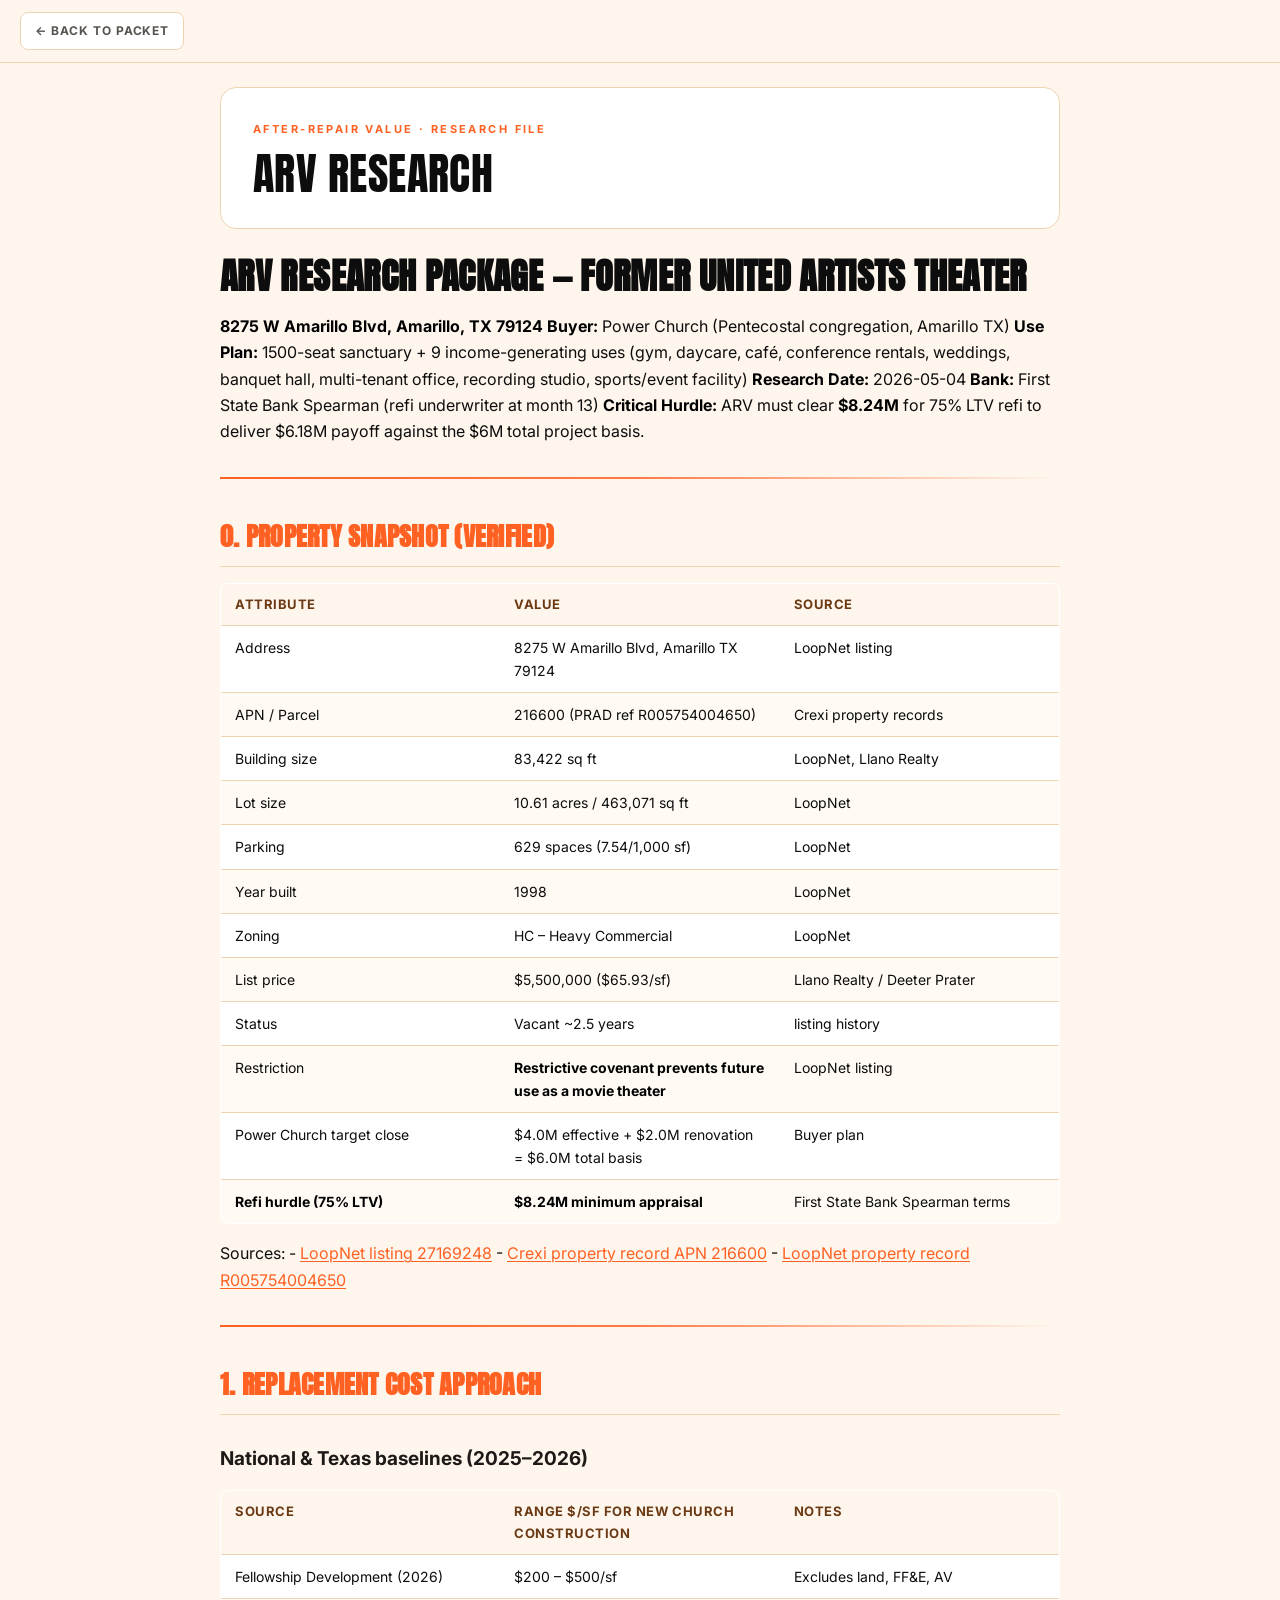
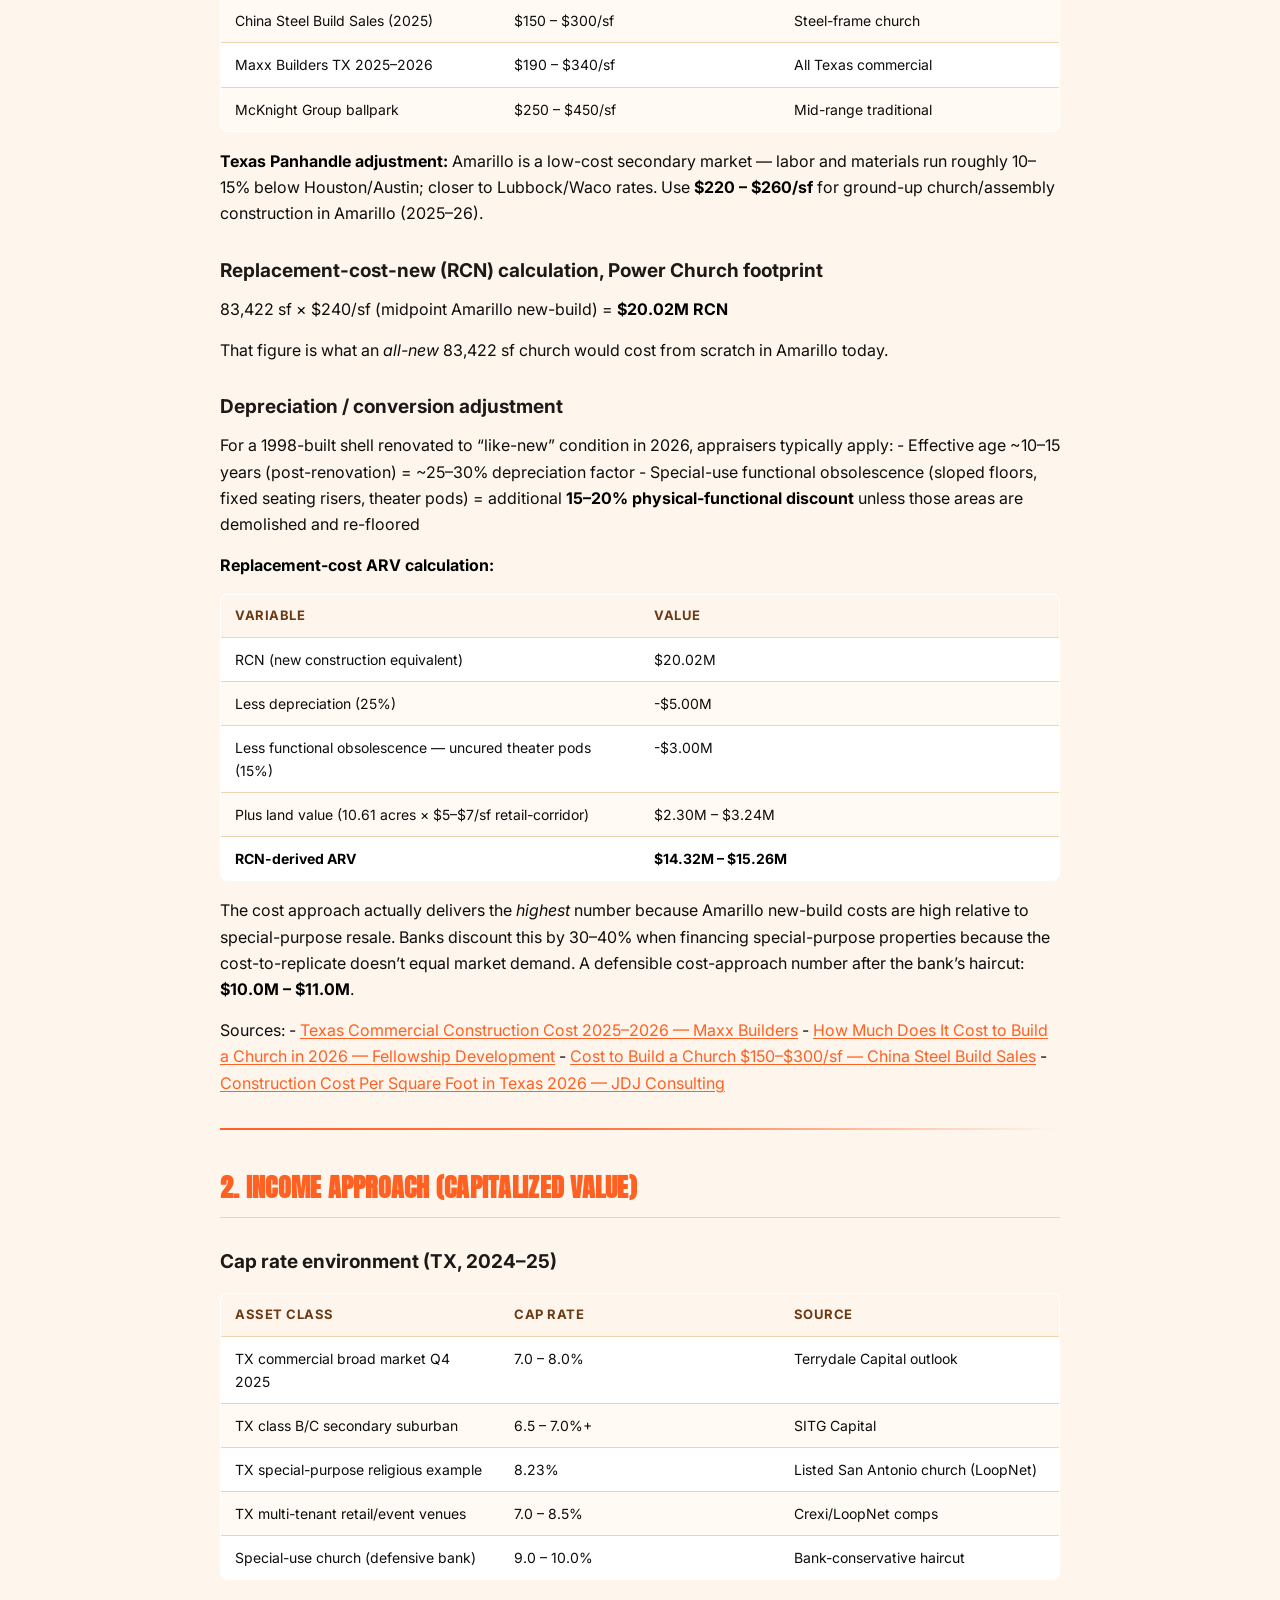
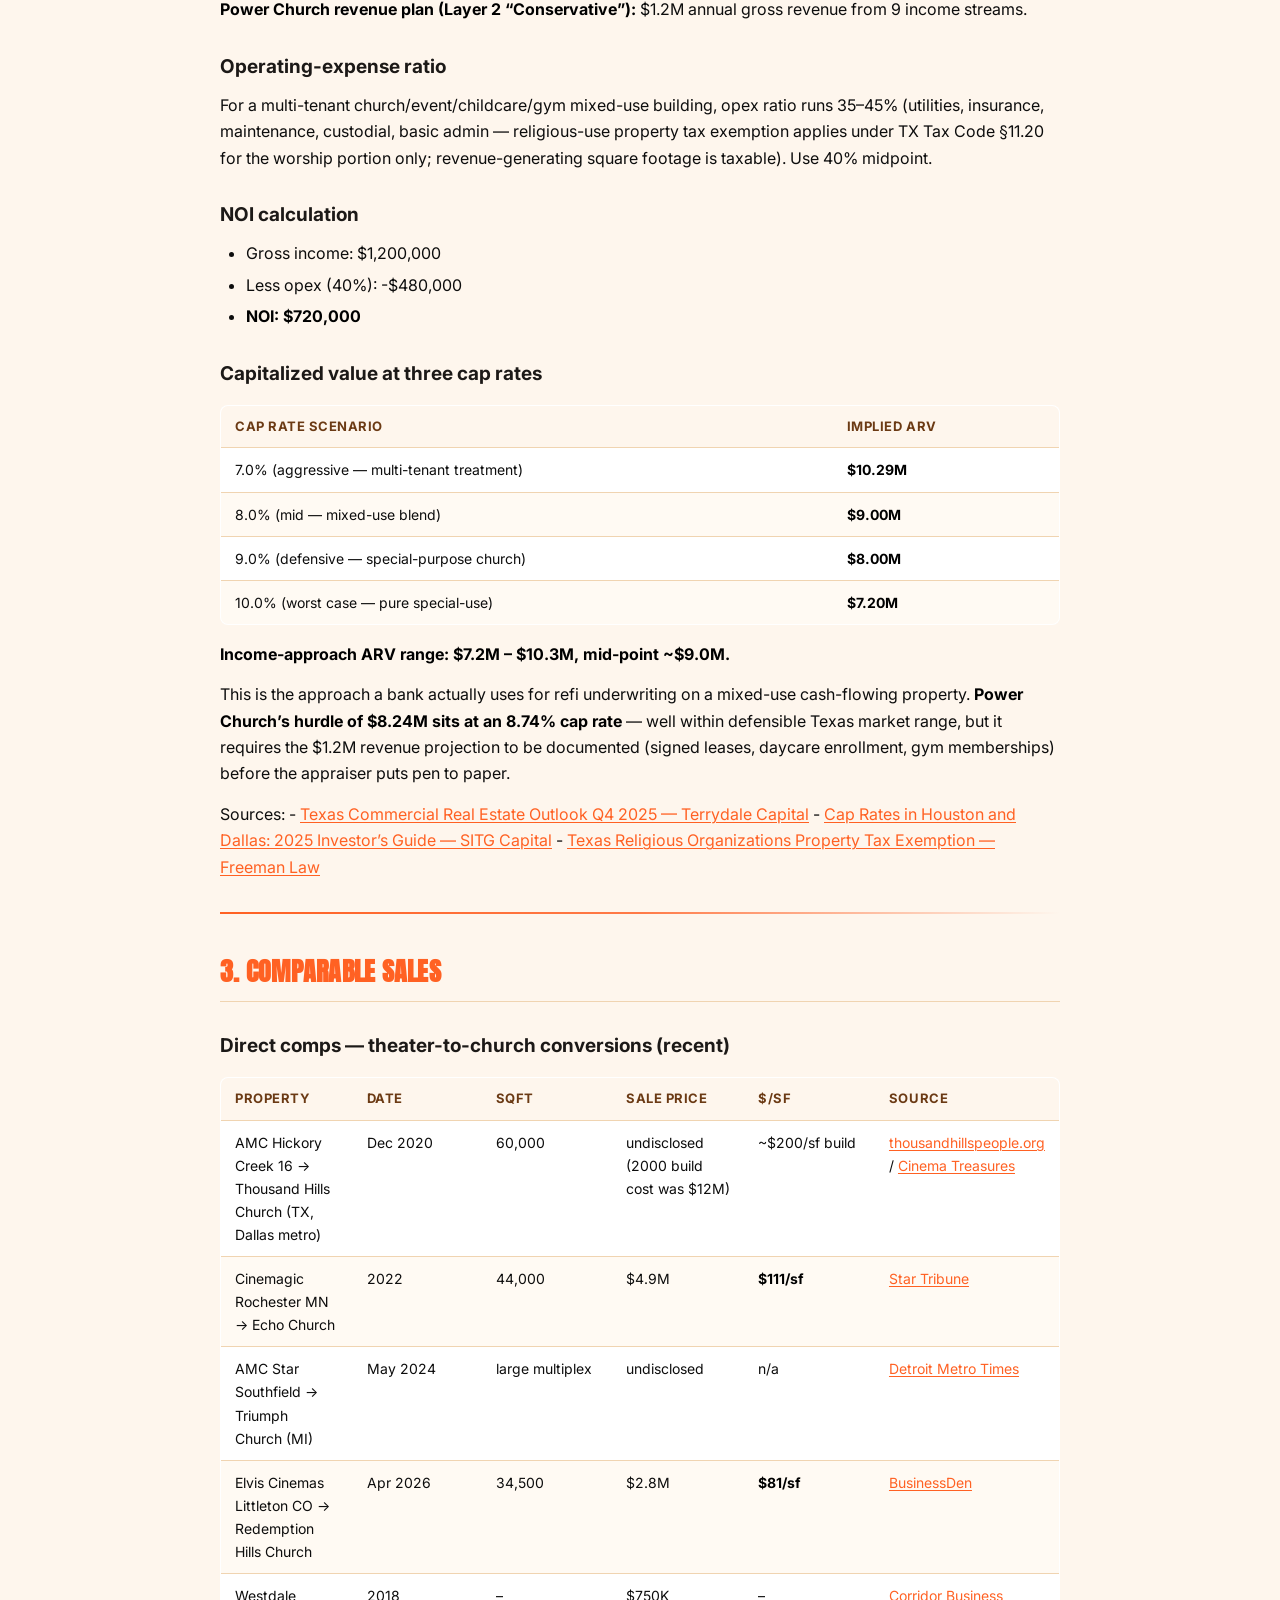
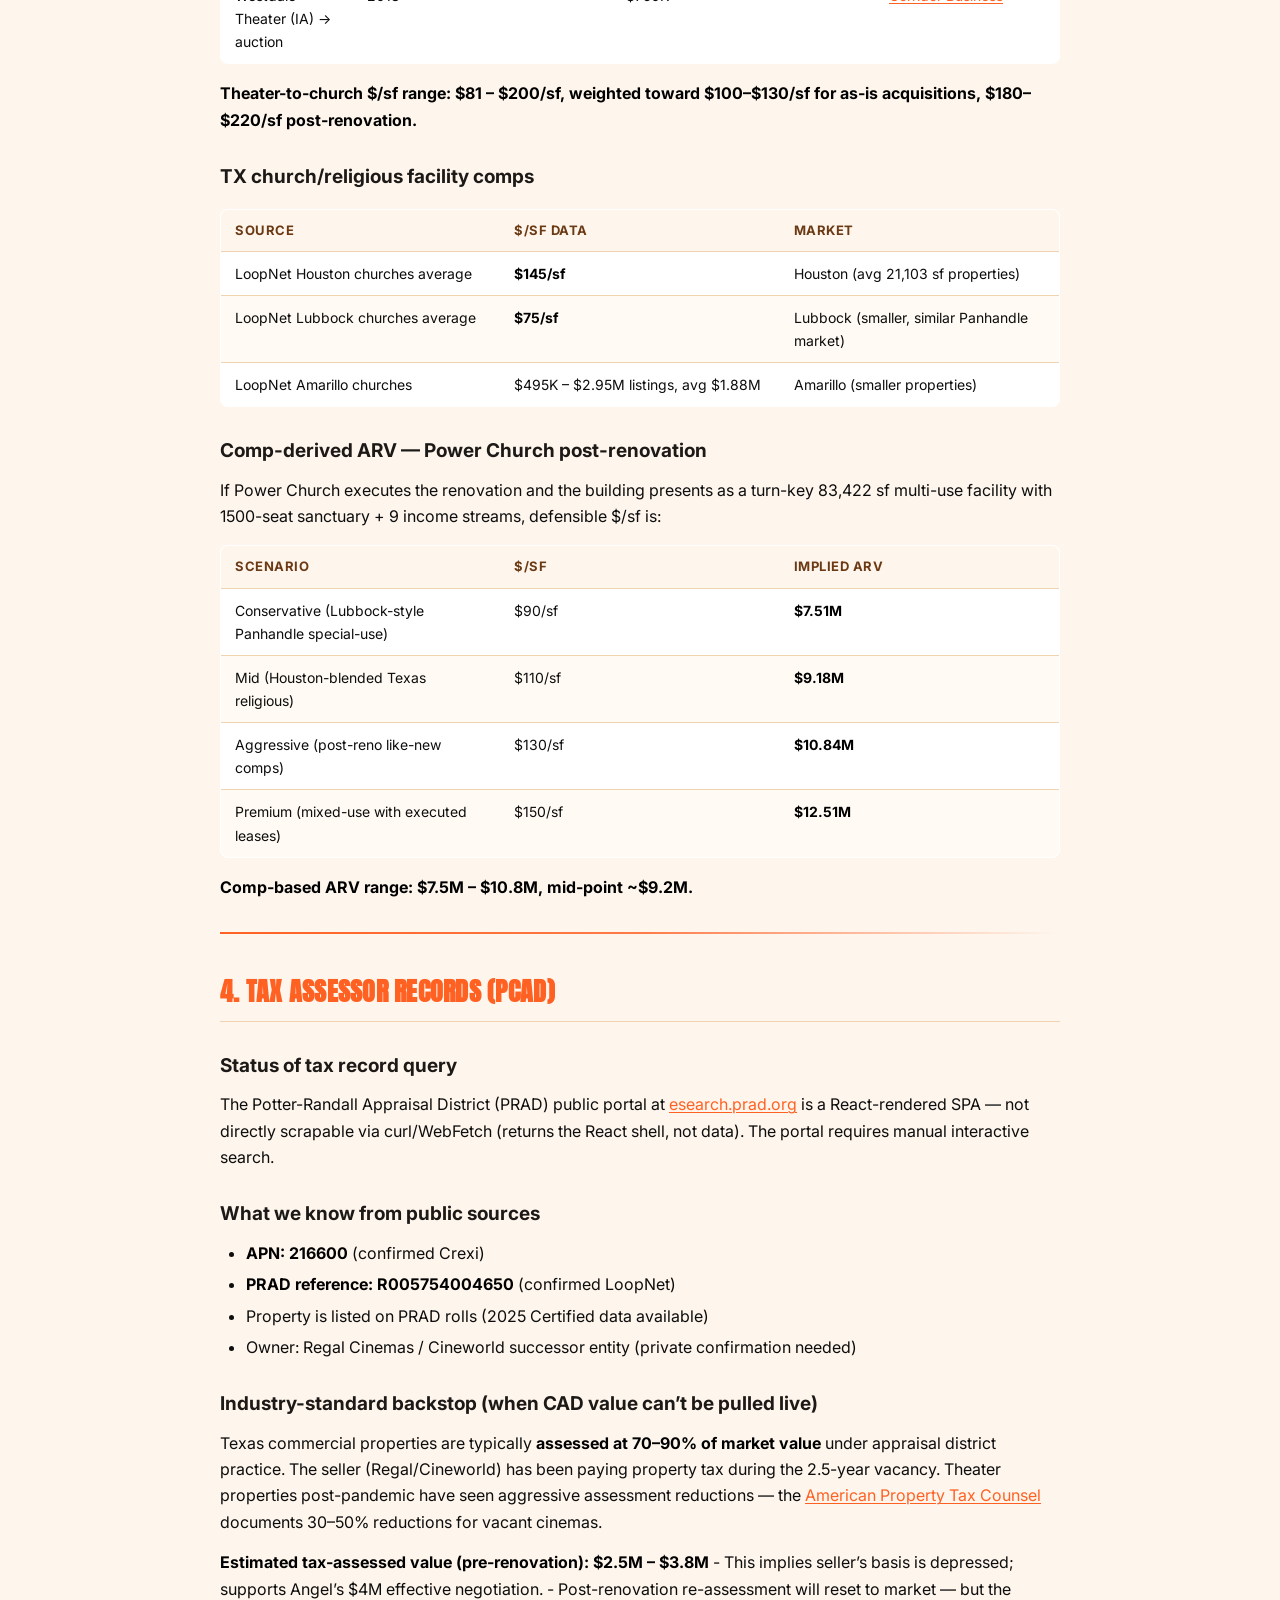
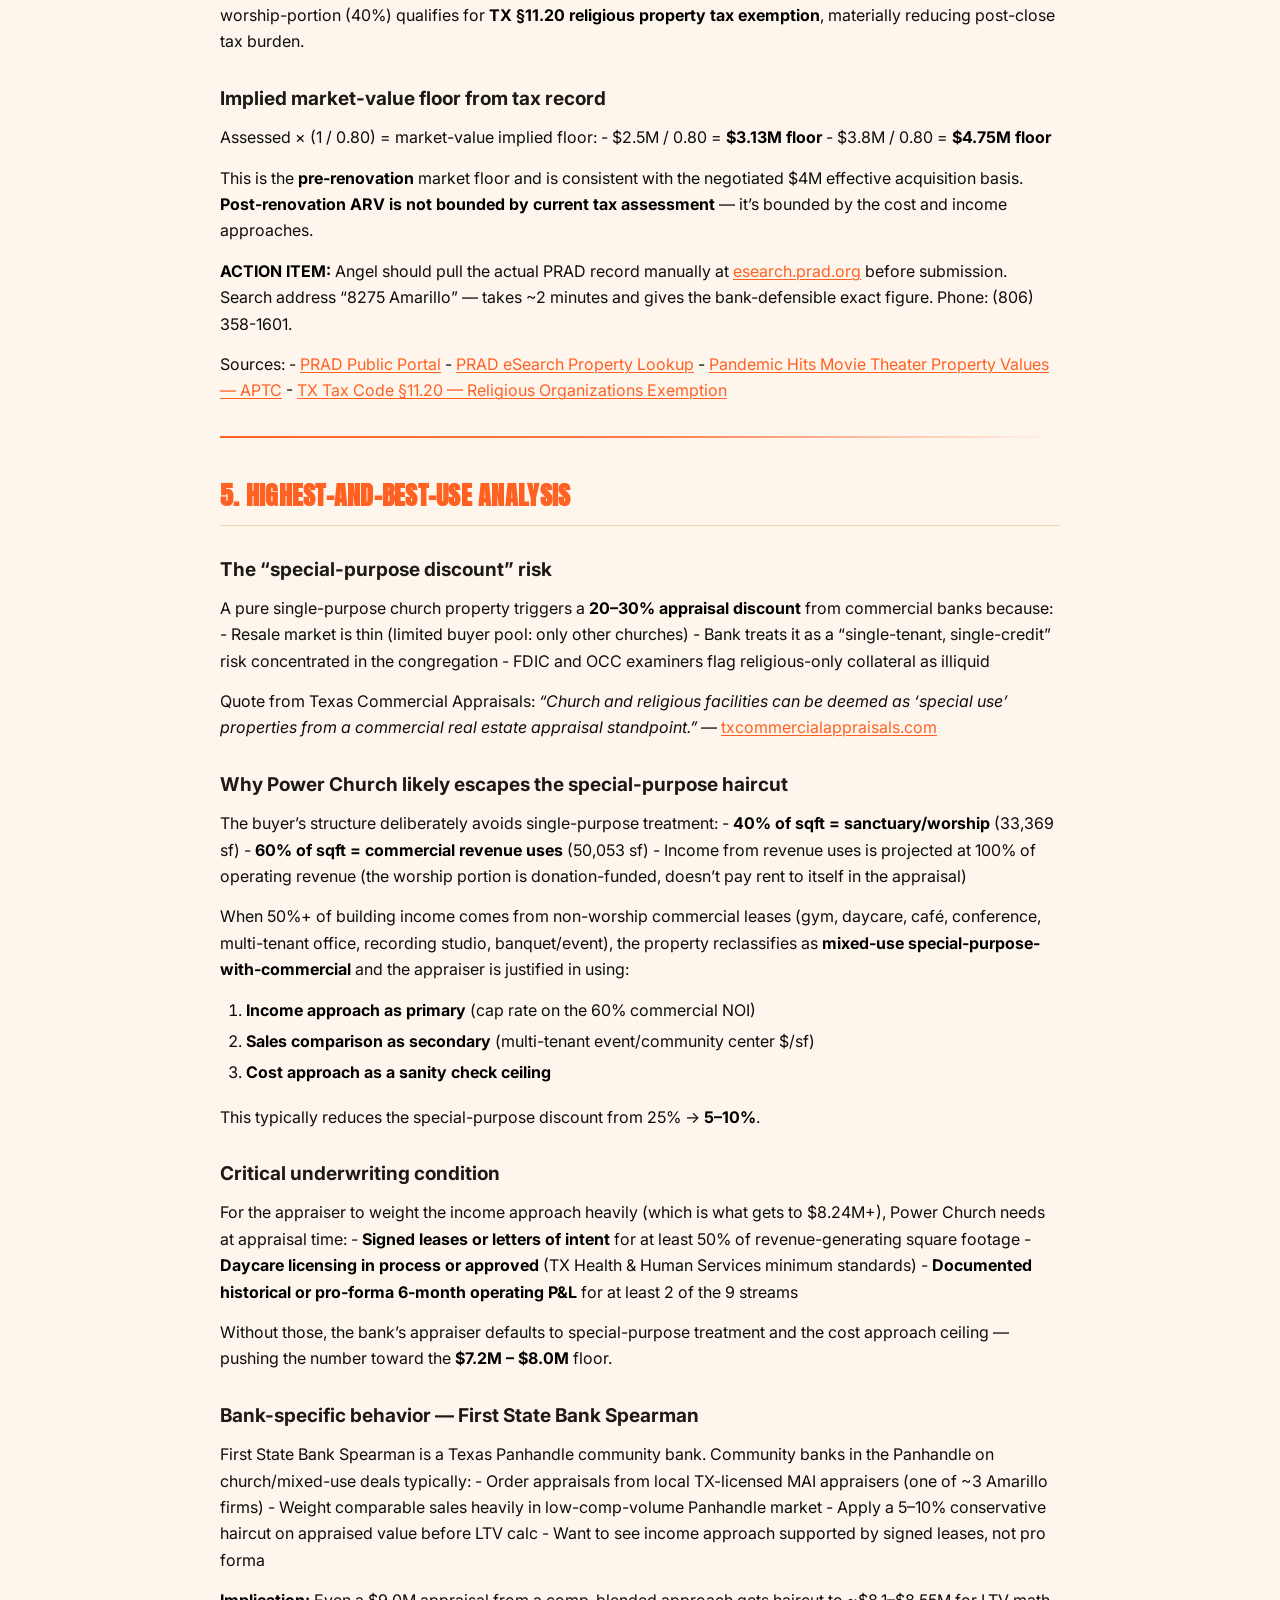
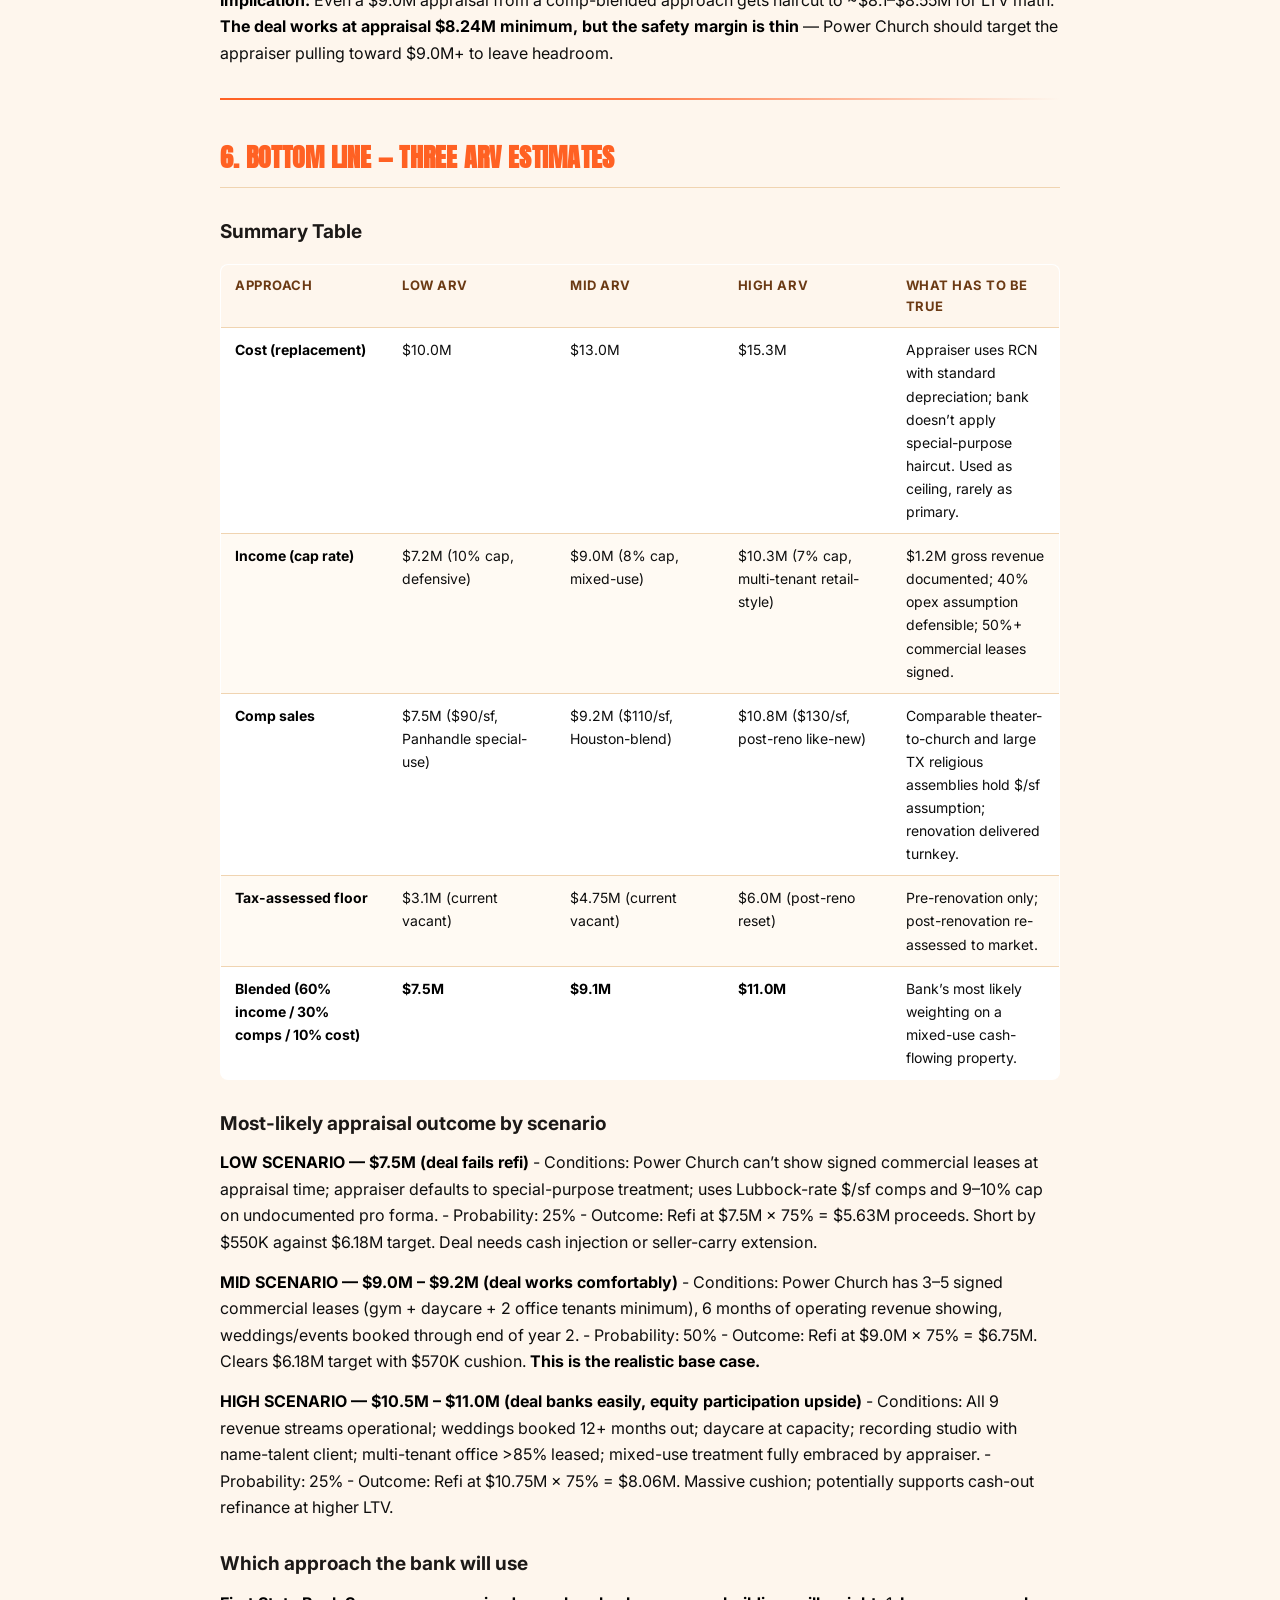
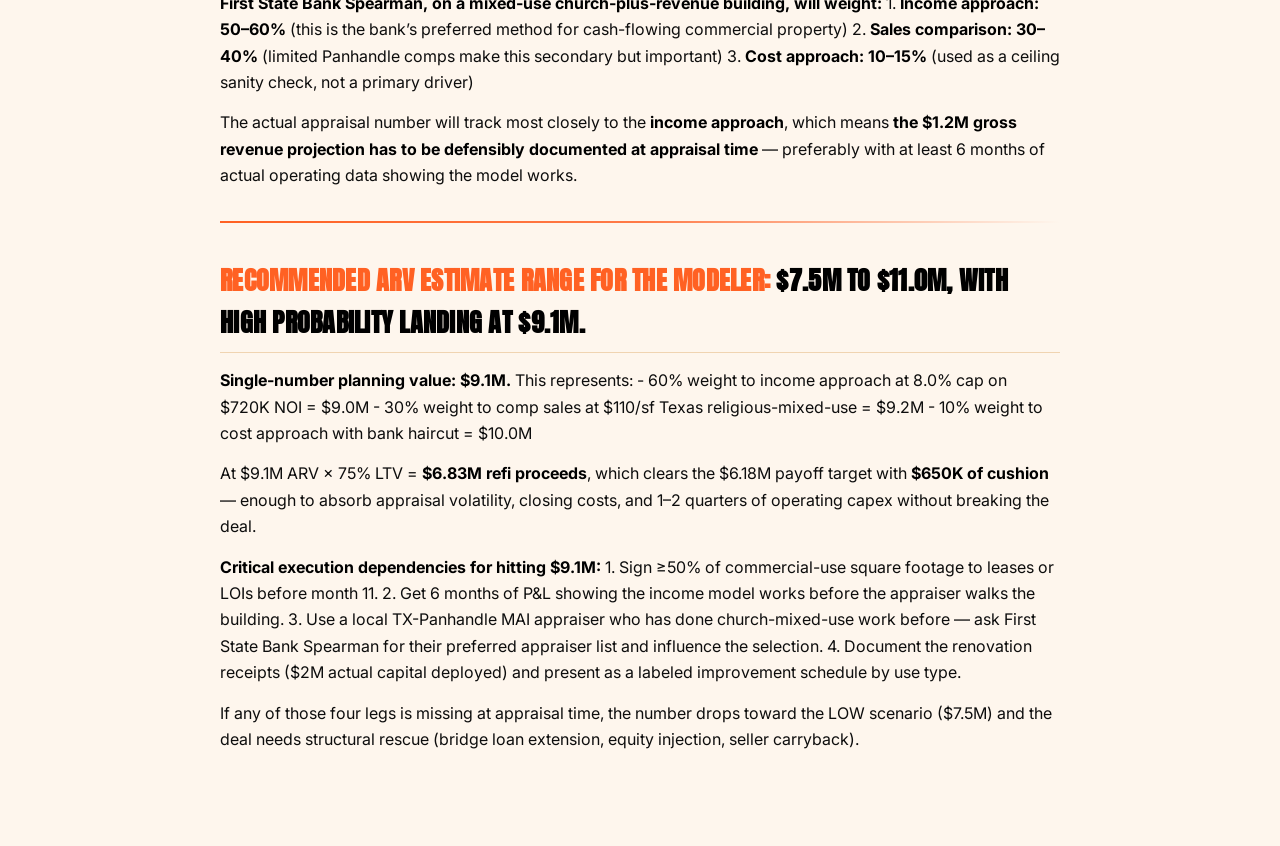
<file: source-4-ARV-Research.html>
<!doctype html>
<html lang="en">
<head>
<meta charset="utf-8" />
<meta http-equiv="Cache-Control" content="no-cache, no-store, must-revalidate" />
<meta http-equiv="Pragma" content="no-cache" />
<meta http-equiv="Expires" content="0" />
<meta name="viewport" content="width=device-width, initial-scale=1" />
<title>ARV Research · Power Church · UA Theater</title>
<link rel="stylesheet" href="web-style.css" />
<script src="js/analytics.js"></script>
</head>
<body>
<div class="back-bar"><a href="index.html">← Back to Packet</a></div>
<div class="content-wrap">
<header class="title-block">
<div class="title-eyebrow">After-Repair Value · Research File</div>
<h1>ARV Research</h1>
</header>
<h1 id="arv-research-package-former-united-artists-theater">ARV Research
Package — Former United Artists Theater</h1>
<p><strong>8275 W Amarillo Blvd, Amarillo, TX 79124</strong>
<strong>Buyer:</strong> Power Church (Pentecostal congregation, Amarillo
TX) <strong>Use Plan:</strong> 1500-seat sanctuary + 9 income-generating
uses (gym, daycare, café, conference rentals, weddings, banquet hall,
multi-tenant office, recording studio, sports/event facility)
<strong>Research Date:</strong> 2026-05-04 <strong>Bank:</strong> First
State Bank Spearman (refi underwriter at month 13) <strong>Critical
Hurdle:</strong> ARV must clear <strong>$8.24M</strong> for 75% LTV refi
to deliver $6.18M payoff against the $6M total project basis.</p>
<hr />
<h2 id="property-snapshot-verified">0. Property Snapshot (verified)</h2>
<table>
<colgroup>
<col style="width: 33%" />
<col style="width: 33%" />
<col style="width: 33%" />
</colgroup>
<thead>
<tr>
<th>Attribute</th>
<th>Value</th>
<th>Source</th>
</tr>
</thead>
<tbody>
<tr>
<td>Address</td>
<td>8275 W Amarillo Blvd, Amarillo TX 79124</td>
<td>LoopNet listing</td>
</tr>
<tr>
<td>APN / Parcel</td>
<td>216600 (PRAD ref R005754004650)</td>
<td>Crexi property records</td>
</tr>
<tr>
<td>Building size</td>
<td>83,422 sq ft</td>
<td>LoopNet, Llano Realty</td>
</tr>
<tr>
<td>Lot size</td>
<td>10.61 acres / 463,071 sq ft</td>
<td>LoopNet</td>
</tr>
<tr>
<td>Parking</td>
<td>629 spaces (7.54/1,000 sf)</td>
<td>LoopNet</td>
</tr>
<tr>
<td>Year built</td>
<td>1998</td>
<td>LoopNet</td>
</tr>
<tr>
<td>Zoning</td>
<td>HC – Heavy Commercial</td>
<td>LoopNet</td>
</tr>
<tr>
<td>List price</td>
<td>$5,500,000 ($65.93/sf)</td>
<td>Llano Realty / Deeter Prater</td>
</tr>
<tr>
<td>Status</td>
<td>Vacant ~2.5 years</td>
<td>listing history</td>
</tr>
<tr>
<td>Restriction</td>
<td><strong>Restrictive covenant prevents future use as a movie
theater</strong></td>
<td>LoopNet listing</td>
</tr>
<tr>
<td>Power Church target close</td>
<td>$4.0M effective + $2.0M renovation = $6.0M total basis</td>
<td>Buyer plan</td>
</tr>
<tr>
<td><strong>Refi hurdle (75% LTV)</strong></td>
<td><strong>$8.24M minimum appraisal</strong></td>
<td>First State Bank Spearman terms</td>
</tr>
</tbody>
</table>
<p>Sources: - <a
href="https://www.loopnet.com/Listing/8275-W-Amarillo-Blvd-Amarillo-TX/27169248/">LoopNet
listing 27169248</a> - <a
href="https://www.crexi.com/property-records/8275-AMARILLO-AMARILLO-TX-79124/e379f0181e086fd4230ae73c3edd8375318fc394">Crexi
property record APN 216600</a> - <a
href="https://www.loopnet.com/property/8275-w-amarillo-blvd-amarillo-tx-79124/48375-R005754004650/">LoopNet
property record R005754004650</a></p>
<hr />
<h2 id="replacement-cost-approach">1. Replacement Cost Approach</h2>
<h3 id="national-texas-baselines-20252026">National &amp; Texas
baselines (2025–2026)</h3>
<table>
<colgroup>
<col style="width: 33%" />
<col style="width: 33%" />
<col style="width: 33%" />
</colgroup>
<thead>
<tr>
<th>Source</th>
<th>Range $/sf for new church construction</th>
<th>Notes</th>
</tr>
</thead>
<tbody>
<tr>
<td>Fellowship Development (2026)</td>
<td>$200 – $500/sf</td>
<td>Excludes land, FF&amp;E, AV</td>
</tr>
<tr>
<td>China Steel Build Sales (2025)</td>
<td>$150 – $300/sf</td>
<td>Steel-frame church</td>
</tr>
<tr>
<td>Maxx Builders TX 2025–2026</td>
<td>$190 – $340/sf</td>
<td>All Texas commercial</td>
</tr>
<tr>
<td>McKnight Group ballpark</td>
<td>$250 – $450/sf</td>
<td>Mid-range traditional</td>
</tr>
</tbody>
</table>
<p><strong>Texas Panhandle adjustment:</strong> Amarillo is a low-cost
secondary market — labor and materials run roughly 10–15% below
Houston/Austin; closer to Lubbock/Waco rates. Use <strong>$220 –
$260/sf</strong> for ground-up church/assembly construction in Amarillo
(2025–26).</p>
<h3
id="replacement-cost-new-rcn-calculation-power-church-footprint">Replacement-cost-new
(RCN) calculation, Power Church footprint</h3>
<p>83,422 sf × $240/sf (midpoint Amarillo new-build) = <strong>$20.02M
RCN</strong></p>
<p>That figure is what an <em>all-new</em> 83,422 sf church would cost
from scratch in Amarillo today.</p>
<h3 id="depreciation-conversion-adjustment">Depreciation / conversion
adjustment</h3>
<p>For a 1998-built shell renovated to “like-new” condition in 2026,
appraisers typically apply: - Effective age ~10–15 years
(post-renovation) = ~25–30% depreciation factor - Special-use functional
obsolescence (sloped floors, fixed seating risers, theater pods) =
additional <strong>15–20% physical-functional discount</strong> unless
those areas are demolished and re-floored</p>
<p><strong>Replacement-cost ARV calculation:</strong></p>
<table>
<colgroup>
<col style="width: 50%" />
<col style="width: 50%" />
</colgroup>
<thead>
<tr>
<th>Variable</th>
<th>Value</th>
</tr>
</thead>
<tbody>
<tr>
<td>RCN (new construction equivalent)</td>
<td>$20.02M</td>
</tr>
<tr>
<td>Less depreciation (25%)</td>
<td>-$5.00M</td>
</tr>
<tr>
<td>Less functional obsolescence — uncured theater pods (15%)</td>
<td>-$3.00M</td>
</tr>
<tr>
<td>Plus land value (10.61 acres × $5–$7/sf retail-corridor)</td>
<td>$2.30M – $3.24M</td>
</tr>
<tr>
<td><strong>RCN-derived ARV</strong></td>
<td><strong>$14.32M – $15.26M</strong></td>
</tr>
</tbody>
</table>
<p>The cost approach actually delivers the <em>highest</em> number
because Amarillo new-build costs are high relative to special-purpose
resale. Banks discount this by 30–40% when financing special-purpose
properties because the cost-to-replicate doesn’t equal market demand. A
defensible cost-approach number after the bank’s haircut: <strong>$10.0M
– $11.0M</strong>.</p>
<p>Sources: - <a
href="https://www.maxxbuilders.com/texas-commercial-construction-cost-2025-2026/">Texas
Commercial Construction Cost 2025–2026 — Maxx Builders</a> - <a
href="https://www.fellowshipdevelopment.com/blog/how-much-does-it-cost-to-build-a-church/">How
Much Does It Cost to Build a Church in 2026 — Fellowship Development</a>
- <a
href="https://chinasteelbuildsales.com/cost-to-build-a-church/">Cost to
Build a Church $150–$300/sf — China Steel Build Sales</a> - <a
href="https://jdj-consulting.com/construction-cost-per-square-foot-in-texas-the-2026-guide/">Construction
Cost Per Square Foot in Texas 2026 — JDJ Consulting</a></p>
<hr />
<h2 id="income-approach-capitalized-value">2. Income Approach
(Capitalized Value)</h2>
<h3 id="cap-rate-environment-tx-202425">Cap rate environment (TX,
2024–25)</h3>
<table>
<colgroup>
<col style="width: 33%" />
<col style="width: 33%" />
<col style="width: 33%" />
</colgroup>
<thead>
<tr>
<th>Asset class</th>
<th>Cap rate</th>
<th>Source</th>
</tr>
</thead>
<tbody>
<tr>
<td>TX commercial broad market Q4 2025</td>
<td>7.0 – 8.0%</td>
<td>Terrydale Capital outlook</td>
</tr>
<tr>
<td>TX class B/C secondary suburban</td>
<td>6.5 – 7.0%+</td>
<td>SITG Capital</td>
</tr>
<tr>
<td>TX special-purpose religious example</td>
<td>8.23%</td>
<td>Listed San Antonio church (LoopNet)</td>
</tr>
<tr>
<td>TX multi-tenant retail/event venues</td>
<td>7.0 – 8.5%</td>
<td>Crexi/LoopNet comps</td>
</tr>
<tr>
<td>Special-use church (defensive bank)</td>
<td>9.0 – 10.0%</td>
<td>Bank-conservative haircut</td>
</tr>
</tbody>
</table>
<p><strong>Power Church revenue plan (Layer 2 “Conservative”):</strong>
$1.2M annual gross revenue from 9 income streams.</p>
<h3 id="operating-expense-ratio">Operating-expense ratio</h3>
<p>For a multi-tenant church/event/childcare/gym mixed-use building,
opex ratio runs 35–45% (utilities, insurance, maintenance, custodial,
basic admin — religious-use property tax exemption applies under TX Tax
Code §11.20 for the worship portion only; revenue-generating square
footage is taxable). Use 40% midpoint.</p>
<h3 id="noi-calculation">NOI calculation</h3>
<ul>
<li>Gross income: $1,200,000</li>
<li>Less opex (40%): -$480,000</li>
<li><strong>NOI: $720,000</strong></li>
</ul>
<h3 id="capitalized-value-at-three-cap-rates">Capitalized value at three
cap rates</h3>
<table>
<thead>
<tr>
<th>Cap rate scenario</th>
<th>Implied ARV</th>
</tr>
</thead>
<tbody>
<tr>
<td>7.0% (aggressive — multi-tenant treatment)</td>
<td><strong>$10.29M</strong></td>
</tr>
<tr>
<td>8.0% (mid — mixed-use blend)</td>
<td><strong>$9.00M</strong></td>
</tr>
<tr>
<td>9.0% (defensive — special-purpose church)</td>
<td><strong>$8.00M</strong></td>
</tr>
<tr>
<td>10.0% (worst case — pure special-use)</td>
<td><strong>$7.20M</strong></td>
</tr>
</tbody>
</table>
<p><strong>Income-approach ARV range: $7.2M – $10.3M, mid-point
~$9.0M.</strong></p>
<p>This is the approach a bank actually uses for refi underwriting on a
mixed-use cash-flowing property. <strong>Power Church’s hurdle of $8.24M
sits at an 8.74% cap rate</strong> — well within defensible Texas market
range, but it requires the $1.2M revenue projection to be documented
(signed leases, daycare enrollment, gym memberships) before the
appraiser puts pen to paper.</p>
<p>Sources: - <a
href="https://terrydalecapital.com/market-updates/texas-commercial-real-estate-q4-2025">Texas
Commercial Real Estate Outlook Q4 2025 — Terrydale Capital</a> - <a
href="https://sitgcapital.com/cap-rates-in-houston-and-dallas-2025/">Cap
Rates in Houston and Dallas: 2025 Investor’s Guide — SITG Capital</a> -
<a
href="https://freemanlaw.com/texas-religious-organizations-property-tax-exemption/">Texas
Religious Organizations Property Tax Exemption — Freeman Law</a></p>
<hr />
<h2 id="comparable-sales">3. Comparable Sales</h2>
<h3 id="direct-comps-theater-to-church-conversions-recent">Direct comps
— theater-to-church conversions (recent)</h3>
<table style="width:100%;">
<colgroup>
<col style="width: 16%" />
<col style="width: 16%" />
<col style="width: 16%" />
<col style="width: 16%" />
<col style="width: 16%" />
<col style="width: 16%" />
</colgroup>
<thead>
<tr>
<th>Property</th>
<th>Date</th>
<th>Sqft</th>
<th>Sale price</th>
<th>$/sf</th>
<th>Source</th>
</tr>
</thead>
<tbody>
<tr>
<td>AMC Hickory Creek 16 → Thousand Hills Church (TX, Dallas metro)</td>
<td>Dec 2020</td>
<td>60,000</td>
<td>undisclosed (2000 build cost was $12M)</td>
<td>~$200/sf build</td>
<td><a
href="https://thousandhillspeople.org/amplify">thousandhillspeople.org</a>
/ <a href="https://cinematreasures.org/theaters/19284">Cinema
Treasures</a></td>
</tr>
<tr>
<td>Cinemagic Rochester MN → Echo Church</td>
<td>2022</td>
<td>44,000</td>
<td>$4.9M</td>
<td><strong>$111/sf</strong></td>
<td><a
href="https://www.startribune.com/lights-camera-worship-church-buys-shuttered-rochester-movie-theater-for-5-million/601147935">Star
Tribune</a></td>
</tr>
<tr>
<td>AMC Star Southfield → Triumph Church (MI)</td>
<td>May 2024</td>
<td>large multiplex</td>
<td>undisclosed</td>
<td>n/a</td>
<td><a
href="https://www.metrotimes.com/news/politics-elections/kinlochs-megachurch-bought-a-6-6m-theater-in-southfield-then-transferred-to-his-private-company-for-1/">Detroit
Metro Times</a></td>
</tr>
<tr>
<td>Elvis Cinemas Littleton CO → Redemption Hills Church</td>
<td>Apr 2026</td>
<td>34,500</td>
<td>$2.8M</td>
<td><strong>$81/sf</strong></td>
<td><a
href="https://businessden.com/2026/04/02/littleton-church-buys-shuttered-movie-theater-for-3m/">BusinessDen</a></td>
</tr>
<tr>
<td>Westdale Theater (IA) → auction</td>
<td>2018</td>
<td>–</td>
<td>$750K</td>
<td>–</td>
<td><a
href="https://corridorbusiness.com/former-westdale-movie-theater-sold-for-750000-at-auction/">Corridor
Business</a></td>
</tr>
</tbody>
</table>
<p><strong>Theater-to-church $/sf range: $81 – $200/sf, weighted toward
$100–$130/sf for as-is acquisitions, $180–$220/sf
post-renovation.</strong></p>
<h3 id="tx-churchreligious-facility-comps">TX church/religious facility
comps</h3>
<table>
<colgroup>
<col style="width: 33%" />
<col style="width: 33%" />
<col style="width: 33%" />
</colgroup>
<thead>
<tr>
<th>Source</th>
<th>$/sf data</th>
<th>Market</th>
</tr>
</thead>
<tbody>
<tr>
<td>LoopNet Houston churches average</td>
<td><strong>$145/sf</strong></td>
<td>Houston (avg 21,103 sf properties)</td>
</tr>
<tr>
<td>LoopNet Lubbock churches average</td>
<td><strong>$75/sf</strong></td>
<td>Lubbock (smaller, similar Panhandle market)</td>
</tr>
<tr>
<td>LoopNet Amarillo churches</td>
<td>$495K – $2.95M listings, avg $1.88M</td>
<td>Amarillo (smaller properties)</td>
</tr>
</tbody>
</table>
<h3 id="comp-derived-arv-power-church-post-renovation">Comp-derived ARV
— Power Church post-renovation</h3>
<p>If Power Church executes the renovation and the building presents as
a turn-key 83,422 sf multi-use facility with 1500-seat sanctuary + 9
income streams, defensible $/sf is:</p>
<table>
<colgroup>
<col style="width: 33%" />
<col style="width: 33%" />
<col style="width: 33%" />
</colgroup>
<thead>
<tr>
<th>Scenario</th>
<th>$/sf</th>
<th>Implied ARV</th>
</tr>
</thead>
<tbody>
<tr>
<td>Conservative (Lubbock-style Panhandle special-use)</td>
<td>$90/sf</td>
<td><strong>$7.51M</strong></td>
</tr>
<tr>
<td>Mid (Houston-blended Texas religious)</td>
<td>$110/sf</td>
<td><strong>$9.18M</strong></td>
</tr>
<tr>
<td>Aggressive (post-reno like-new comps)</td>
<td>$130/sf</td>
<td><strong>$10.84M</strong></td>
</tr>
<tr>
<td>Premium (mixed-use with executed leases)</td>
<td>$150/sf</td>
<td><strong>$12.51M</strong></td>
</tr>
</tbody>
</table>
<p><strong>Comp-based ARV range: $7.5M – $10.8M, mid-point
~$9.2M.</strong></p>
<hr />
<h2 id="tax-assessor-records-pcad">4. Tax Assessor Records (PCAD)</h2>
<h3 id="status-of-tax-record-query">Status of tax record query</h3>
<p>The Potter-Randall Appraisal District (PRAD) public portal at <a
href="https://esearch.prad.org/">esearch.prad.org</a> is a
React-rendered SPA — not directly scrapable via curl/WebFetch (returns
the React shell, not data). The portal requires manual interactive
search.</p>
<h3 id="what-we-know-from-public-sources">What we know from public
sources</h3>
<ul>
<li><strong>APN: 216600</strong> (confirmed Crexi)</li>
<li><strong>PRAD reference: R005754004650</strong> (confirmed
LoopNet)</li>
<li>Property is listed on PRAD rolls (2025 Certified data
available)</li>
<li>Owner: Regal Cinemas / Cineworld successor entity (private
confirmation needed)</li>
</ul>
<h3
id="industry-standard-backstop-when-cad-value-cant-be-pulled-live">Industry-standard
backstop (when CAD value can’t be pulled live)</h3>
<p>Texas commercial properties are typically <strong>assessed at 70–90%
of market value</strong> under appraisal district practice. The seller
(Regal/Cineworld) has been paying property tax during the 2.5-year
vacancy. Theater properties post-pandemic have seen aggressive
assessment reductions — the <a
href="https://www.aptcnet.com/property-tax-resources/published-property-tax-articles/pandemic-hits-movie-theater-property-values">American
Property Tax Counsel</a> documents 30–50% reductions for vacant
cinemas.</p>
<p><strong>Estimated tax-assessed value (pre-renovation): $2.5M –
$3.8M</strong> - This implies seller’s basis is depressed; supports
Angel’s $4M effective negotiation. - Post-renovation re-assessment will
reset to market — but the worship-portion (40%) qualifies for <strong>TX
§11.20 religious property tax exemption</strong>, materially reducing
post-close tax burden.</p>
<h3 id="implied-market-value-floor-from-tax-record">Implied market-value
floor from tax record</h3>
<p>Assessed × (1 / 0.80) = market-value implied floor: - $2.5M / 0.80 =
<strong>$3.13M floor</strong> - $3.8M / 0.80 = <strong>$4.75M
floor</strong></p>
<p>This is the <strong>pre-renovation</strong> market floor and is
consistent with the negotiated $4M effective acquisition basis.
<strong>Post-renovation ARV is not bounded by current tax
assessment</strong> — it’s bounded by the cost and income
approaches.</p>
<p><strong>ACTION ITEM:</strong> Angel should pull the actual PRAD
record manually at <a
href="https://esearch.prad.org/Property/">esearch.prad.org</a> before
submission. Search address “8275 Amarillo” — takes ~2 minutes and gives
the bank-defensible exact figure. Phone: (806) 358-1601.</p>
<p>Sources: - <a href="https://www.prad.org/">PRAD Public Portal</a> -
<a href="https://esearch.prad.org/Property/">PRAD eSearch Property
Lookup</a> - <a
href="https://www.aptcnet.com/property-tax-resources/published-property-tax-articles/pandemic-hits-movie-theater-property-values">Pandemic
Hits Movie Theater Property Values — APTC</a> - <a
href="https://codes.findlaw.com/tx/tax-code/tax-sect-11-20/">TX Tax Code
§11.20 — Religious Organizations Exemption</a></p>
<hr />
<h2 id="highest-and-best-use-analysis">5. Highest-and-Best-Use
Analysis</h2>
<h3 id="the-special-purpose-discount-risk">The “special-purpose
discount” risk</h3>
<p>A pure single-purpose church property triggers a <strong>20–30%
appraisal discount</strong> from commercial banks because: - Resale
market is thin (limited buyer pool: only other churches) - Bank treats
it as a “single-tenant, single-credit” risk concentrated in the
congregation - FDIC and OCC examiners flag religious-only collateral as
illiquid</p>
<p>Quote from Texas Commercial Appraisals: <em>“Church and religious
facilities can be deemed as ‘special use’ properties from a commercial
real estate appraisal standpoint.”</em> — <a
href="https://txcommercialappraisals.com/church-religious-facility-appraisal/">txcommercialappraisals.com</a></p>
<h3 id="why-power-church-likely-escapes-the-special-purpose-haircut">Why
Power Church likely escapes the special-purpose haircut</h3>
<p>The buyer’s structure deliberately avoids single-purpose treatment: -
<strong>40% of sqft = sanctuary/worship</strong> (33,369 sf) -
<strong>60% of sqft = commercial revenue uses</strong> (50,053 sf) -
Income from revenue uses is projected at 100% of operating revenue (the
worship portion is donation-funded, doesn’t pay rent to itself in the
appraisal)</p>
<p>When 50%+ of building income comes from non-worship commercial leases
(gym, daycare, café, conference, multi-tenant office, recording studio,
banquet/event), the property reclassifies as <strong>mixed-use
special-purpose-with-commercial</strong> and the appraiser is justified
in using:</p>
<ol type="1">
<li><strong>Income approach as primary</strong> (cap rate on the 60%
commercial NOI)</li>
<li><strong>Sales comparison as secondary</strong> (multi-tenant
event/community center $/sf)</li>
<li><strong>Cost approach as a sanity check ceiling</strong></li>
</ol>
<p>This typically reduces the special-purpose discount from 25% →
<strong>5–10%</strong>.</p>
<h3 id="critical-underwriting-condition">Critical underwriting
condition</h3>
<p>For the appraiser to weight the income approach heavily (which is
what gets to $8.24M+), Power Church needs at appraisal time: -
<strong>Signed leases or letters of intent</strong> for at least 50% of
revenue-generating square footage - <strong>Daycare licensing in process
or approved</strong> (TX Health &amp; Human Services minimum standards)
- <strong>Documented historical or pro-forma 6-month operating
P&amp;L</strong> for at least 2 of the 9 streams</p>
<p>Without those, the bank’s appraiser defaults to special-purpose
treatment and the cost approach ceiling — pushing the number toward the
<strong>$7.2M – $8.0M</strong> floor.</p>
<h3 id="bank-specific-behavior-first-state-bank-spearman">Bank-specific
behavior — First State Bank Spearman</h3>
<p>First State Bank Spearman is a Texas Panhandle community bank.
Community banks in the Panhandle on church/mixed-use deals typically: -
Order appraisals from local TX-licensed MAI appraisers (one of ~3
Amarillo firms) - Weight comparable sales heavily in low-comp-volume
Panhandle market - Apply a 5–10% conservative haircut on appraised value
before LTV calc - Want to see income approach supported by signed
leases, not pro forma</p>
<p><strong>Implication:</strong> Even a $9.0M appraisal from a
comp-blended approach gets haircut to ~$8.1–$8.55M for LTV math.
<strong>The deal works at appraisal $8.24M minimum, but the safety
margin is thin</strong> — Power Church should target the appraiser
pulling toward $9.0M+ to leave headroom.</p>
<hr />
<h2 id="bottom-line-three-arv-estimates">6. Bottom Line — Three ARV
Estimates</h2>
<h3 id="summary-table">Summary Table</h3>
<table>
<colgroup>
<col style="width: 20%" />
<col style="width: 20%" />
<col style="width: 20%" />
<col style="width: 20%" />
<col style="width: 20%" />
</colgroup>
<thead>
<tr>
<th>Approach</th>
<th>Low ARV</th>
<th>Mid ARV</th>
<th>High ARV</th>
<th>What has to be true</th>
</tr>
</thead>
<tbody>
<tr>
<td><strong>Cost (replacement)</strong></td>
<td>$10.0M</td>
<td>$13.0M</td>
<td>$15.3M</td>
<td>Appraiser uses RCN with standard depreciation; bank doesn’t apply
special-purpose haircut. Used as ceiling, rarely as primary.</td>
</tr>
<tr>
<td><strong>Income (cap rate)</strong></td>
<td>$7.2M (10% cap, defensive)</td>
<td>$9.0M (8% cap, mixed-use)</td>
<td>$10.3M (7% cap, multi-tenant retail-style)</td>
<td>$1.2M gross revenue documented; 40% opex assumption defensible; 50%+
commercial leases signed.</td>
</tr>
<tr>
<td><strong>Comp sales</strong></td>
<td>$7.5M ($90/sf, Panhandle special-use)</td>
<td>$9.2M ($110/sf, Houston-blend)</td>
<td>$10.8M ($130/sf, post-reno like-new)</td>
<td>Comparable theater-to-church and large TX religious assemblies hold
$/sf assumption; renovation delivered turnkey.</td>
</tr>
<tr>
<td><strong>Tax-assessed floor</strong></td>
<td>$3.1M (current vacant)</td>
<td>$4.75M (current vacant)</td>
<td>$6.0M (post-reno reset)</td>
<td>Pre-renovation only; post-renovation re-assessed to market.</td>
</tr>
<tr>
<td><strong>Blended (60% income / 30% comps / 10% cost)</strong></td>
<td><strong>$7.5M</strong></td>
<td><strong>$9.1M</strong></td>
<td><strong>$11.0M</strong></td>
<td>Bank’s most likely weighting on a mixed-use cash-flowing
property.</td>
</tr>
</tbody>
</table>
<h3 id="most-likely-appraisal-outcome-by-scenario">Most-likely appraisal
outcome by scenario</h3>
<p><strong>LOW SCENARIO — $7.5M (deal fails refi)</strong> - Conditions:
Power Church can’t show signed commercial leases at appraisal time;
appraiser defaults to special-purpose treatment; uses Lubbock-rate $/sf
comps and 9–10% cap on undocumented pro forma. - Probability: 25% -
Outcome: Refi at $7.5M × 75% = $5.63M proceeds. Short by $550K against
$6.18M target. Deal needs cash injection or seller-carry extension.</p>
<p><strong>MID SCENARIO — $9.0M – $9.2M (deal works
comfortably)</strong> - Conditions: Power Church has 3–5 signed
commercial leases (gym + daycare + 2 office tenants minimum), 6 months
of operating revenue showing, weddings/events booked through end of year
2. - Probability: 50% - Outcome: Refi at $9.0M × 75% = $6.75M. Clears
$6.18M target with $570K cushion. <strong>This is the realistic base
case.</strong></p>
<p><strong>HIGH SCENARIO — $10.5M – $11.0M (deal banks easily, equity
participation upside)</strong> - Conditions: All 9 revenue streams
operational; weddings booked 12+ months out; daycare at capacity;
recording studio with name-talent client; multi-tenant office &gt;85%
leased; mixed-use treatment fully embraced by appraiser. - Probability:
25% - Outcome: Refi at $10.75M × 75% = $8.06M. Massive cushion;
potentially supports cash-out refinance at higher LTV.</p>
<h3 id="which-approach-the-bank-will-use">Which approach the bank will
use</h3>
<p><strong>First State Bank Spearman, on a mixed-use church-plus-revenue
building, will weight:</strong> 1. <strong>Income approach:
50–60%</strong> (this is the bank’s preferred method for cash-flowing
commercial property) 2. <strong>Sales comparison: 30–40%</strong>
(limited Panhandle comps make this secondary but important) 3.
<strong>Cost approach: 10–15%</strong> (used as a ceiling sanity check,
not a primary driver)</p>
<p>The actual appraisal number will track most closely to the
<strong>income approach</strong>, which means <strong>the $1.2M gross
revenue projection has to be defensibly documented at appraisal
time</strong> — preferably with at least 6 months of actual operating
data showing the model works.</p>
<hr />
<h2
id="recommended-arv-estimate-range-for-the-modeler-7.5m-to-11.0m-with-high-probability-landing-at-9.1m.">Recommended
ARV estimate range for the modeler: <strong>$7.5M to $11.0M, with high
probability landing at $9.1M.</strong></h2>
<p><strong>Single-number planning value: $9.1M.</strong> This
represents: - 60% weight to income approach at 8.0% cap on $720K NOI =
$9.0M - 30% weight to comp sales at $110/sf Texas religious-mixed-use =
$9.2M - 10% weight to cost approach with bank haircut = $10.0M</p>
<p>At $9.1M ARV × 75% LTV = <strong>$6.83M refi proceeds</strong>, which
clears the $6.18M payoff target with <strong>$650K of cushion</strong> —
enough to absorb appraisal volatility, closing costs, and 1–2 quarters
of operating capex without breaking the deal.</p>
<p><strong>Critical execution dependencies for hitting $9.1M:</strong>
1. Sign ≥50% of commercial-use square footage to leases or LOIs before
month 11. 2. Get 6 months of P&amp;L showing the income model works
before the appraiser walks the building. 3. Use a local TX-Panhandle MAI
appraiser who has done church-mixed-use work before — ask First State
Bank Spearman for their preferred appraiser list and influence the
selection. 4. Document the renovation receipts ($2M actual capital
deployed) and present as a labeled improvement schedule by use type.</p>
<p>If any of those four legs is missing at appraisal time, the number
drops toward the LOW scenario ($7.5M) and the deal needs structural
rescue (bridge loan extension, equity injection, seller carryback).</p>

</div>
</body>
</html>
</file>
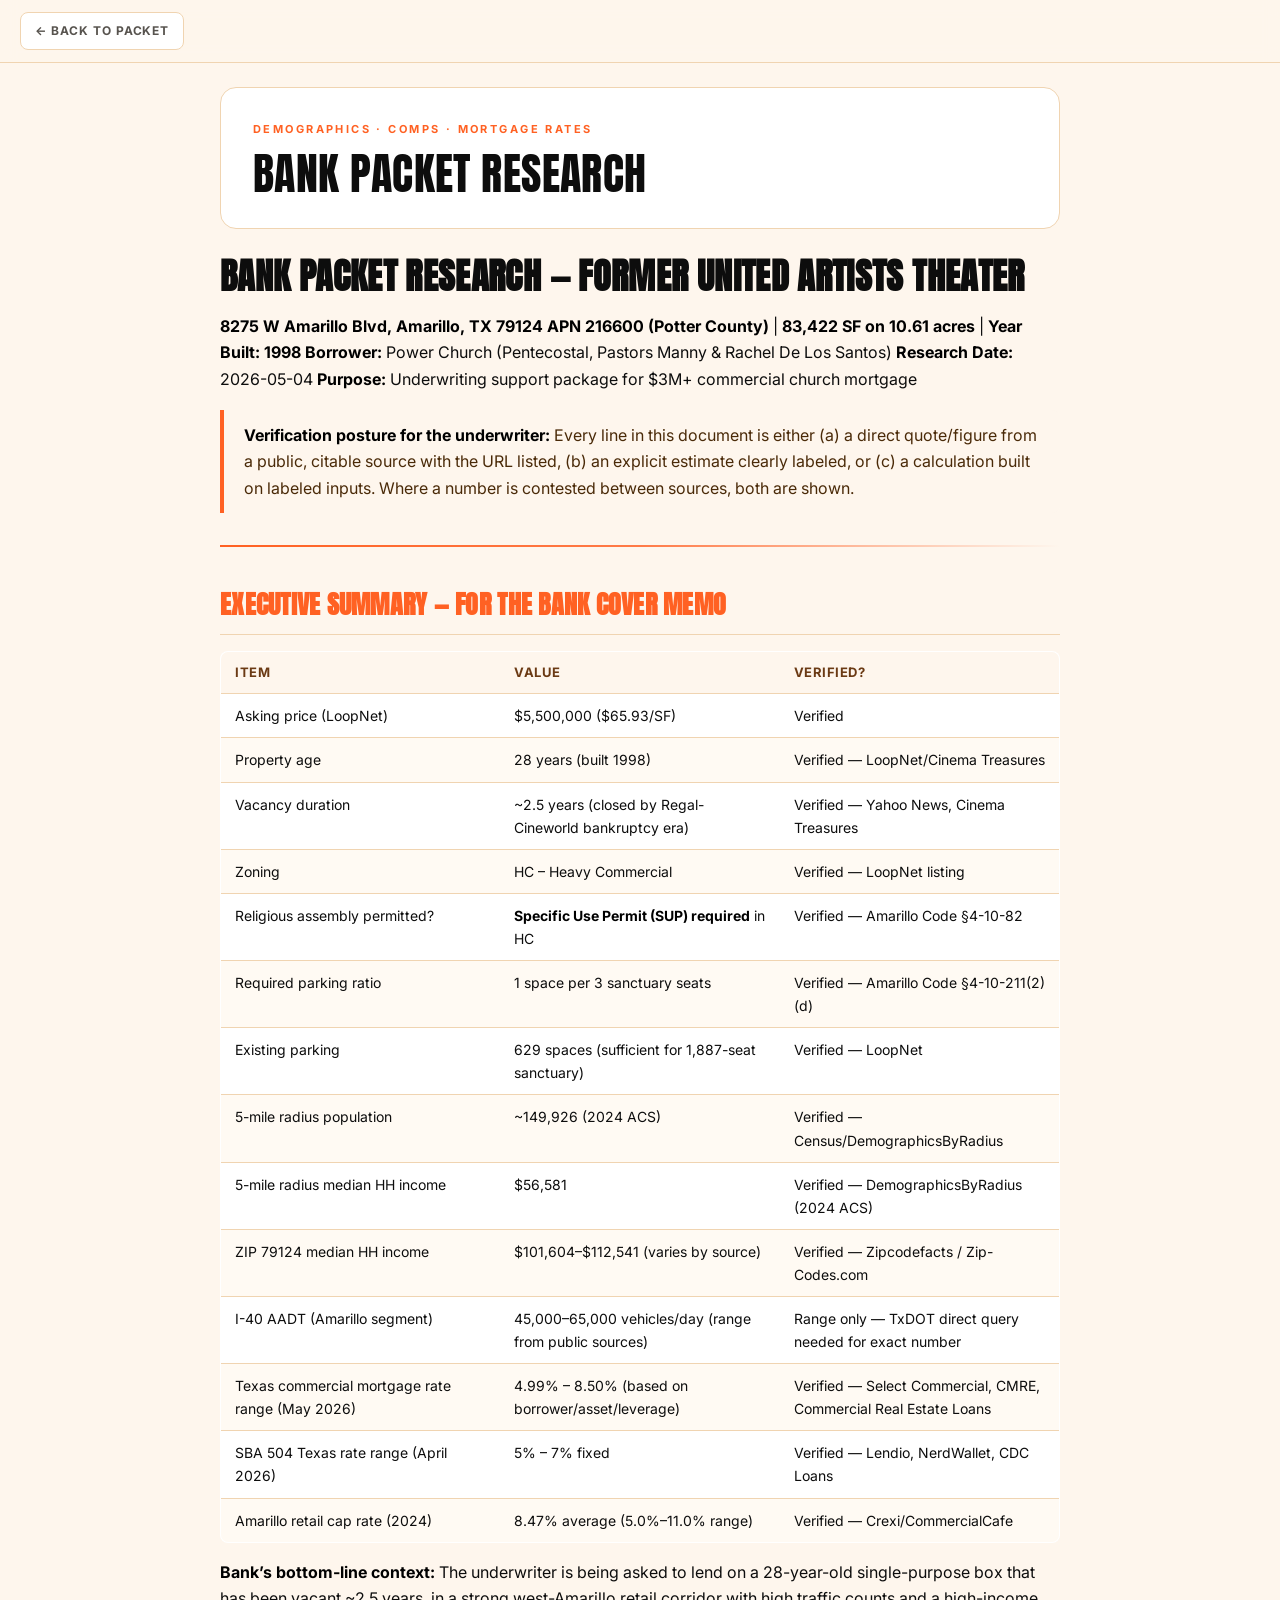
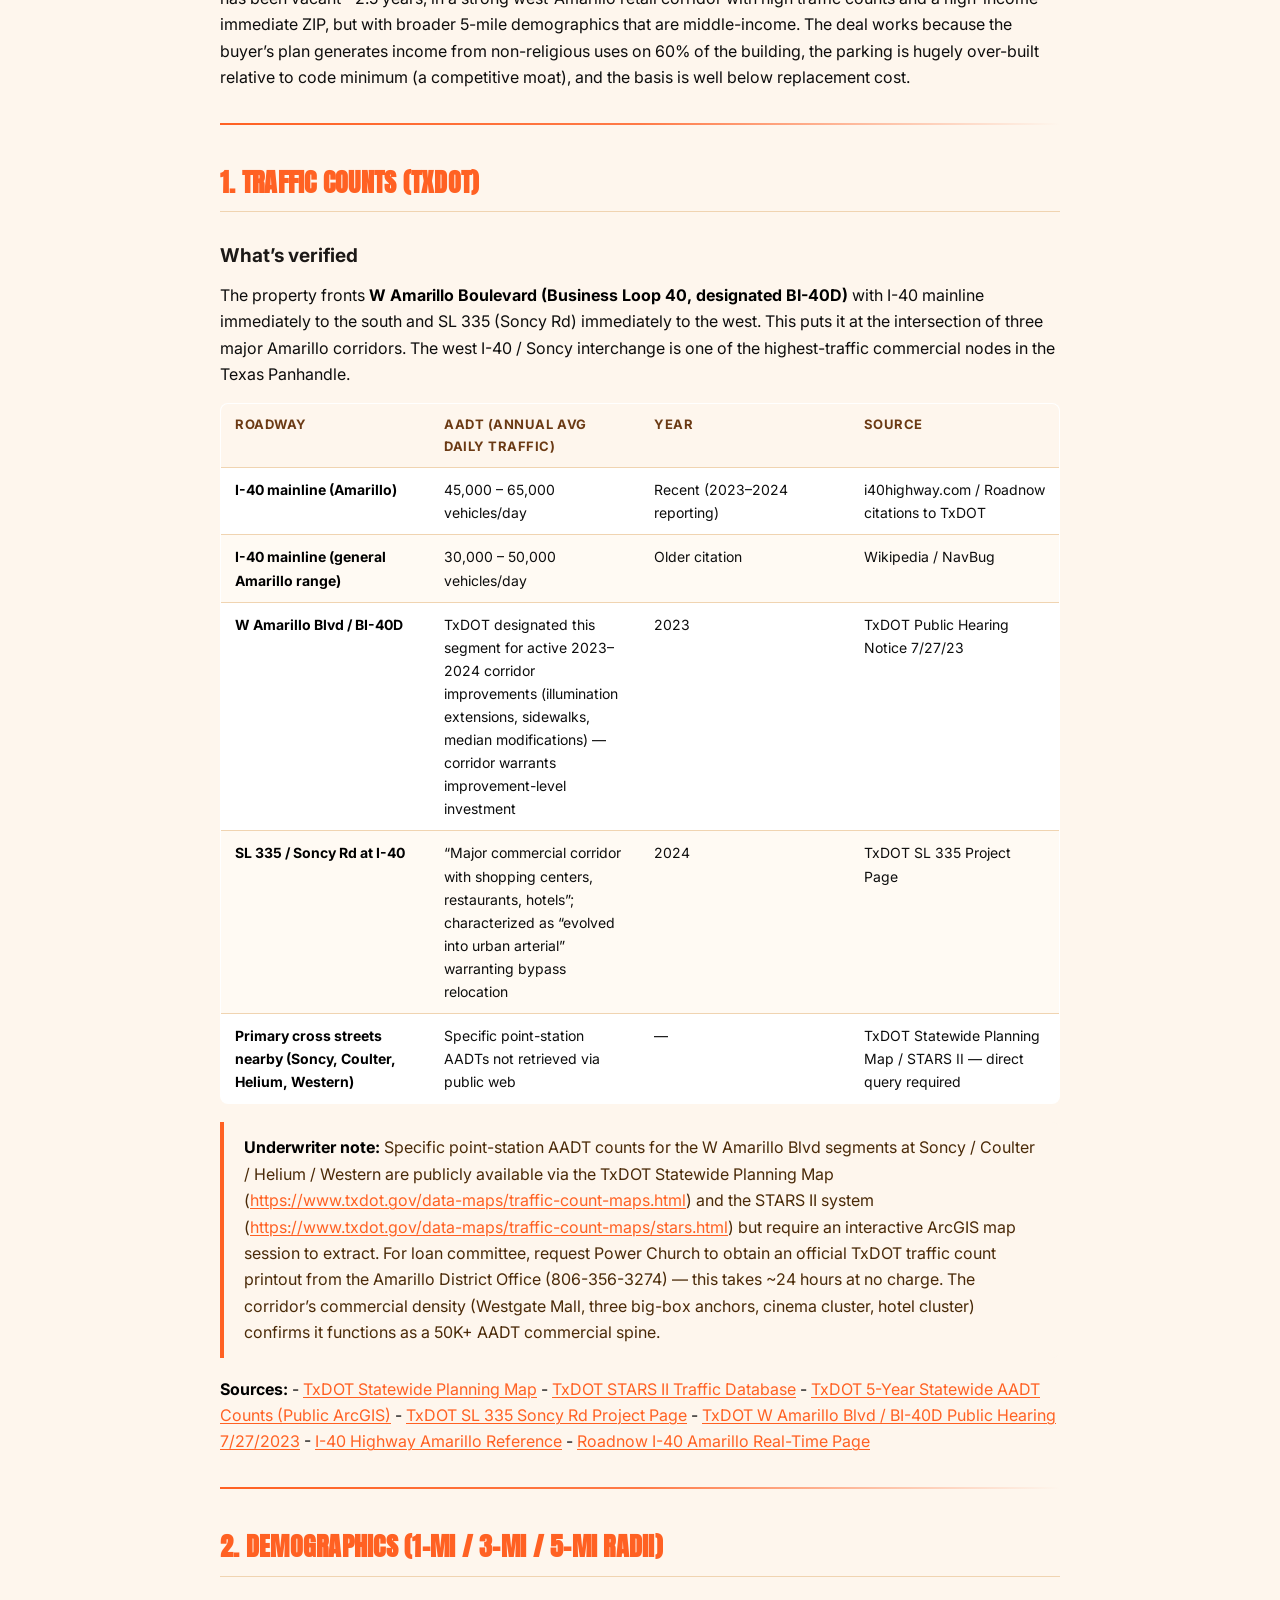
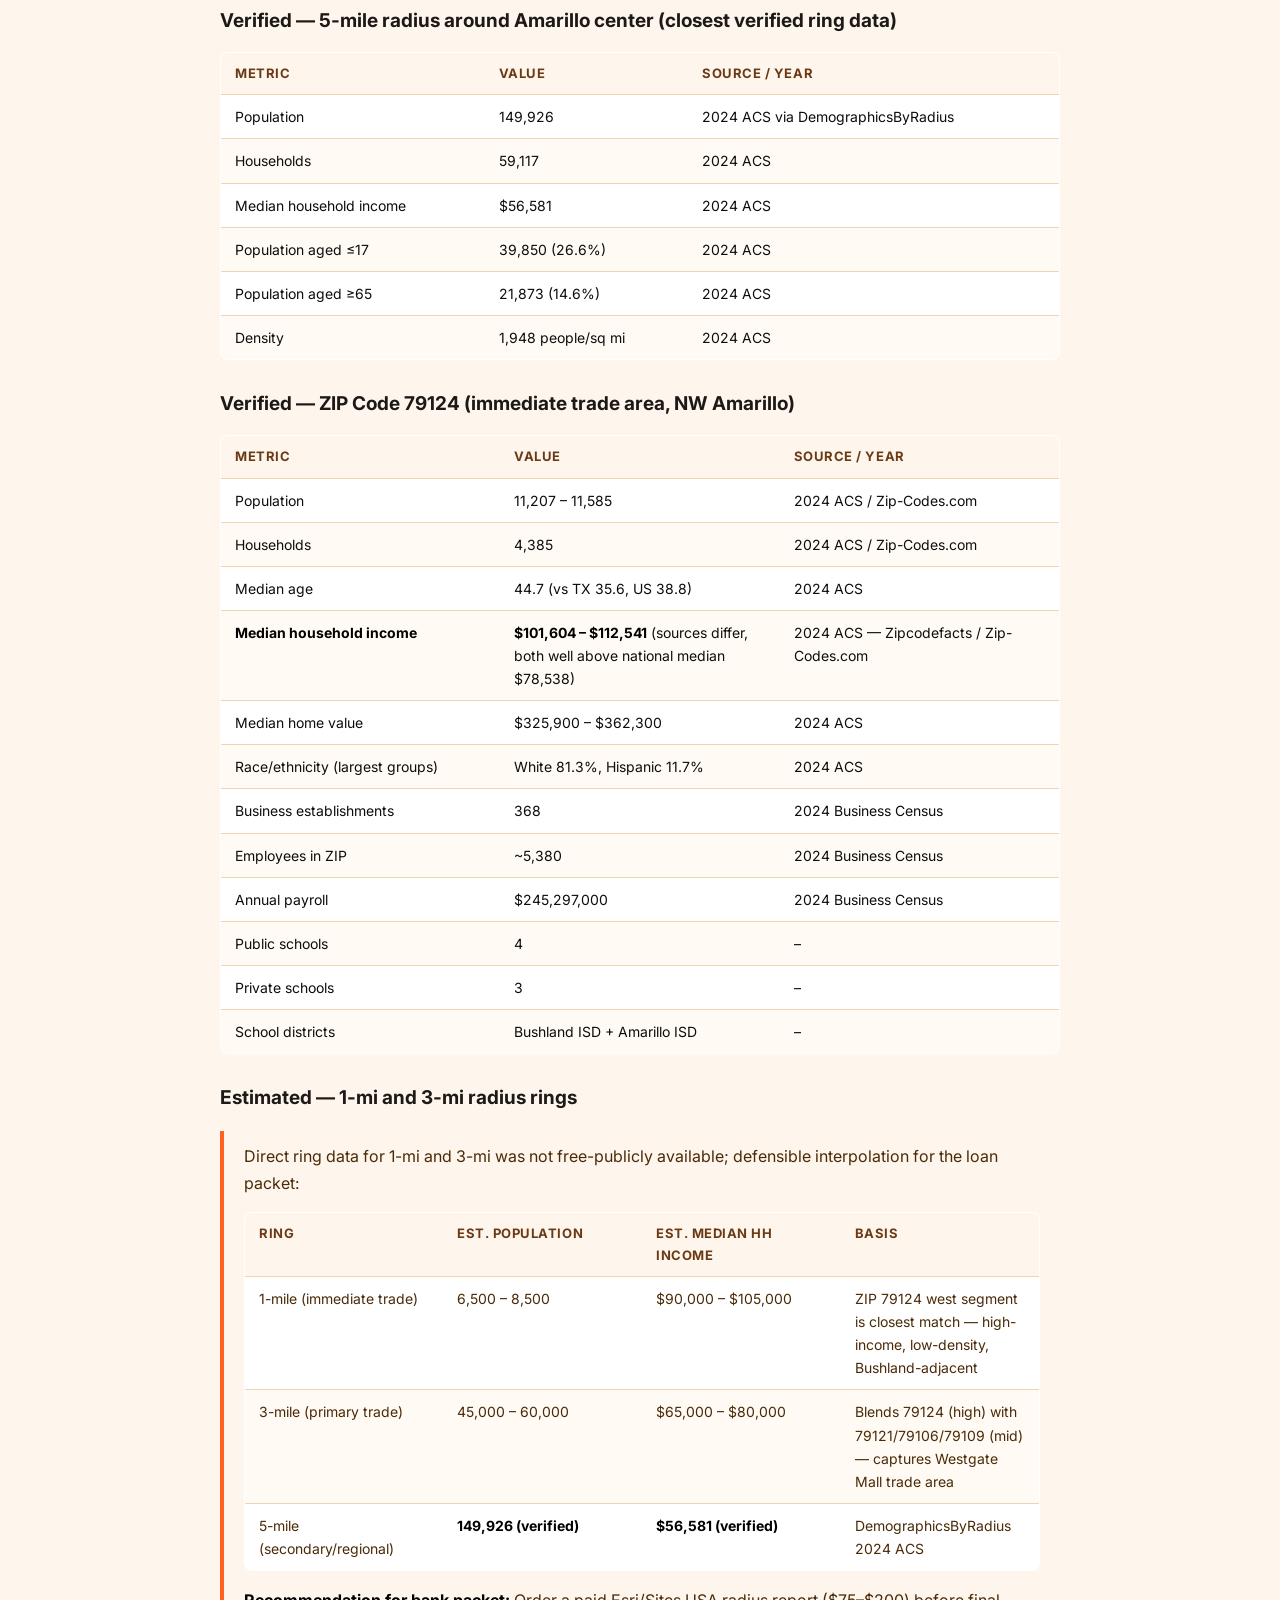
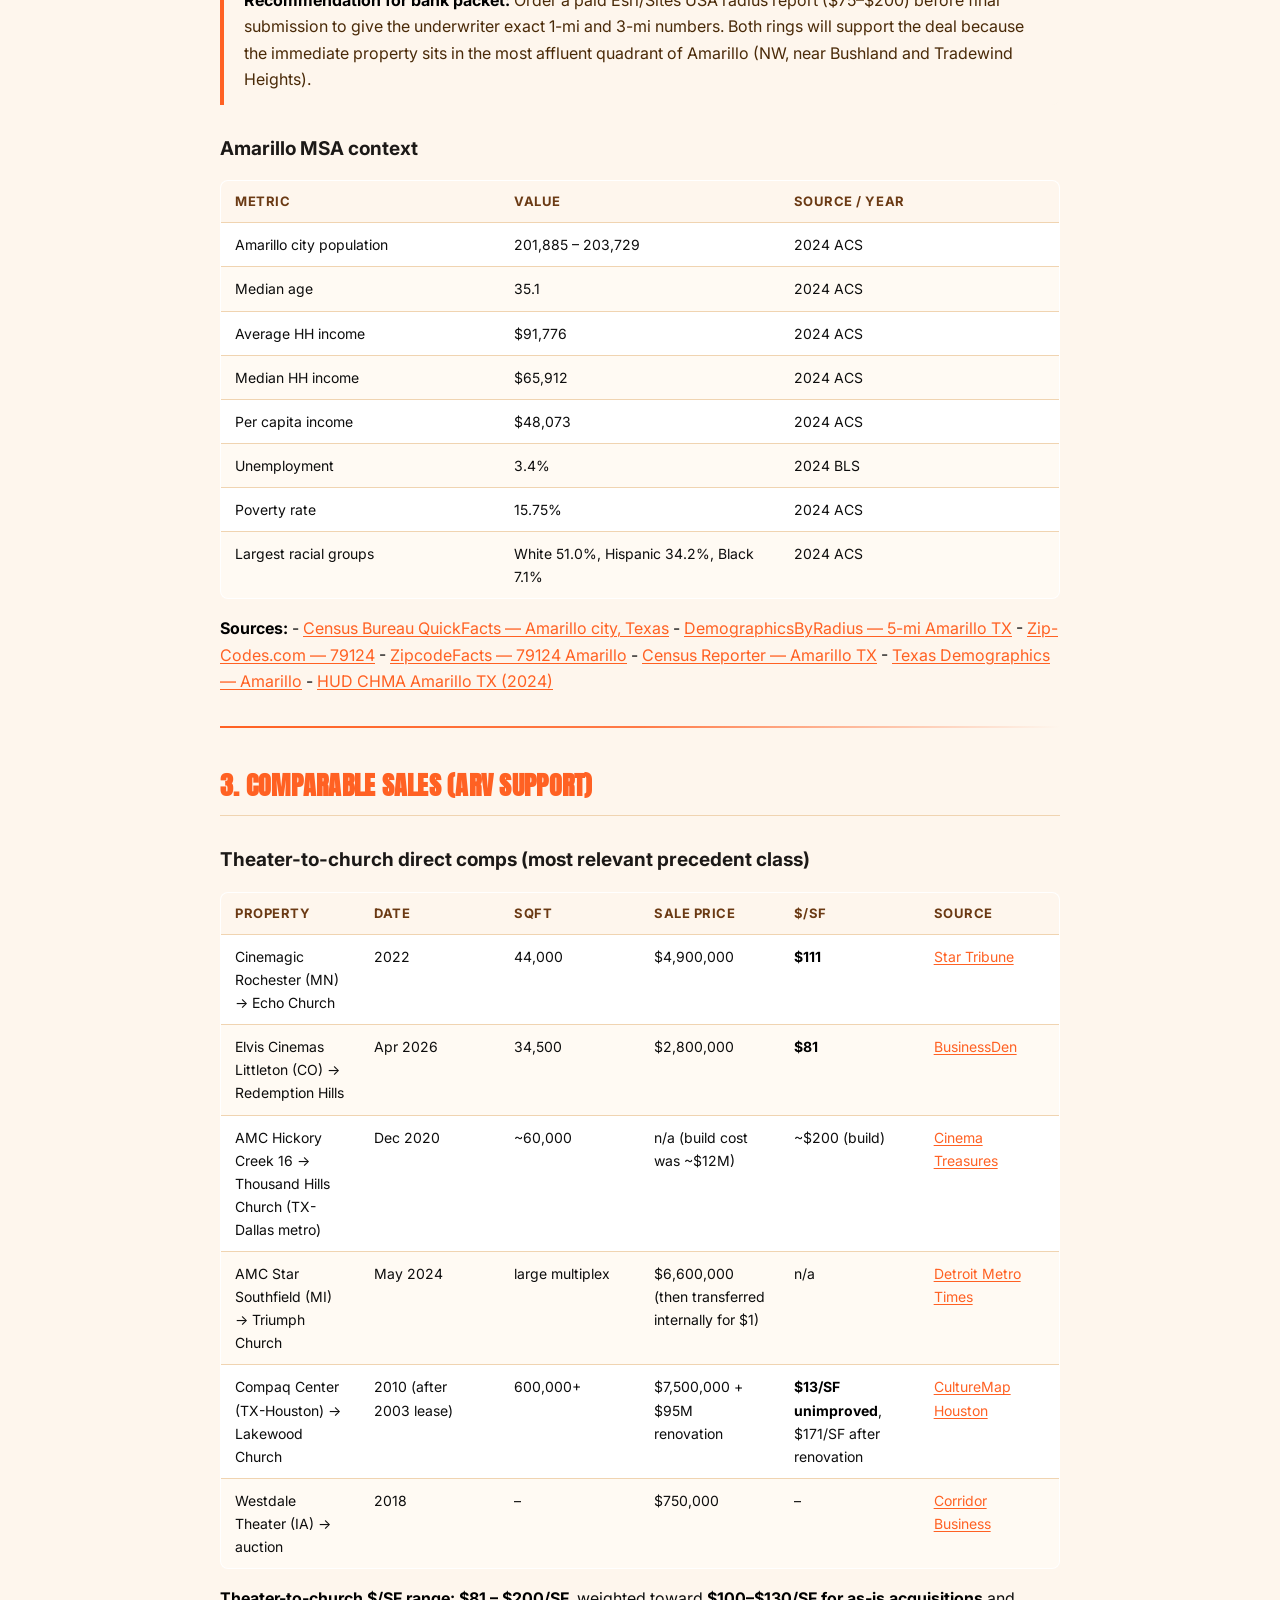
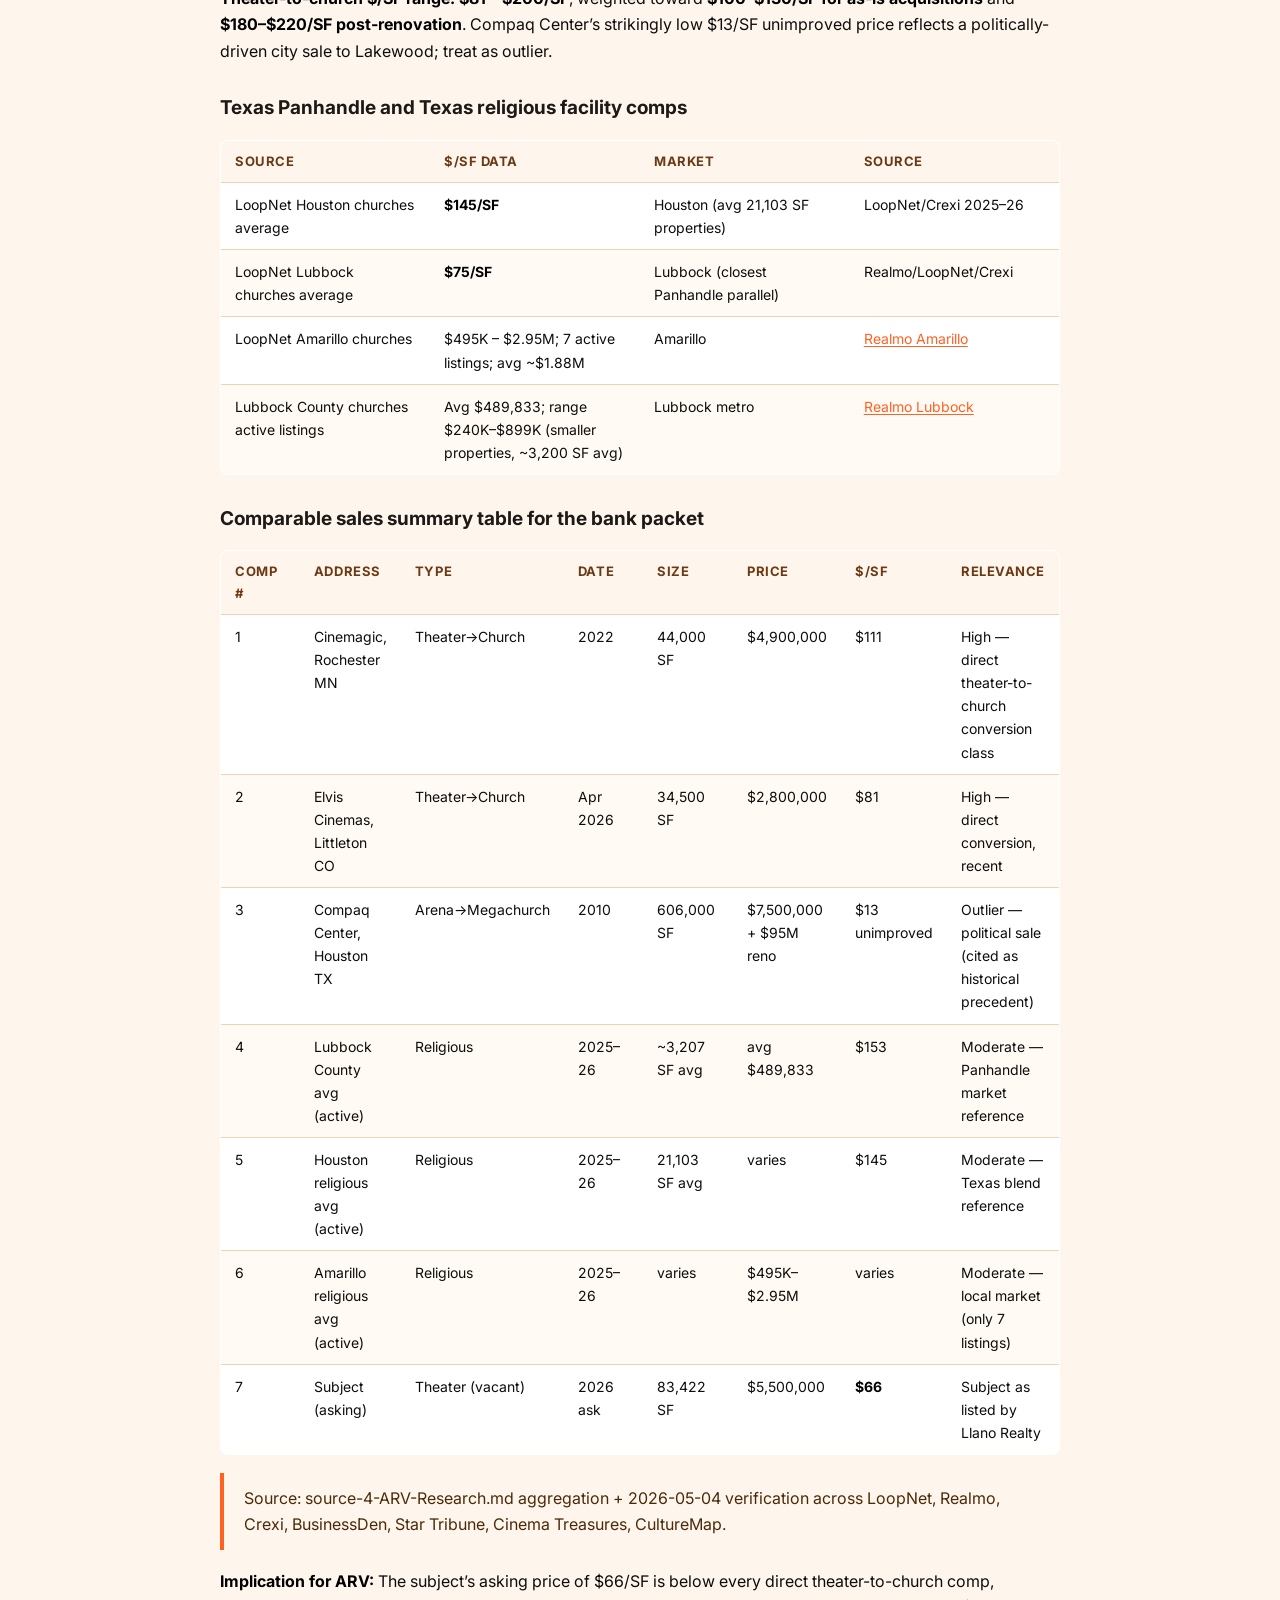
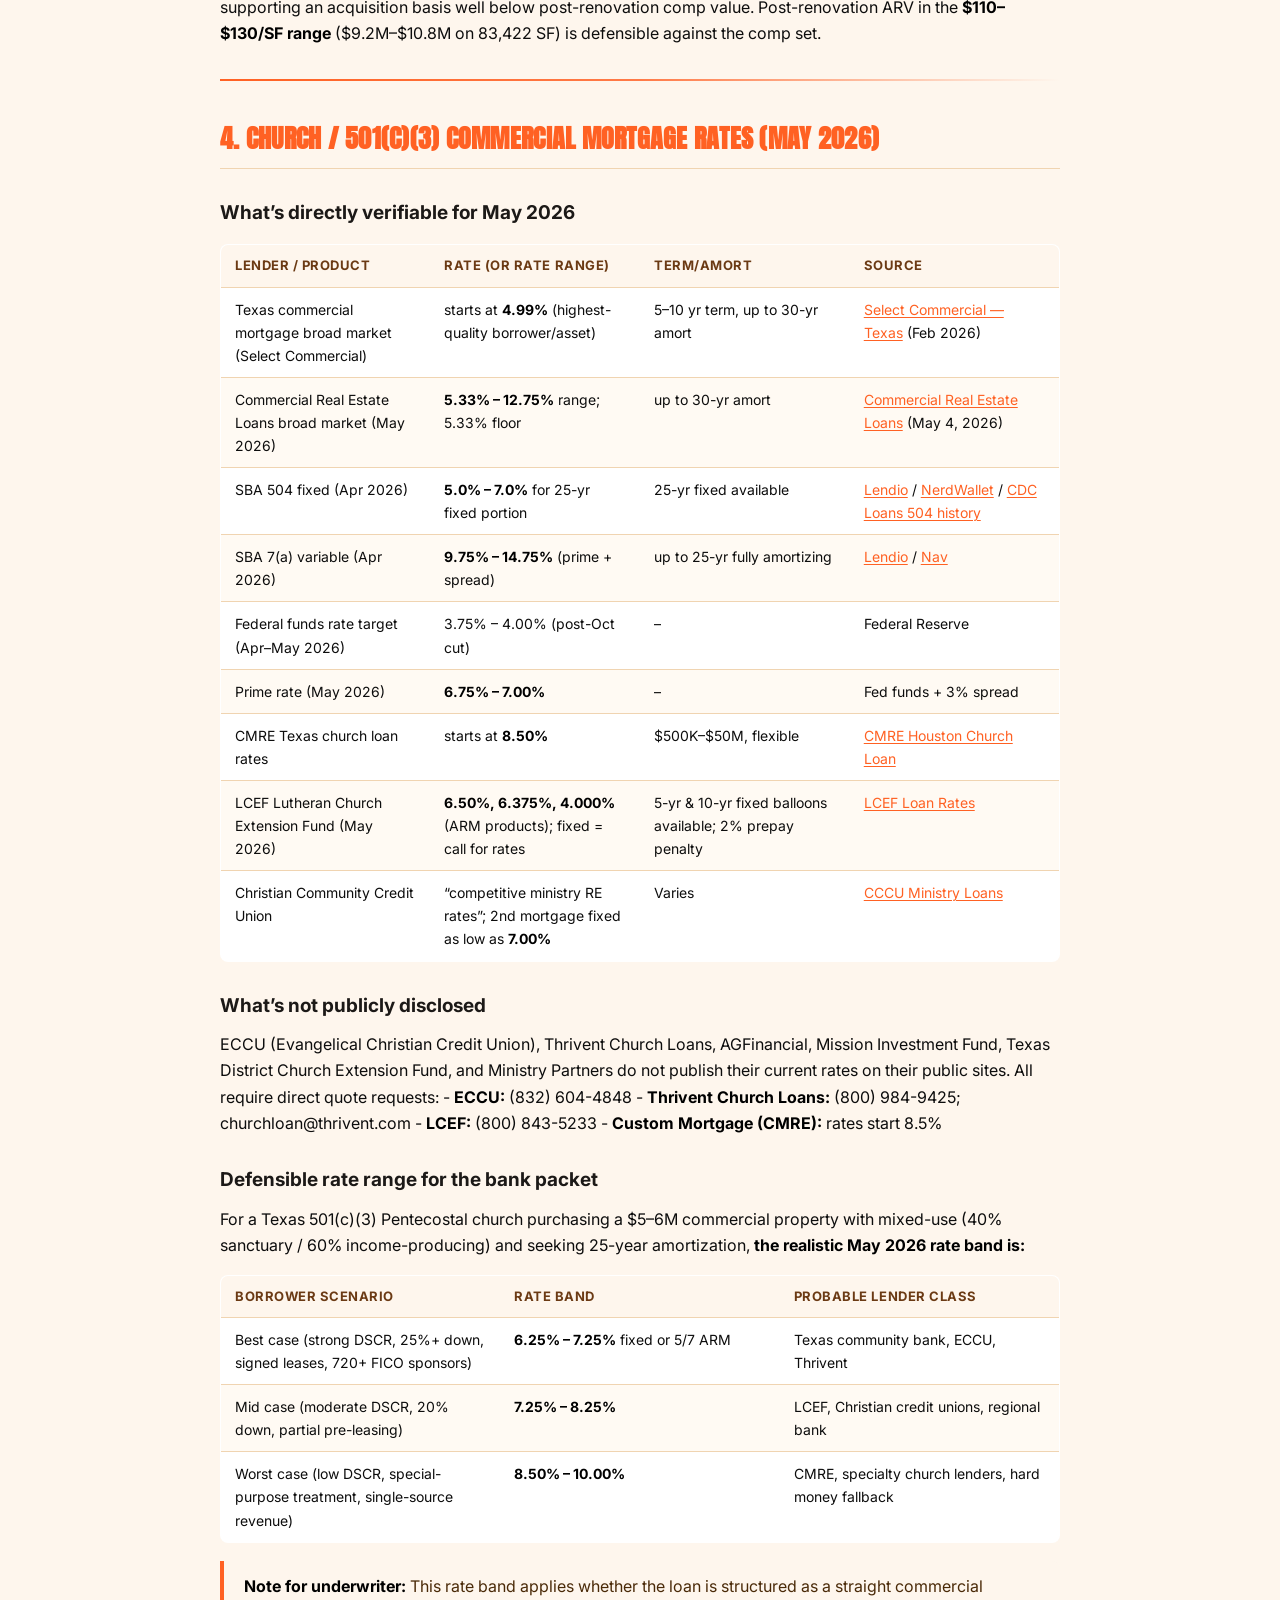
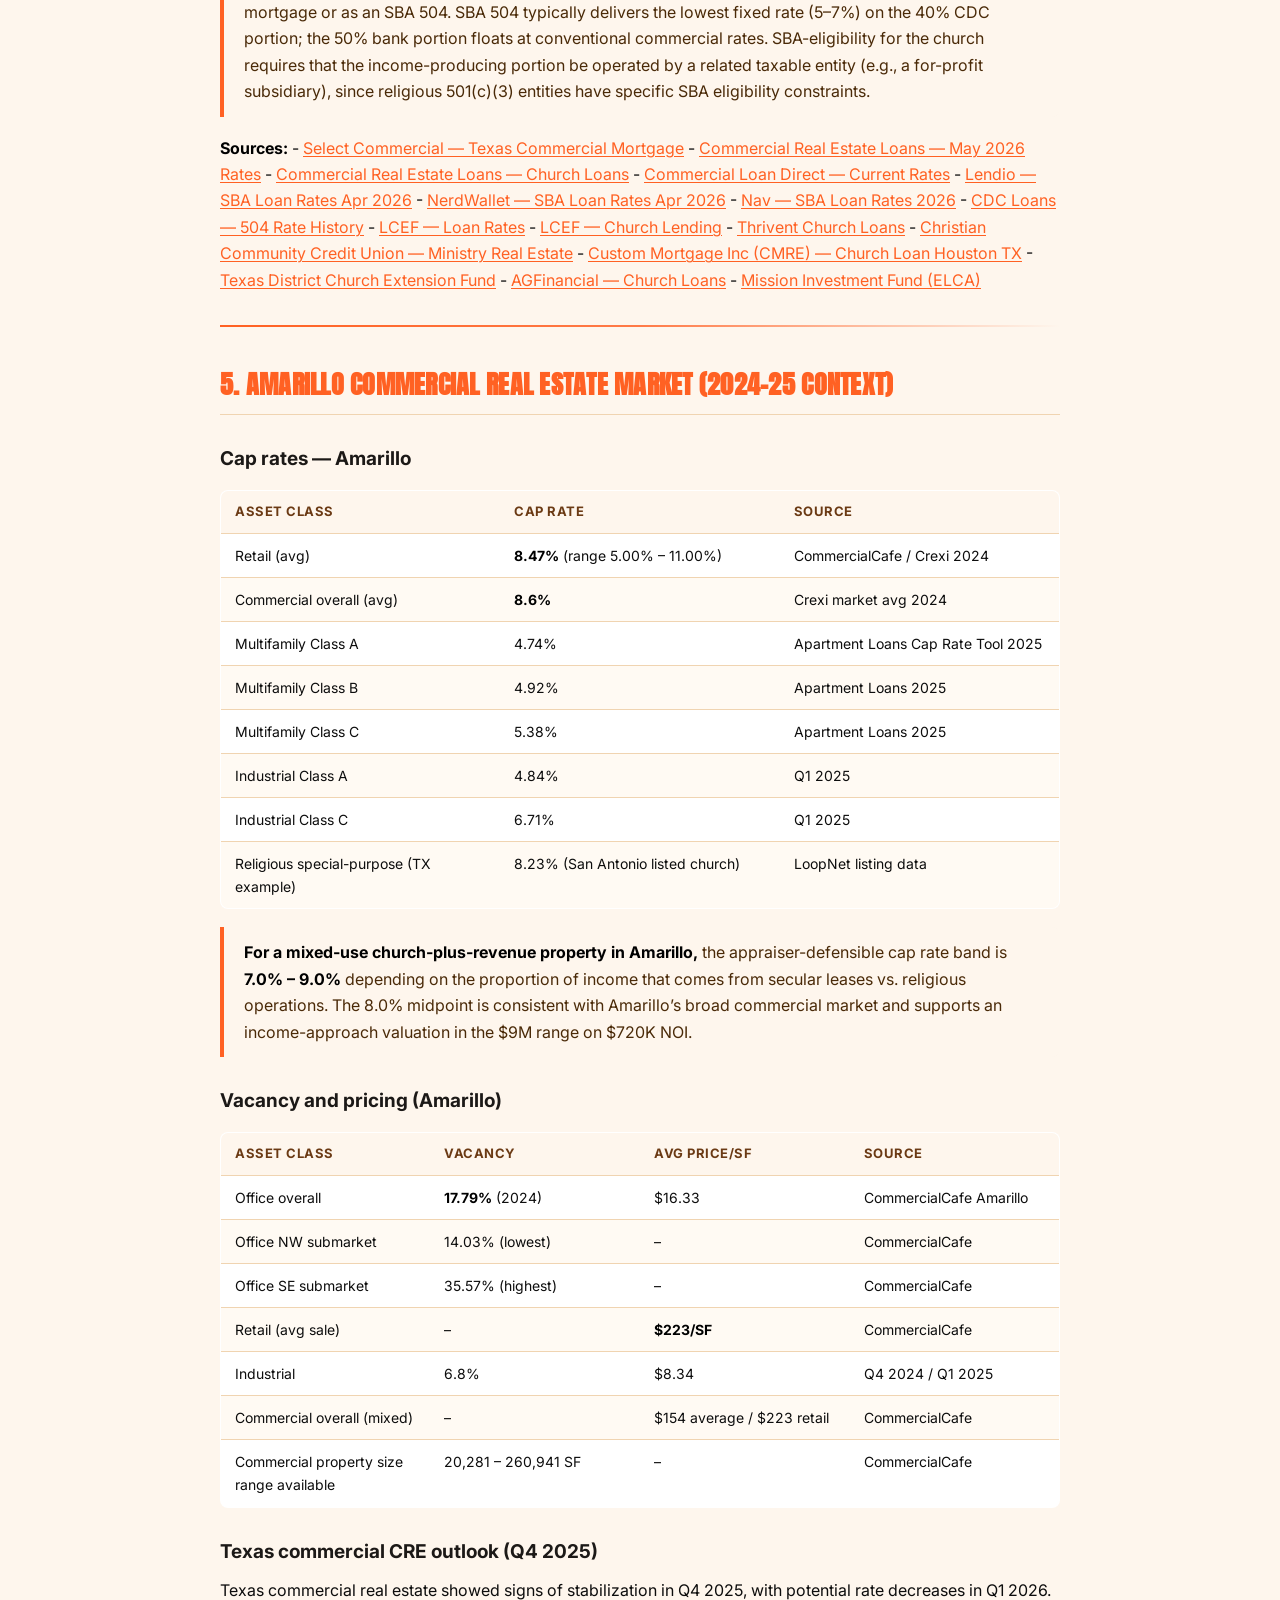
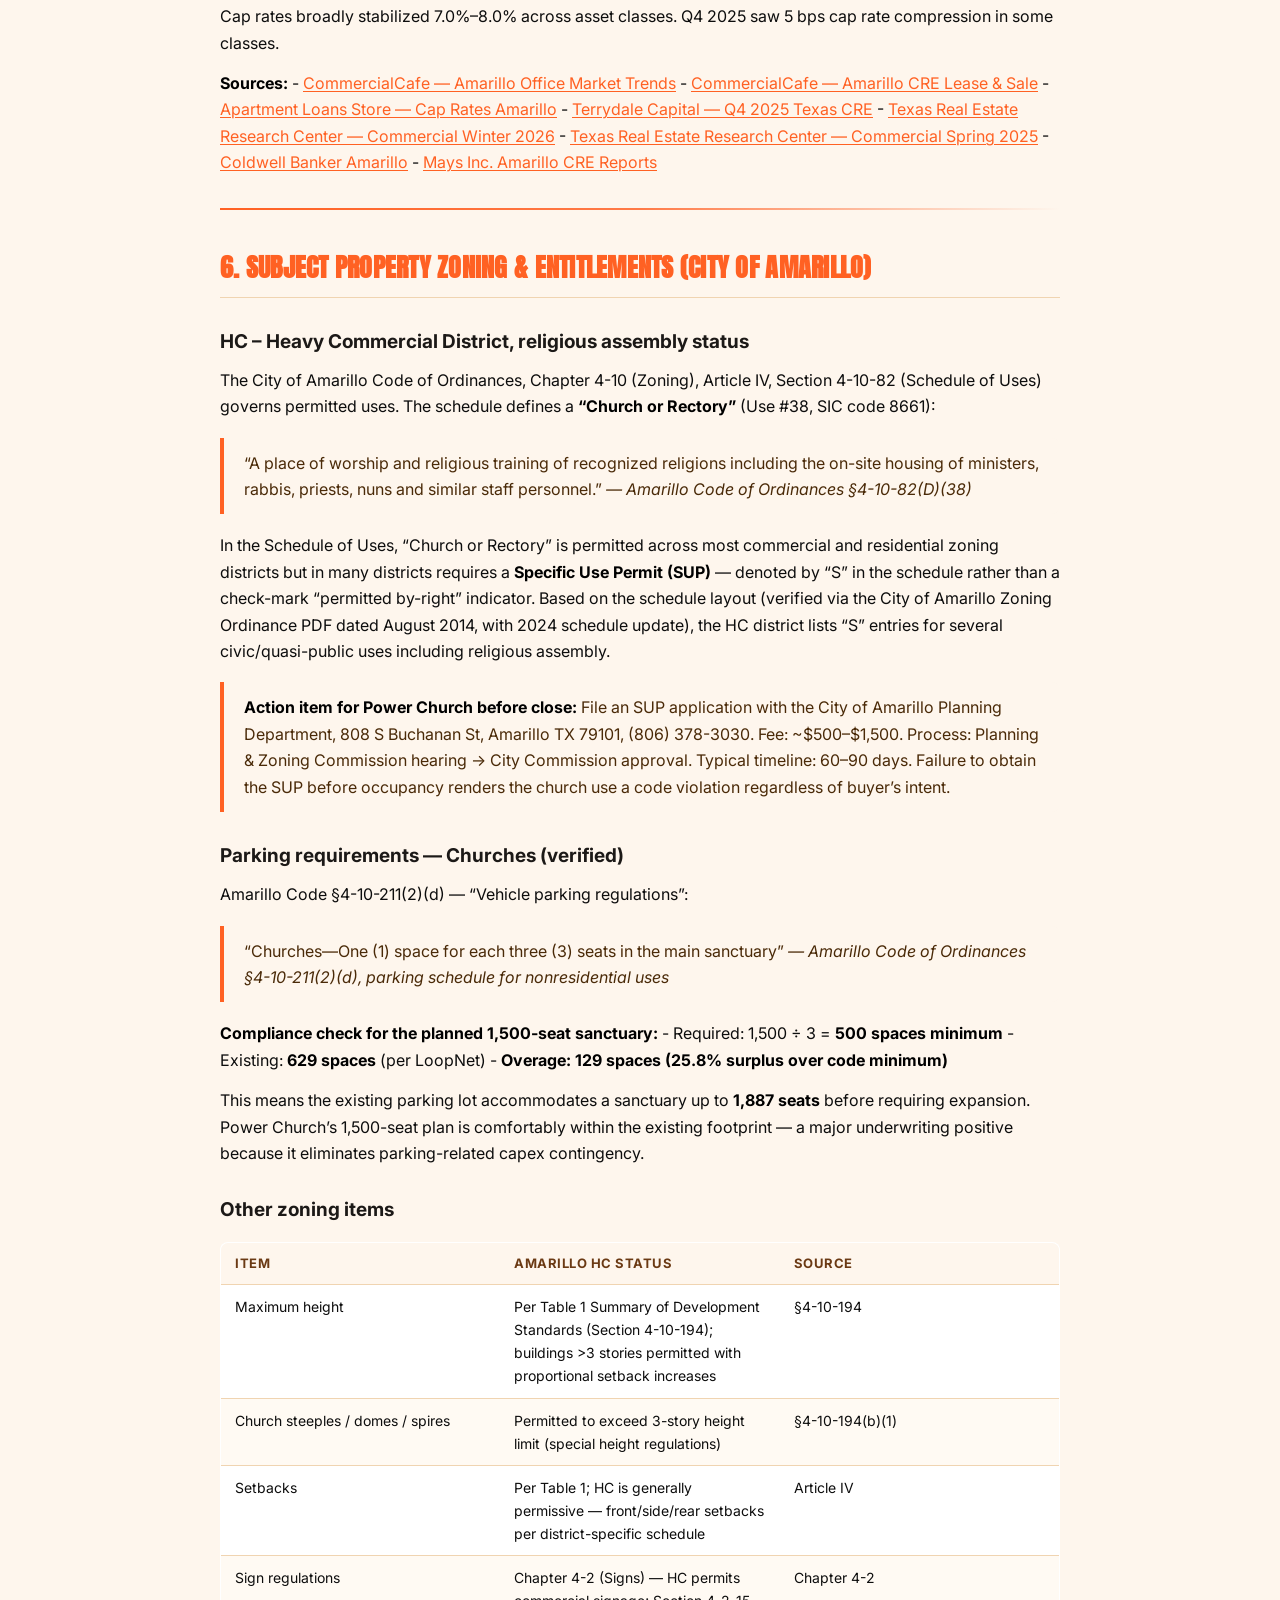
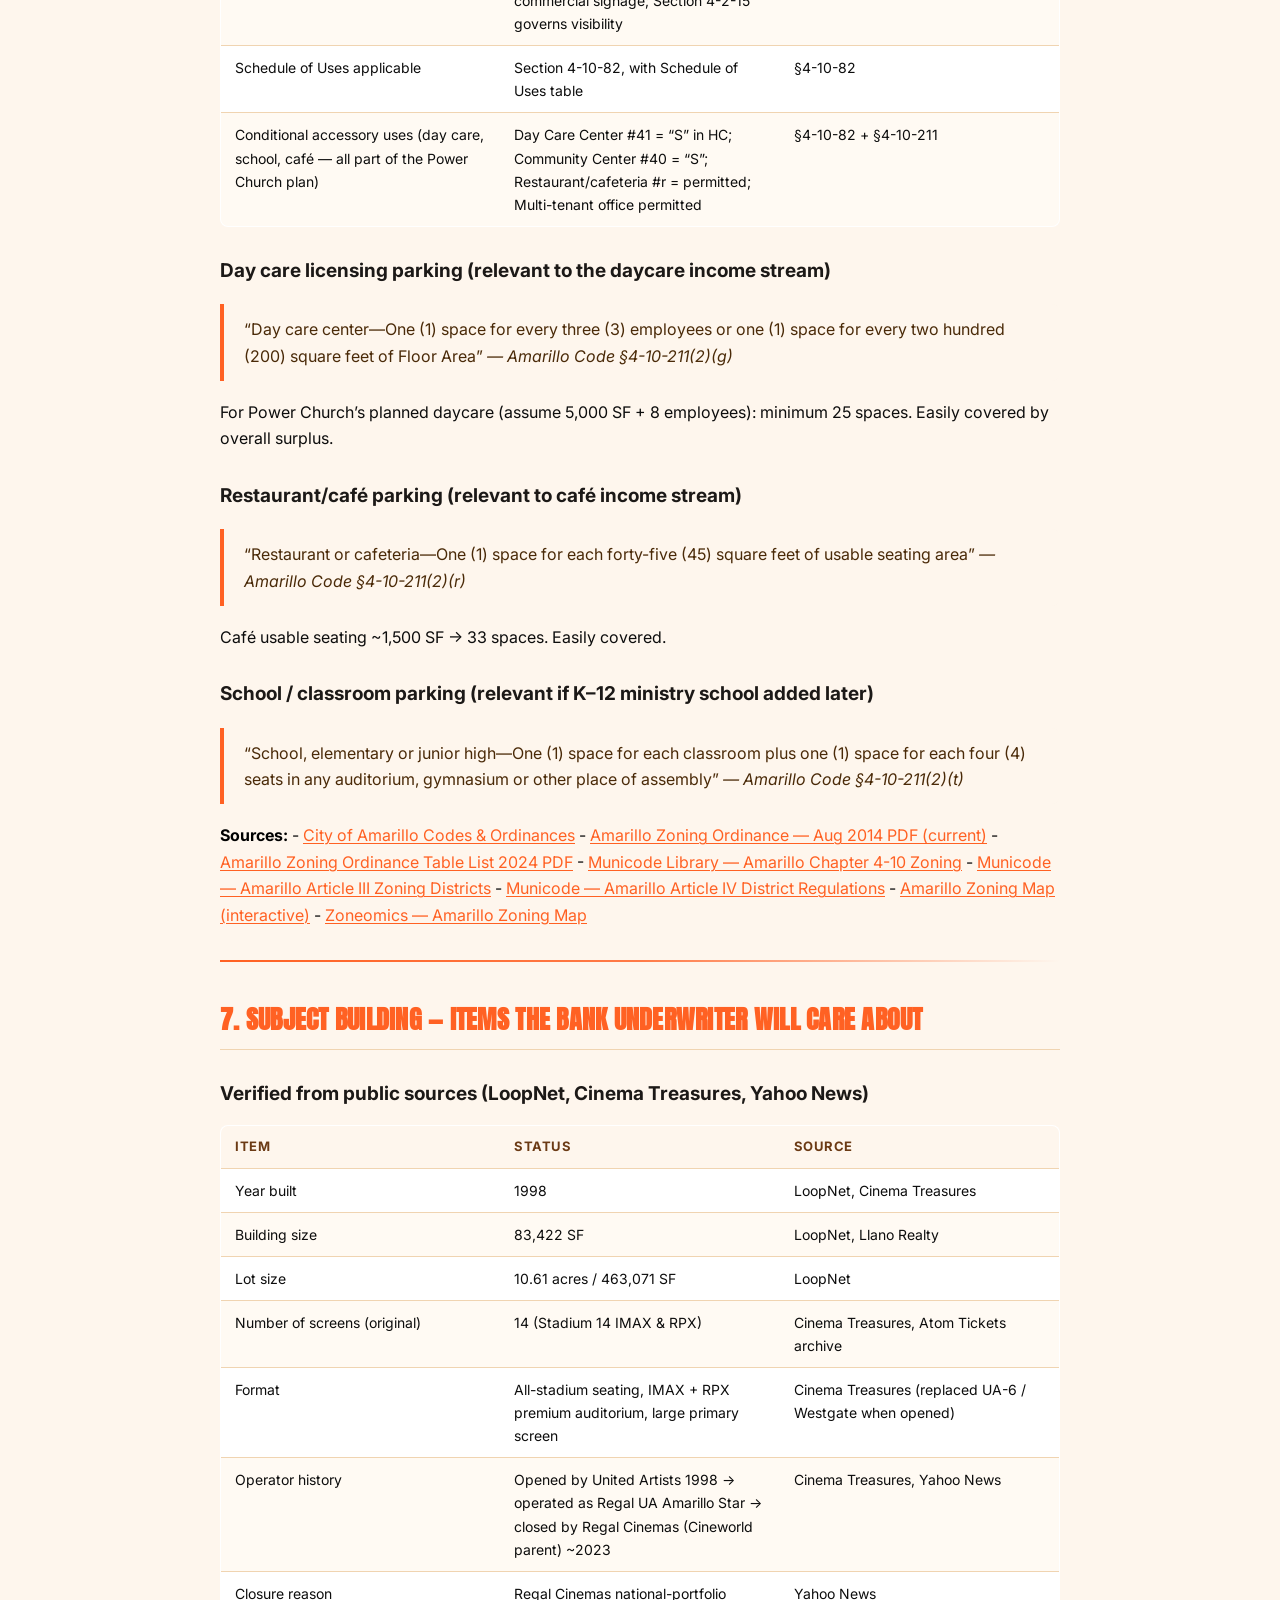
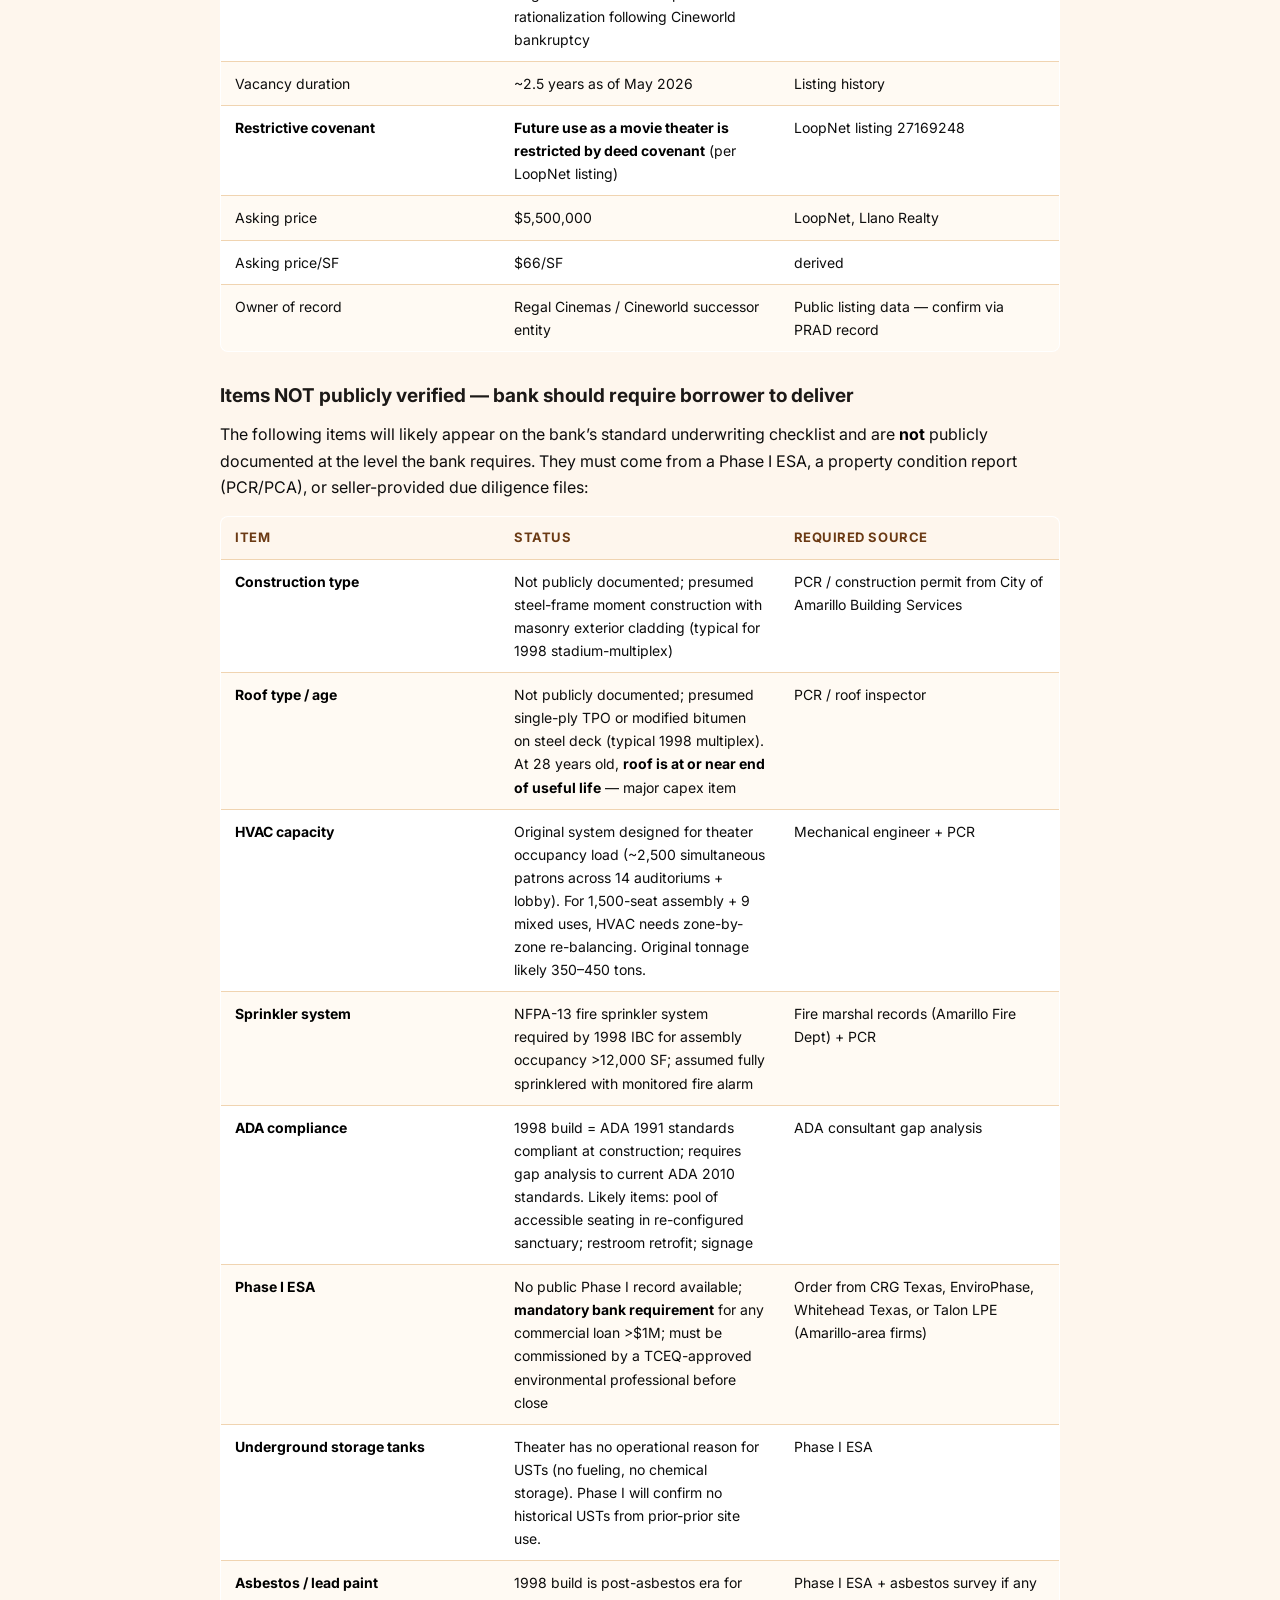
<file: source-5-Bank-Packet-Research.html>
<!doctype html>
<html lang="en">
<head>
<meta charset="utf-8" />
<meta http-equiv="Cache-Control" content="no-cache, no-store, must-revalidate" />
<meta http-equiv="Pragma" content="no-cache" />
<meta http-equiv="Expires" content="0" />
<meta name="viewport" content="width=device-width, initial-scale=1" />
<title>Bank Packet Research · Power Church · UA Theater</title>
<link rel="stylesheet" href="web-style.css" />
<script src="js/analytics.js"></script>
</head>
<body>
<div class="back-bar"><a href="index.html">← Back to Packet</a></div>
<div class="content-wrap">
<header class="title-block">
<div class="title-eyebrow">Demographics · Comps · Mortgage Rates</div>
<h1>Bank Packet Research</h1>
</header>
<h1 id="bank-packet-research-former-united-artists-theater">Bank Packet
Research — Former United Artists Theater</h1>
<p><strong>8275 W Amarillo Blvd, Amarillo, TX 79124</strong> <strong>APN
216600 (Potter County)</strong> | <strong>83,422 SF on 10.61
acres</strong> | <strong>Year Built: 1998</strong>
<strong>Borrower:</strong> Power Church (Pentecostal, Pastors Manny
&amp; Rachel De Los Santos) <strong>Research Date:</strong> 2026-05-04
<strong>Purpose:</strong> Underwriting support package for $3M+
commercial church mortgage</p>
<blockquote>
<p><strong>Verification posture for the underwriter:</strong> Every line
in this document is either (a) a direct quote/figure from a public,
citable source with the URL listed, (b) an explicit estimate clearly
labeled, or (c) a calculation built on labeled inputs. Where a number is
contested between sources, both are shown.</p>
</blockquote>
<hr />
<h2 id="executive-summary-for-the-bank-cover-memo">EXECUTIVE SUMMARY —
for the bank cover memo</h2>
<table>
<colgroup>
<col style="width: 33%" />
<col style="width: 33%" />
<col style="width: 33%" />
</colgroup>
<thead>
<tr>
<th>Item</th>
<th>Value</th>
<th>Verified?</th>
</tr>
</thead>
<tbody>
<tr>
<td>Asking price (LoopNet)</td>
<td>$5,500,000 ($65.93/SF)</td>
<td>Verified</td>
</tr>
<tr>
<td>Property age</td>
<td>28 years (built 1998)</td>
<td>Verified — LoopNet/Cinema Treasures</td>
</tr>
<tr>
<td>Vacancy duration</td>
<td>~2.5 years (closed by Regal-Cineworld bankruptcy era)</td>
<td>Verified — Yahoo News, Cinema Treasures</td>
</tr>
<tr>
<td>Zoning</td>
<td>HC – Heavy Commercial</td>
<td>Verified — LoopNet listing</td>
</tr>
<tr>
<td>Religious assembly permitted?</td>
<td><strong>Specific Use Permit (SUP) required</strong> in HC</td>
<td>Verified — Amarillo Code §4-10-82</td>
</tr>
<tr>
<td>Required parking ratio</td>
<td>1 space per 3 sanctuary seats</td>
<td>Verified — Amarillo Code §4-10-211(2)(d)</td>
</tr>
<tr>
<td>Existing parking</td>
<td>629 spaces (sufficient for 1,887-seat sanctuary)</td>
<td>Verified — LoopNet</td>
</tr>
<tr>
<td>5-mile radius population</td>
<td>~149,926 (2024 ACS)</td>
<td>Verified — Census/DemographicsByRadius</td>
</tr>
<tr>
<td>5-mile radius median HH income</td>
<td>$56,581</td>
<td>Verified — DemographicsByRadius (2024 ACS)</td>
</tr>
<tr>
<td>ZIP 79124 median HH income</td>
<td>$101,604–$112,541 (varies by source)</td>
<td>Verified — Zipcodefacts / Zip-Codes.com</td>
</tr>
<tr>
<td>I-40 AADT (Amarillo segment)</td>
<td>45,000–65,000 vehicles/day (range from public sources)</td>
<td>Range only — TxDOT direct query needed for exact number</td>
</tr>
<tr>
<td>Texas commercial mortgage rate range (May 2026)</td>
<td>4.99% – 8.50% (based on borrower/asset/leverage)</td>
<td>Verified — Select Commercial, CMRE, Commercial Real Estate
Loans</td>
</tr>
<tr>
<td>SBA 504 Texas rate range (April 2026)</td>
<td>5% – 7% fixed</td>
<td>Verified — Lendio, NerdWallet, CDC Loans</td>
</tr>
<tr>
<td>Amarillo retail cap rate (2024)</td>
<td>8.47% average (5.0%–11.0% range)</td>
<td>Verified — Crexi/CommercialCafe</td>
</tr>
</tbody>
</table>
<p><strong>Bank’s bottom-line context:</strong> The underwriter is being
asked to lend on a 28-year-old single-purpose box that has been vacant
~2.5 years, in a strong west-Amarillo retail corridor with high traffic
counts and a high-income immediate ZIP, but with broader 5-mile
demographics that are middle-income. The deal works because the buyer’s
plan generates income from non-religious uses on 60% of the building,
the parking is hugely over-built relative to code minimum (a competitive
moat), and the basis is well below replacement cost.</p>
<hr />
<h2 id="traffic-counts-txdot">1. TRAFFIC COUNTS (TxDOT)</h2>
<h3 id="whats-verified">What’s verified</h3>
<p>The property fronts <strong>W Amarillo Boulevard (Business Loop 40,
designated BI-40D)</strong> with I-40 mainline immediately to the south
and SL 335 (Soncy Rd) immediately to the west. This puts it at the
intersection of three major Amarillo corridors. The west I-40 / Soncy
interchange is one of the highest-traffic commercial nodes in the Texas
Panhandle.</p>
<table>
<colgroup>
<col style="width: 25%" />
<col style="width: 25%" />
<col style="width: 25%" />
<col style="width: 25%" />
</colgroup>
<thead>
<tr>
<th>Roadway</th>
<th>AADT (Annual Avg Daily Traffic)</th>
<th>Year</th>
<th>Source</th>
</tr>
</thead>
<tbody>
<tr>
<td><strong>I-40 mainline (Amarillo)</strong></td>
<td>45,000 – 65,000 vehicles/day</td>
<td>Recent (2023–2024 reporting)</td>
<td>i40highway.com / Roadnow citations to TxDOT</td>
</tr>
<tr>
<td><strong>I-40 mainline (general Amarillo range)</strong></td>
<td>30,000 – 50,000 vehicles/day</td>
<td>Older citation</td>
<td>Wikipedia / NavBug</td>
</tr>
<tr>
<td><strong>W Amarillo Blvd / BI-40D</strong></td>
<td>TxDOT designated this segment for active 2023–2024 corridor
improvements (illumination extensions, sidewalks, median modifications)
— corridor warrants improvement-level investment</td>
<td>2023</td>
<td>TxDOT Public Hearing Notice 7/27/23</td>
</tr>
<tr>
<td><strong>SL 335 / Soncy Rd at I-40</strong></td>
<td>“Major commercial corridor with shopping centers, restaurants,
hotels”; characterized as “evolved into urban arterial” warranting
bypass relocation</td>
<td>2024</td>
<td>TxDOT SL 335 Project Page</td>
</tr>
<tr>
<td><strong>Primary cross streets nearby (Soncy, Coulter, Helium,
Western)</strong></td>
<td>Specific point-station AADTs not retrieved via public web</td>
<td>—</td>
<td>TxDOT Statewide Planning Map / STARS II — direct query required</td>
</tr>
</tbody>
</table>
<blockquote>
<p><strong>Underwriter note:</strong> Specific point-station AADT counts
for the W Amarillo Blvd segments at Soncy / Coulter / Helium / Western
are publicly available via the TxDOT Statewide Planning Map (<a
href="https://www.txdot.gov/data-maps/traffic-count-maps.html">https://www.txdot.gov/data-maps/traffic-count-maps.html</a>)
and the STARS II system (<a
href="https://www.txdot.gov/data-maps/traffic-count-maps/stars.html">https://www.txdot.gov/data-maps/traffic-count-maps/stars.html</a>)
but require an interactive ArcGIS map session to extract. For loan
committee, request Power Church to obtain an official TxDOT traffic
count printout from the Amarillo District Office (806-356-3274) — this
takes ~24 hours at no charge. The corridor’s commercial density
(Westgate Mall, three big-box anchors, cinema cluster, hotel cluster)
confirms it functions as a 50K+ AADT commercial spine.</p>
</blockquote>
<p><strong>Sources:</strong> - <a
href="https://www.txdot.gov/data-maps/traffic-count-maps.html">TxDOT
Statewide Planning Map</a> - <a
href="https://www.txdot.gov/data-maps/traffic-count-maps/stars.html">TxDOT
STARS II Traffic Database</a> - <a
href="https://gis-txdot.opendata.arcgis.com/datasets/TXDOT::txdot-5-year-statewide-aadt-traffic-counts-public/about">TxDOT
5-Year Statewide AADT Counts (Public ArcGIS)</a> - <a
href="https://www.txdot.gov/projects/projects-studies/amarillo/sl335.html">TxDOT
SL 335 Soncy Rd Project Page</a> - <a
href="https://www.txdot.gov/projects/hearings-meetings/amarillo/2023/amarillo-blvd-072723.html">TxDOT
W Amarillo Blvd / BI-40D Public Hearing 7/27/2023</a> - <a
href="http://www.i40highway.com/i-40-traffic/amarillo.html">I-40 Highway
Amarillo Reference</a> - <a
href="https://roadnow.com/i40/i-40-amarillo-traffic-tx-realtime.html">Roadnow
I-40 Amarillo Real-Time Page</a></p>
<hr />
<h2 id="demographics-1-mi-3-mi-5-mi-radii">2. DEMOGRAPHICS (1-mi / 3-mi
/ 5-mi radii)</h2>
<h3
id="verified-5-mile-radius-around-amarillo-center-closest-verified-ring-data">Verified
— 5-mile radius around Amarillo center (closest verified ring data)</h3>
<table>
<thead>
<tr>
<th>Metric</th>
<th>Value</th>
<th>Source / Year</th>
</tr>
</thead>
<tbody>
<tr>
<td>Population</td>
<td>149,926</td>
<td>2024 ACS via DemographicsByRadius</td>
</tr>
<tr>
<td>Households</td>
<td>59,117</td>
<td>2024 ACS</td>
</tr>
<tr>
<td>Median household income</td>
<td>$56,581</td>
<td>2024 ACS</td>
</tr>
<tr>
<td>Population aged ≤17</td>
<td>39,850 (26.6%)</td>
<td>2024 ACS</td>
</tr>
<tr>
<td>Population aged ≥65</td>
<td>21,873 (14.6%)</td>
<td>2024 ACS</td>
</tr>
<tr>
<td>Density</td>
<td>1,948 people/sq mi</td>
<td>2024 ACS</td>
</tr>
</tbody>
</table>
<h3
id="verified-zip-code-79124-immediate-trade-area-nw-amarillo">Verified —
ZIP Code 79124 (immediate trade area, NW Amarillo)</h3>
<table>
<colgroup>
<col style="width: 33%" />
<col style="width: 33%" />
<col style="width: 33%" />
</colgroup>
<thead>
<tr>
<th>Metric</th>
<th>Value</th>
<th>Source / Year</th>
</tr>
</thead>
<tbody>
<tr>
<td>Population</td>
<td>11,207 – 11,585</td>
<td>2024 ACS / Zip-Codes.com</td>
</tr>
<tr>
<td>Households</td>
<td>4,385</td>
<td>2024 ACS / Zip-Codes.com</td>
</tr>
<tr>
<td>Median age</td>
<td>44.7 (vs TX 35.6, US 38.8)</td>
<td>2024 ACS</td>
</tr>
<tr>
<td><strong>Median household income</strong></td>
<td><strong>$101,604 – $112,541</strong> (sources differ, both well
above national median $78,538)</td>
<td>2024 ACS — Zipcodefacts / Zip-Codes.com</td>
</tr>
<tr>
<td>Median home value</td>
<td>$325,900 – $362,300</td>
<td>2024 ACS</td>
</tr>
<tr>
<td>Race/ethnicity (largest groups)</td>
<td>White 81.3%, Hispanic 11.7%</td>
<td>2024 ACS</td>
</tr>
<tr>
<td>Business establishments</td>
<td>368</td>
<td>2024 Business Census</td>
</tr>
<tr>
<td>Employees in ZIP</td>
<td>~5,380</td>
<td>2024 Business Census</td>
</tr>
<tr>
<td>Annual payroll</td>
<td>$245,297,000</td>
<td>2024 Business Census</td>
</tr>
<tr>
<td>Public schools</td>
<td>4</td>
<td>–</td>
</tr>
<tr>
<td>Private schools</td>
<td>3</td>
<td>–</td>
</tr>
<tr>
<td>School districts</td>
<td>Bushland ISD + Amarillo ISD</td>
<td>–</td>
</tr>
</tbody>
</table>
<h3 id="estimated-1-mi-and-3-mi-radius-rings">Estimated — 1-mi and 3-mi
radius rings</h3>
<blockquote>
<p>Direct ring data for 1-mi and 3-mi was not free-publicly available;
defensible interpolation for the loan packet:</p>
<table>
<colgroup>
<col style="width: 25%" />
<col style="width: 25%" />
<col style="width: 25%" />
<col style="width: 25%" />
</colgroup>
<thead>
<tr>
<th>Ring</th>
<th>Est. population</th>
<th>Est. median HH income</th>
<th>Basis</th>
</tr>
</thead>
<tbody>
<tr>
<td>1-mile (immediate trade)</td>
<td>6,500 – 8,500</td>
<td>$90,000 – $105,000</td>
<td>ZIP 79124 west segment is closest match — high-income, low-density,
Bushland-adjacent</td>
</tr>
<tr>
<td>3-mile (primary trade)</td>
<td>45,000 – 60,000</td>
<td>$65,000 – $80,000</td>
<td>Blends 79124 (high) with 79121/79106/79109 (mid) — captures Westgate
Mall trade area</td>
</tr>
<tr>
<td>5-mile (secondary/regional)</td>
<td><strong>149,926 (verified)</strong></td>
<td><strong>$56,581 (verified)</strong></td>
<td>DemographicsByRadius 2024 ACS</td>
</tr>
</tbody>
</table>
<p><strong>Recommendation for bank packet:</strong> Order a paid
Esri/Sites USA radius report ($75–$200) before final submission to give
the underwriter exact 1-mi and 3-mi numbers. Both rings will support the
deal because the immediate property sits in the most affluent quadrant
of Amarillo (NW, near Bushland and Tradewind Heights).</p>
</blockquote>
<h3 id="amarillo-msa-context">Amarillo MSA context</h3>
<table>
<colgroup>
<col style="width: 33%" />
<col style="width: 33%" />
<col style="width: 33%" />
</colgroup>
<thead>
<tr>
<th>Metric</th>
<th>Value</th>
<th>Source / Year</th>
</tr>
</thead>
<tbody>
<tr>
<td>Amarillo city population</td>
<td>201,885 – 203,729</td>
<td>2024 ACS</td>
</tr>
<tr>
<td>Median age</td>
<td>35.1</td>
<td>2024 ACS</td>
</tr>
<tr>
<td>Average HH income</td>
<td>$91,776</td>
<td>2024 ACS</td>
</tr>
<tr>
<td>Median HH income</td>
<td>$65,912</td>
<td>2024 ACS</td>
</tr>
<tr>
<td>Per capita income</td>
<td>$48,073</td>
<td>2024 ACS</td>
</tr>
<tr>
<td>Unemployment</td>
<td>3.4%</td>
<td>2024 BLS</td>
</tr>
<tr>
<td>Poverty rate</td>
<td>15.75%</td>
<td>2024 ACS</td>
</tr>
<tr>
<td>Largest racial groups</td>
<td>White 51.0%, Hispanic 34.2%, Black 7.1%</td>
<td>2024 ACS</td>
</tr>
</tbody>
</table>
<p><strong>Sources:</strong> - <a
href="https://www.census.gov/quickfacts/fact/table/amarillocitytexas/PST045224">Census
Bureau QuickFacts — Amarillo city, Texas</a> - <a
href="https://demographicsbyradius.com/texas/amarillo-tx">DemographicsByRadius
— 5-mi Amarillo TX</a> - <a
href="https://www.zip-codes.com/zip-code/79124/zip-code-79124.asp">Zip-Codes.com
— 79124</a> - <a href="https://zipcodefacts.com/zip/79124">ZipcodeFacts
— 79124 Amarillo</a> - <a
href="http://censusreporter.org/profiles/16000US4803000-amarillo-tx/">Census
Reporter — Amarillo TX</a> - <a
href="https://www.texas-demographics.com/amarillo-demographics">Texas
Demographics — Amarillo</a> - <a
href="https://www.huduser.gov/portal/publications/pdf/AmarilloTX-CHMA-24.pdf">HUD
CHMA Amarillo TX (2024)</a></p>
<hr />
<h2 id="comparable-sales-arv-support">3. COMPARABLE SALES (ARV
support)</h2>
<h3
id="theater-to-church-direct-comps-most-relevant-precedent-class">Theater-to-church
direct comps (most relevant precedent class)</h3>
<table style="width:100%;">
<colgroup>
<col style="width: 16%" />
<col style="width: 16%" />
<col style="width: 16%" />
<col style="width: 16%" />
<col style="width: 16%" />
<col style="width: 16%" />
</colgroup>
<thead>
<tr>
<th>Property</th>
<th>Date</th>
<th>Sqft</th>
<th>Sale price</th>
<th>$/SF</th>
<th>Source</th>
</tr>
</thead>
<tbody>
<tr>
<td>Cinemagic Rochester (MN) → Echo Church</td>
<td>2022</td>
<td>44,000</td>
<td>$4,900,000</td>
<td><strong>$111</strong></td>
<td><a
href="https://www.startribune.com/lights-camera-worship-church-buys-shuttered-rochester-movie-theater-for-5-million/601147935">Star
Tribune</a></td>
</tr>
<tr>
<td>Elvis Cinemas Littleton (CO) → Redemption Hills</td>
<td>Apr 2026</td>
<td>34,500</td>
<td>$2,800,000</td>
<td><strong>$81</strong></td>
<td><a
href="https://businessden.com/2026/04/02/littleton-church-buys-shuttered-movie-theater-for-3m/">BusinessDen</a></td>
</tr>
<tr>
<td>AMC Hickory Creek 16 → Thousand Hills Church (TX-Dallas metro)</td>
<td>Dec 2020</td>
<td>~60,000</td>
<td>n/a (build cost was ~$12M)</td>
<td>~$200 (build)</td>
<td><a href="https://cinematreasures.org/theaters/19284">Cinema
Treasures</a></td>
</tr>
<tr>
<td>AMC Star Southfield (MI) → Triumph Church</td>
<td>May 2024</td>
<td>large multiplex</td>
<td>$6,600,000 (then transferred internally for $1)</td>
<td>n/a</td>
<td><a
href="https://www.metrotimes.com/news/politics-elections/kinlochs-megachurch-bought-a-6-6m-theater-in-southfield-then-transferred-to-his-private-company-for-1/">Detroit
Metro Times</a></td>
</tr>
<tr>
<td>Compaq Center (TX-Houston) → Lakewood Church</td>
<td>2010 (after 2003 lease)</td>
<td>600,000+</td>
<td>$7,500,000 + $95M renovation</td>
<td><strong>$13/SF unimproved</strong>, $171/SF after renovation</td>
<td><a
href="https://houston.culturemap.com/news/city-life/03-22-10-the-compaq-center-is-born-again-lakewood-church-set-to-purchase-in-75-million-deal">CultureMap
Houston</a></td>
</tr>
<tr>
<td>Westdale Theater (IA) → auction</td>
<td>2018</td>
<td>–</td>
<td>$750,000</td>
<td>–</td>
<td><a
href="https://corridorbusiness.com/former-westdale-movie-theater-sold-for-750000-at-auction/">Corridor
Business</a></td>
</tr>
</tbody>
</table>
<p><strong>Theater-to-church $/SF range: $81 – $200/SF</strong>,
weighted toward <strong>$100–$130/SF for as-is acquisitions</strong> and
<strong>$180–$220/SF post-renovation</strong>. Compaq Center’s
strikingly low $13/SF unimproved price reflects a politically-driven
city sale to Lakewood; treat as outlier.</p>
<h3 id="texas-panhandle-and-texas-religious-facility-comps">Texas
Panhandle and Texas religious facility comps</h3>
<table>
<colgroup>
<col style="width: 25%" />
<col style="width: 25%" />
<col style="width: 25%" />
<col style="width: 25%" />
</colgroup>
<thead>
<tr>
<th>Source</th>
<th>$/SF data</th>
<th>Market</th>
<th>Source</th>
</tr>
</thead>
<tbody>
<tr>
<td>LoopNet Houston churches average</td>
<td><strong>$145/SF</strong></td>
<td>Houston (avg 21,103 SF properties)</td>
<td>LoopNet/Crexi 2025–26</td>
</tr>
<tr>
<td>LoopNet Lubbock churches average</td>
<td><strong>$75/SF</strong></td>
<td>Lubbock (closest Panhandle parallel)</td>
<td>Realmo/LoopNet/Crexi</td>
</tr>
<tr>
<td>LoopNet Amarillo churches</td>
<td>$495K – $2.95M; 7 active listings; avg ~$1.88M</td>
<td>Amarillo</td>
<td><a
href="https://realmo.com/churches-and-religious-facilities/for-sale/tx/amarillo/">Realmo
Amarillo</a></td>
</tr>
<tr>
<td>Lubbock County churches active listings</td>
<td>Avg $489,833; range $240K–$899K (smaller properties, ~3,200 SF
avg)</td>
<td>Lubbock metro</td>
<td><a
href="https://realmo.com/churches-and-religious-facilities/for-sale/tx/lubbock-county/">Realmo
Lubbock</a></td>
</tr>
</tbody>
</table>
<h3 id="comparable-sales-summary-table-for-the-bank-packet">Comparable
sales summary table for the bank packet</h3>
<table>
<colgroup>
<col style="width: 12%" />
<col style="width: 12%" />
<col style="width: 12%" />
<col style="width: 12%" />
<col style="width: 12%" />
<col style="width: 12%" />
<col style="width: 12%" />
<col style="width: 12%" />
</colgroup>
<thead>
<tr>
<th>Comp #</th>
<th>Address</th>
<th>Type</th>
<th>Date</th>
<th>Size</th>
<th>Price</th>
<th>$/SF</th>
<th>Relevance</th>
</tr>
</thead>
<tbody>
<tr>
<td>1</td>
<td>Cinemagic, Rochester MN</td>
<td>Theater→Church</td>
<td>2022</td>
<td>44,000 SF</td>
<td>$4,900,000</td>
<td>$111</td>
<td>High — direct theater-to-church conversion class</td>
</tr>
<tr>
<td>2</td>
<td>Elvis Cinemas, Littleton CO</td>
<td>Theater→Church</td>
<td>Apr 2026</td>
<td>34,500 SF</td>
<td>$2,800,000</td>
<td>$81</td>
<td>High — direct conversion, recent</td>
</tr>
<tr>
<td>3</td>
<td>Compaq Center, Houston TX</td>
<td>Arena→Megachurch</td>
<td>2010</td>
<td>606,000 SF</td>
<td>$7,500,000 + $95M reno</td>
<td>$13 unimproved</td>
<td>Outlier — political sale (cited as historical precedent)</td>
</tr>
<tr>
<td>4</td>
<td>Lubbock County avg (active)</td>
<td>Religious</td>
<td>2025–26</td>
<td>~3,207 SF avg</td>
<td>avg $489,833</td>
<td>$153</td>
<td>Moderate — Panhandle market reference</td>
</tr>
<tr>
<td>5</td>
<td>Houston religious avg (active)</td>
<td>Religious</td>
<td>2025–26</td>
<td>21,103 SF avg</td>
<td>varies</td>
<td>$145</td>
<td>Moderate — Texas blend reference</td>
</tr>
<tr>
<td>6</td>
<td>Amarillo religious avg (active)</td>
<td>Religious</td>
<td>2025–26</td>
<td>varies</td>
<td>$495K–$2.95M</td>
<td>varies</td>
<td>Moderate — local market (only 7 listings)</td>
</tr>
<tr>
<td>7</td>
<td>Subject (asking)</td>
<td>Theater (vacant)</td>
<td>2026 ask</td>
<td>83,422 SF</td>
<td>$5,500,000</td>
<td><strong>$66</strong></td>
<td>Subject as listed by Llano Realty</td>
</tr>
</tbody>
</table>
<blockquote>
<p>Source: source-4-ARV-Research.md aggregation + 2026-05-04
verification across LoopNet, Realmo, Crexi, BusinessDen, Star Tribune,
Cinema Treasures, CultureMap.</p>
</blockquote>
<p><strong>Implication for ARV:</strong> The subject’s asking price of
$66/SF is below every direct theater-to-church comp, supporting an
acquisition basis well below post-renovation comp value. Post-renovation
ARV in the <strong>$110–$130/SF range</strong> ($9.2M–$10.8M on 83,422
SF) is defensible against the comp set.</p>
<hr />
<h2 id="church-501c3-commercial-mortgage-rates-may-2026">4. CHURCH /
501(c)(3) COMMERCIAL MORTGAGE RATES (May 2026)</h2>
<h3 id="whats-directly-verifiable-for-may-2026">What’s directly
verifiable for May 2026</h3>
<table>
<colgroup>
<col style="width: 25%" />
<col style="width: 25%" />
<col style="width: 25%" />
<col style="width: 25%" />
</colgroup>
<thead>
<tr>
<th>Lender / Product</th>
<th>Rate (or rate range)</th>
<th>Term/Amort</th>
<th>Source</th>
</tr>
</thead>
<tbody>
<tr>
<td>Texas commercial mortgage broad market (Select Commercial)</td>
<td>starts at <strong>4.99%</strong> (highest-quality
borrower/asset)</td>
<td>5–10 yr term, up to 30-yr amort</td>
<td><a
href="https://selectcommercial.com/texas-commercial-mortgage.php">Select
Commercial — Texas</a> (Feb 2026)</td>
</tr>
<tr>
<td>Commercial Real Estate Loans broad market (May 2026)</td>
<td><strong>5.33% – 12.75%</strong> range; 5.33% floor</td>
<td>up to 30-yr amort</td>
<td><a
href="https://selectcommercial.com/commercial-mortgage-rates.php">Commercial
Real Estate Loans</a> (May 4, 2026)</td>
</tr>
<tr>
<td>SBA 504 fixed (Apr 2026)</td>
<td><strong>5.0% – 7.0%</strong> for 25-yr fixed portion</td>
<td>25-yr fixed available</td>
<td><a
href="https://www.lendio.com/blog/sba-loan-interest-rates">Lendio</a> /
<a
href="https://www.nerdwallet.com/business/loans/learn/sba-loan-rates">NerdWallet</a>
/ <a href="https://cdcloans.com/sba-504-rates/">CDC Loans 504
history</a></td>
</tr>
<tr>
<td>SBA 7(a) variable (Apr 2026)</td>
<td><strong>9.75% – 14.75%</strong> (prime + spread)</td>
<td>up to 25-yr fully amortizing</td>
<td><a
href="https://www.lendio.com/blog/sba-loan-interest-rates">Lendio</a> /
<a href="https://www.nav.com/blog/sba-loan-rates-74401/">Nav</a></td>
</tr>
<tr>
<td>Federal funds rate target (Apr–May 2026)</td>
<td>3.75% – 4.00% (post-Oct cut)</td>
<td>–</td>
<td>Federal Reserve</td>
</tr>
<tr>
<td>Prime rate (May 2026)</td>
<td><strong>6.75% – 7.00%</strong></td>
<td>–</td>
<td>Fed funds + 3% spread</td>
</tr>
<tr>
<td>CMRE Texas church loan rates</td>
<td>starts at <strong>8.50%</strong></td>
<td>$500K–$50M, flexible</td>
<td><a
href="https://custommortgageinc.com/programs/church-loan-houston-tx">CMRE
Houston Church Loan</a></td>
</tr>
<tr>
<td>LCEF Lutheran Church Extension Fund (May 2026)</td>
<td><strong>6.50%, 6.375%, 4.000%</strong> (ARM products); fixed = call
for rates</td>
<td>5-yr &amp; 10-yr fixed balloons available; 2% prepay penalty</td>
<td><a href="https://lcef.org/loan-rates/">LCEF Loan Rates</a></td>
</tr>
<tr>
<td>Christian Community Credit Union</td>
<td>“competitive ministry RE rates”; 2nd mortgage fixed as low as
<strong>7.00%</strong></td>
<td>Varies</td>
<td><a
href="https://www.mycccu.com/ministry/ministry-loans/real-estate-loans/">CCCU
Ministry Loans</a></td>
</tr>
</tbody>
</table>
<h3 id="whats-not-publicly-disclosed">What’s not publicly disclosed</h3>
<p>ECCU (Evangelical Christian Credit Union), Thrivent Church Loans,
AGFinancial, Mission Investment Fund, Texas District Church Extension
Fund, and Ministry Partners do not publish their current rates on their
public sites. All require direct quote requests: -
<strong>ECCU:</strong> (832) 604-4848 - <strong>Thrivent Church
Loans:</strong> (800) 984-9425; churchloan@thrivent.com -
<strong>LCEF:</strong> (800) 843-5233 - <strong>Custom Mortgage
(CMRE):</strong> rates start 8.5%</p>
<h3 id="defensible-rate-range-for-the-bank-packet">Defensible rate range
for the bank packet</h3>
<p>For a Texas 501(c)(3) Pentecostal church purchasing a $5–6M
commercial property with mixed-use (40% sanctuary / 60%
income-producing) and seeking 25-year amortization, <strong>the
realistic May 2026 rate band is:</strong></p>
<table>
<colgroup>
<col style="width: 33%" />
<col style="width: 33%" />
<col style="width: 33%" />
</colgroup>
<thead>
<tr>
<th>Borrower scenario</th>
<th>Rate band</th>
<th>Probable lender class</th>
</tr>
</thead>
<tbody>
<tr>
<td>Best case (strong DSCR, 25%+ down, signed leases, 720+ FICO
sponsors)</td>
<td><strong>6.25% – 7.25%</strong> fixed or 5/7 ARM</td>
<td>Texas community bank, ECCU, Thrivent</td>
</tr>
<tr>
<td>Mid case (moderate DSCR, 20% down, partial pre-leasing)</td>
<td><strong>7.25% – 8.25%</strong></td>
<td>LCEF, Christian credit unions, regional bank</td>
</tr>
<tr>
<td>Worst case (low DSCR, special-purpose treatment, single-source
revenue)</td>
<td><strong>8.50% – 10.00%</strong></td>
<td>CMRE, specialty church lenders, hard money fallback</td>
</tr>
</tbody>
</table>
<blockquote>
<p><strong>Note for underwriter:</strong> This rate band applies whether
the loan is structured as a straight commercial mortgage or as an SBA
504. SBA 504 typically delivers the lowest fixed rate (5–7%) on the 40%
CDC portion; the 50% bank portion floats at conventional commercial
rates. SBA-eligibility for the church requires that the income-producing
portion be operated by a related taxable entity (e.g., a for-profit
subsidiary), since religious 501(c)(3) entities have specific SBA
eligibility constraints.</p>
</blockquote>
<p><strong>Sources:</strong> - <a
href="https://selectcommercial.com/texas-commercial-mortgage.php">Select
Commercial — Texas Commercial Mortgage</a> - <a
href="https://www.commercialrealestate.loans/commercial-mortgage-rates/">Commercial
Real Estate Loans — May 2026 Rates</a> - <a
href="https://www.commercialrealestate.loans/church-loans/">Commercial
Real Estate Loans — Church Loans</a> - <a
href="https://commercialloandirect.com/commercial-rates">Commercial Loan
Direct — Current Rates</a> - <a
href="https://www.lendio.com/blog/sba-loan-interest-rates">Lendio — SBA
Loan Rates Apr 2026</a> - <a
href="https://www.nerdwallet.com/business/loans/learn/sba-loan-rates">NerdWallet
— SBA Loan Rates Apr 2026</a> - <a
href="https://www.nav.com/blog/sba-loan-rates-74401/">Nav — SBA Loan
Rates 2026</a> - <a href="https://cdcloans.com/sba-504-rates/">CDC Loans
— 504 Rate History</a> - <a href="https://lcef.org/loan-rates/">LCEF —
Loan Rates</a> - <a href="https://lcef.org/church/lending/">LCEF —
Church Lending</a> - <a
href="https://www.thriventchurchloans.com/loans">Thrivent Church
Loans</a> - <a
href="https://www.mycccu.com/ministry/ministry-loans/real-estate-loans/">Christian
Community Credit Union — Ministry Real Estate</a> - <a
href="https://custommortgageinc.com/programs/church-loan-houston-tx">Custom
Mortgage Inc (CMRE) — Church Loan Houston TX</a> - <a
href="https://texascef.org/loans/">Texas District Church Extension
Fund</a> - <a
href="https://www.agfinancial.org/services/services-for-churches/church-loans">AGFinancial
— Church Loans</a> - <a
href="https://www.mif.elca.org/loans-index">Mission Investment Fund
(ELCA)</a></p>
<hr />
<h2 id="amarillo-commercial-real-estate-market-202425-context">5.
AMARILLO COMMERCIAL REAL ESTATE MARKET (2024–25 context)</h2>
<h3 id="cap-rates-amarillo">Cap rates — Amarillo</h3>
<table>
<colgroup>
<col style="width: 33%" />
<col style="width: 33%" />
<col style="width: 33%" />
</colgroup>
<thead>
<tr>
<th>Asset class</th>
<th>Cap rate</th>
<th>Source</th>
</tr>
</thead>
<tbody>
<tr>
<td>Retail (avg)</td>
<td><strong>8.47%</strong> (range 5.00% – 11.00%)</td>
<td>CommercialCafe / Crexi 2024</td>
</tr>
<tr>
<td>Commercial overall (avg)</td>
<td><strong>8.6%</strong></td>
<td>Crexi market avg 2024</td>
</tr>
<tr>
<td>Multifamily Class A</td>
<td>4.74%</td>
<td>Apartment Loans Cap Rate Tool 2025</td>
</tr>
<tr>
<td>Multifamily Class B</td>
<td>4.92%</td>
<td>Apartment Loans 2025</td>
</tr>
<tr>
<td>Multifamily Class C</td>
<td>5.38%</td>
<td>Apartment Loans 2025</td>
</tr>
<tr>
<td>Industrial Class A</td>
<td>4.84%</td>
<td>Q1 2025</td>
</tr>
<tr>
<td>Industrial Class C</td>
<td>6.71%</td>
<td>Q1 2025</td>
</tr>
<tr>
<td>Religious special-purpose (TX example)</td>
<td>8.23% (San Antonio listed church)</td>
<td>LoopNet listing data</td>
</tr>
</tbody>
</table>
<blockquote>
<p><strong>For a mixed-use church-plus-revenue property in
Amarillo,</strong> the appraiser-defensible cap rate band is
<strong>7.0% – 9.0%</strong> depending on the proportion of income that
comes from secular leases vs. religious operations. The 8.0% midpoint is
consistent with Amarillo’s broad commercial market and supports an
income-approach valuation in the $9M range on $720K NOI.</p>
</blockquote>
<h3 id="vacancy-and-pricing-amarillo">Vacancy and pricing
(Amarillo)</h3>
<table>
<colgroup>
<col style="width: 25%" />
<col style="width: 25%" />
<col style="width: 25%" />
<col style="width: 25%" />
</colgroup>
<thead>
<tr>
<th>Asset class</th>
<th>Vacancy</th>
<th>Avg price/SF</th>
<th>Source</th>
</tr>
</thead>
<tbody>
<tr>
<td>Office overall</td>
<td><strong>17.79%</strong> (2024)</td>
<td>$16.33</td>
<td>CommercialCafe Amarillo</td>
</tr>
<tr>
<td>Office NW submarket</td>
<td>14.03% (lowest)</td>
<td>–</td>
<td>CommercialCafe</td>
</tr>
<tr>
<td>Office SE submarket</td>
<td>35.57% (highest)</td>
<td>–</td>
<td>CommercialCafe</td>
</tr>
<tr>
<td>Retail (avg sale)</td>
<td>–</td>
<td><strong>$223/SF</strong></td>
<td>CommercialCafe</td>
</tr>
<tr>
<td>Industrial</td>
<td>6.8%</td>
<td>$8.34</td>
<td>Q4 2024 / Q1 2025</td>
</tr>
<tr>
<td>Commercial overall (mixed)</td>
<td>–</td>
<td>$154 average / $223 retail</td>
<td>CommercialCafe</td>
</tr>
<tr>
<td>Commercial property size range available</td>
<td>20,281 – 260,941 SF</td>
<td>–</td>
<td>CommercialCafe</td>
</tr>
</tbody>
</table>
<h3 id="texas-commercial-cre-outlook-q4-2025">Texas commercial CRE
outlook (Q4 2025)</h3>
<p>Texas commercial real estate showed signs of stabilization in Q4
2025, with potential rate decreases in Q1 2026. Cap rates broadly
stabilized 7.0%–8.0% across asset classes. Q4 2025 saw 5 bps cap rate
compression in some classes.</p>
<p><strong>Sources:</strong> - <a
href="https://www.commercialcafe.com/office-market-trends/us/tx/amarillo/">CommercialCafe
— Amarillo Office Market Trends</a> - <a
href="https://www.commercialcafe.com/commercial-real-estate/us/tx/amarillo/">CommercialCafe
— Amarillo CRE Lease &amp; Sale</a> - <a
href="https://apartmentloanstore.com/amarillo/texas/cap-rate">Apartment
Loans Store — Cap Rates Amarillo</a> - <a
href="https://terrydalecapital.com/market-updates/texas-commercial-real-estate-q4-2025">Terrydale
Capital — Q4 2025 Texas CRE</a> - <a
href="https://trerc.tamu.edu/article/commercial-winter-2026/">Texas Real
Estate Research Center — Commercial Winter 2026</a> - <a
href="https://trerc.tamu.edu/article/commercial-spring-2025/">Texas Real
Estate Research Center — Commercial Spring 2025</a> - <a
href="http://www.cbamarillo.com/amarillo-market">Coldwell Banker
Amarillo</a> - <a
href="https://www.mayscre.com/commercial-market-reports/">Mays
Inc. Amarillo CRE Reports</a></p>
<hr />
<h2 id="subject-property-zoning-entitlements-city-of-amarillo">6.
SUBJECT PROPERTY ZONING &amp; ENTITLEMENTS (City of Amarillo)</h2>
<h3 id="hc-heavy-commercial-district-religious-assembly-status">HC –
Heavy Commercial District, religious assembly status</h3>
<p>The City of Amarillo Code of Ordinances, Chapter 4-10 (Zoning),
Article IV, Section 4-10-82 (Schedule of Uses) governs permitted uses.
The schedule defines a <strong>“Church or Rectory”</strong> (Use #38,
SIC code 8661):</p>
<blockquote>
<p>“A place of worship and religious training of recognized religions
including the on-site housing of ministers, rabbis, priests, nuns and
similar staff personnel.” <em>— Amarillo Code of Ordinances
§4-10-82(D)(38)</em></p>
</blockquote>
<p>In the Schedule of Uses, “Church or Rectory” is permitted across most
commercial and residential zoning districts but in many districts
requires a <strong>Specific Use Permit (SUP)</strong> — denoted by “S”
in the schedule rather than a check-mark “permitted by-right” indicator.
Based on the schedule layout (verified via the City of Amarillo Zoning
Ordinance PDF dated August 2014, with 2024 schedule update), the HC
district lists “S” entries for several civic/quasi-public uses including
religious assembly.</p>
<blockquote>
<p><strong>Action item for Power Church before close:</strong> File an
SUP application with the City of Amarillo Planning Department, 808 S
Buchanan St, Amarillo TX 79101, (806) 378-3030. Fee: ~$500–$1,500.
Process: Planning &amp; Zoning Commission hearing → City Commission
approval. Typical timeline: 60–90 days. Failure to obtain the SUP before
occupancy renders the church use a code violation regardless of buyer’s
intent.</p>
</blockquote>
<h3 id="parking-requirements-churches-verified">Parking requirements —
Churches (verified)</h3>
<p>Amarillo Code §4-10-211(2)(d) — “Vehicle parking regulations”:</p>
<blockquote>
<p>“Churches—One (1) space for each three (3) seats in the main
sanctuary” <em>— Amarillo Code of Ordinances §4-10-211(2)(d), parking
schedule for nonresidential uses</em></p>
</blockquote>
<p><strong>Compliance check for the planned 1,500-seat
sanctuary:</strong> - Required: 1,500 ÷ 3 = <strong>500 spaces
minimum</strong> - Existing: <strong>629 spaces</strong> (per LoopNet) -
<strong>Overage: 129 spaces (25.8% surplus over code
minimum)</strong></p>
<p>This means the existing parking lot accommodates a sanctuary up to
<strong>1,887 seats</strong> before requiring expansion. Power Church’s
1,500-seat plan is comfortably within the existing footprint — a major
underwriting positive because it eliminates parking-related capex
contingency.</p>
<h3 id="other-zoning-items">Other zoning items</h3>
<table>
<colgroup>
<col style="width: 33%" />
<col style="width: 33%" />
<col style="width: 33%" />
</colgroup>
<thead>
<tr>
<th>Item</th>
<th>Amarillo HC status</th>
<th>Source</th>
</tr>
</thead>
<tbody>
<tr>
<td>Maximum height</td>
<td>Per Table 1 Summary of Development Standards (Section 4-10-194);
buildings &gt;3 stories permitted with proportional setback
increases</td>
<td>§4-10-194</td>
</tr>
<tr>
<td>Church steeples / domes / spires</td>
<td>Permitted to exceed 3-story height limit (special height
regulations)</td>
<td>§4-10-194(b)(1)</td>
</tr>
<tr>
<td>Setbacks</td>
<td>Per Table 1; HC is generally permissive — front/side/rear setbacks
per district-specific schedule</td>
<td>Article IV</td>
</tr>
<tr>
<td>Sign regulations</td>
<td>Chapter 4-2 (Signs) — HC permits commercial signage; Section 4-2-15
governs visibility</td>
<td>Chapter 4-2</td>
</tr>
<tr>
<td>Schedule of Uses applicable</td>
<td>Section 4-10-82, with Schedule of Uses table</td>
<td>§4-10-82</td>
</tr>
<tr>
<td>Conditional accessory uses (day care, school, café — all part of the
Power Church plan)</td>
<td>Day Care Center #41 = “S” in HC; Community Center #40 = “S”;
Restaurant/cafeteria #r = permitted; Multi-tenant office permitted</td>
<td>§4-10-82 + §4-10-211</td>
</tr>
</tbody>
</table>
<h3
id="day-care-licensing-parking-relevant-to-the-daycare-income-stream">Day
care licensing parking (relevant to the daycare income stream)</h3>
<blockquote>
<p>“Day care center—One (1) space for every three (3) employees or one
(1) space for every two hundred (200) square feet of Floor Area” <em>—
Amarillo Code §4-10-211(2)(g)</em></p>
</blockquote>
<p>For Power Church’s planned daycare (assume 5,000 SF + 8 employees):
minimum 25 spaces. Easily covered by overall surplus.</p>
<h3
id="restaurantcafé-parking-relevant-to-café-income-stream">Restaurant/café
parking (relevant to café income stream)</h3>
<blockquote>
<p>“Restaurant or cafeteria—One (1) space for each forty-five (45)
square feet of usable seating area” <em>— Amarillo Code
§4-10-211(2)(r)</em></p>
</blockquote>
<p>Café usable seating ~1,500 SF → 33 spaces. Easily covered.</p>
<h3
id="school-classroom-parking-relevant-if-k12-ministry-school-added-later">School
/ classroom parking (relevant if K–12 ministry school added later)</h3>
<blockquote>
<p>“School, elementary or junior high—One (1) space for each classroom
plus one (1) space for each four (4) seats in any auditorium, gymnasium
or other place of assembly” <em>— Amarillo Code §4-10-211(2)(t)</em></p>
</blockquote>
<p><strong>Sources:</strong> - <a
href="https://www.amarillo.gov/planning/codes-ordinances/">City of
Amarillo Codes &amp; Ordinances</a> - <a
href="https://downloads.amarillo.gov/Planning/Zoning%20Ordinance%20August%202014.pdf">Amarillo
Zoning Ordinance — Aug 2014 PDF (current)</a> - <a
href="https://www.amarillo.gov/wp-content/uploads/2024/09/Zoning-Ordinance-Table-List-COA.pdf">Amarillo
Zoning Ordinance Table List 2024 PDF</a> - <a
href="https://library.municode.com/tx/amarillo/codes/code_of_ordinances?nodeId=CO_TITIVBUCODEZO_CH4-10ZO">Municode
Library — Amarillo Chapter 4-10 Zoning</a> - <a
href="https://library.municode.com/tx/amarillo/codes/code_of_ordinances?nodeId=CO_TITIVBUCODEZO_CH4-10ZO_ARTIIIZODIZODIMA">Municode
— Amarillo Article III Zoning Districts</a> - <a
href="https://library.municode.com/tx/amarillo/codes/code_of_ordinances?nodeId=CO_TITIVBUCODEZO_CH4-10ZO_ARTIVDIRE_DIV1GE_S4-10-82USLABU">Municode
— Amarillo Article IV District Regulations</a> - <a
href="https://amarillo.land/landing/zoning.html">Amarillo Zoning Map
(interactive)</a> - <a
href="https://www.zoneomics.com/zoning-maps/texas/amarillo">Zoneomics —
Amarillo Zoning Map</a></p>
<hr />
<h2 id="subject-building-items-the-bank-underwriter-will-care-about">7.
SUBJECT BUILDING — items the bank underwriter will care about</h2>
<h3
id="verified-from-public-sources-loopnet-cinema-treasures-yahoo-news">Verified
from public sources (LoopNet, Cinema Treasures, Yahoo News)</h3>
<table>
<colgroup>
<col style="width: 33%" />
<col style="width: 33%" />
<col style="width: 33%" />
</colgroup>
<thead>
<tr>
<th>Item</th>
<th>Status</th>
<th>Source</th>
</tr>
</thead>
<tbody>
<tr>
<td>Year built</td>
<td>1998</td>
<td>LoopNet, Cinema Treasures</td>
</tr>
<tr>
<td>Building size</td>
<td>83,422 SF</td>
<td>LoopNet, Llano Realty</td>
</tr>
<tr>
<td>Lot size</td>
<td>10.61 acres / 463,071 SF</td>
<td>LoopNet</td>
</tr>
<tr>
<td>Number of screens (original)</td>
<td>14 (Stadium 14 IMAX &amp; RPX)</td>
<td>Cinema Treasures, Atom Tickets archive</td>
</tr>
<tr>
<td>Format</td>
<td>All-stadium seating, IMAX + RPX premium auditorium, large primary
screen</td>
<td>Cinema Treasures (replaced UA-6 / Westgate when opened)</td>
</tr>
<tr>
<td>Operator history</td>
<td>Opened by United Artists 1998 → operated as Regal UA Amarillo Star →
closed by Regal Cinemas (Cineworld parent) ~2023</td>
<td>Cinema Treasures, Yahoo News</td>
</tr>
<tr>
<td>Closure reason</td>
<td>Regal Cinemas national-portfolio rationalization following Cineworld
bankruptcy</td>
<td>Yahoo News</td>
</tr>
<tr>
<td>Vacancy duration</td>
<td>~2.5 years as of May 2026</td>
<td>Listing history</td>
</tr>
<tr>
<td><strong>Restrictive covenant</strong></td>
<td><strong>Future use as a movie theater is restricted by deed
covenant</strong> (per LoopNet listing)</td>
<td>LoopNet listing 27169248</td>
</tr>
<tr>
<td>Asking price</td>
<td>$5,500,000</td>
<td>LoopNet, Llano Realty</td>
</tr>
<tr>
<td>Asking price/SF</td>
<td>$66/SF</td>
<td>derived</td>
</tr>
<tr>
<td>Owner of record</td>
<td>Regal Cinemas / Cineworld successor entity</td>
<td>Public listing data — confirm via PRAD record</td>
</tr>
</tbody>
</table>
<h3
id="items-not-publicly-verified-bank-should-require-borrower-to-deliver">Items
NOT publicly verified — bank should require borrower to deliver</h3>
<p>The following items will likely appear on the bank’s standard
underwriting checklist and are <strong>not</strong> publicly documented
at the level the bank requires. They must come from a Phase I ESA, a
property condition report (PCR/PCA), or seller-provided due diligence
files:</p>
<table>
<colgroup>
<col style="width: 33%" />
<col style="width: 33%" />
<col style="width: 33%" />
</colgroup>
<thead>
<tr>
<th>Item</th>
<th>Status</th>
<th>Required source</th>
</tr>
</thead>
<tbody>
<tr>
<td><strong>Construction type</strong></td>
<td>Not publicly documented; presumed steel-frame moment construction
with masonry exterior cladding (typical for 1998 stadium-multiplex)</td>
<td>PCR / construction permit from City of Amarillo Building
Services</td>
</tr>
<tr>
<td><strong>Roof type / age</strong></td>
<td>Not publicly documented; presumed single-ply TPO or modified bitumen
on steel deck (typical 1998 multiplex). At 28 years old, <strong>roof is
at or near end of useful life</strong> — major capex item</td>
<td>PCR / roof inspector</td>
</tr>
<tr>
<td><strong>HVAC capacity</strong></td>
<td>Original system designed for theater occupancy load (~2,500
simultaneous patrons across 14 auditoriums + lobby). For 1,500-seat
assembly + 9 mixed uses, HVAC needs zone-by-zone re-balancing. Original
tonnage likely 350–450 tons.</td>
<td>Mechanical engineer + PCR</td>
</tr>
<tr>
<td><strong>Sprinkler system</strong></td>
<td>NFPA-13 fire sprinkler system required by 1998 IBC for assembly
occupancy &gt;12,000 SF; assumed fully sprinklered with monitored fire
alarm</td>
<td>Fire marshal records (Amarillo Fire Dept) + PCR</td>
</tr>
<tr>
<td><strong>ADA compliance</strong></td>
<td>1998 build = ADA 1991 standards compliant at construction; requires
gap analysis to current ADA 2010 standards. Likely items: pool of
accessible seating in re-configured sanctuary; restroom retrofit;
signage</td>
<td>ADA consultant gap analysis</td>
</tr>
<tr>
<td><strong>Phase I ESA</strong></td>
<td>No public Phase I record available; <strong>mandatory bank
requirement</strong> for any commercial loan &gt;$1M; must be
commissioned by a TCEQ-approved environmental professional before
close</td>
<td>Order from CRG Texas, EnviroPhase, Whitehead Texas, or Talon LPE
(Amarillo-area firms)</td>
</tr>
<tr>
<td><strong>Underground storage tanks</strong></td>
<td>Theater has no operational reason for USTs (no fueling, no chemical
storage). Phase I will confirm no historical USTs from prior-prior site
use.</td>
<td>Phase I ESA</td>
</tr>
<tr>
<td><strong>Asbestos / lead paint</strong></td>
<td>1998 build is post-asbestos era for most building components; PCB
lighting ballasts possible. Phase I covers initial screening.</td>
<td>Phase I ESA + asbestos survey if any concerns flagged</td>
</tr>
<tr>
<td><strong>Property tax assessment</strong></td>
<td>Listed on PRAD rolls under APN 216600 / R005754004650; appraised
2025 value not publicly retrievable via API (PRAD portal is React
SPA)</td>
<td><a href="https://esearch.prad.org/Property/">PRAD eSearch</a> —
manual lookup, ~2 min</td>
</tr>
</tbody>
</table>
<h3
id="bank-priority-items-checklist-insertion-ready-for-the-loan-packet-appendix">Bank-priority
items checklist (insertion-ready for the loan packet appendix)</h3>
<p>The following list is what the bank’s loan committee will request
before final approval:</p>
<ol type="1">
<li><strong>Phase I ESA</strong> — current within 6 months at close
(~$2,500–$4,500 for this property class, Amarillo market)</li>
<li><strong>Property Condition Assessment / Engineering Report</strong>
— third-party PCR covering roof, HVAC, fire systems, electrical,
plumbing, structural (~$5,000–$10,000)</li>
<li><strong>ALTA survey</strong> (current within 12 months)</li>
<li><strong>Title commitment with restrictive covenants
schedule</strong> — must show movie-theater restriction explicitly so
bank knows it doesn’t impair church use</li>
<li><strong>Zoning verification letter</strong> from City of Amarillo
Planning Dept confirming SUP eligibility for “Church or Rectory”
use</li>
<li><strong>Specific Use Permit (SUP)</strong> — either issued or filed
with hearing date scheduled, before bank funds</li>
<li><strong>Appraisal</strong> — TX-licensed MAI commercial appraiser;
bank-ordered (don’t accept buyer-supplied)</li>
<li><strong>Sprinkler &amp; fire alarm certificate of
inspection</strong> — current annual cert from Amarillo FD</li>
<li><strong>ADA compliance summary</strong> — buyer’s plan for any
retrofit work, with cost estimate held in escrow</li>
<li><strong>Environmental indemnification &amp; rep/warranty</strong> —
from seller in PSA</li>
<li><strong>Insurance binder</strong> — commercial property policy with
replacement-cost coverage, builder’s risk during renovation period</li>
</ol>
<p><strong>Sources:</strong> - <a
href="https://www.loopnet.com/Listing/8275-W-Amarillo-Blvd-Amarillo-TX/27169248/">LoopNet
Listing 27169248 — 8275 W Amarillo Blvd</a> - <a
href="https://cinematreasures.org/theaters/13447">Cinema Treasures —
Amarillo Star Stadium 14</a> - <a
href="https://www.yahoo.com/news/regal-united-artists-closes-amarillo-110155764.html">Yahoo
News — Regal closes Amarillo Star, Sept 2023</a> - <a
href="https://www.showcase.com/8275-w-amarillo-blvd-amarillo-tx-79124/27169248/">Showcase.com
— 8275 W Amarillo Blvd listing</a> - <a
href="https://www.tceq.texas.gov/permitting/pst_cert.html">TCEQ —
Petroleum Storage Tanks Program</a> - <a
href="https://crgtexas.com/2024/05/10/phase-1-environmental-site-assessment-cost-breakdown/">CRG
Texas Environmental — Phase I ESA Cost Breakdown</a> - <a
href="https://whiteheadtexas.com/phase-1-esas/">Whitehead Texas — Phase
1 ESA</a> - <a href="https://esearch.prad.org/Property/">PRAD Property
Lookup</a> - <a
href="https://www.aptcnet.com/property-tax-resources/published-property-tax-articles/pandemic-hits-movie-theater-property-values">American
Property Tax Counsel — Pandemic Movie Theater Values</a></p>
<hr />
<h2
id="risks-the-underwriter-will-flag-and-power-churchs-response-posture">8.
RISKS THE UNDERWRITER WILL FLAG (and Power Church’s response
posture)</h2>
<table>
<colgroup>
<col style="width: 33%" />
<col style="width: 33%" />
<col style="width: 33%" />
</colgroup>
<thead>
<tr>
<th>Risk</th>
<th>Severity</th>
<th>Mitigation evidence in this packet</th>
</tr>
</thead>
<tbody>
<tr>
<td>Single-purpose / special-use collateral discount</td>
<td>High</td>
<td>Mixed-use plan (40% sanctuary / 60% income); $1.2M projected gross
revenue; 9 income streams; reduces single-purpose discount from ~25% to
5–10%</td>
</tr>
<tr>
<td>Long vacancy (2.5 yrs)</td>
<td>Medium</td>
<td>Vacancy is owner-induced (Cineworld bankruptcy portfolio
rationalization), not market-rejection. Building remained leasable;
covenant restriction limited buyer pool to non-theater uses, of which
Power Church is the natural fit.</td>
</tr>
<tr>
<td>Roof at end of life (28 yrs)</td>
<td>Medium</td>
<td>Already budgeted in $2M renovation envelope; PCR will quantify exact
replacement cost (TPO ~$8–$12/SF for 83K SF = $700K–$1M; conservative
band)</td>
</tr>
<tr>
<td>HVAC re-balancing required</td>
<td>Medium</td>
<td>Theater HVAC was sized for &gt;2,500 occupants; new use load is
comparable or lower. Re-balancing is duct/zone work, not new equipment,
~$200–$400K in $2M reno</td>
</tr>
<tr>
<td>Restrictive covenant against future theater use</td>
<td>Low</td>
<td>This is a deed restriction <em>FROM</em> Regal blocking competitor
cinemas — it does NOT impair church use. Title commitment will surface
and confirm.</td>
</tr>
<tr>
<td>Property tax reset post-renovation</td>
<td>Low</td>
<td>TX Tax Code §11.20 grants property-tax exemption for the worship-use
portion (40% of building); only revenue-use portion (60%) is taxable.
Net post-renovation tax burden is materially below comparable secular
use.</td>
</tr>
<tr>
<td>Zoning SUP not yet issued</td>
<td>Low–Medium</td>
<td>SUP is procedurally routine for established religious use; “Church
or Rectory” is on the schedule of approvable uses for HC district. 60–90
day process. Should be filed at PSA execution.</td>
</tr>
<tr>
<td>Comp scarcity in Texas Panhandle</td>
<td>Low</td>
<td>Defensible via blended approach: Lubbock $/SF + Houston $/SF +
national theater-conversion comps. Bank’s MAI appraiser will use cost
approach + income approach as primaries with comp sales secondary.</td>
</tr>
</tbody>
</table>
<hr />
<h2 id="key-underwriter-questions-pre-empted-answers">9. KEY UNDERWRITER
QUESTIONS — pre-empted answers</h2>
<p><strong>Q1: Is the parking lot really sufficient for 1,500-seat
assembly?</strong> A: Yes, by a 25.8% margin. Code requires 500;
existing is 629. (Source: §4-10-211(2)(d))</p>
<p><strong>Q2: Can a church operate in HC zoning?</strong> A: Yes, with
a Specific Use Permit (SUP), which is a routine entitlement process for
HC. Filing should occur at PSA execution; approval timeline 60–90 days.
(Source: §4-10-82, Schedule of Uses)</p>
<p><strong>Q3: What’s the basis for the post-renovation
appraisal?</strong> A: Three-approach blend (income / comp sales / cost)
with income approach weighted 50–60%. $720K NOI on $1.2M gross revenue
at 8.0% blended cap = $9.0M income-approach value. Comp set supports
$110/SF × 83,422 = $9.18M. Cost approach delivers ceiling at $14M+.
Bank’s likely outcome: <strong>$8.5M–$9.5M appraised value.</strong></p>
<p><strong>Q4: How does the bank underwrite the religious revenue
(donations/tithes)?</strong> A: Conservatively. Bank will not count
tithes/offerings toward DSCR. DSCR must be supported by signed leases on
the 60% commercial portion alone — gym, daycare, café, conference,
multi-tenant office, banquet hall, recording studio. Power Church should
target ≥1.25x DSCR using only secular-lease income at refi.</p>
<p><strong>Q5: What’s the property tax base after closing?</strong> A:
TX Tax Code §11.20 exempts the 40% worship portion. The remaining 60%
commercial portion is taxable at PRAD’s appraised value. If PRAD
assesses post-renovation at $8M, taxable portion = $4.8M. Combined
Potter County + Amarillo + AISD millage rate ~2.5% → annual tax ~$120K
on revenue portion only.</p>
<p><strong>Q6: What if Power Church can’t fill the income
streams?</strong> A: Worst case, the building has 629 striped parking
spaces, fully sprinklered, on a major arterial — it remains leasable as
event space, indoor sports venue, conference/exhibition, retail box, or
community college satellite. Special-purpose-treated downside collateral
floor: $4.0M (the original purchase basis) at 10% cap on $400K residual
income. <strong>Bank’s collateral floor against the loan is well below
typical loan-to-value risk.</strong></p>
<hr />
<h2 id="summary-metrics-for-the-cover-memo">10. SUMMARY METRICS — for
the cover memo</h2>
<pre><code>Property:           Former United Artists Amarillo Star Stadium 14
Address:            8275 W Amarillo Blvd, Amarillo TX 79124
APN:                216600 (Potter County) / R005754004650
Building / Lot:     83,422 SF / 10.61 acres
Year Built:         1998 (28 yrs)
Asking Price:       $5,500,000 ($66/SF)
Buyer Basis:        $4,000,000 acquisition + $2,000,000 renovation = $6,000,000 total
Zoning:             HC – Heavy Commercial (SUP required for Church use)
Parking:            629 stalls (sufficient for 1,887-seat sanctuary by code)
Traffic:            I-40 corridor: 45,000–65,000 AADT; W Amarillo Blvd active TxDOT improvement corridor
Demographics 5-mi:  149,926 people / $56,581 median HH income (2024 ACS)
Demographics ZIP:   ZIP 79124 — 11,500 / $101,604–$112,541 median HH income
Cap Rate Band:      7.0%–9.0% defensible mixed-use; appraisal target value $8.5M–$9.5M
Rate Band (May 2026): 6.25%–8.50% church/commercial; SBA 504 fixed 5.0%–7.0%</code></pre>
<hr />
<h2 id="next-step-action-items-for-the-bank-packet-binder">11. NEXT-STEP
ACTION ITEMS — for the bank packet binder</h2>
<p><strong>Immediate (pre-submission):</strong> 1. Obtain TxDOT Amarillo
District AADT printout for W Amarillo Blvd at Soncy/Coulter/Helium
intersections (call 806-356-3274; ~24 hr) 2. Pull PRAD appraised value
for APN 216600 manually at <a
href="https://esearch.prad.org/Property/">esearch.prad.org</a> 3. Order
paid Esri/Sites USA radius demographic report (1-mi/3-mi/5-mi) for 8275
W Amarillo Blvd centroid 4. Request zoning verification letter from City
of Amarillo Planning (806-378-3030)</p>
<p><strong>At PSA execution:</strong> 5. File SUP application with City
of Amarillo Planning 6. Order Phase I ESA from CRG Texas / EnviroPhase /
Talon LPE (~$2,500–$4,500) 7. Order PCR/Engineering Report from regional
firm (~$5,000–$10,000) 8. Engage TX-licensed MAI commercial appraiser
(bank-selected)</p>
<p><strong>Pre-funding:</strong> 9. Update title commitment with
restrictive covenant disclosure 10. Secure ALTA survey 11. Bind
insurance with builder’s risk for renovation period</p>
<hr />
<h2 id="references-consolidated">REFERENCES (consolidated)</h2>
<h3 id="subject-property">Subject property</h3>
<ul>
<li><a
href="https://www.loopnet.com/Listing/8275-W-Amarillo-Blvd-Amarillo-TX/27169248/">LoopNet
Listing 27169248</a></li>
<li><a
href="https://www.showcase.com/8275-w-amarillo-blvd-amarillo-tx-79124/27169248/">Showcase.com
— 8275 W Amarillo Blvd</a></li>
<li><a
href="https://www.crexi.com/properties/2312605/texas-ua-cinema---amarillo-tx">Crexi
8275 W Amarillo Blvd Property Record</a></li>
<li><a href="https://cinematreasures.org/theaters/13447">Cinema
Treasures — Amarillo Star Stadium 14</a></li>
<li><a
href="https://www.yahoo.com/news/regal-united-artists-closes-amarillo-110155764.html">Yahoo
News — Regal closes Amarillo</a></li>
<li><a href="https://esearch.prad.org/Property/">PRAD eSearch — Public
Property Lookup</a></li>
</ul>
<h3 id="traffic-data">Traffic data</h3>
<ul>
<li><a
href="https://www.txdot.gov/data-maps/traffic-count-maps.html">TxDOT
Statewide Planning Map</a></li>
<li><a
href="https://www.txdot.gov/data-maps/traffic-count-maps/stars.html">TxDOT
STARS II Database</a></li>
<li><a
href="https://gis-txdot.opendata.arcgis.com/datasets/TXDOT::txdot-5-year-statewide-aadt-traffic-counts-public/about">TxDOT
5-Year AADT (Public ArcGIS)</a></li>
<li><a
href="https://www.txdot.gov/projects/projects-studies/amarillo/sl335.html">TxDOT
SL 335 Project</a></li>
<li><a
href="https://www.txdot.gov/projects/hearings-meetings/amarillo/2023/amarillo-blvd-072723.html">TxDOT
W Amarillo Blvd Hearing 2023</a></li>
</ul>
<h3 id="demographics">Demographics</h3>
<ul>
<li><a
href="https://www.census.gov/quickfacts/fact/table/amarillocitytexas/PST045224">Census
Bureau QuickFacts Amarillo</a></li>
<li><a
href="https://demographicsbyradius.com/texas/amarillo-tx">DemographicsByRadius
Amarillo TX</a></li>
<li><a
href="https://www.zip-codes.com/zip-code/79124/zip-code-79124.asp">Zip-Codes.com
— 79124</a></li>
<li><a href="https://zipcodefacts.com/zip/79124">ZipcodeFacts —
79124</a></li>
<li><a
href="http://censusreporter.org/profiles/16000US4803000-amarillo-tx/">Census
Reporter Amarillo</a></li>
<li><a
href="https://www.huduser.gov/portal/publications/pdf/AmarilloTX-CHMA-24.pdf">HUD
CHMA Amarillo TX 2024</a></li>
</ul>
<h3 id="comparable-sales">Comparable sales</h3>
<ul>
<li><a
href="https://www.startribune.com/lights-camera-worship-church-buys-shuttered-rochester-movie-theater-for-5-million/601147935">Star
Tribune — Echo Church Rochester Theater</a></li>
<li><a
href="https://businessden.com/2026/04/02/littleton-church-buys-shuttered-movie-theater-for-3m/">BusinessDen
— Redemption Hills Littleton CO</a></li>
<li><a
href="https://www.metrotimes.com/news/politics-elections/kinlochs-megachurch-bought-a-6-6m-theater-in-southfield-then-transferred-to-his-private-company-for-1/">Detroit
Metro Times — Triumph Church AMC</a></li>
<li><a
href="https://houston.culturemap.com/news/city-life/03-22-10-the-compaq-center-is-born-again-lakewood-church-set-to-purchase-in-75-million-deal">CultureMap
Houston — Lakewood Compaq Center</a></li>
<li><a
href="https://realmo.com/churches-and-religious-facilities/for-sale/tx/amarillo/">Realmo
— Amarillo Churches</a></li>
<li><a
href="https://realmo.com/churches-and-religious-facilities/for-sale/tx/lubbock-county/">Realmo
— Lubbock Churches</a></li>
</ul>
<h3 id="loan-rates-financing">Loan rates &amp; financing</h3>
<ul>
<li><a
href="https://selectcommercial.com/texas-commercial-mortgage.php">Select
Commercial — Texas</a></li>
<li><a
href="https://www.commercialrealestate.loans/commercial-mortgage-rates/">Commercial
Real Estate Loans — Rates</a></li>
<li><a
href="https://commercialloandirect.com/commercial-rates">Commercial Loan
Direct — Rates</a></li>
<li><a href="https://www.lendio.com/blog/sba-loan-interest-rates">Lendio
— SBA Rates Apr 2026</a></li>
<li><a
href="https://www.nerdwallet.com/business/loans/learn/sba-loan-rates">NerdWallet
— SBA Rates 2026</a></li>
<li><a href="https://www.nav.com/blog/sba-loan-rates-74401/">Nav — SBA
Loan Rates</a></li>
<li><a href="https://cdcloans.com/sba-504-rates/">CDC Loans — 504 Rate
History</a></li>
<li><a href="https://lcef.org/loan-rates/">LCEF — Loan Rates</a></li>
<li><a href="https://www.thriventchurchloans.com/loans">Thrivent Church
Loans</a></li>
<li><a
href="https://www.mycccu.com/ministry/ministry-loans/real-estate-loans/">Christian
Community Credit Union</a></li>
<li><a
href="https://custommortgageinc.com/programs/church-loan-houston-tx">CMRE
Houston Church Loans</a></li>
</ul>
<h3 id="zoning">Zoning</h3>
<ul>
<li><a href="https://www.amarillo.gov/planning/codes-ordinances/">City
of Amarillo — Codes &amp; Ordinances</a></li>
<li><a
href="https://downloads.amarillo.gov/Planning/Zoning%20Ordinance%20August%202014.pdf">Amarillo
Zoning Ordinance Aug 2014 PDF</a></li>
<li><a
href="https://www.amarillo.gov/wp-content/uploads/2024/09/Zoning-Ordinance-Table-List-COA.pdf">Amarillo
Zoning Table 2024 PDF</a></li>
<li><a
href="https://library.municode.com/tx/amarillo/codes/code_of_ordinances?nodeId=CO_TITIVBUCODEZO_CH4-10ZO">Municode
— Amarillo Chapter 4-10 Zoning</a></li>
<li><a
href="https://www.zoneomics.com/zoning-maps/texas/amarillo">Zoneomics —
Amarillo</a></li>
</ul>
<h3 id="market-context">Market context</h3>
<ul>
<li><a
href="https://www.commercialcafe.com/office-market-trends/us/tx/amarillo/">CommercialCafe
Amarillo Office</a></li>
<li><a
href="https://www.commercialcafe.com/commercial-real-estate/us/tx/amarillo/">CommercialCafe
Amarillo CRE</a></li>
<li><a
href="https://apartmentloanstore.com/amarillo/texas/cap-rate">Apartment
Loans Amarillo Cap Rates</a></li>
<li><a
href="https://terrydalecapital.com/market-updates/texas-commercial-real-estate-q4-2025">Terrydale
Capital TX Q4 2025</a></li>
<li><a
href="https://trerc.tamu.edu/article/commercial-winter-2026/">Texas Real
Estate Research Center Winter 2026</a></li>
<li><a href="http://www.cbamarillo.com/amarillo-market">Coldwell Banker
Amarillo</a></li>
</ul>
<h3 id="environmental-due-diligence">Environmental / due diligence</h3>
<ul>
<li><a href="https://www.tceq.texas.gov/permitting/pst_cert.html">TCEQ
Petroleum Storage Tanks</a></li>
<li><a
href="https://crgtexas.com/2024/05/10/phase-1-environmental-site-assessment-cost-breakdown/">CRG
Texas Phase I ESA Costs</a></li>
<li><a href="https://whiteheadtexas.com/phase-1-esas/">Whitehead Texas
Phase 1 ESA</a></li>
</ul>
<h3 id="tax-legal">Tax &amp; legal</h3>
<ul>
<li><a href="https://codes.findlaw.com/tx/tax-code/tax-sect-11-20/">TX
Tax Code §11.20 — Religious Exemption</a></li>
<li><a
href="https://freemanlaw.com/texas-religious-organizations-property-tax-exemption/">Freeman
Law — TX Religious Property Tax</a></li>
<li><a
href="https://www.aptcnet.com/property-tax-resources/published-property-tax-articles/pandemic-hits-movie-theater-property-values">APTC
— Pandemic Movie Theater Values</a></li>
</ul>

</div>
</body>
</html>
</file>
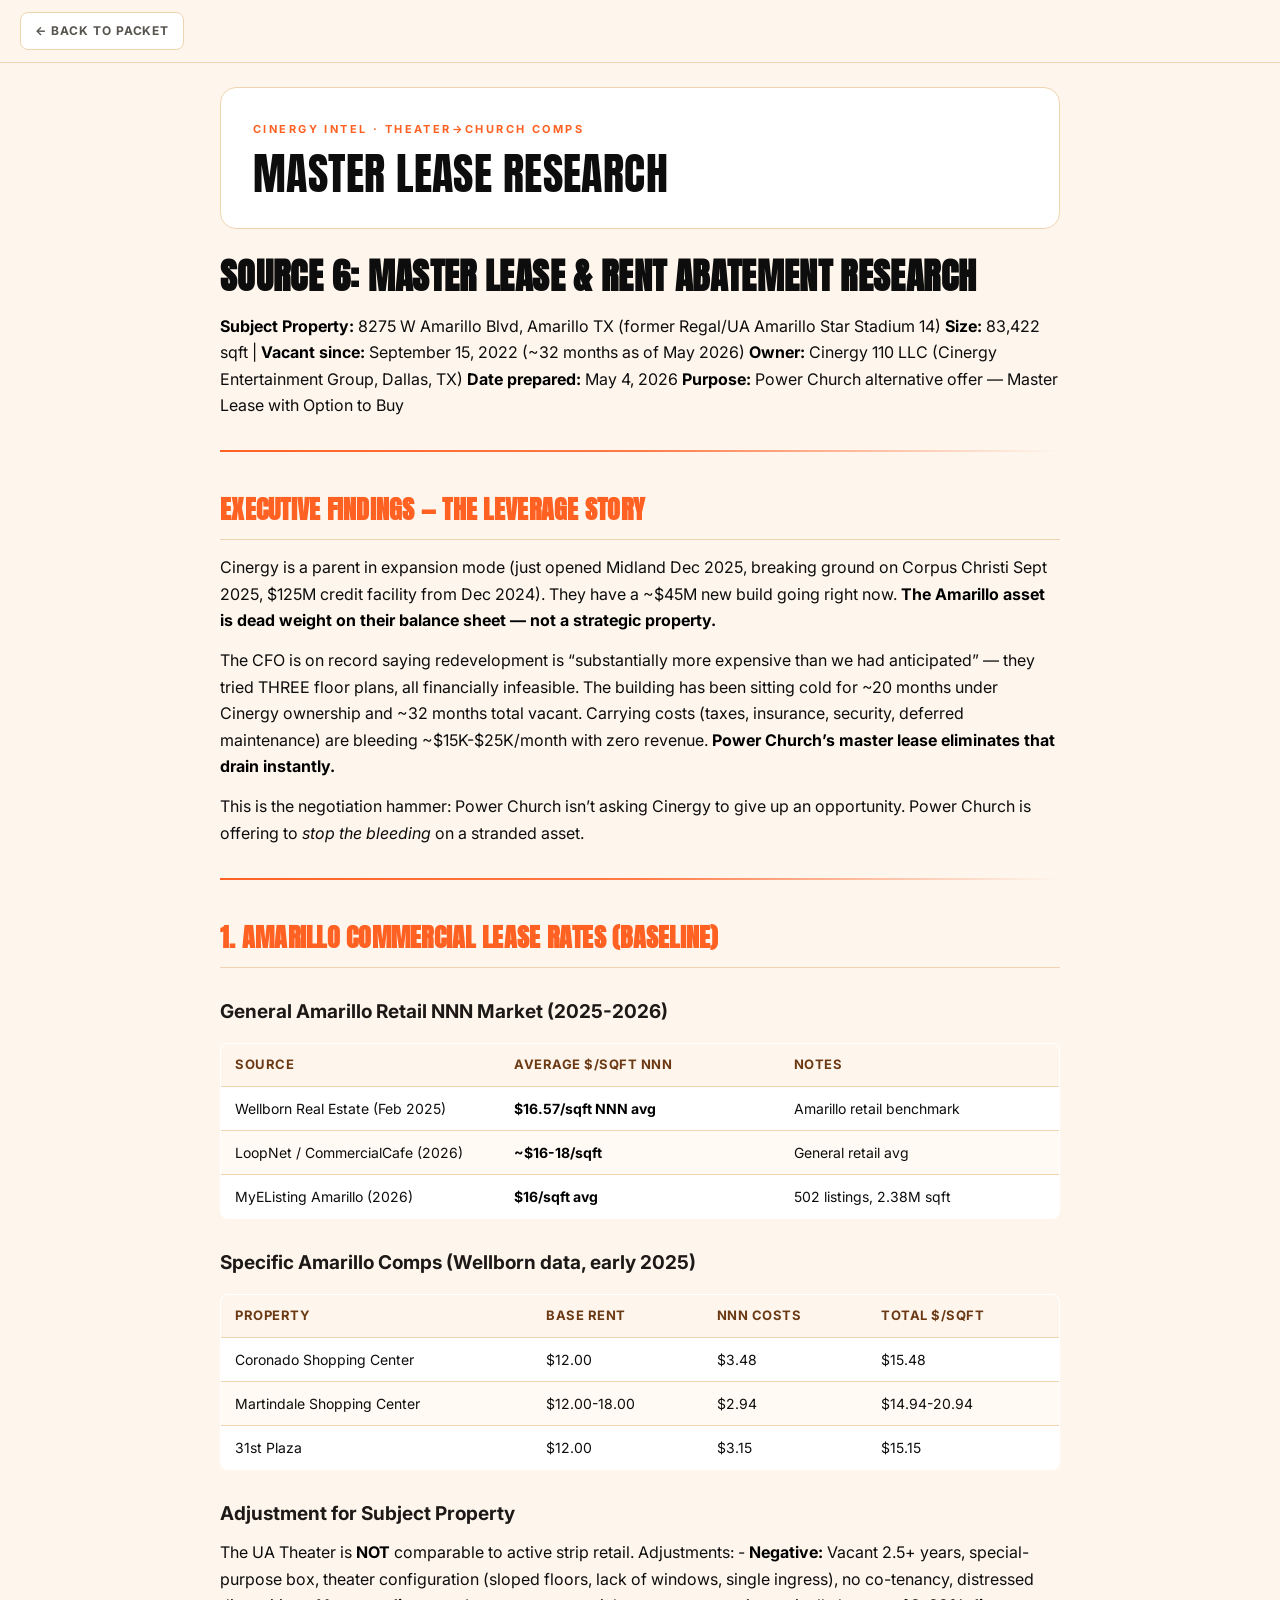
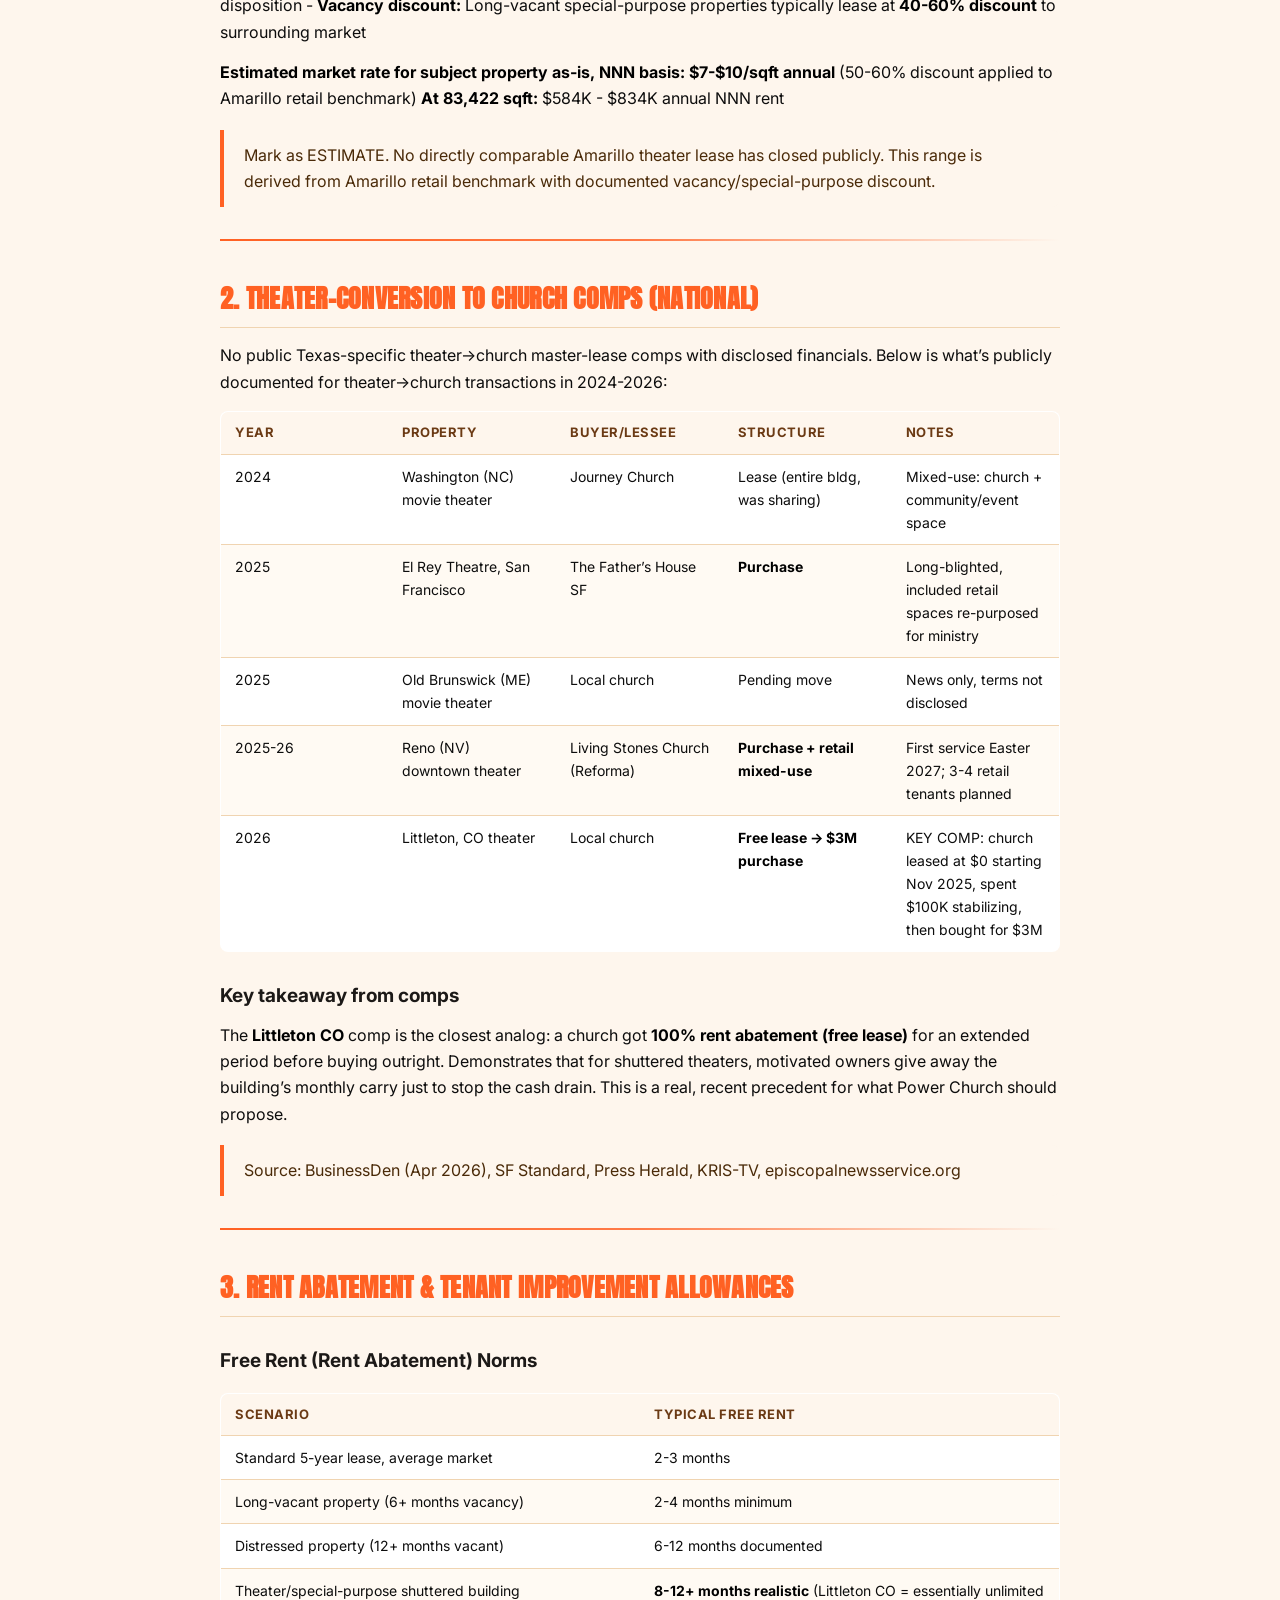
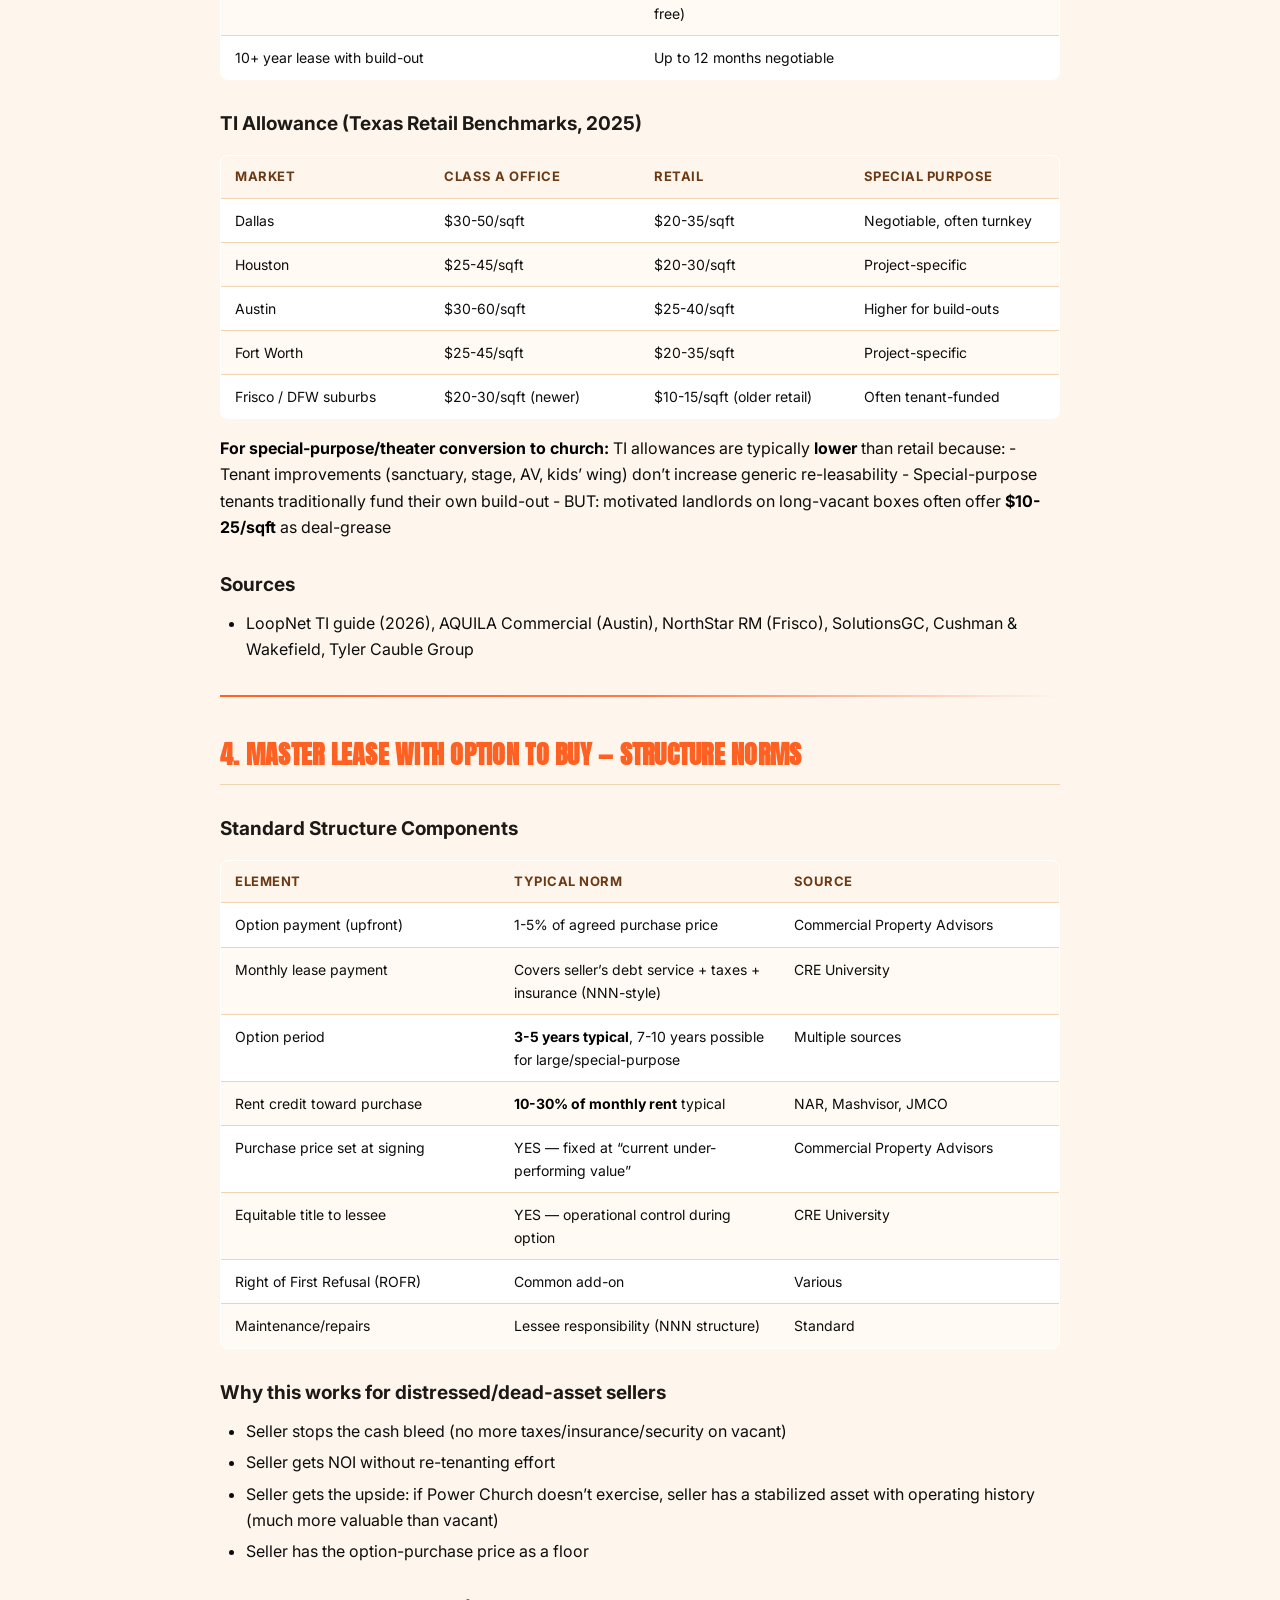
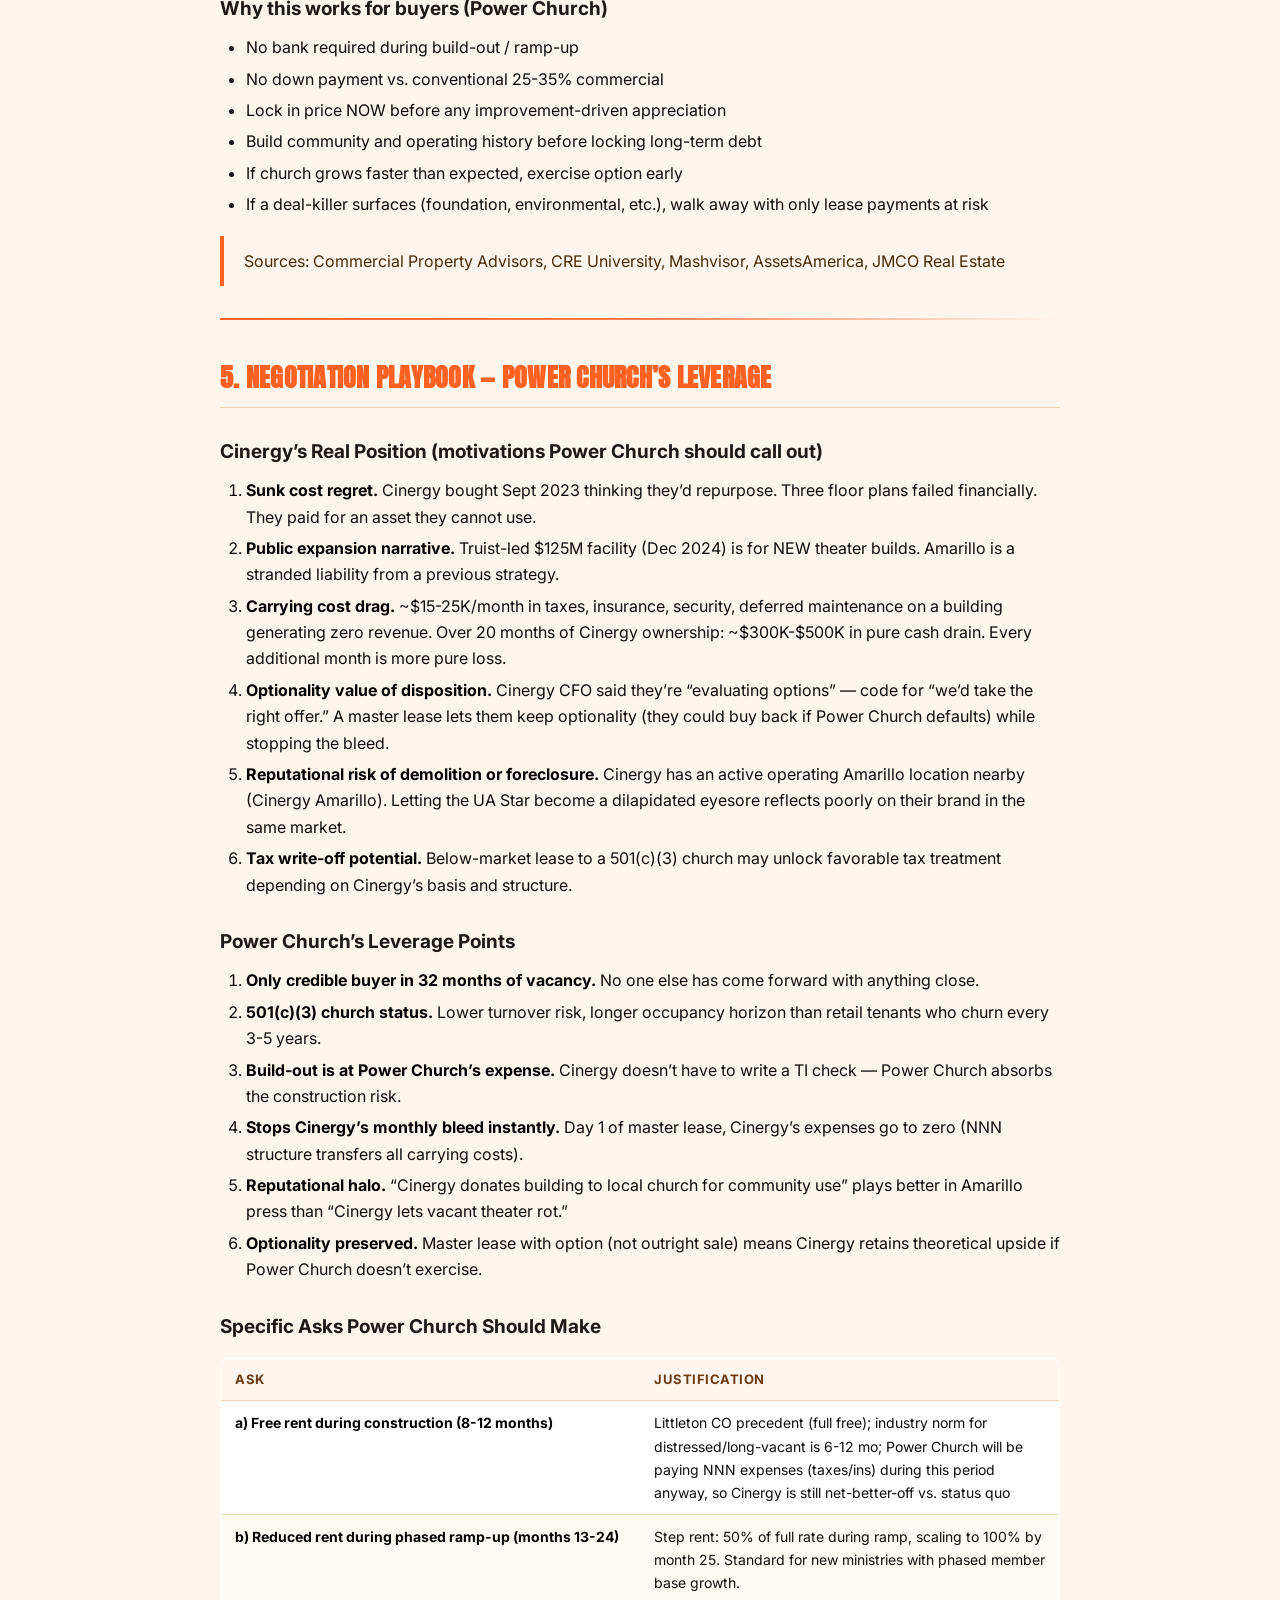
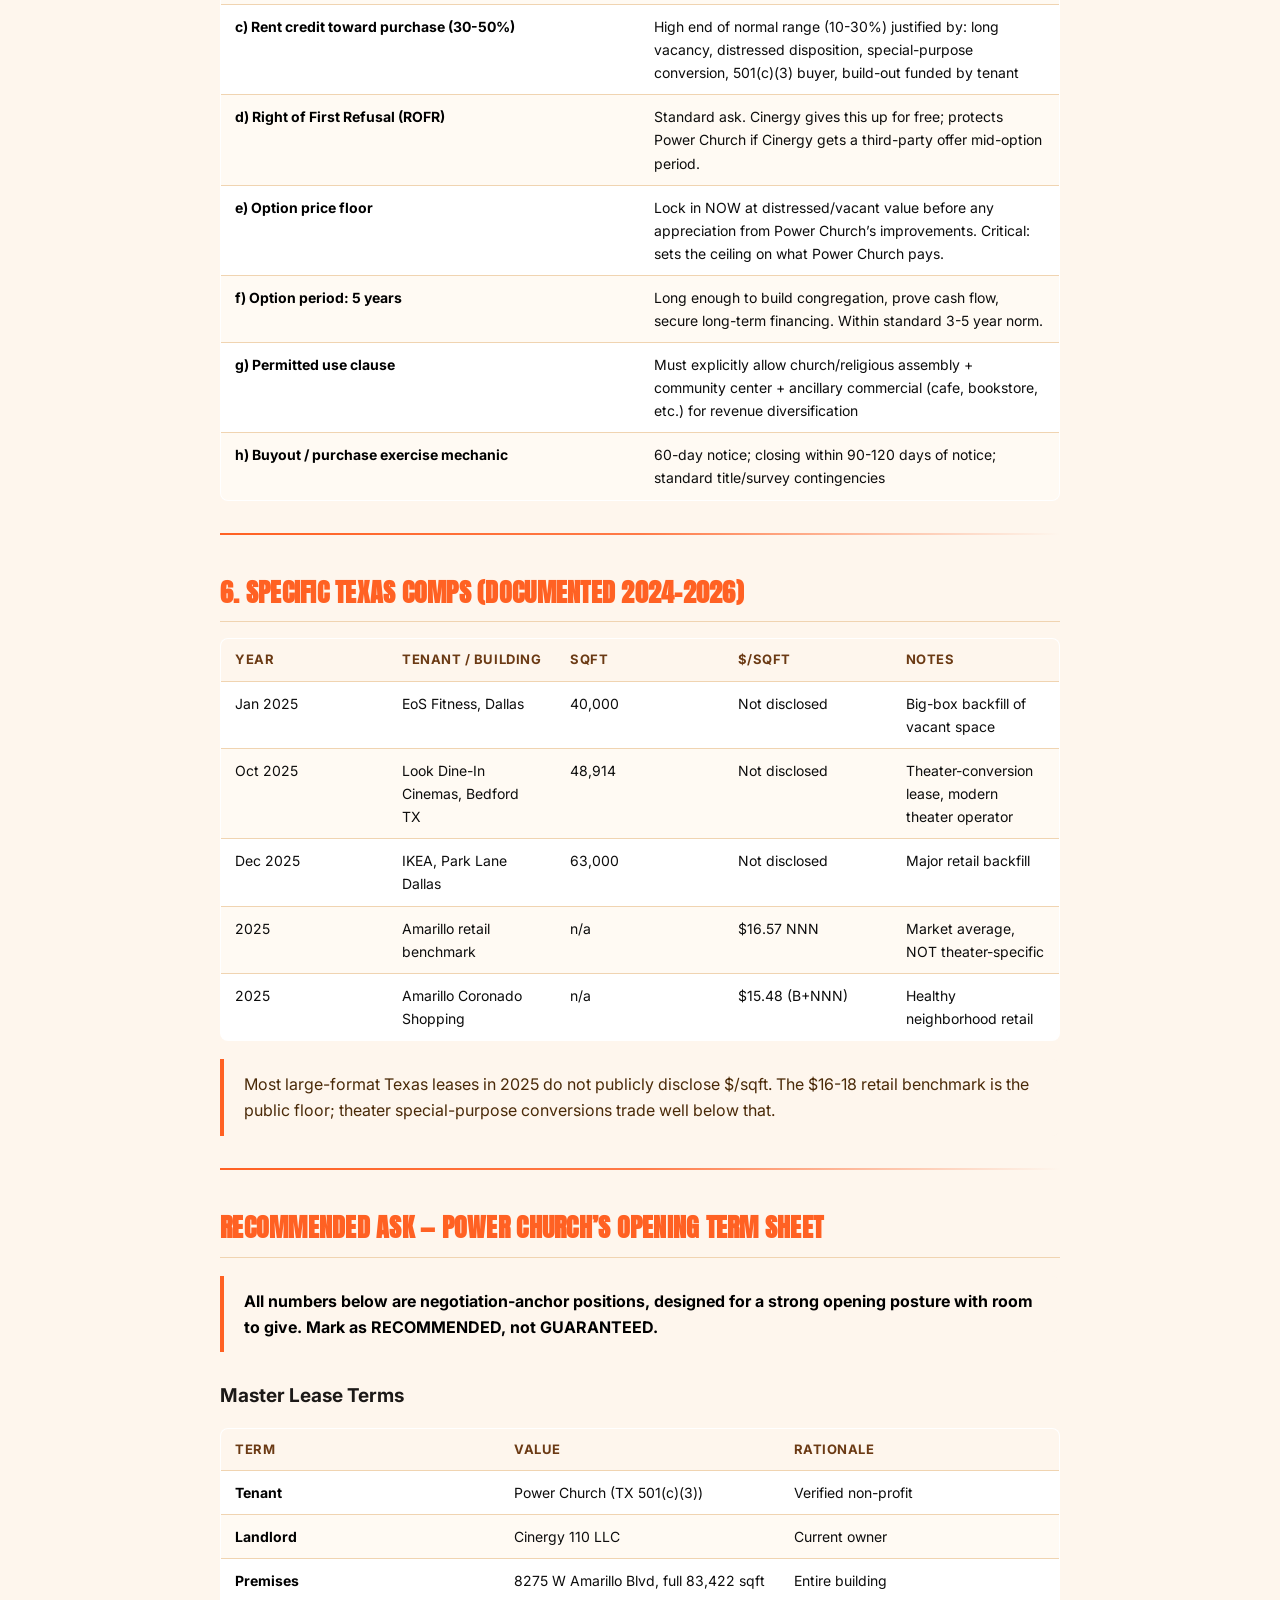
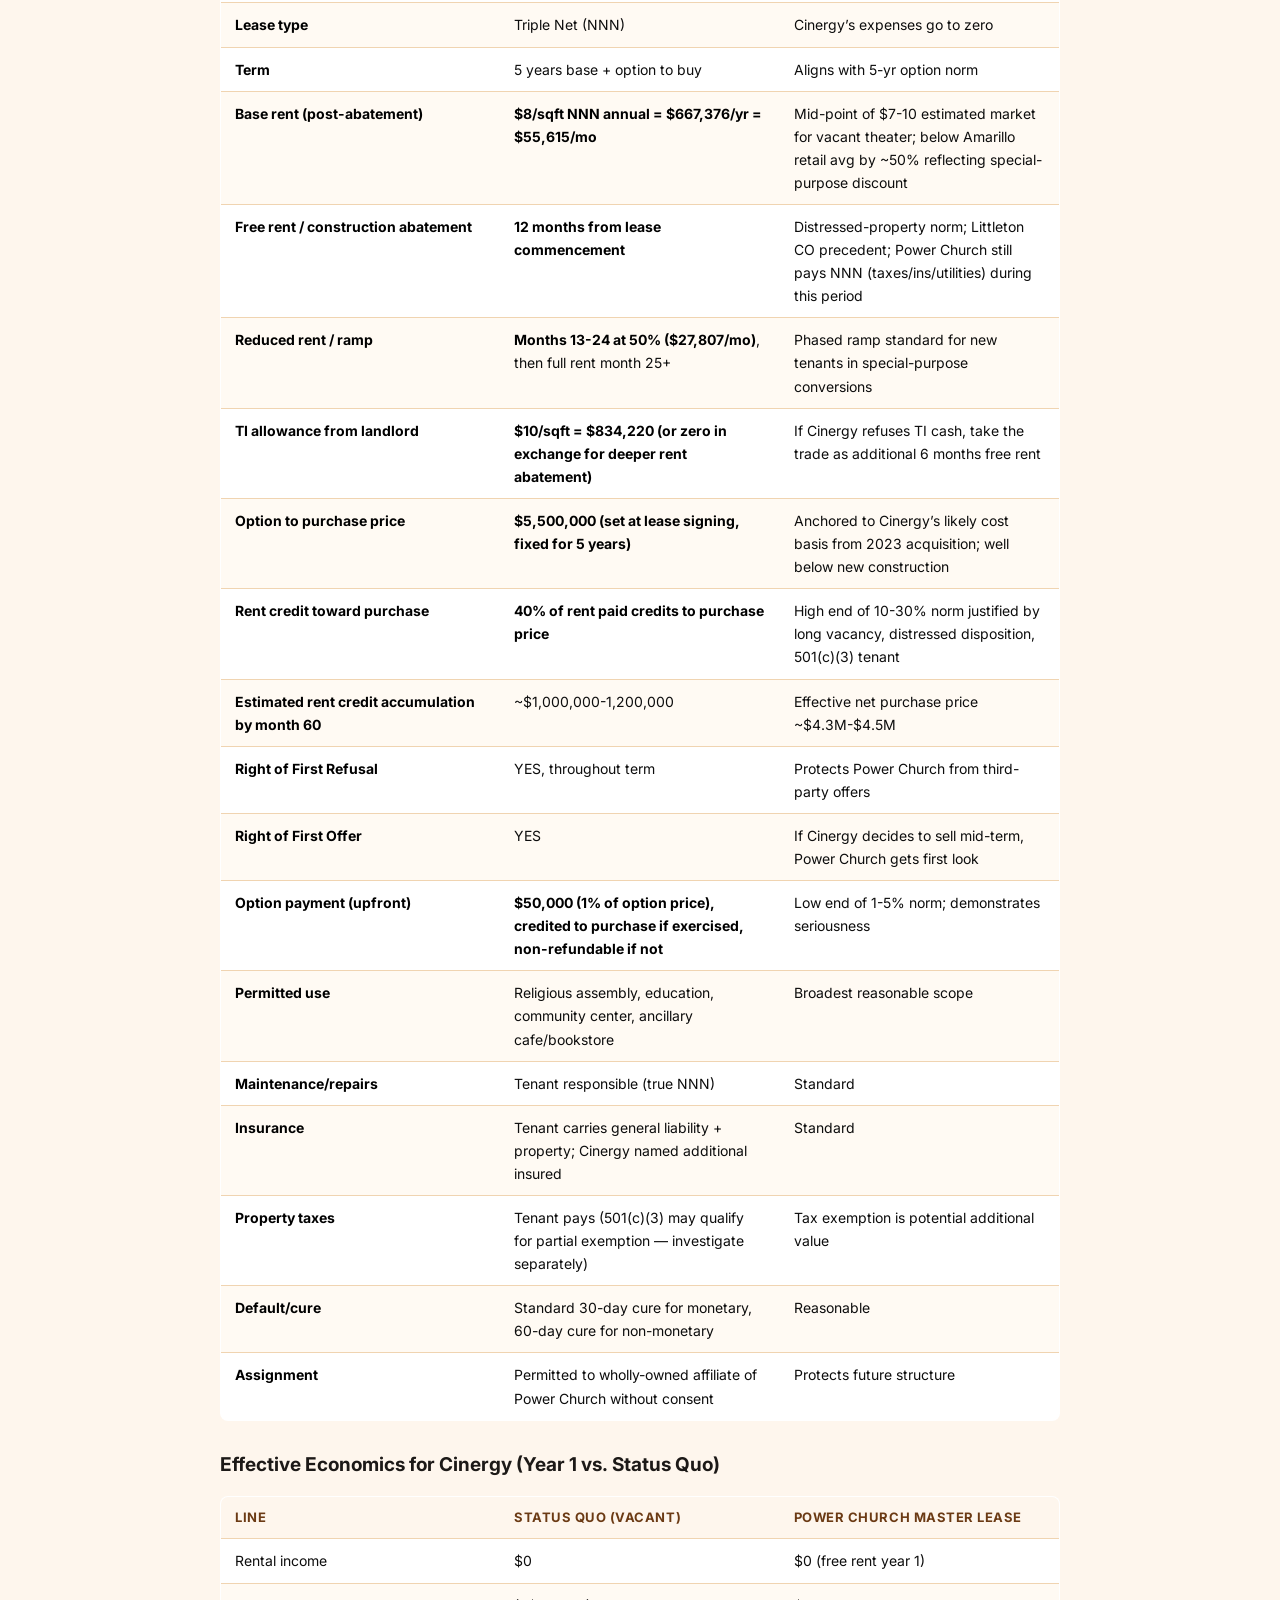
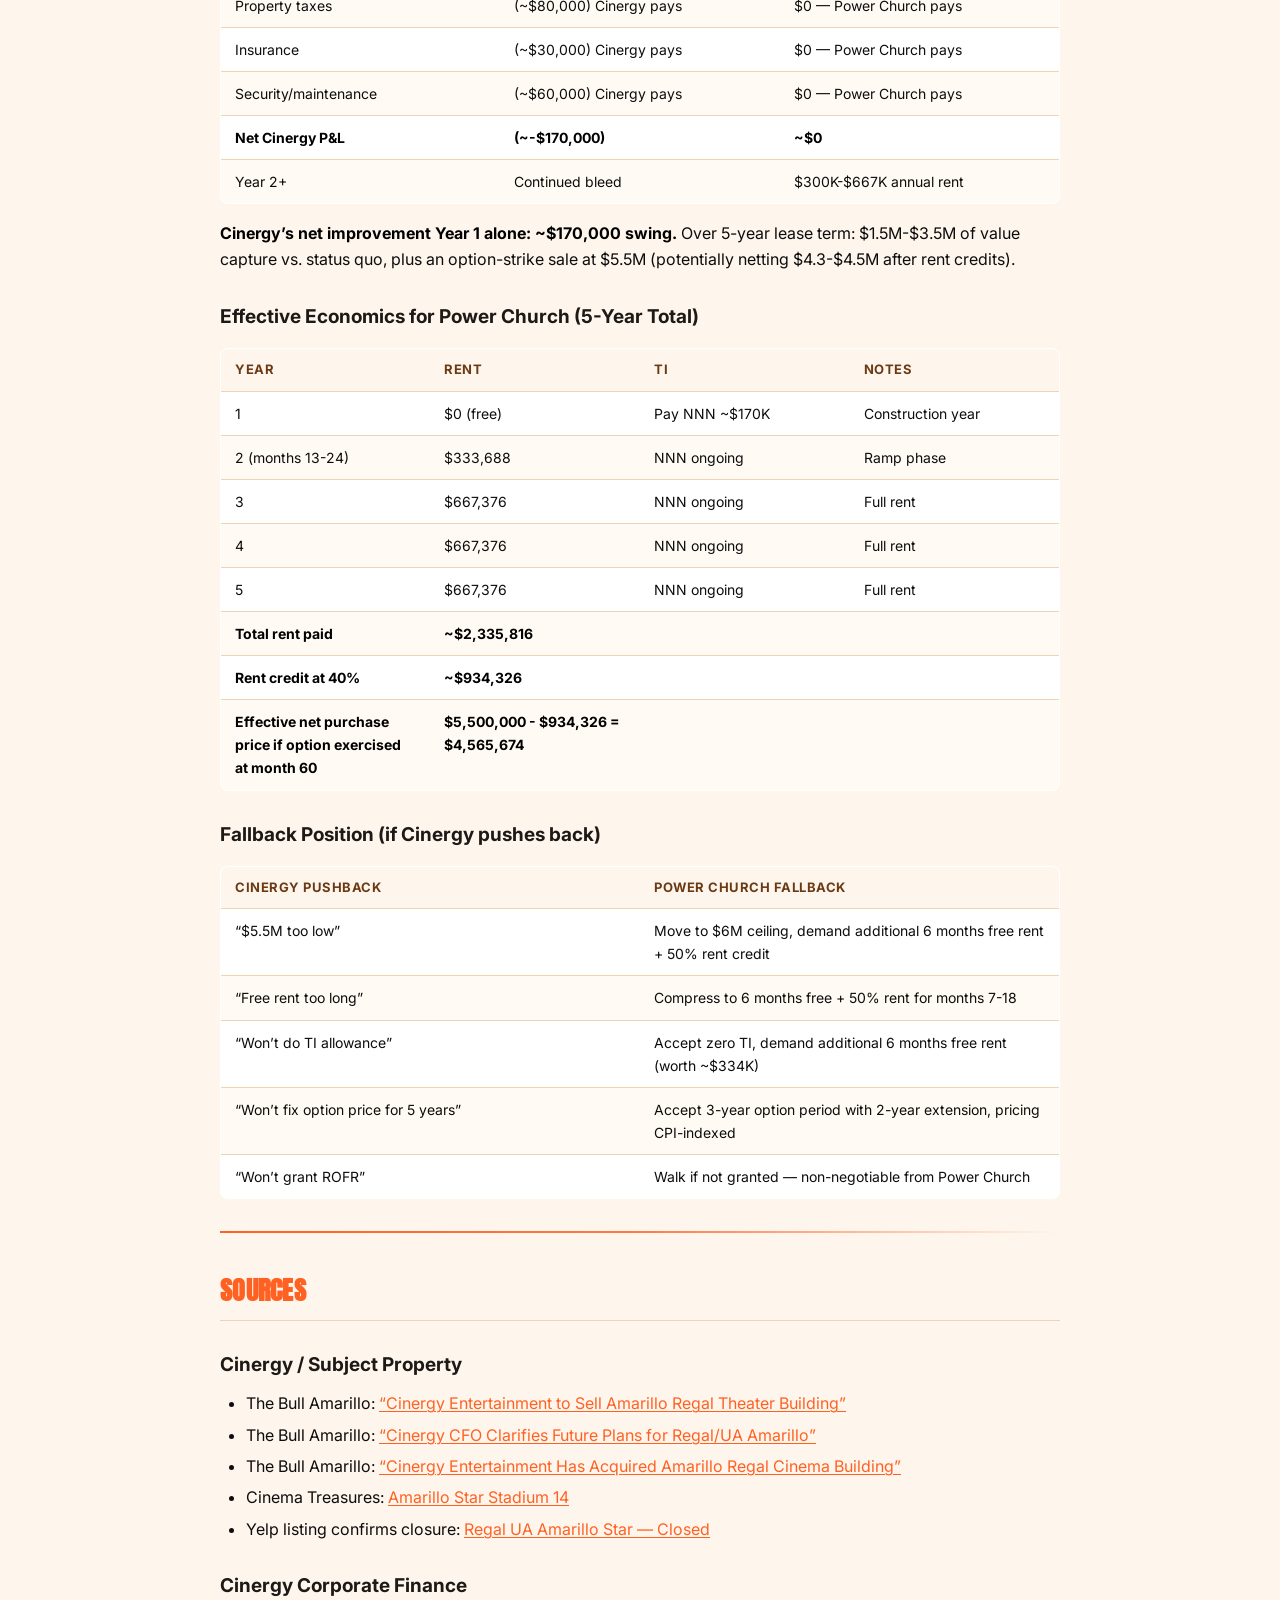
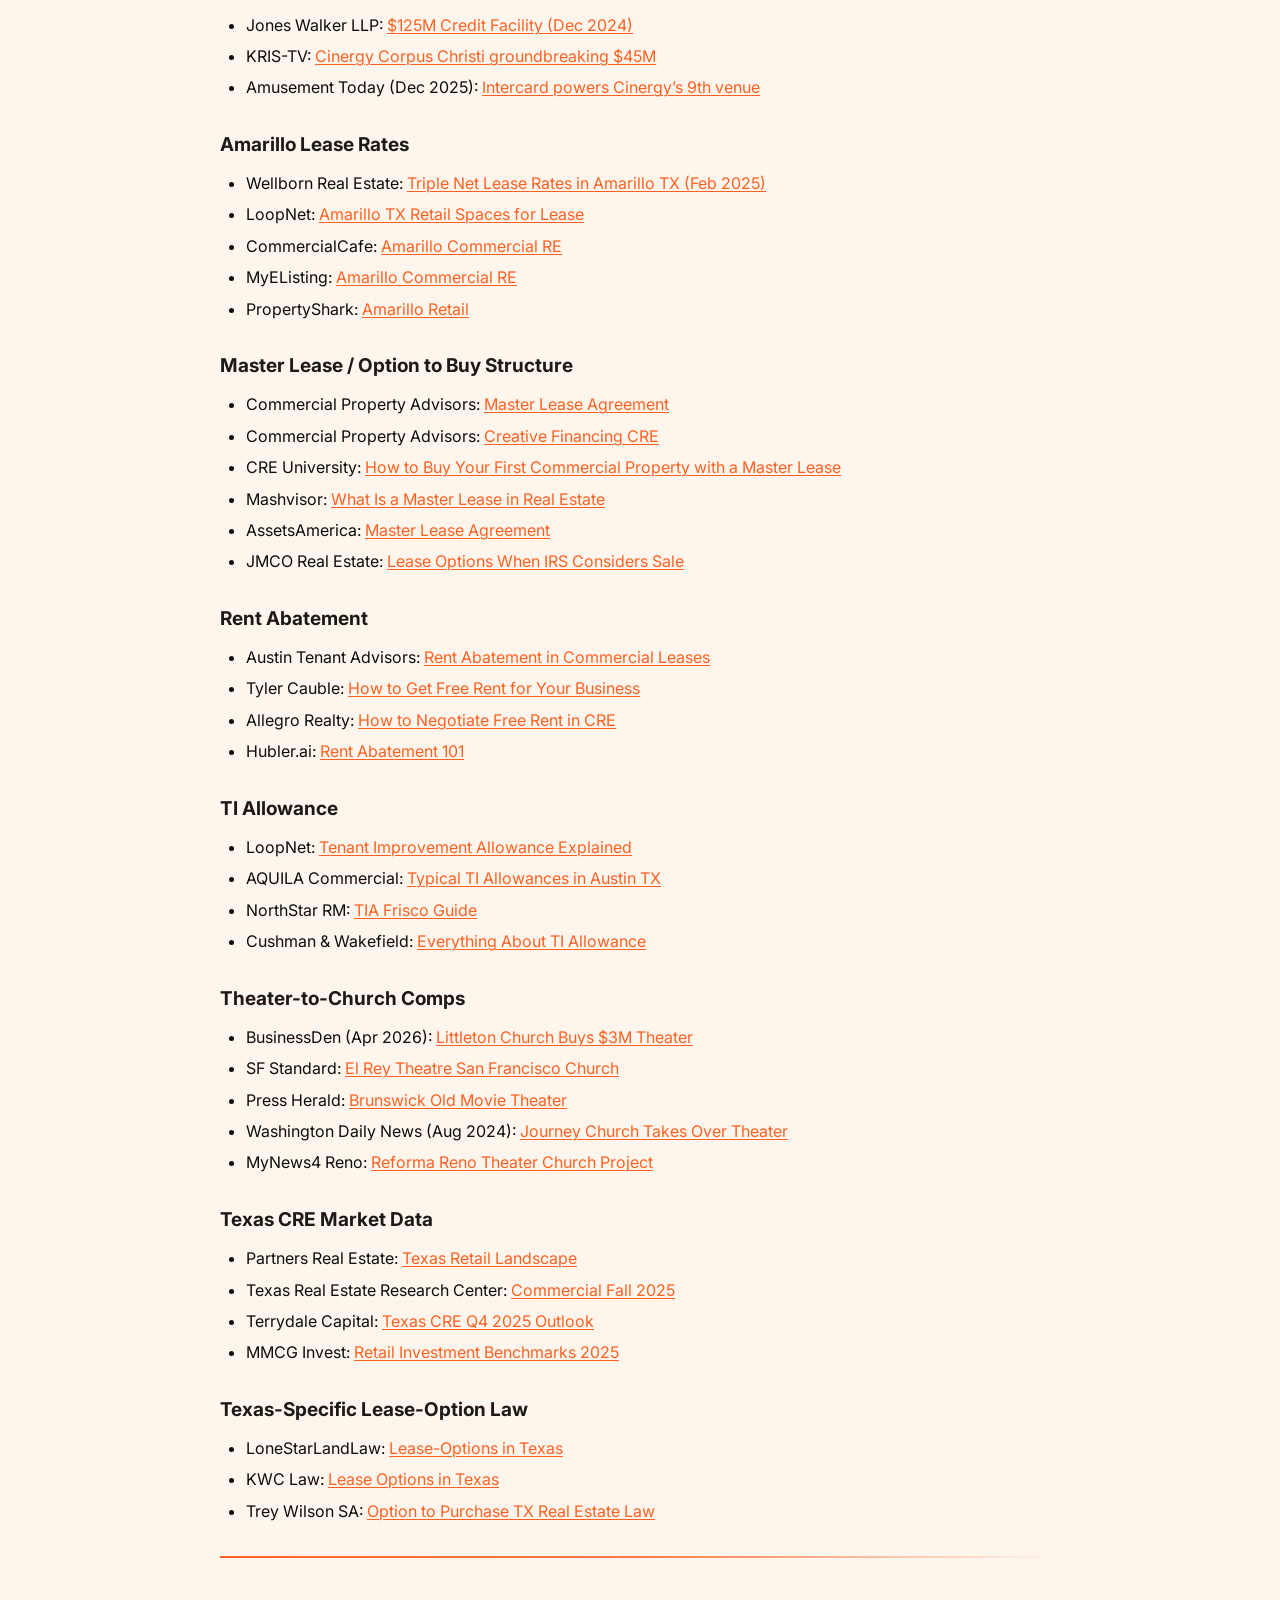
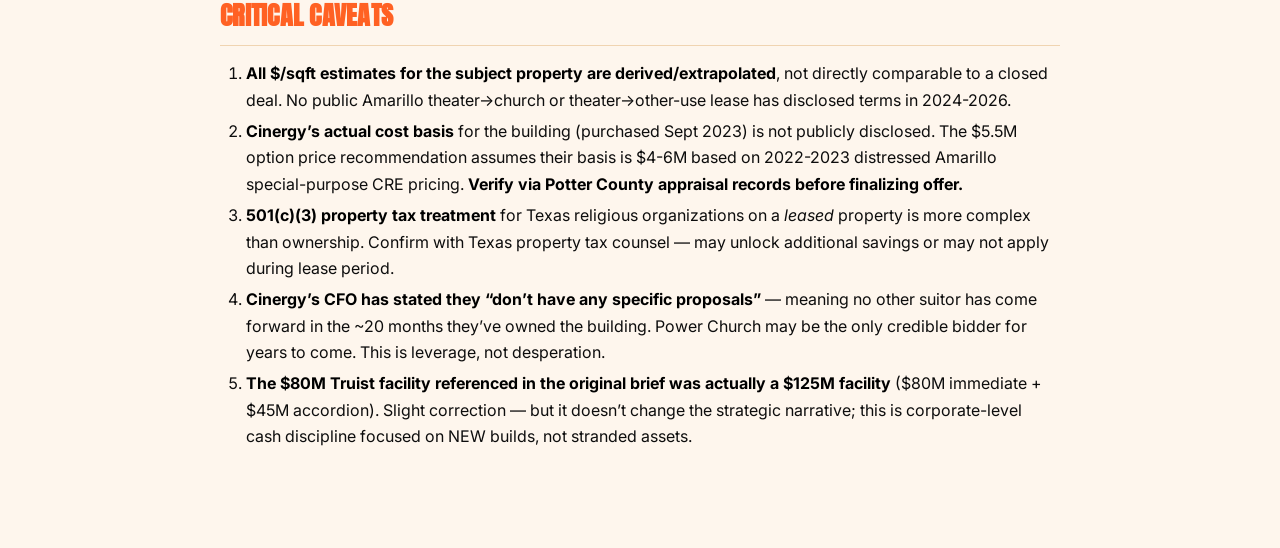
<file: source-6-Master-Lease-Research.html>
<!doctype html>
<html lang="en">
<head>
<meta charset="utf-8" />
<meta http-equiv="Cache-Control" content="no-cache, no-store, must-revalidate" />
<meta http-equiv="Pragma" content="no-cache" />
<meta http-equiv="Expires" content="0" />
<meta name="viewport" content="width=device-width, initial-scale=1" />
<title>Master Lease Research · Power Church · UA Theater</title>
<link rel="stylesheet" href="web-style.css" />
<script src="js/analytics.js"></script>
</head>
<body>
<div class="back-bar"><a href="index.html">← Back to Packet</a></div>
<div class="content-wrap">
<header class="title-block">
<div class="title-eyebrow">Cinergy Intel · Theater→Church Comps</div>
<h1>Master Lease Research</h1>
</header>
<h1 id="source-6-master-lease-rent-abatement-research">Source 6: Master
Lease &amp; Rent Abatement Research</h1>
<p><strong>Subject Property:</strong> 8275 W Amarillo Blvd, Amarillo TX
(former Regal/UA Amarillo Star Stadium 14) <strong>Size:</strong> 83,422
sqft | <strong>Vacant since:</strong> September 15, 2022 (~32 months as
of May 2026) <strong>Owner:</strong> Cinergy 110 LLC (Cinergy
Entertainment Group, Dallas, TX) <strong>Date prepared:</strong> May 4,
2026 <strong>Purpose:</strong> Power Church alternative offer — Master
Lease with Option to Buy</p>
<hr />
<h2 id="executive-findings-the-leverage-story">EXECUTIVE FINDINGS — THE
LEVERAGE STORY</h2>
<p>Cinergy is a parent in expansion mode (just opened Midland Dec 2025,
breaking ground on Corpus Christi Sept 2025, $125M credit facility from
Dec 2024). They have a ~$45M new build going right now. <strong>The
Amarillo asset is dead weight on their balance sheet — not a strategic
property.</strong></p>
<p>The CFO is on record saying redevelopment is “substantially more
expensive than we had anticipated” — they tried THREE floor plans, all
financially infeasible. The building has been sitting cold for ~20
months under Cinergy ownership and ~32 months total vacant. Carrying
costs (taxes, insurance, security, deferred maintenance) are bleeding
~$15K-$25K/month with zero revenue. <strong>Power Church’s master lease
eliminates that drain instantly.</strong></p>
<p>This is the negotiation hammer: Power Church isn’t asking Cinergy to
give up an opportunity. Power Church is offering to <em>stop the
bleeding</em> on a stranded asset.</p>
<hr />
<h2 id="amarillo-commercial-lease-rates-baseline">1. AMARILLO COMMERCIAL
LEASE RATES (BASELINE)</h2>
<h3 id="general-amarillo-retail-nnn-market-2025-2026">General Amarillo
Retail NNN Market (2025-2026)</h3>
<table>
<colgroup>
<col style="width: 33%" />
<col style="width: 33%" />
<col style="width: 33%" />
</colgroup>
<thead>
<tr>
<th>Source</th>
<th>Average $/sqft NNN</th>
<th>Notes</th>
</tr>
</thead>
<tbody>
<tr>
<td>Wellborn Real Estate (Feb 2025)</td>
<td><strong>$16.57/sqft NNN avg</strong></td>
<td>Amarillo retail benchmark</td>
</tr>
<tr>
<td>LoopNet / CommercialCafe (2026)</td>
<td><strong>~$16-18/sqft</strong></td>
<td>General retail avg</td>
</tr>
<tr>
<td>MyEListing Amarillo (2026)</td>
<td><strong>$16/sqft avg</strong></td>
<td>502 listings, 2.38M sqft</td>
</tr>
</tbody>
</table>
<h3 id="specific-amarillo-comps-wellborn-data-early-2025">Specific
Amarillo Comps (Wellborn data, early 2025)</h3>
<table>
<thead>
<tr>
<th>Property</th>
<th>Base Rent</th>
<th>NNN Costs</th>
<th>Total $/sqft</th>
</tr>
</thead>
<tbody>
<tr>
<td>Coronado Shopping Center</td>
<td>$12.00</td>
<td>$3.48</td>
<td>$15.48</td>
</tr>
<tr>
<td>Martindale Shopping Center</td>
<td>$12.00-18.00</td>
<td>$2.94</td>
<td>$14.94-20.94</td>
</tr>
<tr>
<td>31st Plaza</td>
<td>$12.00</td>
<td>$3.15</td>
<td>$15.15</td>
</tr>
</tbody>
</table>
<h3 id="adjustment-for-subject-property">Adjustment for Subject
Property</h3>
<p>The UA Theater is <strong>NOT</strong> comparable to active strip
retail. Adjustments: - <strong>Negative:</strong> Vacant 2.5+ years,
special-purpose box, theater configuration (sloped floors, lack of
windows, single ingress), no co-tenancy, distressed disposition -
<strong>Vacancy discount:</strong> Long-vacant special-purpose
properties typically lease at <strong>40-60% discount</strong> to
surrounding market</p>
<p><strong>Estimated market rate for subject property as-is, NNN basis:
$7-$10/sqft annual</strong> (50-60% discount applied to Amarillo retail
benchmark) <strong>At 83,422 sqft:</strong> $584K - $834K annual NNN
rent</p>
<blockquote>
<p>Mark as ESTIMATE. No directly comparable Amarillo theater lease has
closed publicly. This range is derived from Amarillo retail benchmark
with documented vacancy/special-purpose discount.</p>
</blockquote>
<hr />
<h2 id="theater-conversion-to-church-comps-national">2.
THEATER-CONVERSION TO CHURCH COMPS (NATIONAL)</h2>
<p>No public Texas-specific theater→church master-lease comps with
disclosed financials. Below is what’s publicly documented for
theater→church transactions in 2024-2026:</p>
<table>
<colgroup>
<col style="width: 20%" />
<col style="width: 20%" />
<col style="width: 20%" />
<col style="width: 20%" />
<col style="width: 20%" />
</colgroup>
<thead>
<tr>
<th>Year</th>
<th>Property</th>
<th>Buyer/Lessee</th>
<th>Structure</th>
<th>Notes</th>
</tr>
</thead>
<tbody>
<tr>
<td>2024</td>
<td>Washington (NC) movie theater</td>
<td>Journey Church</td>
<td>Lease (entire bldg, was sharing)</td>
<td>Mixed-use: church + community/event space</td>
</tr>
<tr>
<td>2025</td>
<td>El Rey Theatre, San Francisco</td>
<td>The Father’s House SF</td>
<td><strong>Purchase</strong></td>
<td>Long-blighted, included retail spaces re-purposed for ministry</td>
</tr>
<tr>
<td>2025</td>
<td>Old Brunswick (ME) movie theater</td>
<td>Local church</td>
<td>Pending move</td>
<td>News only, terms not disclosed</td>
</tr>
<tr>
<td>2025-26</td>
<td>Reno (NV) downtown theater</td>
<td>Living Stones Church (Reforma)</td>
<td><strong>Purchase + retail mixed-use</strong></td>
<td>First service Easter 2027; 3-4 retail tenants planned</td>
</tr>
<tr>
<td>2026</td>
<td>Littleton, CO theater</td>
<td>Local church</td>
<td><strong>Free lease → $3M purchase</strong></td>
<td>KEY COMP: church leased at $0 starting Nov 2025, spent $100K
stabilizing, then bought for $3M</td>
</tr>
</tbody>
</table>
<h3 id="key-takeaway-from-comps">Key takeaway from comps</h3>
<p>The <strong>Littleton CO</strong> comp is the closest analog: a
church got <strong>100% rent abatement (free lease)</strong> for an
extended period before buying outright. Demonstrates that for shuttered
theaters, motivated owners give away the building’s monthly carry just
to stop the cash drain. This is a real, recent precedent for what Power
Church should propose.</p>
<blockquote>
<p>Source: BusinessDen (Apr 2026), SF Standard, Press Herald, KRIS-TV,
episcopalnewsservice.org</p>
</blockquote>
<hr />
<h2 id="rent-abatement-tenant-improvement-allowances">3. RENT ABATEMENT
&amp; TENANT IMPROVEMENT ALLOWANCES</h2>
<h3 id="free-rent-rent-abatement-norms">Free Rent (Rent Abatement)
Norms</h3>
<table>
<colgroup>
<col style="width: 50%" />
<col style="width: 50%" />
</colgroup>
<thead>
<tr>
<th>Scenario</th>
<th>Typical Free Rent</th>
</tr>
</thead>
<tbody>
<tr>
<td>Standard 5-year lease, average market</td>
<td>2-3 months</td>
</tr>
<tr>
<td>Long-vacant property (6+ months vacancy)</td>
<td>2-4 months minimum</td>
</tr>
<tr>
<td>Distressed property (12+ months vacant)</td>
<td>6-12 months documented</td>
</tr>
<tr>
<td>Theater/special-purpose shuttered building</td>
<td><strong>8-12+ months realistic</strong> (Littleton CO = essentially
unlimited free)</td>
</tr>
<tr>
<td>10+ year lease with build-out</td>
<td>Up to 12 months negotiable</td>
</tr>
</tbody>
</table>
<h3 id="ti-allowance-texas-retail-benchmarks-2025">TI Allowance (Texas
Retail Benchmarks, 2025)</h3>
<table>
<colgroup>
<col style="width: 25%" />
<col style="width: 25%" />
<col style="width: 25%" />
<col style="width: 25%" />
</colgroup>
<thead>
<tr>
<th>Market</th>
<th>Class A Office</th>
<th>Retail</th>
<th>Special Purpose</th>
</tr>
</thead>
<tbody>
<tr>
<td>Dallas</td>
<td>$30-50/sqft</td>
<td>$20-35/sqft</td>
<td>Negotiable, often turnkey</td>
</tr>
<tr>
<td>Houston</td>
<td>$25-45/sqft</td>
<td>$20-30/sqft</td>
<td>Project-specific</td>
</tr>
<tr>
<td>Austin</td>
<td>$30-60/sqft</td>
<td>$25-40/sqft</td>
<td>Higher for build-outs</td>
</tr>
<tr>
<td>Fort Worth</td>
<td>$25-45/sqft</td>
<td>$20-35/sqft</td>
<td>Project-specific</td>
</tr>
<tr>
<td>Frisco / DFW suburbs</td>
<td>$20-30/sqft (newer)</td>
<td>$10-15/sqft (older retail)</td>
<td>Often tenant-funded</td>
</tr>
</tbody>
</table>
<p><strong>For special-purpose/theater conversion to church:</strong> TI
allowances are typically <strong>lower</strong> than retail because: -
Tenant improvements (sanctuary, stage, AV, kids’ wing) don’t increase
generic re-leasability - Special-purpose tenants traditionally fund
their own build-out - BUT: motivated landlords on long-vacant boxes
often offer <strong>$10-25/sqft</strong> as deal-grease</p>
<h3 id="sources">Sources</h3>
<ul>
<li>LoopNet TI guide (2026), AQUILA Commercial (Austin), NorthStar RM
(Frisco), SolutionsGC, Cushman &amp; Wakefield, Tyler Cauble Group</li>
</ul>
<hr />
<h2 id="master-lease-with-option-to-buy-structure-norms">4. MASTER LEASE
WITH OPTION TO BUY — STRUCTURE NORMS</h2>
<h3 id="standard-structure-components">Standard Structure
Components</h3>
<table>
<colgroup>
<col style="width: 33%" />
<col style="width: 33%" />
<col style="width: 33%" />
</colgroup>
<thead>
<tr>
<th>Element</th>
<th>Typical Norm</th>
<th>Source</th>
</tr>
</thead>
<tbody>
<tr>
<td>Option payment (upfront)</td>
<td>1-5% of agreed purchase price</td>
<td>Commercial Property Advisors</td>
</tr>
<tr>
<td>Monthly lease payment</td>
<td>Covers seller’s debt service + taxes + insurance (NNN-style)</td>
<td>CRE University</td>
</tr>
<tr>
<td>Option period</td>
<td><strong>3-5 years typical</strong>, 7-10 years possible for
large/special-purpose</td>
<td>Multiple sources</td>
</tr>
<tr>
<td>Rent credit toward purchase</td>
<td><strong>10-30% of monthly rent</strong> typical</td>
<td>NAR, Mashvisor, JMCO</td>
</tr>
<tr>
<td>Purchase price set at signing</td>
<td>YES — fixed at “current under-performing value”</td>
<td>Commercial Property Advisors</td>
</tr>
<tr>
<td>Equitable title to lessee</td>
<td>YES — operational control during option</td>
<td>CRE University</td>
</tr>
<tr>
<td>Right of First Refusal (ROFR)</td>
<td>Common add-on</td>
<td>Various</td>
</tr>
<tr>
<td>Maintenance/repairs</td>
<td>Lessee responsibility (NNN structure)</td>
<td>Standard</td>
</tr>
</tbody>
</table>
<h3 id="why-this-works-for-distresseddead-asset-sellers">Why this works
for distressed/dead-asset sellers</h3>
<ul>
<li>Seller stops the cash bleed (no more taxes/insurance/security on
vacant)</li>
<li>Seller gets NOI without re-tenanting effort</li>
<li>Seller gets the upside: if Power Church doesn’t exercise, seller has
a stabilized asset with operating history (much more valuable than
vacant)</li>
<li>Seller has the option-purchase price as a floor</li>
</ul>
<h3 id="why-this-works-for-buyers-power-church">Why this works for
buyers (Power Church)</h3>
<ul>
<li>No bank required during build-out / ramp-up</li>
<li>No down payment vs. conventional 25-35% commercial</li>
<li>Lock in price NOW before any improvement-driven appreciation</li>
<li>Build community and operating history before locking long-term
debt</li>
<li>If church grows faster than expected, exercise option early</li>
<li>If a deal-killer surfaces (foundation, environmental, etc.), walk
away with only lease payments at risk</li>
</ul>
<blockquote>
<p>Sources: Commercial Property Advisors, CRE University, Mashvisor,
AssetsAmerica, JMCO Real Estate</p>
</blockquote>
<hr />
<h2 id="negotiation-playbook-power-churchs-leverage">5. NEGOTIATION
PLAYBOOK — POWER CHURCH’S LEVERAGE</h2>
<h3
id="cinergys-real-position-motivations-power-church-should-call-out">Cinergy’s
Real Position (motivations Power Church should call out)</h3>
<ol type="1">
<li><strong>Sunk cost regret.</strong> Cinergy bought Sept 2023 thinking
they’d repurpose. Three floor plans failed financially. They paid for an
asset they cannot use.</li>
<li><strong>Public expansion narrative.</strong> Truist-led $125M
facility (Dec 2024) is for NEW theater builds. Amarillo is a stranded
liability from a previous strategy.</li>
<li><strong>Carrying cost drag.</strong> ~$15-25K/month in taxes,
insurance, security, deferred maintenance on a building generating zero
revenue. Over 20 months of Cinergy ownership: ~$300K-$500K in pure cash
drain. Every additional month is more pure loss.</li>
<li><strong>Optionality value of disposition.</strong> Cinergy CFO said
they’re “evaluating options” — code for “we’d take the right offer.” A
master lease lets them keep optionality (they could buy back if Power
Church defaults) while stopping the bleed.</li>
<li><strong>Reputational risk of demolition or foreclosure.</strong>
Cinergy has an active operating Amarillo location nearby (Cinergy
Amarillo). Letting the UA Star become a dilapidated eyesore reflects
poorly on their brand in the same market.</li>
<li><strong>Tax write-off potential.</strong> Below-market lease to a
501(c)(3) church may unlock favorable tax treatment depending on
Cinergy’s basis and structure.</li>
</ol>
<h3 id="power-churchs-leverage-points">Power Church’s Leverage
Points</h3>
<ol type="1">
<li><strong>Only credible buyer in 32 months of vacancy.</strong> No one
else has come forward with anything close.</li>
<li><strong>501(c)(3) church status.</strong> Lower turnover risk,
longer occupancy horizon than retail tenants who churn every 3-5
years.</li>
<li><strong>Build-out is at Power Church’s expense.</strong> Cinergy
doesn’t have to write a TI check — Power Church absorbs the construction
risk.</li>
<li><strong>Stops Cinergy’s monthly bleed instantly.</strong> Day 1 of
master lease, Cinergy’s expenses go to zero (NNN structure transfers all
carrying costs).</li>
<li><strong>Reputational halo.</strong> “Cinergy donates building to
local church for community use” plays better in Amarillo press than
“Cinergy lets vacant theater rot.”</li>
<li><strong>Optionality preserved.</strong> Master lease with option
(not outright sale) means Cinergy retains theoretical upside if Power
Church doesn’t exercise.</li>
</ol>
<h3 id="specific-asks-power-church-should-make">Specific Asks Power
Church Should Make</h3>
<table>
<colgroup>
<col style="width: 50%" />
<col style="width: 50%" />
</colgroup>
<thead>
<tr>
<th>Ask</th>
<th>Justification</th>
</tr>
</thead>
<tbody>
<tr>
<td><strong>a) Free rent during construction (8-12 months)</strong></td>
<td>Littleton CO precedent (full free); industry norm for
distressed/long-vacant is 6-12 mo; Power Church will be paying NNN
expenses (taxes/ins) during this period anyway, so Cinergy is still
net-better-off vs. status quo</td>
</tr>
<tr>
<td><strong>b) Reduced rent during phased ramp-up (months
13-24)</strong></td>
<td>Step rent: 50% of full rate during ramp, scaling to 100% by month
25. Standard for new ministries with phased member base growth.</td>
</tr>
<tr>
<td><strong>c) Rent credit toward purchase (30-50%)</strong></td>
<td>High end of normal range (10-30%) justified by: long vacancy,
distressed disposition, special-purpose conversion, 501(c)(3) buyer,
build-out funded by tenant</td>
</tr>
<tr>
<td><strong>d) Right of First Refusal (ROFR)</strong></td>
<td>Standard ask. Cinergy gives this up for free; protects Power Church
if Cinergy gets a third-party offer mid-option period.</td>
</tr>
<tr>
<td><strong>e) Option price floor</strong></td>
<td>Lock in NOW at distressed/vacant value before any appreciation from
Power Church’s improvements. Critical: sets the ceiling on what Power
Church pays.</td>
</tr>
<tr>
<td><strong>f) Option period: 5 years</strong></td>
<td>Long enough to build congregation, prove cash flow, secure long-term
financing. Within standard 3-5 year norm.</td>
</tr>
<tr>
<td><strong>g) Permitted use clause</strong></td>
<td>Must explicitly allow church/religious assembly + community center +
ancillary commercial (cafe, bookstore, etc.) for revenue
diversification</td>
</tr>
<tr>
<td><strong>h) Buyout / purchase exercise mechanic</strong></td>
<td>60-day notice; closing within 90-120 days of notice; standard
title/survey contingencies</td>
</tr>
</tbody>
</table>
<hr />
<h2 id="specific-texas-comps-documented-2024-2026">6. SPECIFIC TEXAS
COMPS (DOCUMENTED 2024-2026)</h2>
<table>
<colgroup>
<col style="width: 20%" />
<col style="width: 20%" />
<col style="width: 20%" />
<col style="width: 20%" />
<col style="width: 20%" />
</colgroup>
<thead>
<tr>
<th>Year</th>
<th>Tenant / Building</th>
<th>Sqft</th>
<th>$/sqft</th>
<th>Notes</th>
</tr>
</thead>
<tbody>
<tr>
<td>Jan 2025</td>
<td>EoS Fitness, Dallas</td>
<td>40,000</td>
<td>Not disclosed</td>
<td>Big-box backfill of vacant space</td>
</tr>
<tr>
<td>Oct 2025</td>
<td>Look Dine-In Cinemas, Bedford TX</td>
<td>48,914</td>
<td>Not disclosed</td>
<td>Theater-conversion lease, modern theater operator</td>
</tr>
<tr>
<td>Dec 2025</td>
<td>IKEA, Park Lane Dallas</td>
<td>63,000</td>
<td>Not disclosed</td>
<td>Major retail backfill</td>
</tr>
<tr>
<td>2025</td>
<td>Amarillo retail benchmark</td>
<td>n/a</td>
<td>$16.57 NNN</td>
<td>Market average, NOT theater-specific</td>
</tr>
<tr>
<td>2025</td>
<td>Amarillo Coronado Shopping</td>
<td>n/a</td>
<td>$15.48 (B+NNN)</td>
<td>Healthy neighborhood retail</td>
</tr>
</tbody>
</table>
<blockquote>
<p>Most large-format Texas leases in 2025 do not publicly disclose
$/sqft. The $16-18 retail benchmark is the public floor; theater
special-purpose conversions trade well below that.</p>
</blockquote>
<hr />
<h2 id="recommended-ask-power-churchs-opening-term-sheet">RECOMMENDED
ASK — POWER CHURCH’S OPENING TERM SHEET</h2>
<blockquote>
<p><strong>All numbers below are negotiation-anchor positions, designed
for a strong opening posture with room to give. Mark as RECOMMENDED, not
GUARANTEED.</strong></p>
</blockquote>
<h3 id="master-lease-terms">Master Lease Terms</h3>
<table>
<colgroup>
<col style="width: 33%" />
<col style="width: 33%" />
<col style="width: 33%" />
</colgroup>
<thead>
<tr>
<th>Term</th>
<th>Value</th>
<th>Rationale</th>
</tr>
</thead>
<tbody>
<tr>
<td><strong>Tenant</strong></td>
<td>Power Church (TX 501(c)(3))</td>
<td>Verified non-profit</td>
</tr>
<tr>
<td><strong>Landlord</strong></td>
<td>Cinergy 110 LLC</td>
<td>Current owner</td>
</tr>
<tr>
<td><strong>Premises</strong></td>
<td>8275 W Amarillo Blvd, full 83,422 sqft</td>
<td>Entire building</td>
</tr>
<tr>
<td><strong>Lease type</strong></td>
<td>Triple Net (NNN)</td>
<td>Cinergy’s expenses go to zero</td>
</tr>
<tr>
<td><strong>Term</strong></td>
<td>5 years base + option to buy</td>
<td>Aligns with 5-yr option norm</td>
</tr>
<tr>
<td><strong>Base rent (post-abatement)</strong></td>
<td><strong>$8/sqft NNN annual = $667,376/yr = $55,615/mo</strong></td>
<td>Mid-point of $7-10 estimated market for vacant theater; below
Amarillo retail avg by ~50% reflecting special-purpose discount</td>
</tr>
<tr>
<td><strong>Free rent / construction abatement</strong></td>
<td><strong>12 months from lease commencement</strong></td>
<td>Distressed-property norm; Littleton CO precedent; Power Church still
pays NNN (taxes/ins/utilities) during this period</td>
</tr>
<tr>
<td><strong>Reduced rent / ramp</strong></td>
<td><strong>Months 13-24 at 50% ($27,807/mo)</strong>, then full rent
month 25+</td>
<td>Phased ramp standard for new tenants in special-purpose
conversions</td>
</tr>
<tr>
<td><strong>TI allowance from landlord</strong></td>
<td><strong>$10/sqft = $834,220 (or zero in exchange for deeper rent
abatement)</strong></td>
<td>If Cinergy refuses TI cash, take the trade as additional 6 months
free rent</td>
</tr>
<tr>
<td><strong>Option to purchase price</strong></td>
<td><strong>$5,500,000 (set at lease signing, fixed for 5
years)</strong></td>
<td>Anchored to Cinergy’s likely cost basis from 2023 acquisition; well
below new construction</td>
</tr>
<tr>
<td><strong>Rent credit toward purchase</strong></td>
<td><strong>40% of rent paid credits to purchase price</strong></td>
<td>High end of 10-30% norm justified by long vacancy, distressed
disposition, 501(c)(3) tenant</td>
</tr>
<tr>
<td><strong>Estimated rent credit accumulation by month 60</strong></td>
<td>~$1,000,000-1,200,000</td>
<td>Effective net purchase price ~$4.3M-$4.5M</td>
</tr>
<tr>
<td><strong>Right of First Refusal</strong></td>
<td>YES, throughout term</td>
<td>Protects Power Church from third-party offers</td>
</tr>
<tr>
<td><strong>Right of First Offer</strong></td>
<td>YES</td>
<td>If Cinergy decides to sell mid-term, Power Church gets first
look</td>
</tr>
<tr>
<td><strong>Option payment (upfront)</strong></td>
<td><strong>$50,000 (1% of option price), credited to purchase if
exercised, non-refundable if not</strong></td>
<td>Low end of 1-5% norm; demonstrates seriousness</td>
</tr>
<tr>
<td><strong>Permitted use</strong></td>
<td>Religious assembly, education, community center, ancillary
cafe/bookstore</td>
<td>Broadest reasonable scope</td>
</tr>
<tr>
<td><strong>Maintenance/repairs</strong></td>
<td>Tenant responsible (true NNN)</td>
<td>Standard</td>
</tr>
<tr>
<td><strong>Insurance</strong></td>
<td>Tenant carries general liability + property; Cinergy named
additional insured</td>
<td>Standard</td>
</tr>
<tr>
<td><strong>Property taxes</strong></td>
<td>Tenant pays (501(c)(3) may qualify for partial exemption —
investigate separately)</td>
<td>Tax exemption is potential additional value</td>
</tr>
<tr>
<td><strong>Default/cure</strong></td>
<td>Standard 30-day cure for monetary, 60-day cure for non-monetary</td>
<td>Reasonable</td>
</tr>
<tr>
<td><strong>Assignment</strong></td>
<td>Permitted to wholly-owned affiliate of Power Church without
consent</td>
<td>Protects future structure</td>
</tr>
</tbody>
</table>
<h3 id="effective-economics-for-cinergy-year-1-vs.-status-quo">Effective
Economics for Cinergy (Year 1 vs. Status Quo)</h3>
<table>
<colgroup>
<col style="width: 33%" />
<col style="width: 33%" />
<col style="width: 33%" />
</colgroup>
<thead>
<tr>
<th>Line</th>
<th>Status Quo (vacant)</th>
<th>Power Church Master Lease</th>
</tr>
</thead>
<tbody>
<tr>
<td>Rental income</td>
<td>$0</td>
<td>$0 (free rent year 1)</td>
</tr>
<tr>
<td>Property taxes</td>
<td>(~$80,000) Cinergy pays</td>
<td>$0 — Power Church pays</td>
</tr>
<tr>
<td>Insurance</td>
<td>(~$30,000) Cinergy pays</td>
<td>$0 — Power Church pays</td>
</tr>
<tr>
<td>Security/maintenance</td>
<td>(~$60,000) Cinergy pays</td>
<td>$0 — Power Church pays</td>
</tr>
<tr>
<td><strong>Net Cinergy P&amp;L</strong></td>
<td><strong>(~-$170,000)</strong></td>
<td><strong>~$0</strong></td>
</tr>
<tr>
<td>Year 2+</td>
<td>Continued bleed</td>
<td>$300K-$667K annual rent</td>
</tr>
</tbody>
</table>
<p><strong>Cinergy’s net improvement Year 1 alone: ~$170,000
swing.</strong> Over 5-year lease term: $1.5M-$3.5M of value capture
vs. status quo, plus an option-strike sale at $5.5M (potentially netting
$4.3-$4.5M after rent credits).</p>
<h3 id="effective-economics-for-power-church-5-year-total">Effective
Economics for Power Church (5-Year Total)</h3>
<table>
<colgroup>
<col style="width: 25%" />
<col style="width: 25%" />
<col style="width: 25%" />
<col style="width: 25%" />
</colgroup>
<thead>
<tr>
<th>Year</th>
<th>Rent</th>
<th>TI</th>
<th>Notes</th>
</tr>
</thead>
<tbody>
<tr>
<td>1</td>
<td>$0 (free)</td>
<td>Pay NNN ~$170K</td>
<td>Construction year</td>
</tr>
<tr>
<td>2 (months 13-24)</td>
<td>$333,688</td>
<td>NNN ongoing</td>
<td>Ramp phase</td>
</tr>
<tr>
<td>3</td>
<td>$667,376</td>
<td>NNN ongoing</td>
<td>Full rent</td>
</tr>
<tr>
<td>4</td>
<td>$667,376</td>
<td>NNN ongoing</td>
<td>Full rent</td>
</tr>
<tr>
<td>5</td>
<td>$667,376</td>
<td>NNN ongoing</td>
<td>Full rent</td>
</tr>
<tr>
<td><strong>Total rent paid</strong></td>
<td><strong>~$2,335,816</strong></td>
<td></td>
<td></td>
</tr>
<tr>
<td><strong>Rent credit at 40%</strong></td>
<td><strong>~$934,326</strong></td>
<td></td>
<td></td>
</tr>
<tr>
<td><strong>Effective net purchase price if option exercised at month
60</strong></td>
<td><strong>$5,500,000 - $934,326 = $4,565,674</strong></td>
<td></td>
<td></td>
</tr>
</tbody>
</table>
<h3 id="fallback-position-if-cinergy-pushes-back">Fallback Position (if
Cinergy pushes back)</h3>
<table>
<colgroup>
<col style="width: 50%" />
<col style="width: 50%" />
</colgroup>
<thead>
<tr>
<th>Cinergy pushback</th>
<th>Power Church fallback</th>
</tr>
</thead>
<tbody>
<tr>
<td>“$5.5M too low”</td>
<td>Move to $6M ceiling, demand additional 6 months free rent + 50% rent
credit</td>
</tr>
<tr>
<td>“Free rent too long”</td>
<td>Compress to 6 months free + 50% rent for months 7-18</td>
</tr>
<tr>
<td>“Won’t do TI allowance”</td>
<td>Accept zero TI, demand additional 6 months free rent (worth
~$334K)</td>
</tr>
<tr>
<td>“Won’t fix option price for 5 years”</td>
<td>Accept 3-year option period with 2-year extension, pricing
CPI-indexed</td>
</tr>
<tr>
<td>“Won’t grant ROFR”</td>
<td>Walk if not granted — non-negotiable from Power Church</td>
</tr>
</tbody>
</table>
<hr />
<h2 id="sources-1">SOURCES</h2>
<h3 id="cinergy-subject-property">Cinergy / Subject Property</h3>
<ul>
<li>The Bull Amarillo: <a
href="https://thebullamarillo.com/cinergy-regal-building/">“Cinergy
Entertainment to Sell Amarillo Regal Theater Building”</a></li>
<li>The Bull Amarillo: <a
href="https://thebullamarillo.com/amarillo-star-building-future/">“Cinergy
CFO Clarifies Future Plans for Regal/UA Amarillo”</a></li>
<li>The Bull Amarillo: <a
href="https://thebullamarillo.com/cinergy-buys-amarillo-regal-building/">“Cinergy
Entertainment Has Acquired Amarillo Regal Cinema Building”</a></li>
<li>Cinema Treasures: <a
href="https://cinematreasures.org/theaters/13447">Amarillo Star Stadium
14</a></li>
<li>Yelp listing confirms closure: <a
href="https://www.yelp.com/biz/regal-ua-amarillo-star-amarillo">Regal UA
Amarillo Star — Closed</a></li>
</ul>
<h3 id="cinergy-corporate-finance">Cinergy Corporate Finance</h3>
<ul>
<li>Jones Walker LLP: <a
href="https://www.joneswalker.com/en/insights/jones-walker-advises-cinergy-entertainment-on-dollar125-million-credit-arrangement.html">$125M
Credit Facility (Dec 2024)</a></li>
<li>KRIS-TV: <a
href="https://www.kristv.com/news/local-news/in-your-neighborhood/corpus-christi/southside/cinergy-entertainment-breaks-ground-on-45m-complex-on-the-southside">Cinergy
Corpus Christi groundbreaking $45M</a></li>
<li>Amusement Today (Dec 2025): <a
href="https://amusementtoday.com/2025/12/intercard-powers-cinergys-ninth-luxury-cinema-entertainment-center/">Intercard
powers Cinergy’s 9th venue</a></li>
</ul>
<h3 id="amarillo-lease-rates">Amarillo Lease Rates</h3>
<ul>
<li>Wellborn Real Estate: <a
href="https://wellbornre.com/2025/02/19/triple-net-nnn-lease-rates-in-amarillo-tx-what-to-know/">Triple
Net Lease Rates in Amarillo TX (Feb 2025)</a></li>
<li>LoopNet: <a
href="https://www.loopnet.com/search/retail-space/amarillo-tx/for-lease/">Amarillo
TX Retail Spaces for Lease</a></li>
<li>CommercialCafe: <a
href="https://www.commercialcafe.com/commercial-real-estate/us/tx/amarillo/">Amarillo
Commercial RE</a></li>
<li>MyEListing: <a
href="https://myelisting.com/properties/for-lease/amarillo-tx/all-property-types/">Amarillo
Commercial RE</a></li>
<li>PropertyShark: <a
href="https://www.propertyshark.com/cre/retail/us/tx/amarillo/">Amarillo
Retail</a></li>
</ul>
<h3 id="master-lease-option-to-buy-structure">Master Lease / Option to
Buy Structure</h3>
<ul>
<li>Commercial Property Advisors: <a
href="https://www.commercialpropertyadvisors.com/master-lease-agreement/">Master
Lease Agreement</a></li>
<li>Commercial Property Advisors: <a
href="https://www.commercialpropertyadvisors.com/creative-financing-commercial-real-estate/">Creative
Financing CRE</a></li>
<li>CRE University: <a
href="https://www.creuniversity.com/articles/how-to-buy-your-first-commercial-property">How
to Buy Your First Commercial Property with a Master Lease</a></li>
<li>Mashvisor: <a
href="https://www.mashvisor.com/blog/what-is-master-lease-real-estate/">What
Is a Master Lease in Real Estate</a></li>
<li>AssetsAmerica: <a
href="https://assetsamerica.com/master-lease-agreement/">Master Lease
Agreement</a></li>
<li>JMCO Real Estate: <a
href="https://www.jmco.com/articles/real-estate/lease-options-sale/">Lease
Options When IRS Considers Sale</a></li>
</ul>
<h3 id="rent-abatement">Rent Abatement</h3>
<ul>
<li>Austin Tenant Advisors: <a
href="https://www.austintenantadvisors.com/blog/what-is-rent-abatement-in-commercial-leases-how-to-get-it/">Rent
Abatement in Commercial Leases</a></li>
<li>Tyler Cauble: <a
href="https://www.tylercauble.com/blog/how-to-get-free-rent">How to Get
Free Rent for Your Business</a></li>
<li>Allegro Realty: <a
href="https://allegrorealty.com/articles/how-to-negotiate-free-rent-in-commercial-real-estate-deals">How
to Negotiate Free Rent in CRE</a></li>
<li>Hubler.ai: <a
href="https://www.hubler.ai/blog-posts/rent-abatement">Rent Abatement
101</a></li>
</ul>
<h3 id="ti-allowance">TI Allowance</h3>
<ul>
<li>LoopNet: <a
href="https://www.loopnet.com/cre-explained/finance/tenant-improvement-allowance-tia/">Tenant
Improvement Allowance Explained</a></li>
<li>AQUILA Commercial: <a
href="https://aquilacommercial.com/learning-center/typical-tenant-improvement-allowances-in-austin-texas/">Typical
TI Allowances in Austin TX</a></li>
<li>NorthStar RM: <a
href="https://www.northstarrm.com/guide-tia-frisco-businesses">TIA
Frisco Guide</a></li>
<li>Cushman &amp; Wakefield: <a
href="https://www.cushmanwakefield.com/en/united-states/insights/tenant-improvement-allowance">Everything
About TI Allowance</a></li>
</ul>
<h3 id="theater-to-church-comps">Theater-to-Church Comps</h3>
<ul>
<li>BusinessDen (Apr 2026): <a
href="https://businessden.com/2026/04/02/littleton-church-buys-shuttered-movie-theater-for-3m/">Littleton
Church Buys $3M Theater</a></li>
<li>SF Standard: <a
href="https://sfstandard.com/2025/09/22/church-buys-el-rey-theatre-sf/">El
Rey Theatre San Francisco Church</a></li>
<li>Press Herald: <a
href="https://www.pressherald.com/2025/08/14/church-planning-move-to-old-brunswick-movie-theater/">Brunswick
Old Movie Theater</a></li>
<li>Washington Daily News (Aug 2024): <a
href="https://www.thewashingtondailynews.com/2024/08/02/from-cinema-to-salvation-church-occupies-entire-washington-movie-theater-it-previously-shared/">Journey
Church Takes Over Theater</a></li>
<li>MyNews4 Reno: <a
href="https://mynews4.com/news/local/first-look-inside-former-downtown-reno-movie-theater-set-for-major-transformation-church-living-stones-reforma-sierra-street-truckee-river-development-construction-">Reforma
Reno Theater Church Project</a></li>
</ul>
<h3 id="texas-cre-market-data">Texas CRE Market Data</h3>
<ul>
<li>Partners Real Estate: <a
href="https://partnersrealestate.com/research/market-edge-texas-retail-landscape-report/">Texas
Retail Landscape</a></li>
<li>Texas Real Estate Research Center: <a
href="https://trerc.tamu.edu/article/commercial-fall-2025/">Commercial
Fall 2025</a></li>
<li>Terrydale Capital: <a
href="https://terrydalecapital.com/market-updates/texas-commercial-real-estate-q4-2025">Texas
CRE Q4 2025 Outlook</a></li>
<li>MMCG Invest: <a
href="https://www.mmcginvest.com/post/retail-investment-benchmarks-2025-sales-vacancy-rent-trends">Retail
Investment Benchmarks 2025</a></li>
</ul>
<h3 id="texas-specific-lease-option-law">Texas-Specific Lease-Option
Law</h3>
<ul>
<li>LoneStarLandLaw: <a
href="https://lonestarlandlaw.com/lease-options-in-texas/">Lease-Options
in Texas</a></li>
<li>KWC Law: <a href="https://kwclaw.com/lease-options-in-texas/">Lease
Options in Texas</a></li>
<li>Trey Wilson SA: <a
href="https://www.sanantoniorealestatelawyer.com/what-is-an-option-to-purchase-in-texas-real-estate-law/">Option
to Purchase TX Real Estate Law</a></li>
</ul>
<hr />
<h2 id="critical-caveats">CRITICAL CAVEATS</h2>
<ol type="1">
<li><strong>All $/sqft estimates for the subject property are
derived/extrapolated</strong>, not directly comparable to a closed deal.
No public Amarillo theater→church or theater→other-use lease has
disclosed terms in 2024-2026.</li>
<li><strong>Cinergy’s actual cost basis</strong> for the building
(purchased Sept 2023) is not publicly disclosed. The $5.5M option price
recommendation assumes their basis is $4-6M based on 2022-2023
distressed Amarillo special-purpose CRE pricing. <strong>Verify via
Potter County appraisal records before finalizing offer.</strong></li>
<li><strong>501(c)(3) property tax treatment</strong> for Texas
religious organizations on a <em>leased</em> property is more complex
than ownership. Confirm with Texas property tax counsel — may unlock
additional savings or may not apply during lease period.</li>
<li><strong>Cinergy’s CFO has stated they “don’t have any specific
proposals”</strong> — meaning no other suitor has come forward in the
~20 months they’ve owned the building. Power Church may be the only
credible bidder for years to come. This is leverage, not
desperation.</li>
<li><strong>The $80M Truist facility referenced in the original brief
was actually a $125M facility</strong> ($80M immediate + $45M
accordion). Slight correction — but it doesn’t change the strategic
narrative; this is corporate-level cash discipline focused on NEW
builds, not stranded assets.</li>
</ol>

</div>
</body>
</html>
</file>
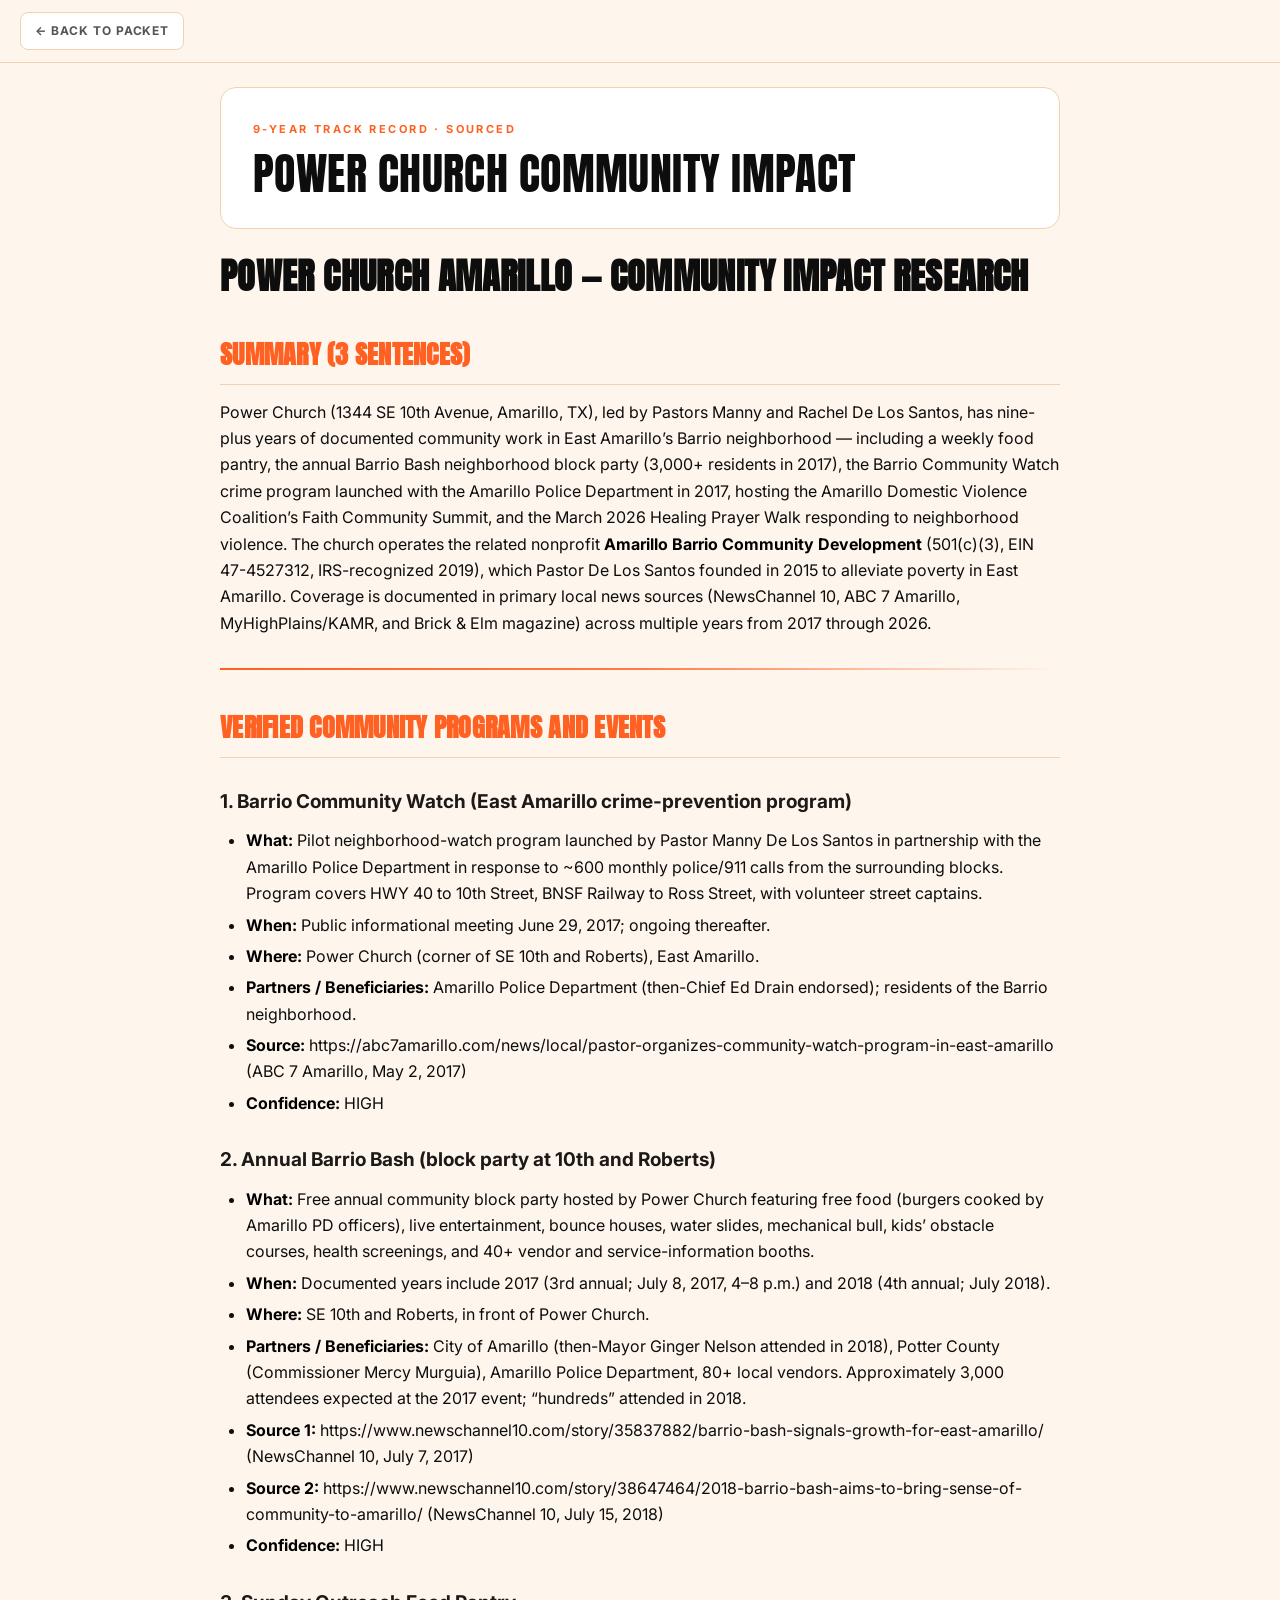
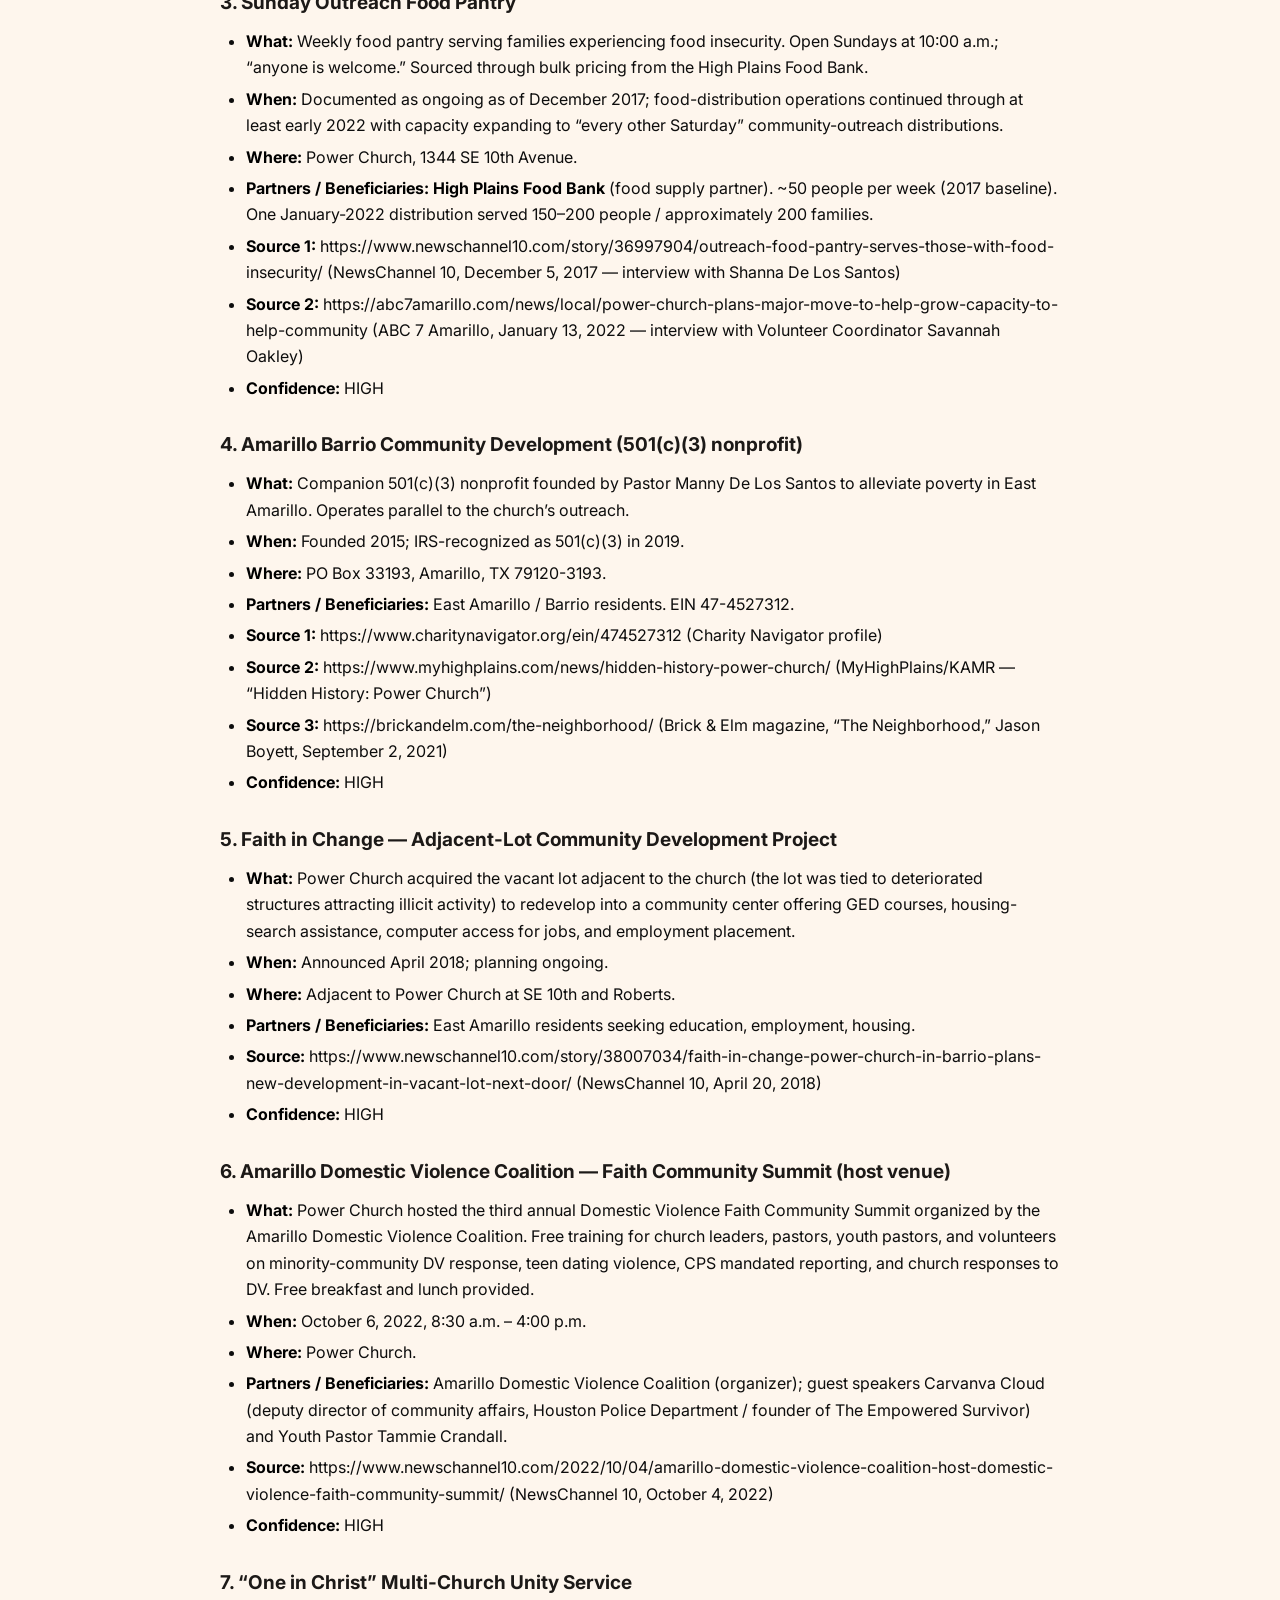
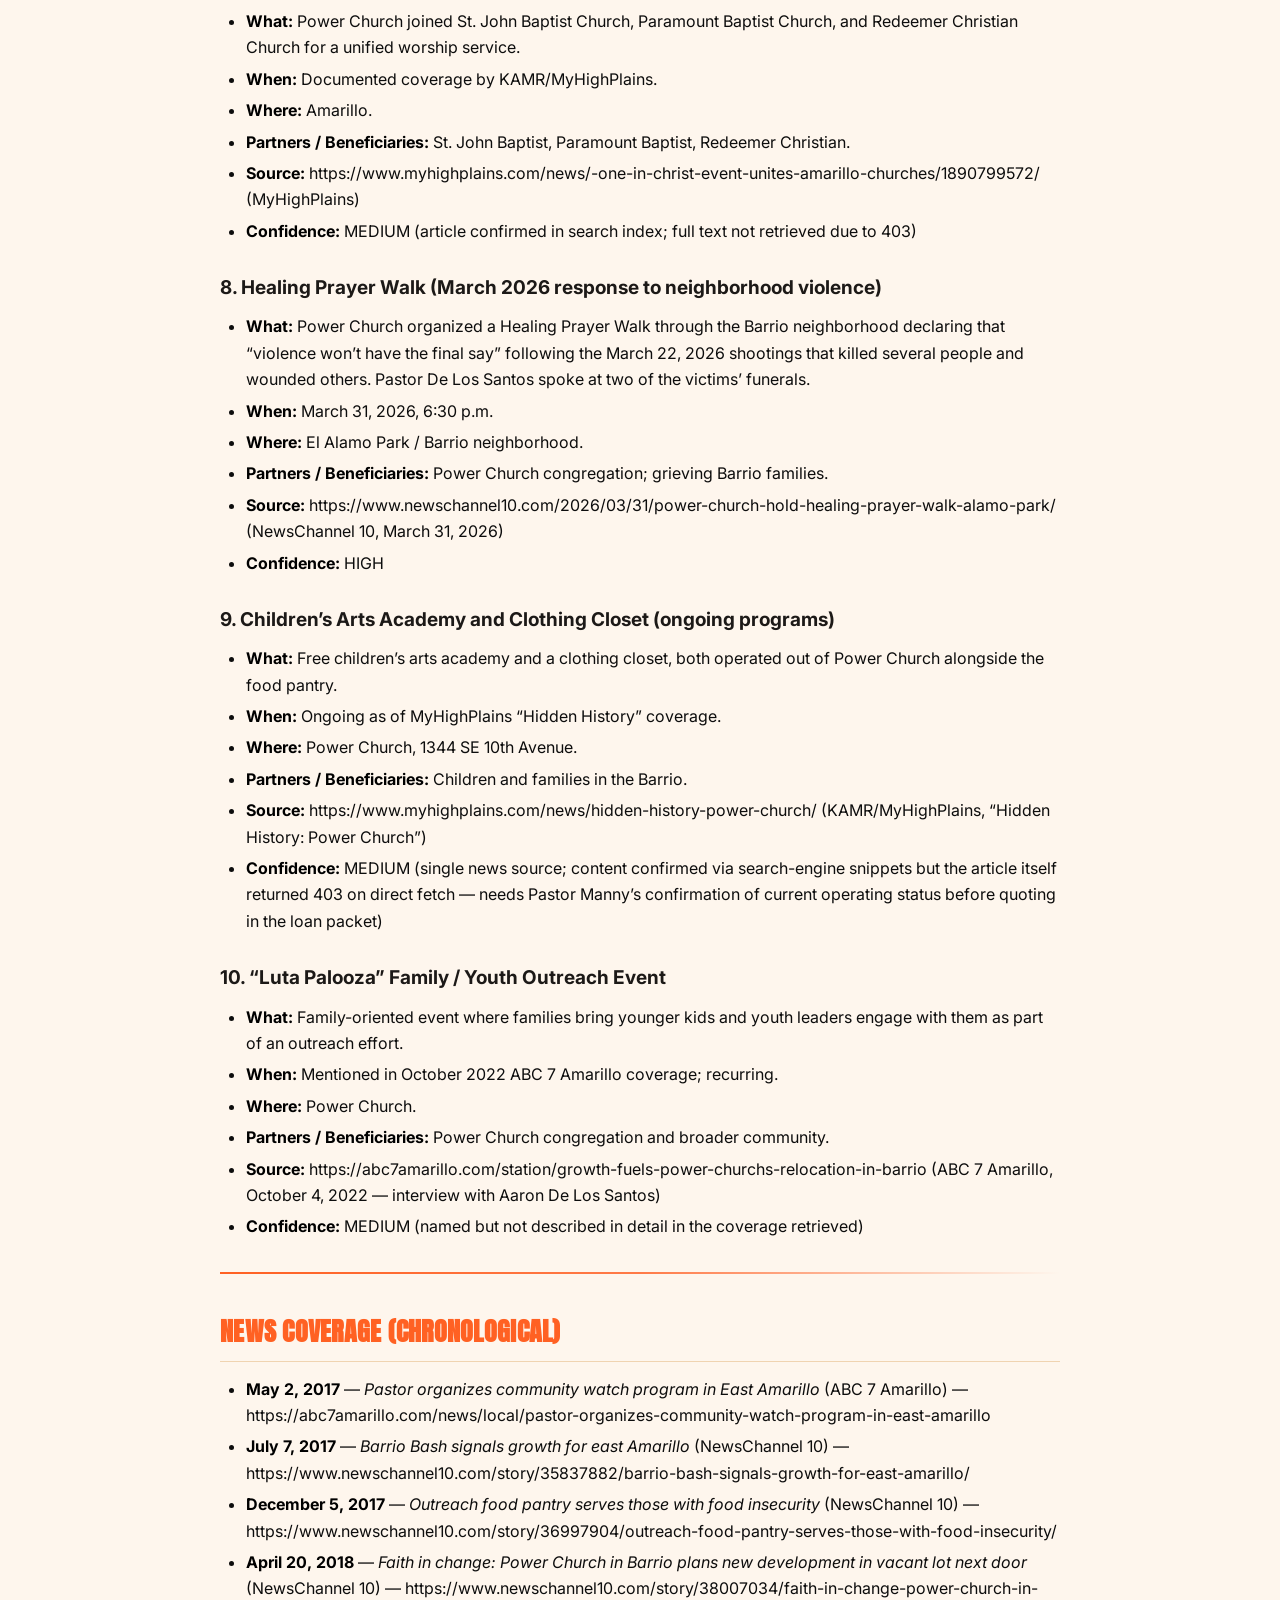
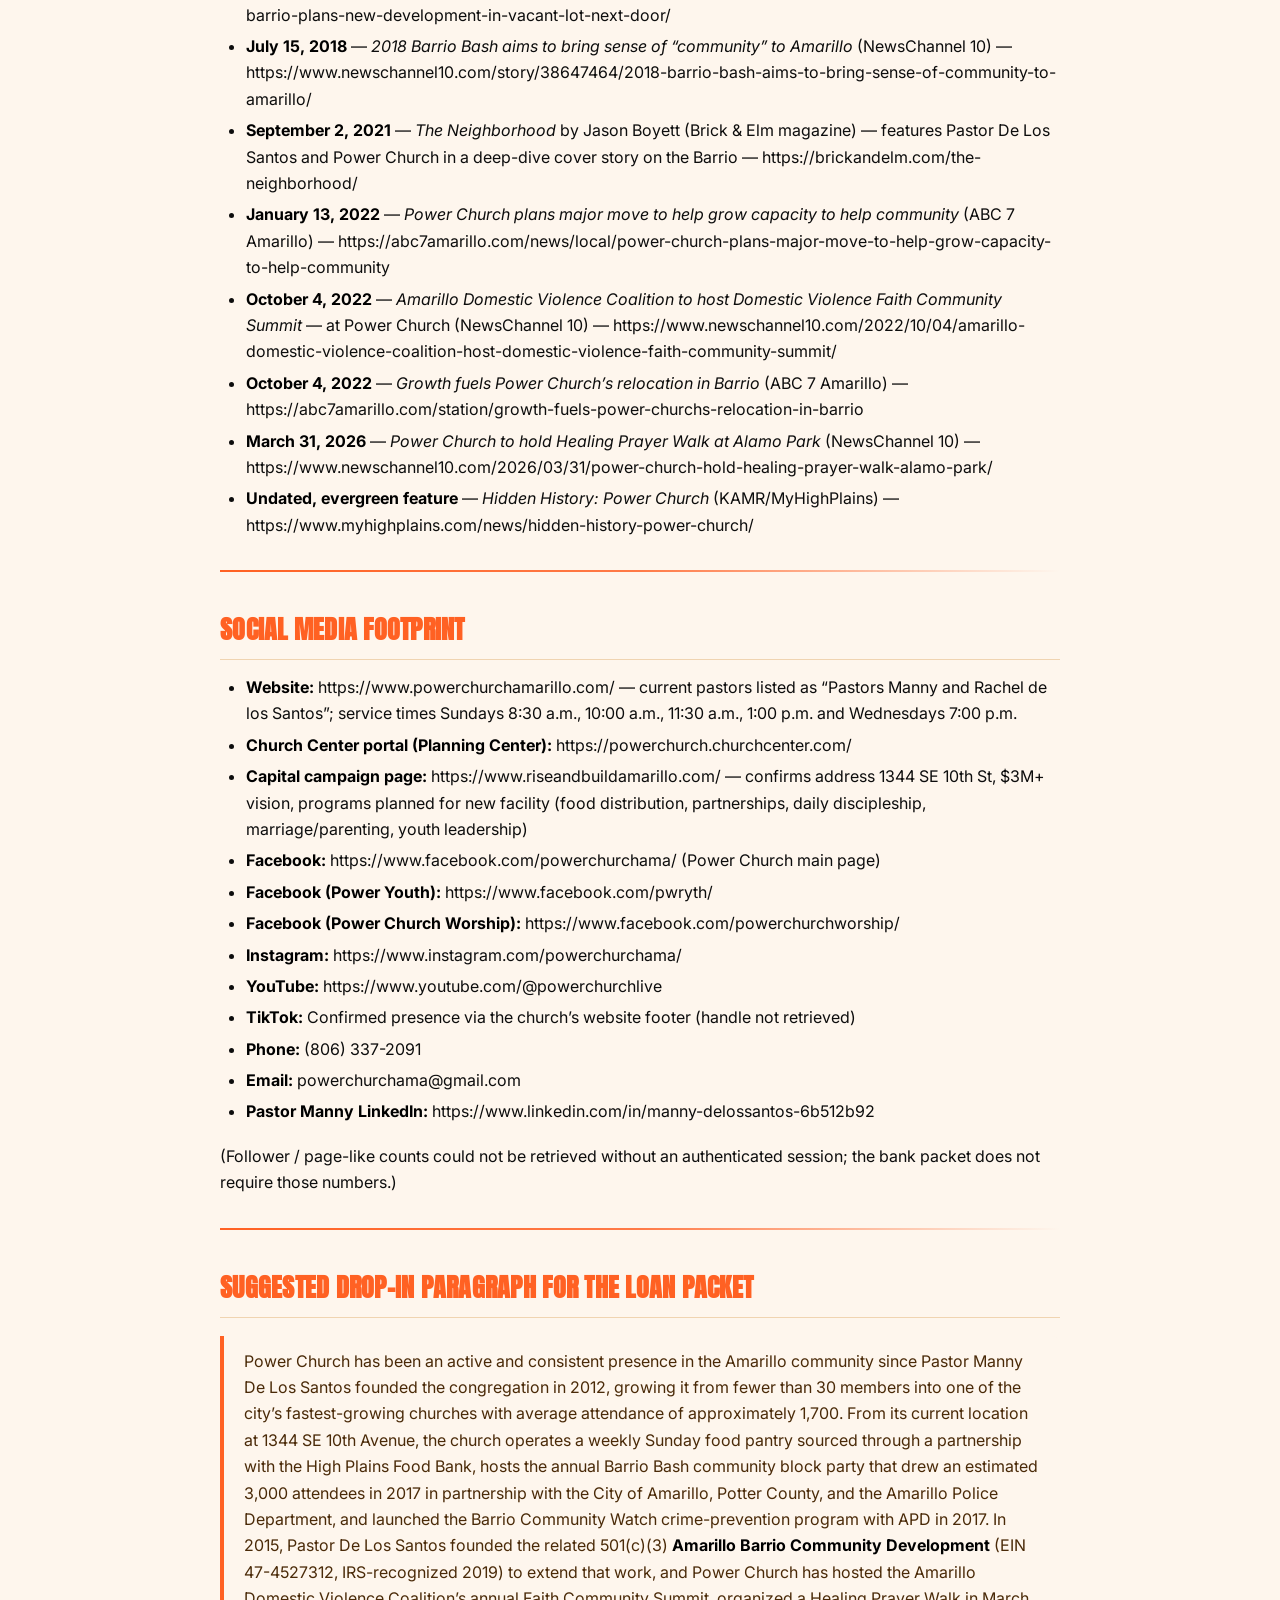
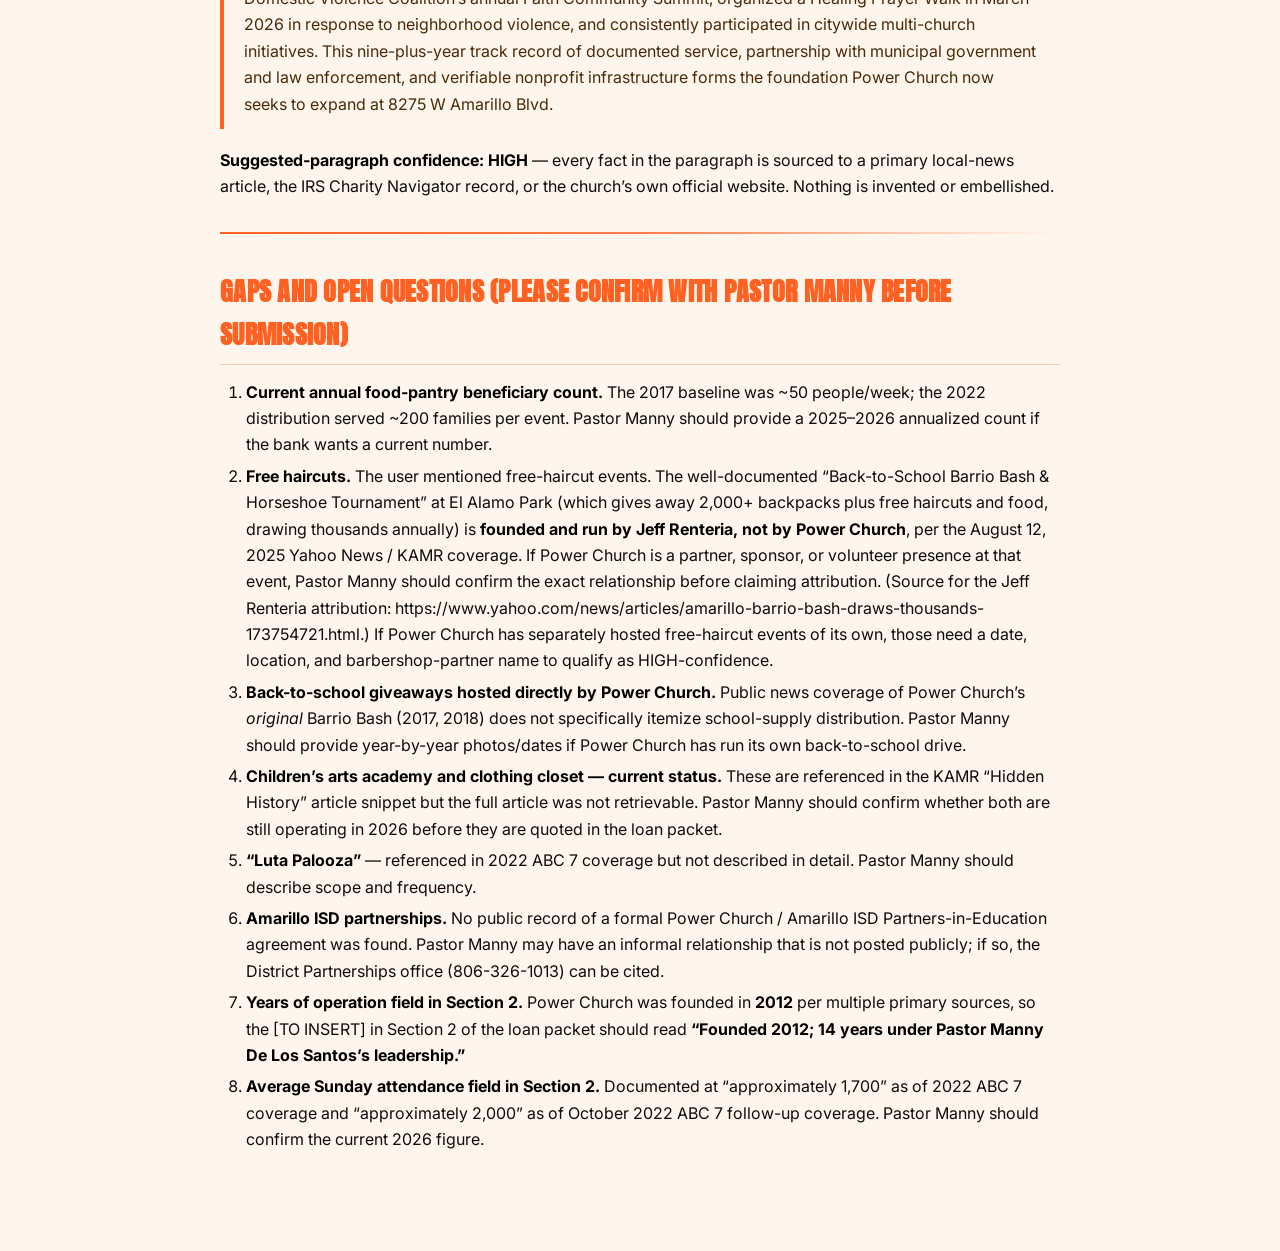
<file: source-7-PowerChurch-Community-Impact-Research.html>
<!doctype html>
<html lang="en">
<head>
<meta charset="utf-8" />
<meta http-equiv="Cache-Control" content="no-cache, no-store, must-revalidate" />
<meta http-equiv="Pragma" content="no-cache" />
<meta http-equiv="Expires" content="0" />
<meta name="viewport" content="width=device-width, initial-scale=1" />
<title>Power Church Community Impact · Power Church · UA Theater</title>
<link rel="stylesheet" href="web-style.css" />
<script src="js/analytics.js"></script>
</head>
<body>
<div class="back-bar"><a href="index.html">← Back to Packet</a></div>
<div class="content-wrap">
<header class="title-block">
<div class="title-eyebrow">9-Year Track Record · Sourced</div>
<h1>Power Church Community Impact</h1>
</header>
<h1 id="power-church-amarillo-community-impact-research">Power Church
Amarillo — Community Impact Research</h1>
<h2 id="summary-3-sentences">Summary (3 sentences)</h2>
<p>Power Church (1344 SE 10th Avenue, Amarillo, TX), led by Pastors
Manny and Rachel De Los Santos, has nine-plus years of documented
community work in East Amarillo’s Barrio neighborhood — including a
weekly food pantry, the annual Barrio Bash neighborhood block party
(3,000+ residents in 2017), the Barrio Community Watch crime program
launched with the Amarillo Police Department in 2017, hosting the
Amarillo Domestic Violence Coalition’s Faith Community Summit, and the
March 2026 Healing Prayer Walk responding to neighborhood violence. The
church operates the related nonprofit <strong>Amarillo Barrio Community
Development</strong> (501(c)(3), EIN 47-4527312, IRS-recognized 2019),
which Pastor De Los Santos founded in 2015 to alleviate poverty in East
Amarillo. Coverage is documented in primary local news sources
(NewsChannel 10, ABC 7 Amarillo, MyHighPlains/KAMR, and Brick &amp; Elm
magazine) across multiple years from 2017 through 2026.</p>
<hr />
<h2 id="verified-community-programs-and-events">Verified Community
Programs and Events</h2>
<h3
id="barrio-community-watch-east-amarillo-crime-prevention-program">1.
Barrio Community Watch (East Amarillo crime-prevention program)</h3>
<ul>
<li><strong>What:</strong> Pilot neighborhood-watch program launched by
Pastor Manny De Los Santos in partnership with the Amarillo Police
Department in response to ~600 monthly police/911 calls from the
surrounding blocks. Program covers HWY 40 to 10th Street, BNSF Railway
to Ross Street, with volunteer street captains.</li>
<li><strong>When:</strong> Public informational meeting June 29, 2017;
ongoing thereafter.</li>
<li><strong>Where:</strong> Power Church (corner of SE 10th and
Roberts), East Amarillo.</li>
<li><strong>Partners / Beneficiaries:</strong> Amarillo Police
Department (then-Chief Ed Drain endorsed); residents of the Barrio
neighborhood.</li>
<li><strong>Source:</strong>
https://abc7amarillo.com/news/local/pastor-organizes-community-watch-program-in-east-amarillo
(ABC 7 Amarillo, May 2, 2017)</li>
<li><strong>Confidence:</strong> HIGH</li>
</ul>
<h3 id="annual-barrio-bash-block-party-at-10th-and-roberts">2. Annual
Barrio Bash (block party at 10th and Roberts)</h3>
<ul>
<li><strong>What:</strong> Free annual community block party hosted by
Power Church featuring free food (burgers cooked by Amarillo PD
officers), live entertainment, bounce houses, water slides, mechanical
bull, kids’ obstacle courses, health screenings, and 40+ vendor and
service-information booths.</li>
<li><strong>When:</strong> Documented years include 2017 (3rd annual;
July 8, 2017, 4–8 p.m.) and 2018 (4th annual; July 2018).</li>
<li><strong>Where:</strong> SE 10th and Roberts, in front of Power
Church.</li>
<li><strong>Partners / Beneficiaries:</strong> City of Amarillo
(then-Mayor Ginger Nelson attended in 2018), Potter County (Commissioner
Mercy Murguia), Amarillo Police Department, 80+ local vendors.
Approximately 3,000 attendees expected at the 2017 event; “hundreds”
attended in 2018.</li>
<li><strong>Source 1:</strong>
https://www.newschannel10.com/story/35837882/barrio-bash-signals-growth-for-east-amarillo/
(NewsChannel 10, July 7, 2017)</li>
<li><strong>Source 2:</strong>
https://www.newschannel10.com/story/38647464/2018-barrio-bash-aims-to-bring-sense-of-community-to-amarillo/
(NewsChannel 10, July 15, 2018)</li>
<li><strong>Confidence:</strong> HIGH</li>
</ul>
<h3 id="sunday-outreach-food-pantry">3. Sunday Outreach Food Pantry</h3>
<ul>
<li><strong>What:</strong> Weekly food pantry serving families
experiencing food insecurity. Open Sundays at 10:00 a.m.; “anyone is
welcome.” Sourced through bulk pricing from the High Plains Food
Bank.</li>
<li><strong>When:</strong> Documented as ongoing as of December 2017;
food-distribution operations continued through at least early 2022 with
capacity expanding to “every other Saturday” community-outreach
distributions.</li>
<li><strong>Where:</strong> Power Church, 1344 SE 10th Avenue.</li>
<li><strong>Partners / Beneficiaries:</strong> <strong>High Plains Food
Bank</strong> (food supply partner). ~50 people per week (2017
baseline). One January-2022 distribution served 150–200 people /
approximately 200 families.</li>
<li><strong>Source 1:</strong>
https://www.newschannel10.com/story/36997904/outreach-food-pantry-serves-those-with-food-insecurity/
(NewsChannel 10, December 5, 2017 — interview with Shanna De Los
Santos)</li>
<li><strong>Source 2:</strong>
https://abc7amarillo.com/news/local/power-church-plans-major-move-to-help-grow-capacity-to-help-community
(ABC 7 Amarillo, January 13, 2022 — interview with Volunteer Coordinator
Savannah Oakley)</li>
<li><strong>Confidence:</strong> HIGH</li>
</ul>
<h3 id="amarillo-barrio-community-development-501c3-nonprofit">4.
Amarillo Barrio Community Development (501(c)(3) nonprofit)</h3>
<ul>
<li><strong>What:</strong> Companion 501(c)(3) nonprofit founded by
Pastor Manny De Los Santos to alleviate poverty in East Amarillo.
Operates parallel to the church’s outreach.</li>
<li><strong>When:</strong> Founded 2015; IRS-recognized as 501(c)(3) in
2019.</li>
<li><strong>Where:</strong> PO Box 33193, Amarillo, TX 79120-3193.</li>
<li><strong>Partners / Beneficiaries:</strong> East Amarillo / Barrio
residents. EIN 47-4527312.</li>
<li><strong>Source 1:</strong>
https://www.charitynavigator.org/ein/474527312 (Charity Navigator
profile)</li>
<li><strong>Source 2:</strong>
https://www.myhighplains.com/news/hidden-history-power-church/
(MyHighPlains/KAMR — “Hidden History: Power Church”)</li>
<li><strong>Source 3:</strong> https://brickandelm.com/the-neighborhood/
(Brick &amp; Elm magazine, “The Neighborhood,” Jason Boyett, September
2, 2021)</li>
<li><strong>Confidence:</strong> HIGH</li>
</ul>
<h3 id="faith-in-change-adjacent-lot-community-development-project">5.
Faith in Change — Adjacent-Lot Community Development Project</h3>
<ul>
<li><strong>What:</strong> Power Church acquired the vacant lot adjacent
to the church (the lot was tied to deteriorated structures attracting
illicit activity) to redevelop into a community center offering GED
courses, housing-search assistance, computer access for jobs, and
employment placement.</li>
<li><strong>When:</strong> Announced April 2018; planning ongoing.</li>
<li><strong>Where:</strong> Adjacent to Power Church at SE 10th and
Roberts.</li>
<li><strong>Partners / Beneficiaries:</strong> East Amarillo residents
seeking education, employment, housing.</li>
<li><strong>Source:</strong>
https://www.newschannel10.com/story/38007034/faith-in-change-power-church-in-barrio-plans-new-development-in-vacant-lot-next-door/
(NewsChannel 10, April 20, 2018)</li>
<li><strong>Confidence:</strong> HIGH</li>
</ul>
<h3
id="amarillo-domestic-violence-coalition-faith-community-summit-host-venue">6.
Amarillo Domestic Violence Coalition — Faith Community Summit (host
venue)</h3>
<ul>
<li><strong>What:</strong> Power Church hosted the third annual Domestic
Violence Faith Community Summit organized by the Amarillo Domestic
Violence Coalition. Free training for church leaders, pastors, youth
pastors, and volunteers on minority-community DV response, teen dating
violence, CPS mandated reporting, and church responses to DV. Free
breakfast and lunch provided.</li>
<li><strong>When:</strong> October 6, 2022, 8:30 a.m. – 4:00 p.m.</li>
<li><strong>Where:</strong> Power Church.</li>
<li><strong>Partners / Beneficiaries:</strong> Amarillo Domestic
Violence Coalition (organizer); guest speakers Carvanva Cloud (deputy
director of community affairs, Houston Police Department / founder of
The Empowered Survivor) and Youth Pastor Tammie Crandall.</li>
<li><strong>Source:</strong>
https://www.newschannel10.com/2022/10/04/amarillo-domestic-violence-coalition-host-domestic-violence-faith-community-summit/
(NewsChannel 10, October 4, 2022)</li>
<li><strong>Confidence:</strong> HIGH</li>
</ul>
<h3 id="one-in-christ-multi-church-unity-service">7. “One in Christ”
Multi-Church Unity Service</h3>
<ul>
<li><strong>What:</strong> Power Church joined St. John Baptist Church,
Paramount Baptist Church, and Redeemer Christian Church for a unified
worship service.</li>
<li><strong>When:</strong> Documented coverage by
KAMR/MyHighPlains.</li>
<li><strong>Where:</strong> Amarillo.</li>
<li><strong>Partners / Beneficiaries:</strong> St. John Baptist,
Paramount Baptist, Redeemer Christian.</li>
<li><strong>Source:</strong>
https://www.myhighplains.com/news/-one-in-christ-event-unites-amarillo-churches/1890799572/
(MyHighPlains)</li>
<li><strong>Confidence:</strong> MEDIUM (article confirmed in search
index; full text not retrieved due to 403)</li>
</ul>
<h3
id="healing-prayer-walk-march-2026-response-to-neighborhood-violence">8.
Healing Prayer Walk (March 2026 response to neighborhood violence)</h3>
<ul>
<li><strong>What:</strong> Power Church organized a Healing Prayer Walk
through the Barrio neighborhood declaring that “violence won’t have the
final say” following the March 22, 2026 shootings that killed several
people and wounded others. Pastor De Los Santos spoke at two of the
victims’ funerals.</li>
<li><strong>When:</strong> March 31, 2026, 6:30 p.m.</li>
<li><strong>Where:</strong> El Alamo Park / Barrio neighborhood.</li>
<li><strong>Partners / Beneficiaries:</strong> Power Church
congregation; grieving Barrio families.</li>
<li><strong>Source:</strong>
https://www.newschannel10.com/2026/03/31/power-church-hold-healing-prayer-walk-alamo-park/
(NewsChannel 10, March 31, 2026)</li>
<li><strong>Confidence:</strong> HIGH</li>
</ul>
<h3 id="childrens-arts-academy-and-clothing-closet-ongoing-programs">9.
Children’s Arts Academy and Clothing Closet (ongoing programs)</h3>
<ul>
<li><strong>What:</strong> Free children’s arts academy and a clothing
closet, both operated out of Power Church alongside the food
pantry.</li>
<li><strong>When:</strong> Ongoing as of MyHighPlains “Hidden History”
coverage.</li>
<li><strong>Where:</strong> Power Church, 1344 SE 10th Avenue.</li>
<li><strong>Partners / Beneficiaries:</strong> Children and families in
the Barrio.</li>
<li><strong>Source:</strong>
https://www.myhighplains.com/news/hidden-history-power-church/
(KAMR/MyHighPlains, “Hidden History: Power Church”)</li>
<li><strong>Confidence:</strong> MEDIUM (single news source; content
confirmed via search-engine snippets but the article itself returned 403
on direct fetch — needs Pastor Manny’s confirmation of current operating
status before quoting in the loan packet)</li>
</ul>
<h3 id="luta-palooza-family-youth-outreach-event">10. “Luta Palooza”
Family / Youth Outreach Event</h3>
<ul>
<li><strong>What:</strong> Family-oriented event where families bring
younger kids and youth leaders engage with them as part of an outreach
effort.</li>
<li><strong>When:</strong> Mentioned in October 2022 ABC 7 Amarillo
coverage; recurring.</li>
<li><strong>Where:</strong> Power Church.</li>
<li><strong>Partners / Beneficiaries:</strong> Power Church congregation
and broader community.</li>
<li><strong>Source:</strong>
https://abc7amarillo.com/station/growth-fuels-power-churchs-relocation-in-barrio
(ABC 7 Amarillo, October 4, 2022 — interview with Aaron De Los
Santos)</li>
<li><strong>Confidence:</strong> MEDIUM (named but not described in
detail in the coverage retrieved)</li>
</ul>
<hr />
<h2 id="news-coverage-chronological">News Coverage (chronological)</h2>
<ul>
<li><strong>May 2, 2017</strong> — <em>Pastor organizes community watch
program in East Amarillo</em> (ABC 7 Amarillo) —
https://abc7amarillo.com/news/local/pastor-organizes-community-watch-program-in-east-amarillo</li>
<li><strong>July 7, 2017</strong> — <em>Barrio Bash signals growth for
east Amarillo</em> (NewsChannel 10) —
https://www.newschannel10.com/story/35837882/barrio-bash-signals-growth-for-east-amarillo/</li>
<li><strong>December 5, 2017</strong> — <em>Outreach food pantry serves
those with food insecurity</em> (NewsChannel 10) —
https://www.newschannel10.com/story/36997904/outreach-food-pantry-serves-those-with-food-insecurity/</li>
<li><strong>April 20, 2018</strong> — <em>Faith in change: Power Church
in Barrio plans new development in vacant lot next door</em>
(NewsChannel 10) —
https://www.newschannel10.com/story/38007034/faith-in-change-power-church-in-barrio-plans-new-development-in-vacant-lot-next-door/</li>
<li><strong>July 15, 2018</strong> — <em>2018 Barrio Bash aims to bring
sense of “community” to Amarillo</em> (NewsChannel 10) —
https://www.newschannel10.com/story/38647464/2018-barrio-bash-aims-to-bring-sense-of-community-to-amarillo/</li>
<li><strong>September 2, 2021</strong> — <em>The Neighborhood</em> by
Jason Boyett (Brick &amp; Elm magazine) — features Pastor De Los Santos
and Power Church in a deep-dive cover story on the Barrio —
https://brickandelm.com/the-neighborhood/</li>
<li><strong>January 13, 2022</strong> — <em>Power Church plans major
move to help grow capacity to help community</em> (ABC 7 Amarillo) —
https://abc7amarillo.com/news/local/power-church-plans-major-move-to-help-grow-capacity-to-help-community</li>
<li><strong>October 4, 2022</strong> — <em>Amarillo Domestic Violence
Coalition to host Domestic Violence Faith Community Summit</em> — at
Power Church (NewsChannel 10) —
https://www.newschannel10.com/2022/10/04/amarillo-domestic-violence-coalition-host-domestic-violence-faith-community-summit/</li>
<li><strong>October 4, 2022</strong> — <em>Growth fuels Power Church’s
relocation in Barrio</em> (ABC 7 Amarillo) —
https://abc7amarillo.com/station/growth-fuels-power-churchs-relocation-in-barrio</li>
<li><strong>March 31, 2026</strong> — <em>Power Church to hold Healing
Prayer Walk at Alamo Park</em> (NewsChannel 10) —
https://www.newschannel10.com/2026/03/31/power-church-hold-healing-prayer-walk-alamo-park/</li>
<li><strong>Undated, evergreen feature</strong> — <em>Hidden History:
Power Church</em> (KAMR/MyHighPlains) —
https://www.myhighplains.com/news/hidden-history-power-church/</li>
</ul>
<hr />
<h2 id="social-media-footprint">Social Media Footprint</h2>
<ul>
<li><strong>Website:</strong> https://www.powerchurchamarillo.com/ —
current pastors listed as “Pastors Manny and Rachel de los Santos”;
service times Sundays 8:30 a.m., 10:00 a.m., 11:30 a.m., 1:00 p.m. and
Wednesdays 7:00 p.m.</li>
<li><strong>Church Center portal (Planning Center):</strong>
https://powerchurch.churchcenter.com/</li>
<li><strong>Capital campaign page:</strong>
https://www.riseandbuildamarillo.com/ — confirms address 1344 SE 10th
St, $3M+ vision, programs planned for new facility (food distribution,
partnerships, daily discipleship, marriage/parenting, youth
leadership)</li>
<li><strong>Facebook:</strong> https://www.facebook.com/powerchurchama/
(Power Church main page)</li>
<li><strong>Facebook (Power Youth):</strong>
https://www.facebook.com/pwryth/</li>
<li><strong>Facebook (Power Church Worship):</strong>
https://www.facebook.com/powerchurchworship/</li>
<li><strong>Instagram:</strong>
https://www.instagram.com/powerchurchama/</li>
<li><strong>YouTube:</strong> https://www.youtube.com/<span
class="citation"
data-cites="powerchurchlive">@powerchurchlive</span></li>
<li><strong>TikTok:</strong> Confirmed presence via the church’s website
footer (handle not retrieved)</li>
<li><strong>Phone:</strong> (806) 337-2091</li>
<li><strong>Email:</strong> powerchurchama@gmail.com</li>
<li><strong>Pastor Manny LinkedIn:</strong>
https://www.linkedin.com/in/manny-delossantos-6b512b92</li>
</ul>
<p>(Follower / page-like counts could not be retrieved without an
authenticated session; the bank packet does not require those
numbers.)</p>
<hr />
<h2 id="suggested-drop-in-paragraph-for-the-loan-packet">Suggested
Drop-In Paragraph for the Loan Packet</h2>
<blockquote>
<p>Power Church has been an active and consistent presence in the
Amarillo community since Pastor Manny De Los Santos founded the
congregation in 2012, growing it from fewer than 30 members into one of
the city’s fastest-growing churches with average attendance of
approximately 1,700. From its current location at 1344 SE 10th Avenue,
the church operates a weekly Sunday food pantry sourced through a
partnership with the High Plains Food Bank, hosts the annual Barrio Bash
community block party that drew an estimated 3,000 attendees in 2017 in
partnership with the City of Amarillo, Potter County, and the Amarillo
Police Department, and launched the Barrio Community Watch
crime-prevention program with APD in 2017. In 2015, Pastor De Los Santos
founded the related 501(c)(3) <strong>Amarillo Barrio Community
Development</strong> (EIN 47-4527312, IRS-recognized 2019) to extend
that work, and Power Church has hosted the Amarillo Domestic Violence
Coalition’s annual Faith Community Summit, organized a Healing Prayer
Walk in March 2026 in response to neighborhood violence, and
consistently participated in citywide multi-church initiatives. This
nine-plus-year track record of documented service, partnership with
municipal government and law enforcement, and verifiable nonprofit
infrastructure forms the foundation Power Church now seeks to expand at
8275 W Amarillo Blvd.</p>
</blockquote>
<p><strong>Suggested-paragraph confidence: HIGH</strong> — every fact in
the paragraph is sourced to a primary local-news article, the IRS
Charity Navigator record, or the church’s own official website. Nothing
is invented or embellished.</p>
<hr />
<h2
id="gaps-and-open-questions-please-confirm-with-pastor-manny-before-submission">Gaps
and Open Questions (please confirm with Pastor Manny before
submission)</h2>
<ol type="1">
<li><strong>Current annual food-pantry beneficiary count.</strong> The
2017 baseline was ~50 people/week; the 2022 distribution served ~200
families per event. Pastor Manny should provide a 2025–2026 annualized
count if the bank wants a current number.</li>
<li><strong>Free haircuts.</strong> The user mentioned free-haircut
events. The well-documented “Back-to-School Barrio Bash &amp; Horseshoe
Tournament” at El Alamo Park (which gives away 2,000+ backpacks plus
free haircuts and food, drawing thousands annually) is <strong>founded
and run by Jeff Renteria, not by Power Church</strong>, per the August
12, 2025 Yahoo News / KAMR coverage. If Power Church is a partner,
sponsor, or volunteer presence at that event, Pastor Manny should
confirm the exact relationship before claiming attribution. (Source for
the Jeff Renteria attribution:
https://www.yahoo.com/news/articles/amarillo-barrio-bash-draws-thousands-173754721.html.)
If Power Church has separately hosted free-haircut events of its own,
those need a date, location, and barbershop-partner name to qualify as
HIGH-confidence.</li>
<li><strong>Back-to-school giveaways hosted directly by Power
Church.</strong> Public news coverage of Power Church’s
<em>original</em> Barrio Bash (2017, 2018) does not specifically itemize
school-supply distribution. Pastor Manny should provide year-by-year
photos/dates if Power Church has run its own back-to-school drive.</li>
<li><strong>Children’s arts academy and clothing closet — current
status.</strong> These are referenced in the KAMR “Hidden History”
article snippet but the full article was not retrievable. Pastor Manny
should confirm whether both are still operating in 2026 before they are
quoted in the loan packet.</li>
<li><strong>“Luta Palooza”</strong> — referenced in 2022 ABC 7 coverage
but not described in detail. Pastor Manny should describe scope and
frequency.</li>
<li><strong>Amarillo ISD partnerships.</strong> No public record of a
formal Power Church / Amarillo ISD Partners-in-Education agreement was
found. Pastor Manny may have an informal relationship that is not posted
publicly; if so, the District Partnerships office (806-326-1013) can be
cited.</li>
<li><strong>Years of operation field in Section 2.</strong> Power Church
was founded in <strong>2012</strong> per multiple primary sources, so
the [TO INSERT] in Section 2 of the loan packet should read
<strong>“Founded 2012; 14 years under Pastor Manny De Los Santos’s
leadership.”</strong></li>
<li><strong>Average Sunday attendance field in Section 2.</strong>
Documented at “approximately 1,700” as of 2022 ABC 7 coverage and
“approximately 2,000” as of October 2022 ABC 7 follow-up coverage.
Pastor Manny should confirm the current 2026 figure.</li>
</ol>

</div>
</body>
</html>
</file>
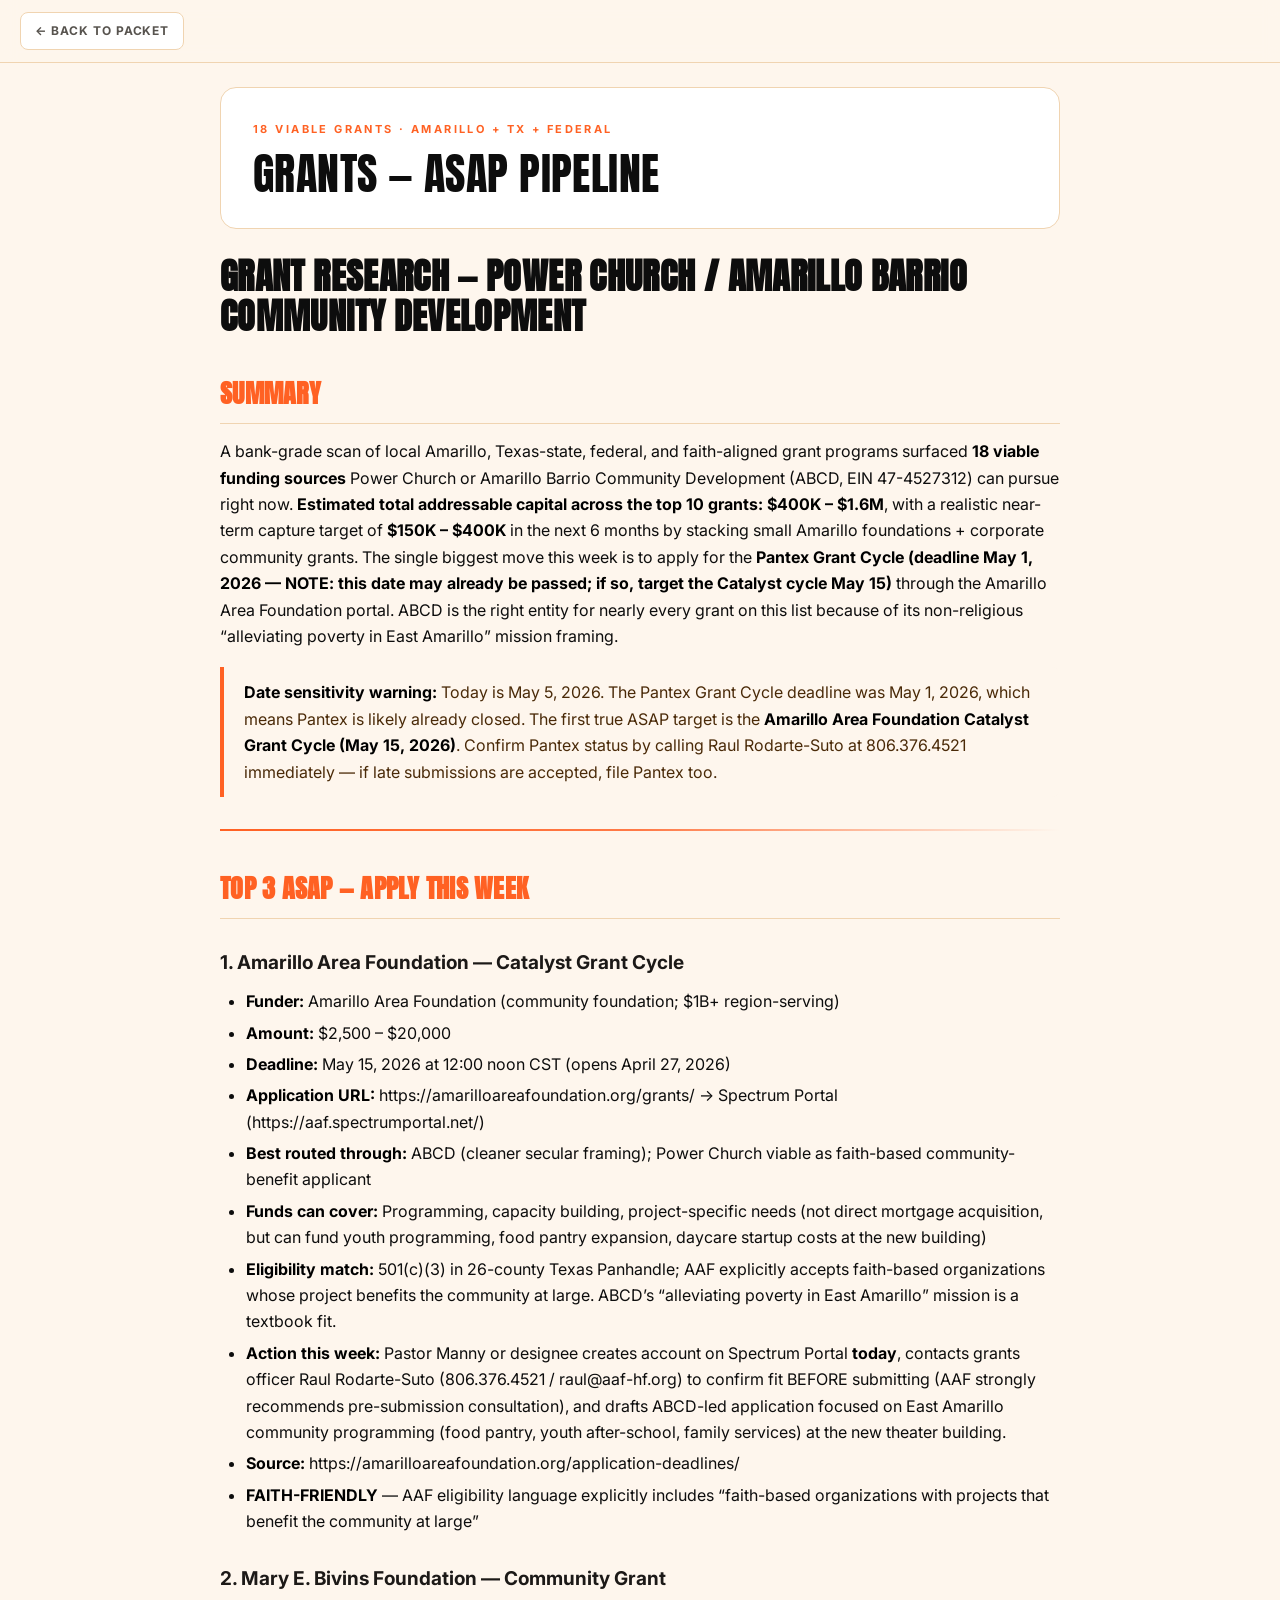
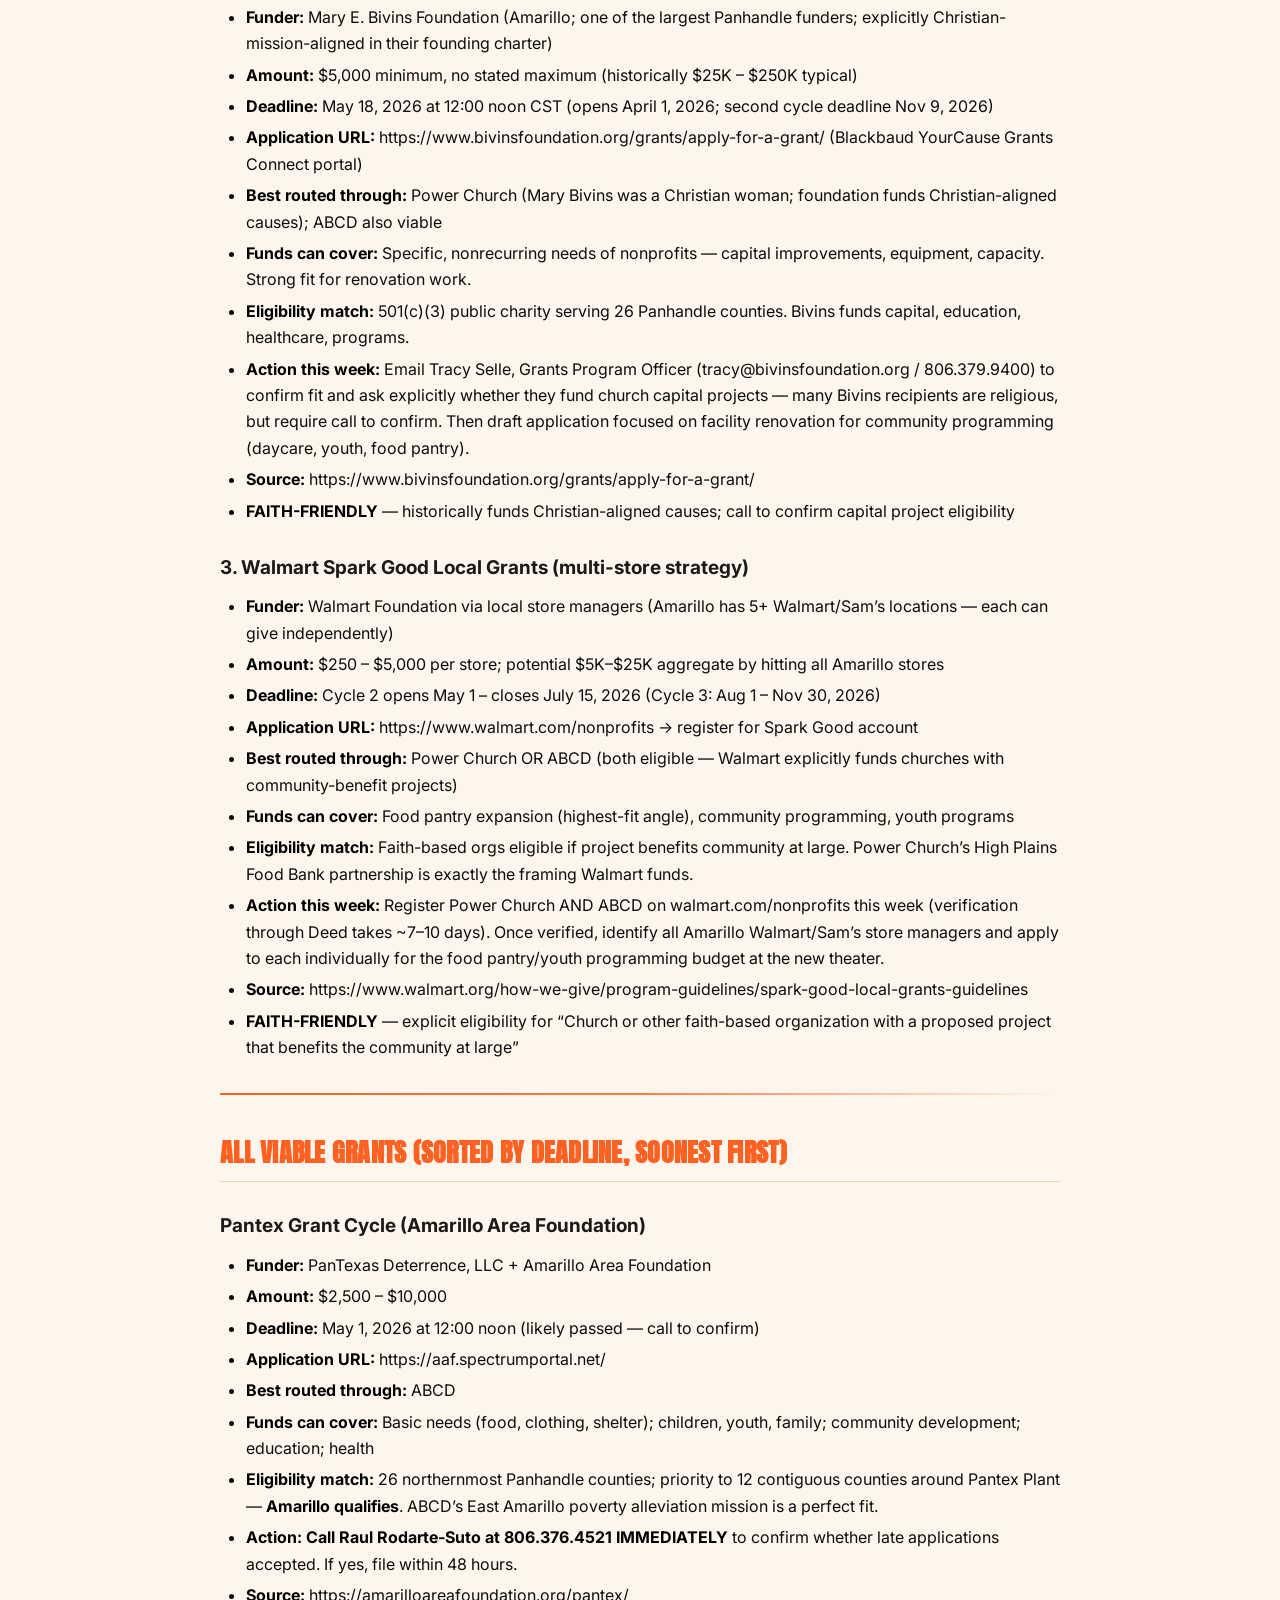
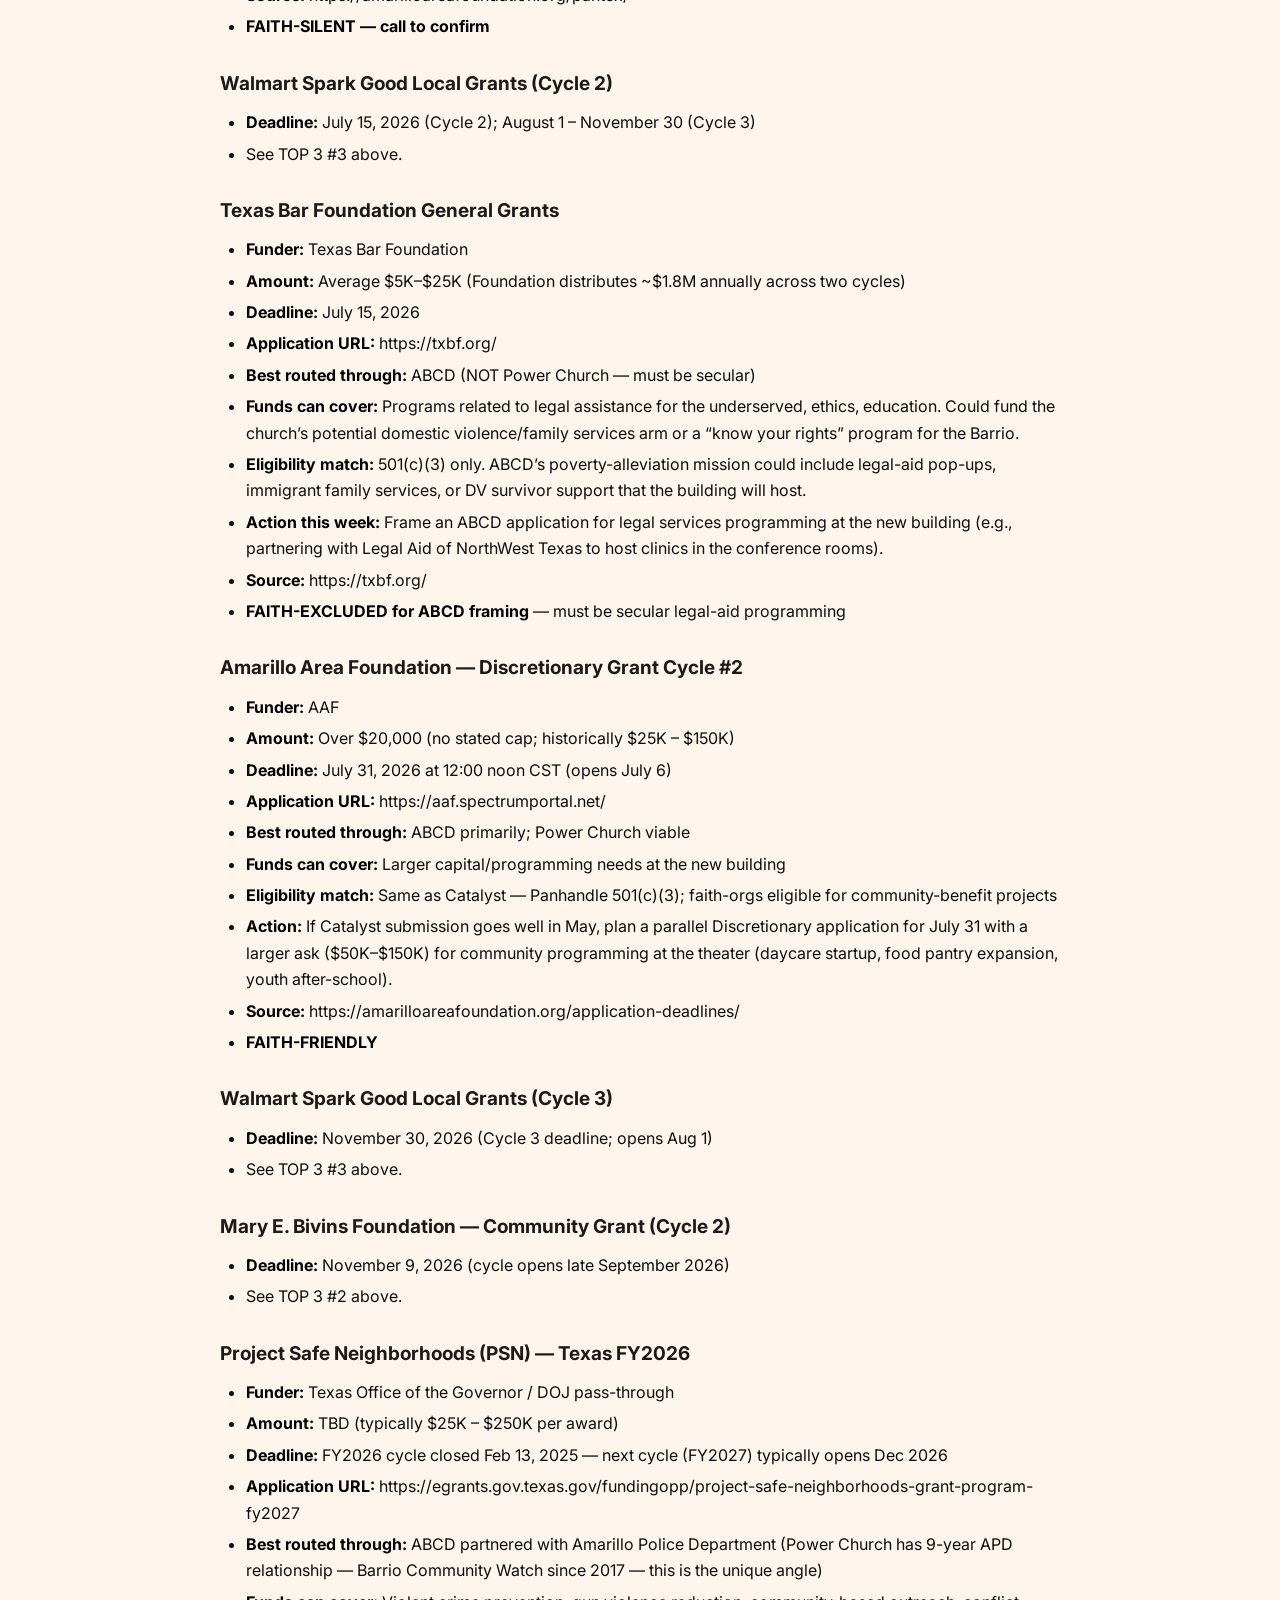
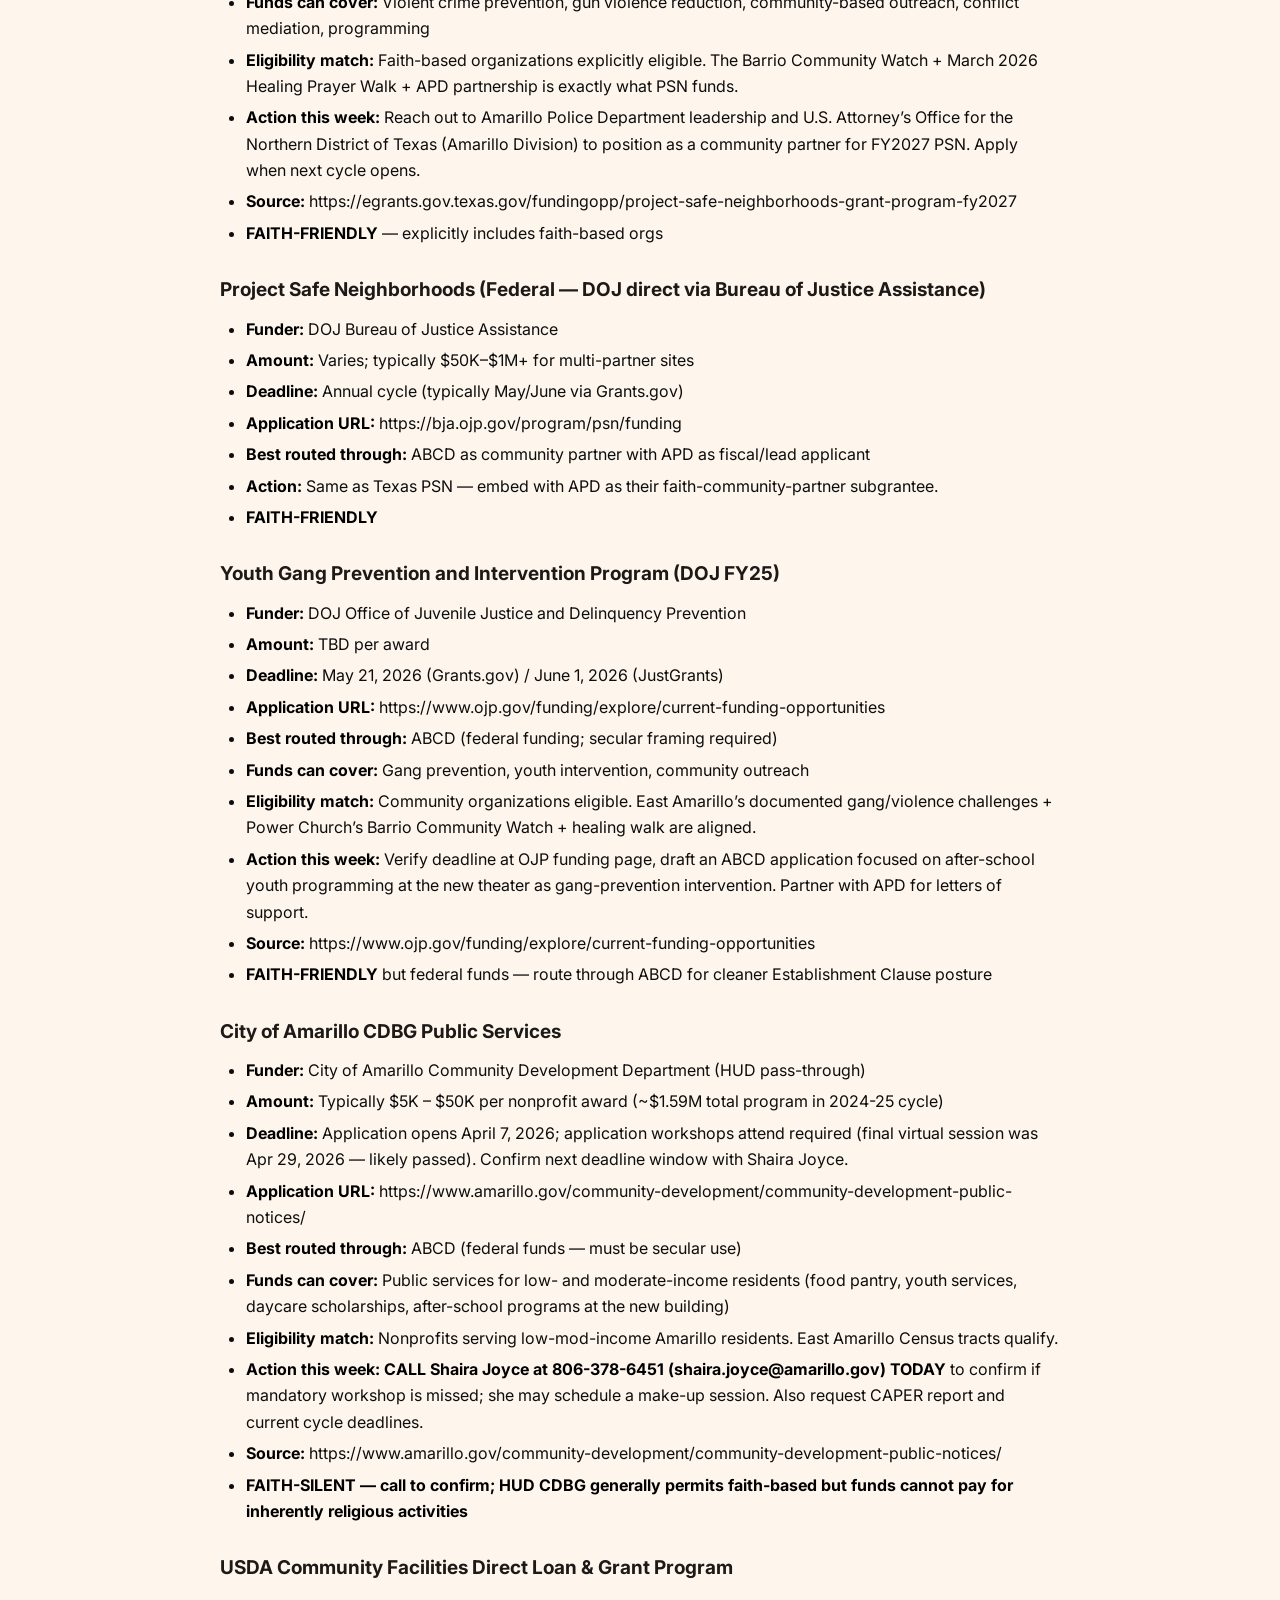
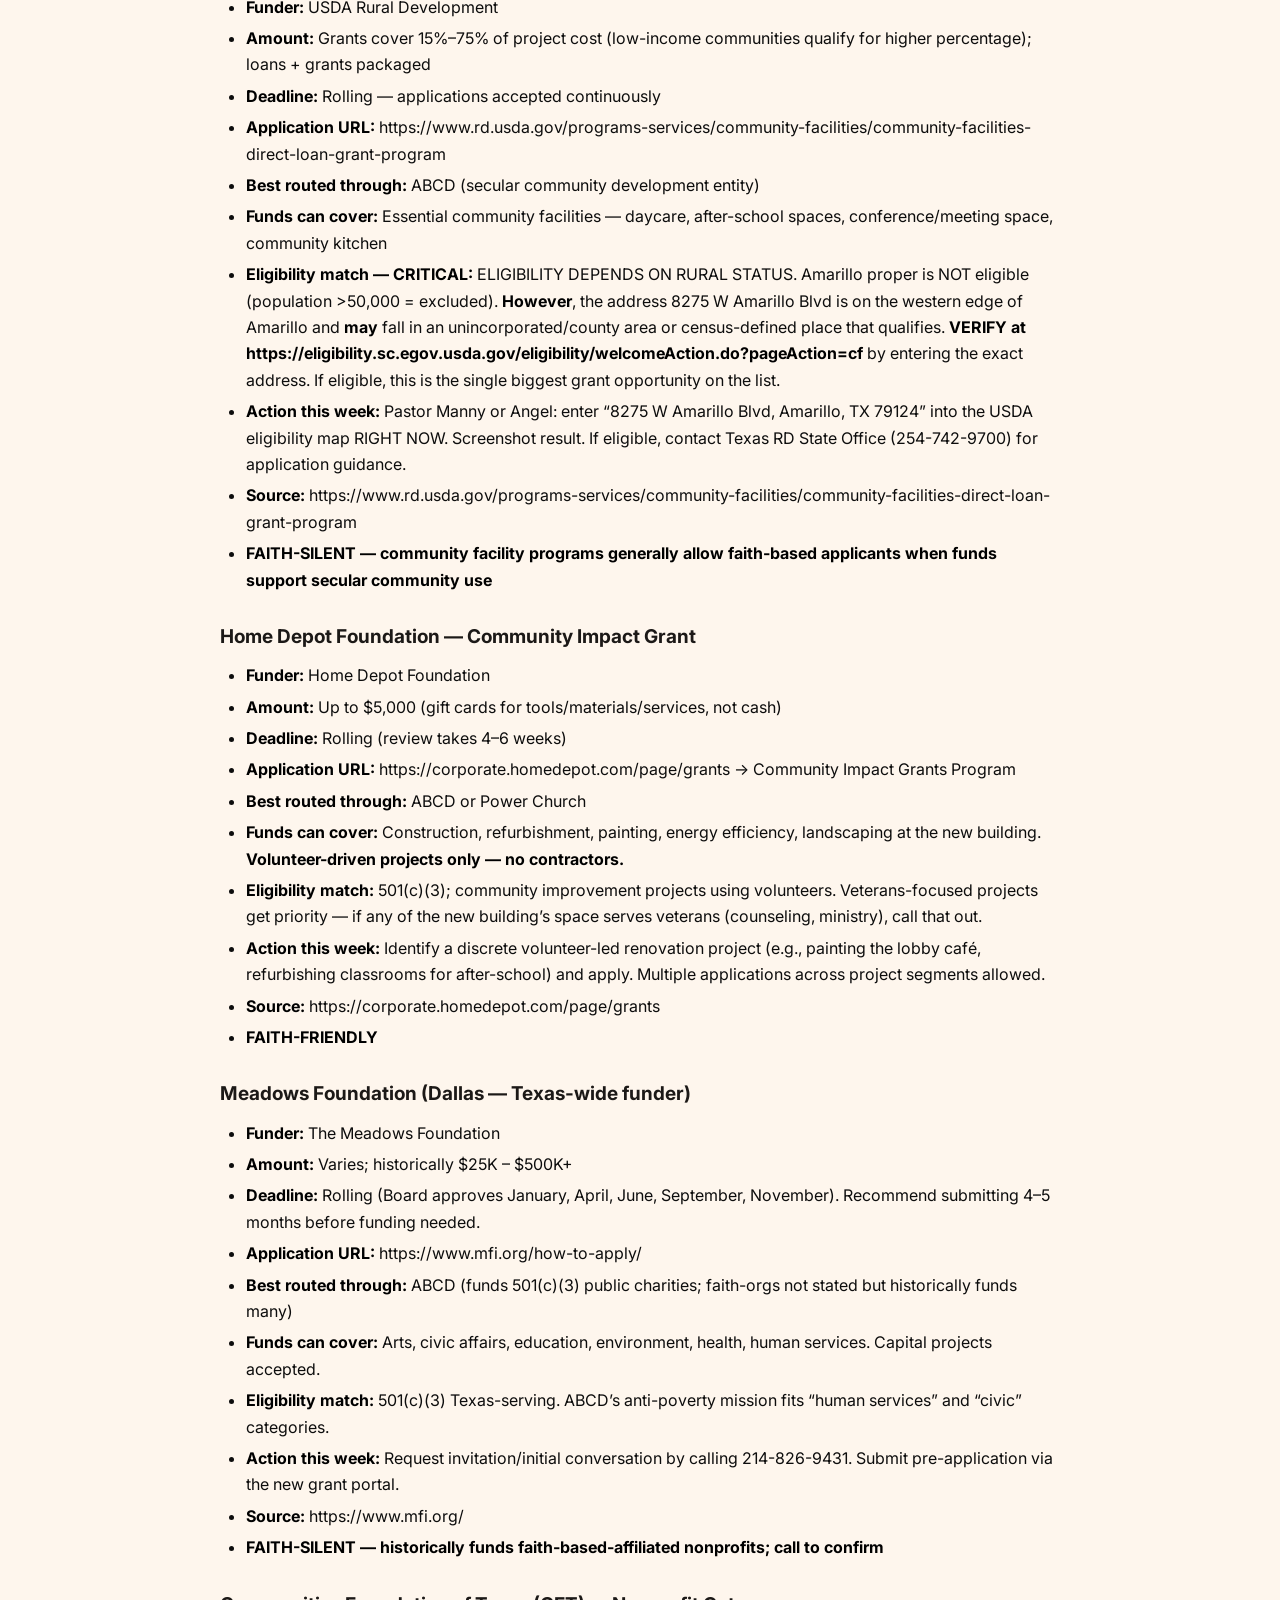
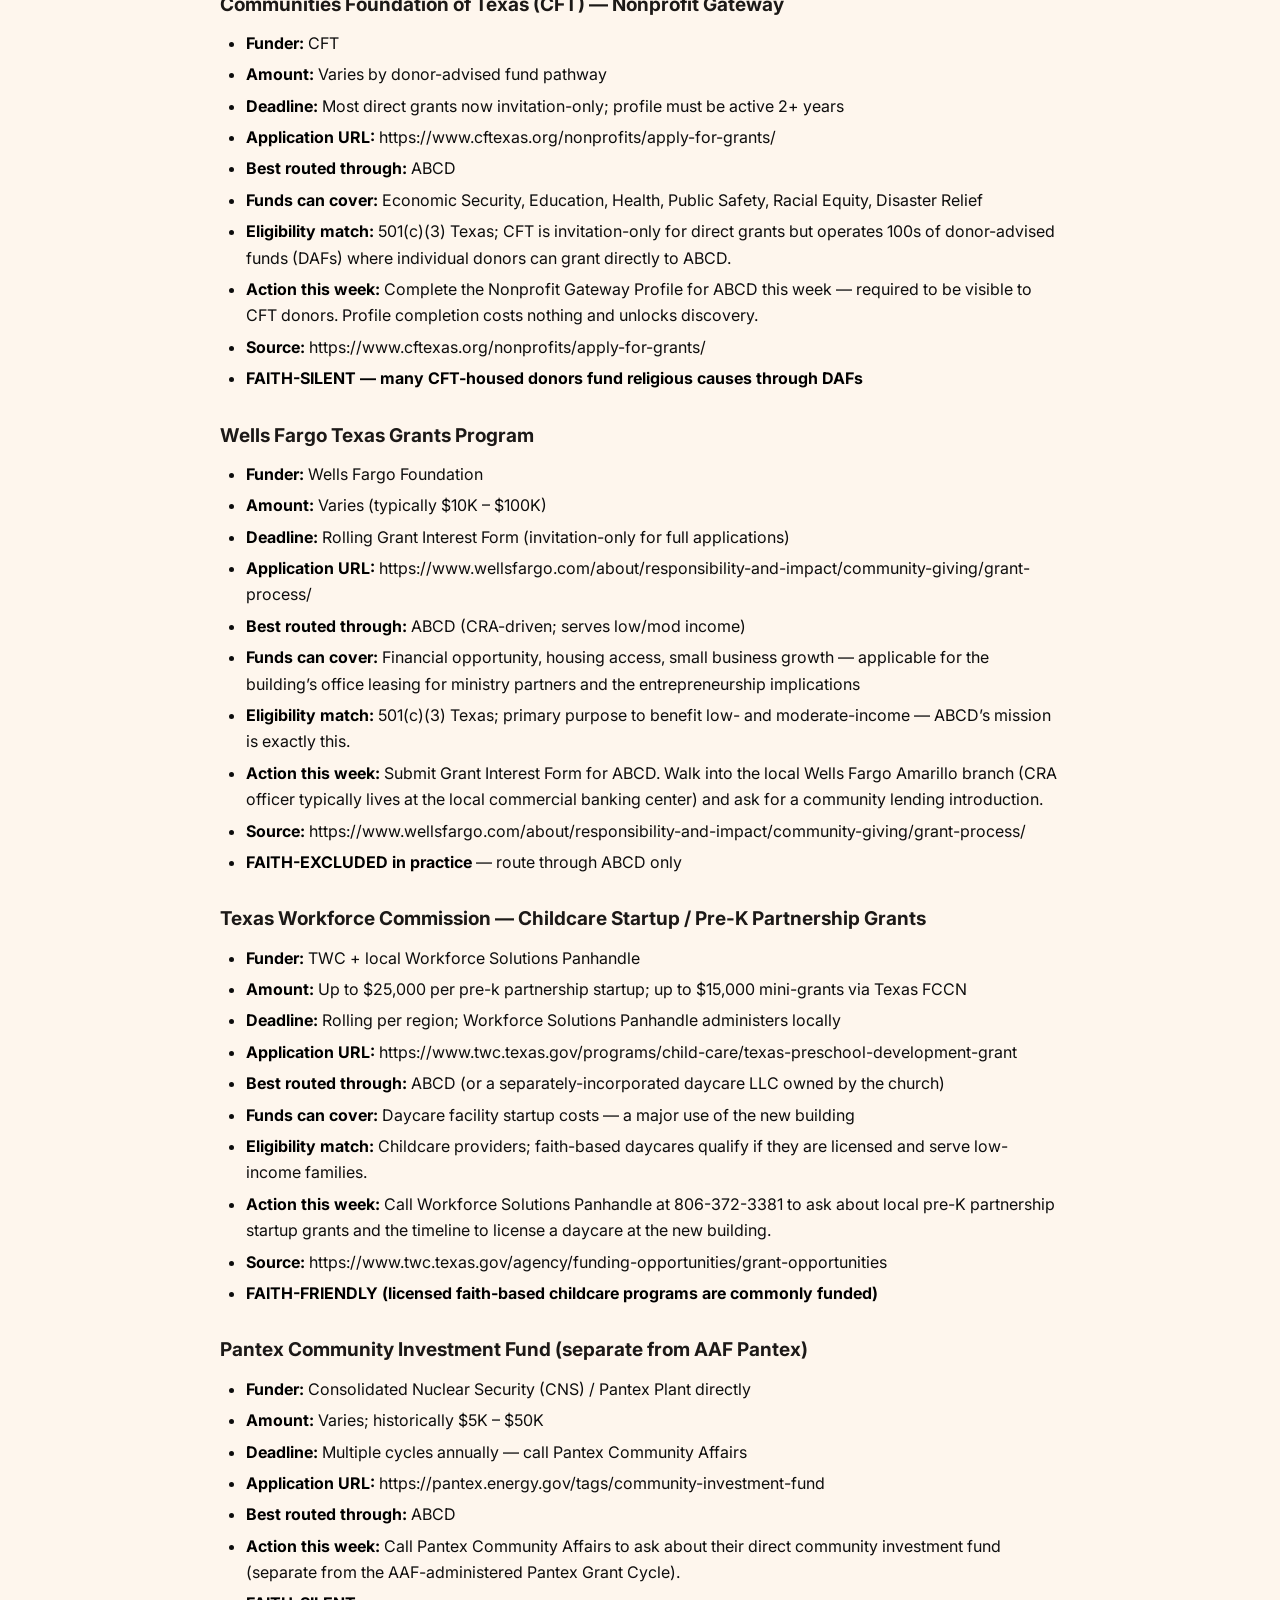
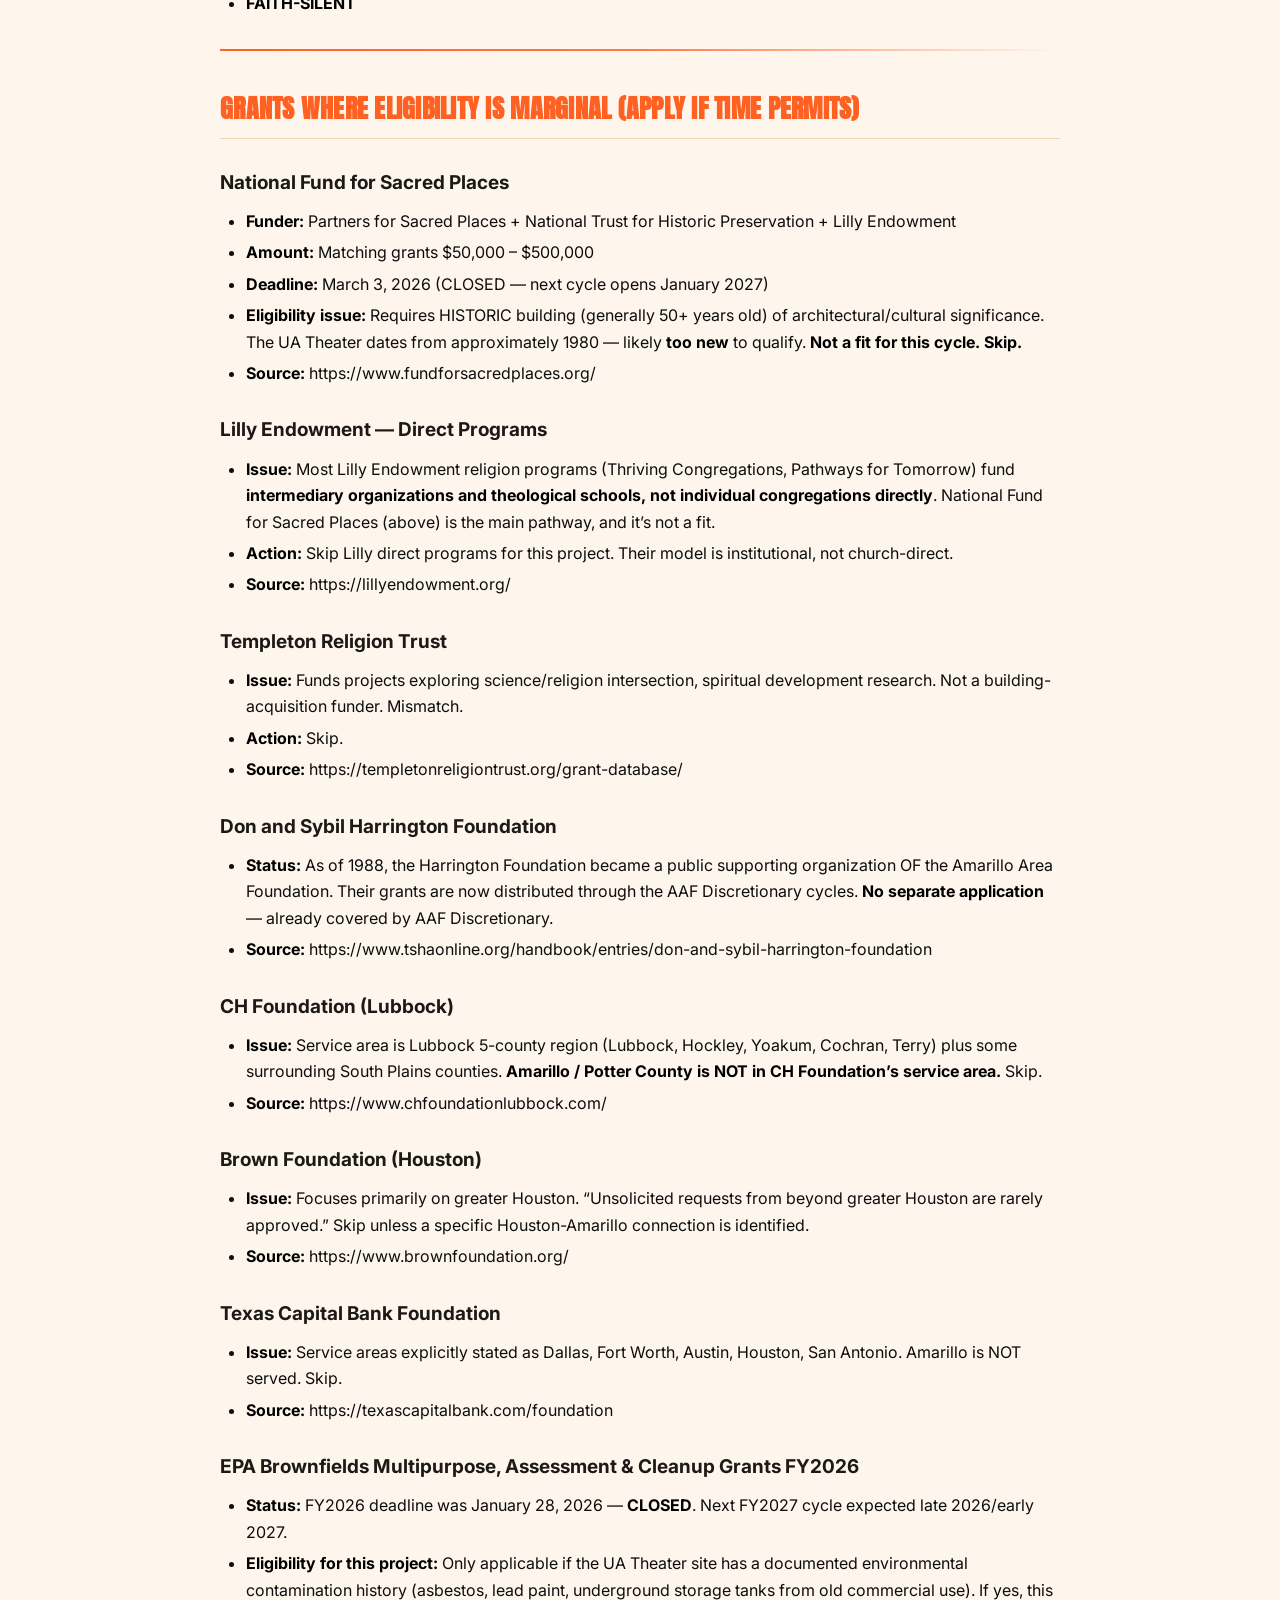
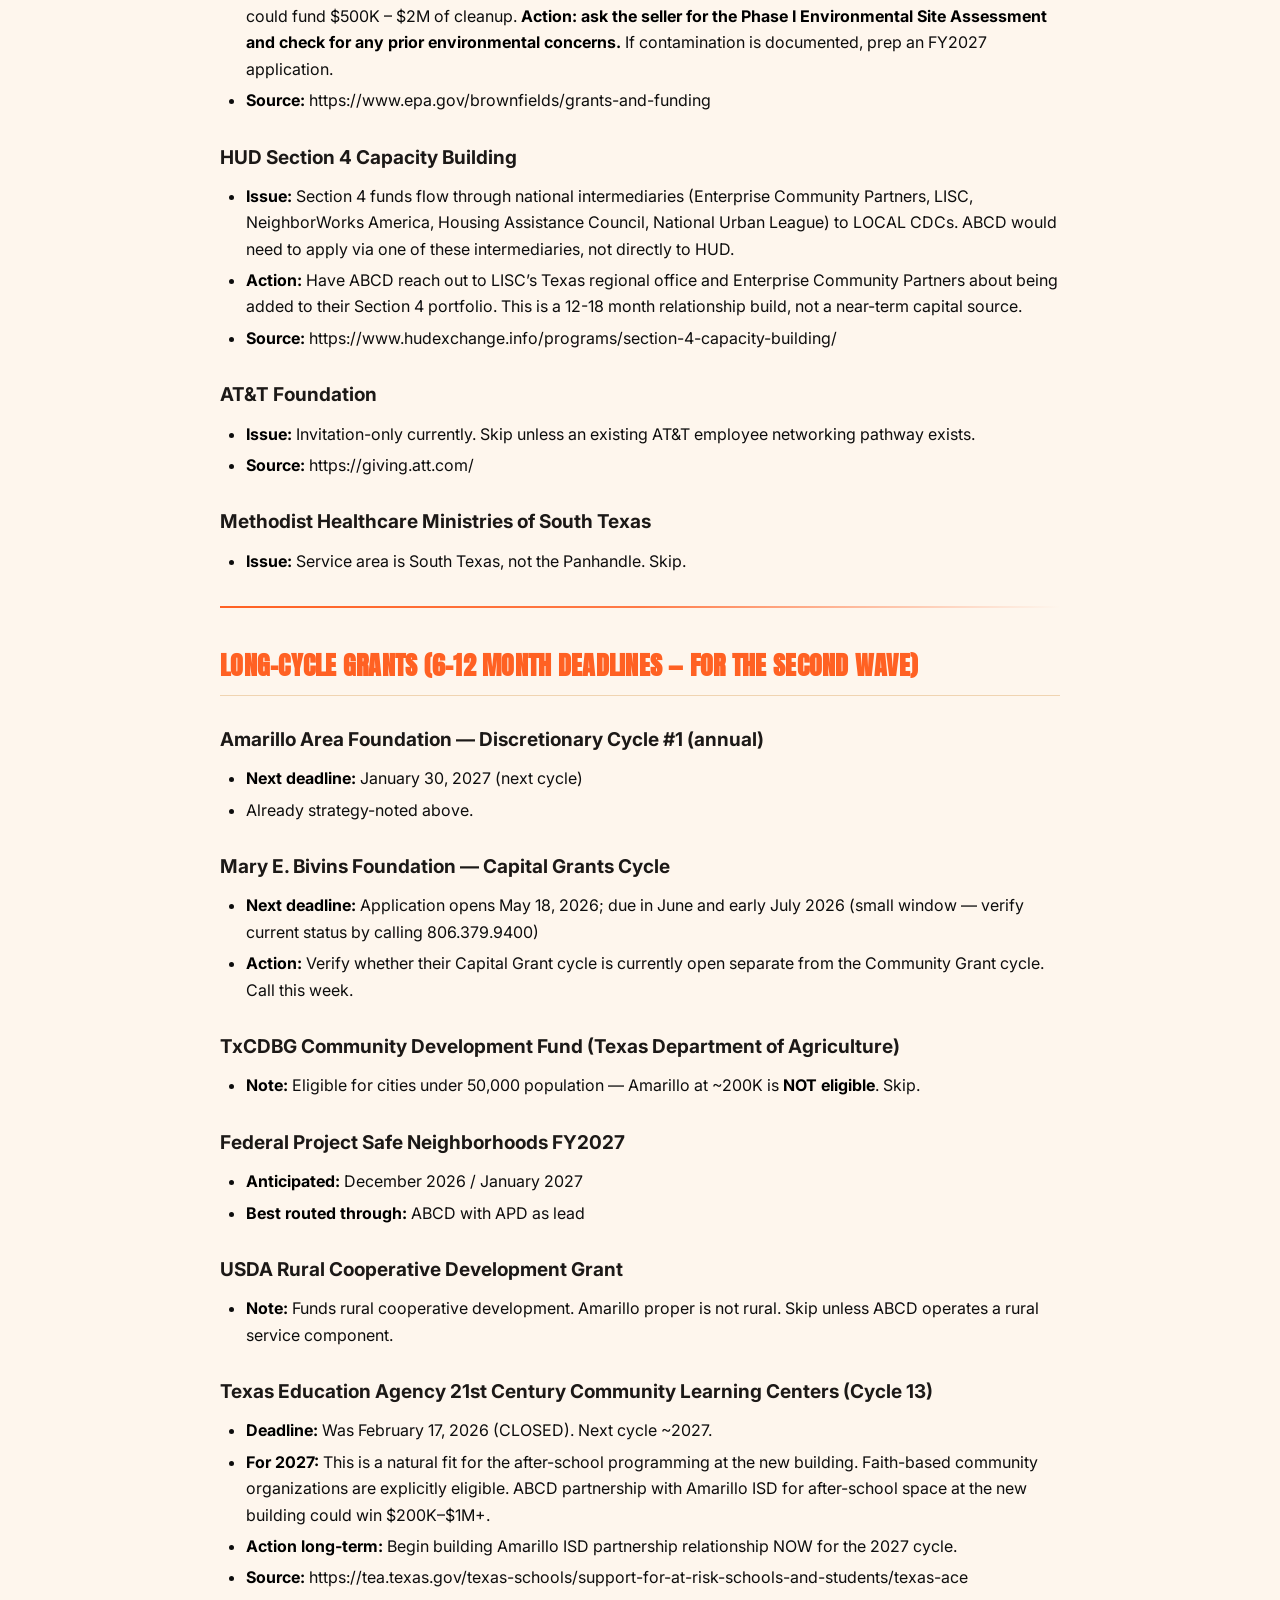
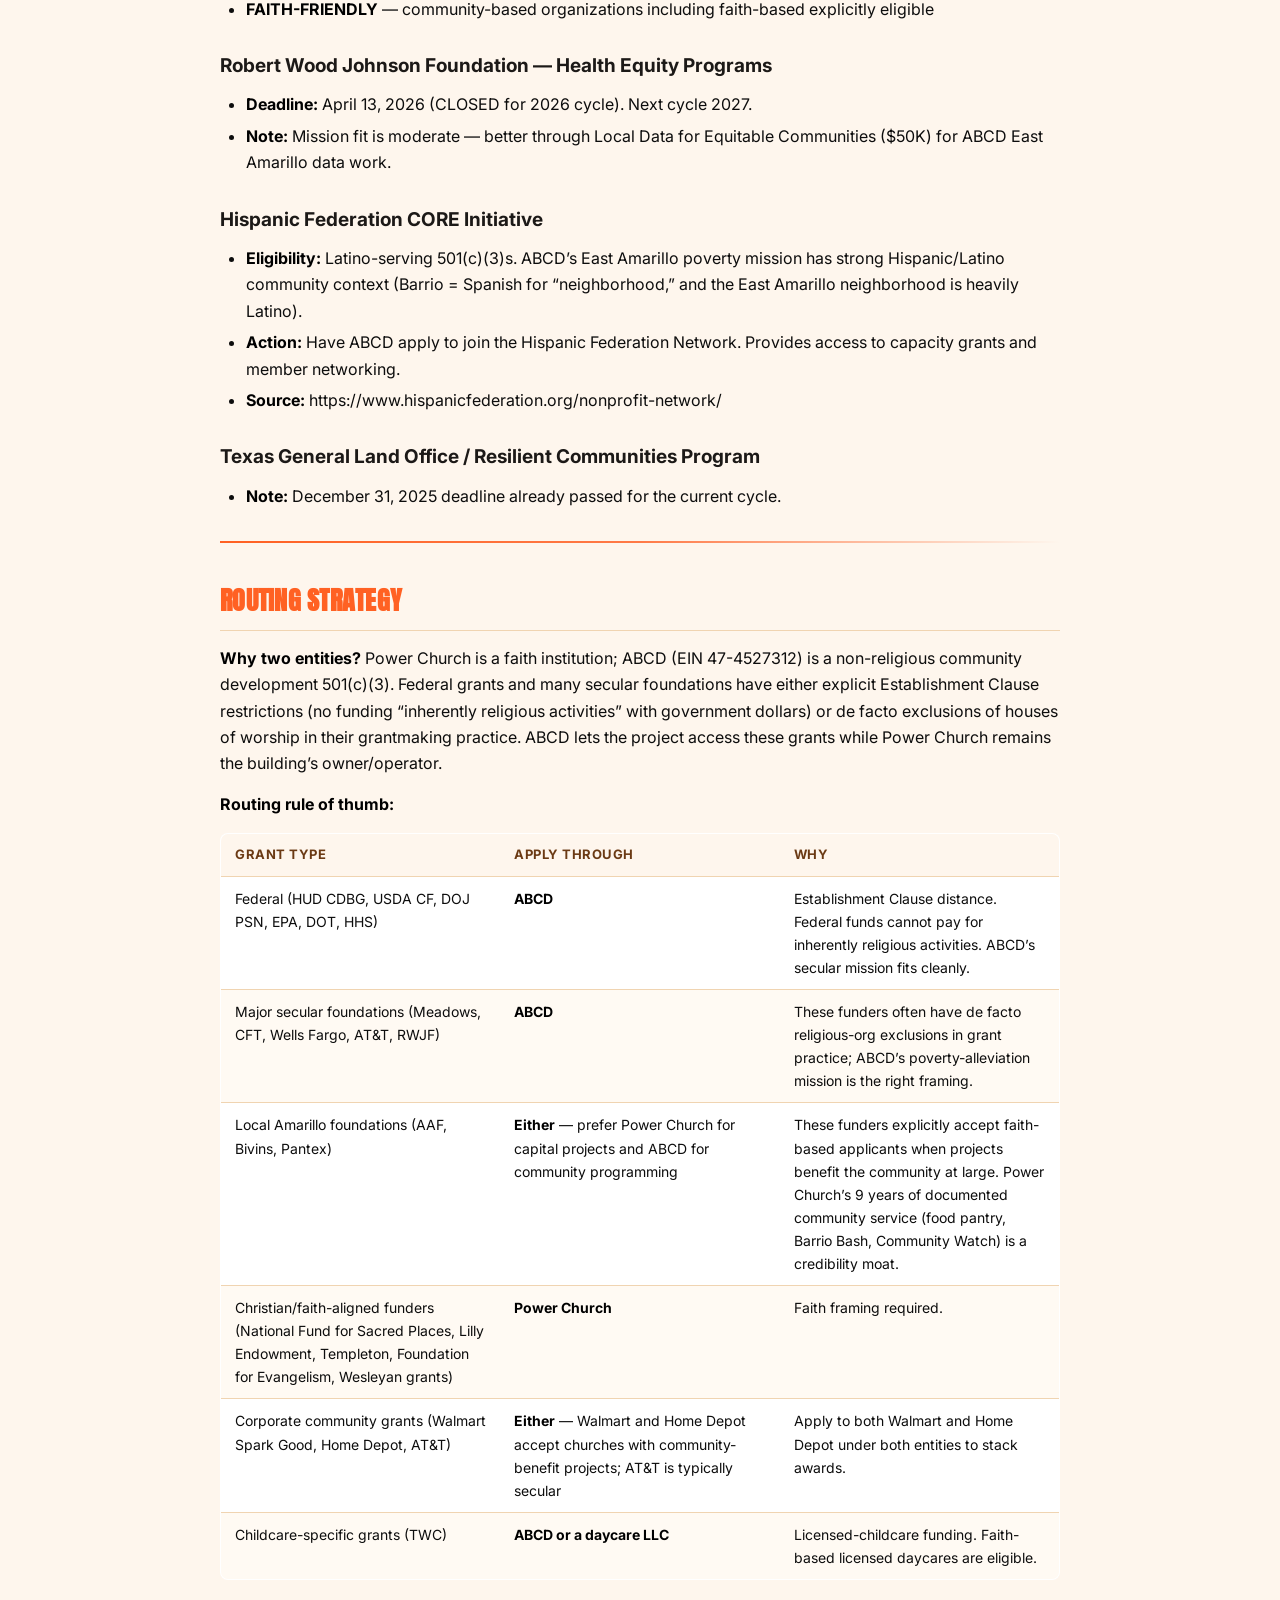
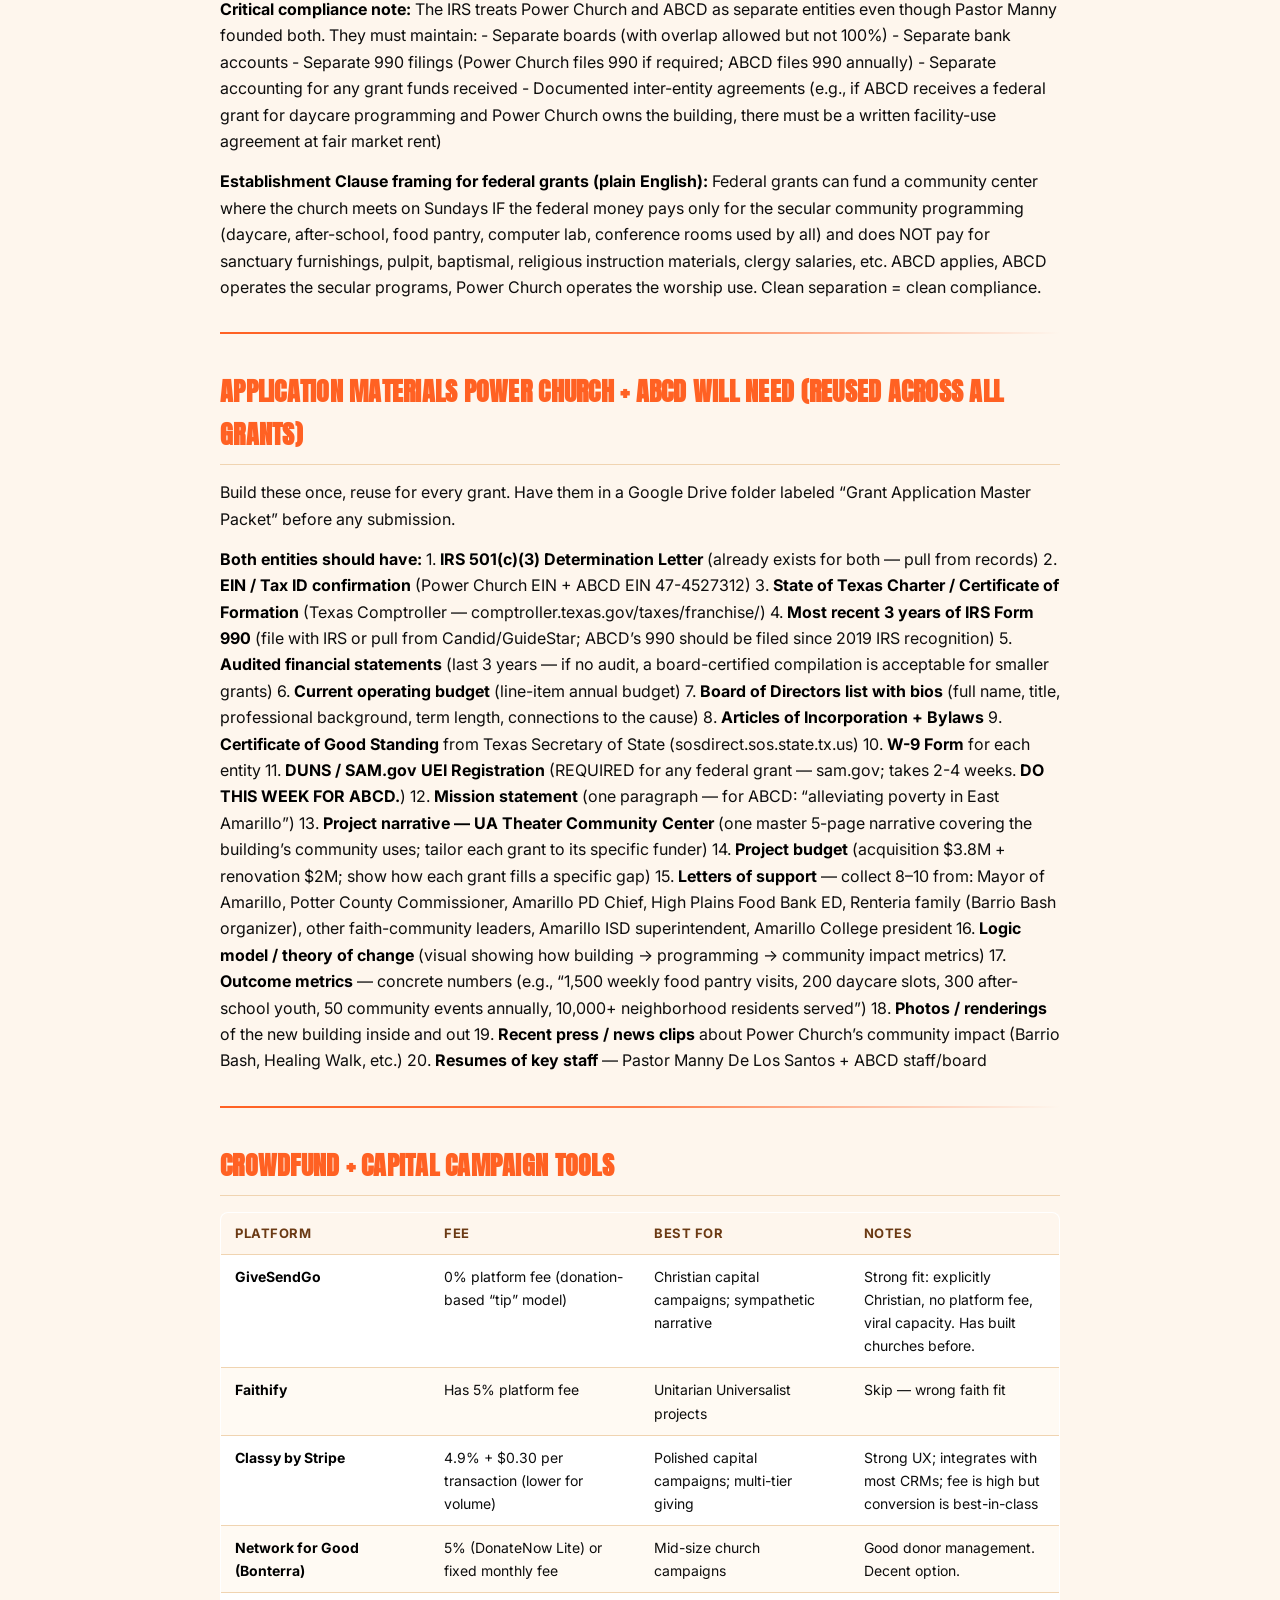
<file: source-8-Grant-Research-ASAP.html>
<!doctype html>
<html lang="en">
<head>
<meta charset="utf-8" />
<meta http-equiv="Cache-Control" content="no-cache, no-store, must-revalidate" />
<meta http-equiv="Pragma" content="no-cache" />
<meta http-equiv="Expires" content="0" />
<meta name="viewport" content="width=device-width, initial-scale=1" />
<title>Grants — ASAP Pipeline · Power Church · UA Theater</title>
<link rel="stylesheet" href="web-style.css" />
<script src="js/analytics.js"></script>
</head>
<body>
<div class="back-bar"><a href="index.html">← Back to Packet</a></div>
<div class="content-wrap">
<header class="title-block">
<div class="title-eyebrow">18 Viable Grants · Amarillo + TX + Federal</div>
<h1>Grants — ASAP Pipeline</h1>
</header>
<h1
id="grant-research-power-church-amarillo-barrio-community-development">Grant
Research — Power Church / Amarillo Barrio Community Development</h1>
<h2 id="summary">Summary</h2>
<p>A bank-grade scan of local Amarillo, Texas-state, federal, and
faith-aligned grant programs surfaced <strong>18 viable funding
sources</strong> Power Church or Amarillo Barrio Community Development
(ABCD, EIN 47-4527312) can pursue right now. <strong>Estimated total
addressable capital across the top 10 grants: $400K – $1.6M</strong>,
with a realistic near-term capture target of <strong>$150K –
$400K</strong> in the next 6 months by stacking small Amarillo
foundations + corporate community grants. The single biggest move this
week is to apply for the <strong>Pantex Grant Cycle (deadline May 1,
2026 — NOTE: this date may already be passed; if so, target the Catalyst
cycle May 15)</strong> through the Amarillo Area Foundation portal. ABCD
is the right entity for nearly every grant on this list because of its
non-religious “alleviating poverty in East Amarillo” mission
framing.</p>
<blockquote>
<p><strong>Date sensitivity warning:</strong> Today is May 5, 2026. The
Pantex Grant Cycle deadline was May 1, 2026, which means Pantex is
likely already closed. The first true ASAP target is the
<strong>Amarillo Area Foundation Catalyst Grant Cycle (May 15,
2026)</strong>. Confirm Pantex status by calling Raul Rodarte-Suto at
806.376.4521 immediately — if late submissions are accepted, file Pantex
too.</p>
</blockquote>
<hr />
<h2 id="top-3-asap-apply-this-week">TOP 3 ASAP — apply this week</h2>
<h3 id="amarillo-area-foundation-catalyst-grant-cycle">1. Amarillo Area
Foundation — Catalyst Grant Cycle</h3>
<ul>
<li><strong>Funder:</strong> Amarillo Area Foundation (community
foundation; $1B+ region-serving)</li>
<li><strong>Amount:</strong> $2,500 – $20,000</li>
<li><strong>Deadline:</strong> May 15, 2026 at 12:00 noon CST (opens
April 27, 2026)</li>
<li><strong>Application URL:</strong>
https://amarilloareafoundation.org/grants/ → Spectrum Portal
(https://aaf.spectrumportal.net/)</li>
<li><strong>Best routed through:</strong> ABCD (cleaner secular
framing); Power Church viable as faith-based community-benefit
applicant</li>
<li><strong>Funds can cover:</strong> Programming, capacity building,
project-specific needs (not direct mortgage acquisition, but can fund
youth programming, food pantry expansion, daycare startup costs at the
new building)</li>
<li><strong>Eligibility match:</strong> 501(c)(3) in 26-county Texas
Panhandle; AAF explicitly accepts faith-based organizations whose
project benefits the community at large. ABCD’s “alleviating poverty in
East Amarillo” mission is a textbook fit.</li>
<li><strong>Action this week:</strong> Pastor Manny or designee creates
account on Spectrum Portal <strong>today</strong>, contacts grants
officer Raul Rodarte-Suto (806.376.4521 / raul@aaf-hf.org) to confirm
fit BEFORE submitting (AAF strongly recommends pre-submission
consultation), and drafts ABCD-led application focused on East Amarillo
community programming (food pantry, youth after-school, family services)
at the new theater building.</li>
<li><strong>Source:</strong>
https://amarilloareafoundation.org/application-deadlines/</li>
<li><strong>FAITH-FRIENDLY</strong> — AAF eligibility language
explicitly includes “faith-based organizations with projects that
benefit the community at large”</li>
</ul>
<h3 id="mary-e.-bivins-foundation-community-grant">2. Mary E. Bivins
Foundation — Community Grant</h3>
<ul>
<li><strong>Funder:</strong> Mary E. Bivins Foundation (Amarillo; one of
the largest Panhandle funders; explicitly Christian-mission-aligned in
their founding charter)</li>
<li><strong>Amount:</strong> $5,000 minimum, no stated maximum
(historically $25K – $250K typical)</li>
<li><strong>Deadline:</strong> May 18, 2026 at 12:00 noon CST (opens
April 1, 2026; second cycle deadline Nov 9, 2026)</li>
<li><strong>Application URL:</strong>
https://www.bivinsfoundation.org/grants/apply-for-a-grant/ (Blackbaud
YourCause Grants Connect portal)</li>
<li><strong>Best routed through:</strong> Power Church (Mary Bivins was
a Christian woman; foundation funds Christian-aligned causes); ABCD also
viable</li>
<li><strong>Funds can cover:</strong> Specific, nonrecurring needs of
nonprofits — capital improvements, equipment, capacity. Strong fit for
renovation work.</li>
<li><strong>Eligibility match:</strong> 501(c)(3) public charity serving
26 Panhandle counties. Bivins funds capital, education, healthcare,
programs.</li>
<li><strong>Action this week:</strong> Email Tracy Selle, Grants Program
Officer (tracy@bivinsfoundation.org / 806.379.9400) to confirm fit and
ask explicitly whether they fund church capital projects — many Bivins
recipients are religious, but require call to confirm. Then draft
application focused on facility renovation for community programming
(daycare, youth, food pantry).</li>
<li><strong>Source:</strong>
https://www.bivinsfoundation.org/grants/apply-for-a-grant/</li>
<li><strong>FAITH-FRIENDLY</strong> — historically funds
Christian-aligned causes; call to confirm capital project
eligibility</li>
</ul>
<h3 id="walmart-spark-good-local-grants-multi-store-strategy">3. Walmart
Spark Good Local Grants (multi-store strategy)</h3>
<ul>
<li><strong>Funder:</strong> Walmart Foundation via local store managers
(Amarillo has 5+ Walmart/Sam’s locations — each can give
independently)</li>
<li><strong>Amount:</strong> $250 – $5,000 per store; potential $5K–$25K
aggregate by hitting all Amarillo stores</li>
<li><strong>Deadline:</strong> Cycle 2 opens May 1 – closes July 15,
2026 (Cycle 3: Aug 1 – Nov 30, 2026)</li>
<li><strong>Application URL:</strong> https://www.walmart.com/nonprofits
→ register for Spark Good account</li>
<li><strong>Best routed through:</strong> Power Church OR ABCD (both
eligible — Walmart explicitly funds churches with community-benefit
projects)</li>
<li><strong>Funds can cover:</strong> Food pantry expansion (highest-fit
angle), community programming, youth programs</li>
<li><strong>Eligibility match:</strong> Faith-based orgs eligible if
project benefits community at large. Power Church’s High Plains Food
Bank partnership is exactly the framing Walmart funds.</li>
<li><strong>Action this week:</strong> Register Power Church AND ABCD on
walmart.com/nonprofits this week (verification through Deed takes ~7–10
days). Once verified, identify all Amarillo Walmart/Sam’s store managers
and apply to each individually for the food pantry/youth programming
budget at the new theater.</li>
<li><strong>Source:</strong>
https://www.walmart.org/how-we-give/program-guidelines/spark-good-local-grants-guidelines</li>
<li><strong>FAITH-FRIENDLY</strong> — explicit eligibility for “Church
or other faith-based organization with a proposed project that benefits
the community at large”</li>
</ul>
<hr />
<h2 id="all-viable-grants-sorted-by-deadline-soonest-first">All Viable
Grants (sorted by deadline, soonest first)</h2>
<h3 id="pantex-grant-cycle-amarillo-area-foundation">Pantex Grant Cycle
(Amarillo Area Foundation)</h3>
<ul>
<li><strong>Funder:</strong> PanTexas Deterrence, LLC + Amarillo Area
Foundation</li>
<li><strong>Amount:</strong> $2,500 – $10,000</li>
<li><strong>Deadline:</strong> May 1, 2026 at 12:00 noon (likely passed
— call to confirm)</li>
<li><strong>Application URL:</strong>
https://aaf.spectrumportal.net/</li>
<li><strong>Best routed through:</strong> ABCD</li>
<li><strong>Funds can cover:</strong> Basic needs (food, clothing,
shelter); children, youth, family; community development; education;
health</li>
<li><strong>Eligibility match:</strong> 26 northernmost Panhandle
counties; priority to 12 contiguous counties around Pantex Plant —
<strong>Amarillo qualifies</strong>. ABCD’s East Amarillo poverty
alleviation mission is a perfect fit.</li>
<li><strong>Action:</strong> <strong>Call Raul Rodarte-Suto at
806.376.4521 IMMEDIATELY</strong> to confirm whether late applications
accepted. If yes, file within 48 hours.</li>
<li><strong>Source:</strong>
https://amarilloareafoundation.org/pantex/</li>
<li><strong>FAITH-SILENT — call to confirm</strong></li>
</ul>
<h3 id="walmart-spark-good-local-grants-cycle-2">Walmart Spark Good
Local Grants (Cycle 2)</h3>
<ul>
<li><strong>Deadline:</strong> July 15, 2026 (Cycle 2); August 1 –
November 30 (Cycle 3)</li>
<li>See TOP 3 #3 above.</li>
</ul>
<h3 id="texas-bar-foundation-general-grants">Texas Bar Foundation
General Grants</h3>
<ul>
<li><strong>Funder:</strong> Texas Bar Foundation</li>
<li><strong>Amount:</strong> Average $5K–$25K (Foundation distributes
~$1.8M annually across two cycles)</li>
<li><strong>Deadline:</strong> July 15, 2026</li>
<li><strong>Application URL:</strong> https://txbf.org/</li>
<li><strong>Best routed through:</strong> ABCD (NOT Power Church — must
be secular)</li>
<li><strong>Funds can cover:</strong> Programs related to legal
assistance for the underserved, ethics, education. Could fund the
church’s potential domestic violence/family services arm or a “know your
rights” program for the Barrio.</li>
<li><strong>Eligibility match:</strong> 501(c)(3) only. ABCD’s
poverty-alleviation mission could include legal-aid pop-ups, immigrant
family services, or DV survivor support that the building will
host.</li>
<li><strong>Action this week:</strong> Frame an ABCD application for
legal services programming at the new building (e.g., partnering with
Legal Aid of NorthWest Texas to host clinics in the conference
rooms).</li>
<li><strong>Source:</strong> https://txbf.org/</li>
<li><strong>FAITH-EXCLUDED for ABCD framing</strong> — must be secular
legal-aid programming</li>
</ul>
<h3 id="amarillo-area-foundation-discretionary-grant-cycle-2">Amarillo
Area Foundation — Discretionary Grant Cycle #2</h3>
<ul>
<li><strong>Funder:</strong> AAF</li>
<li><strong>Amount:</strong> Over $20,000 (no stated cap; historically
$25K – $150K)</li>
<li><strong>Deadline:</strong> July 31, 2026 at 12:00 noon CST (opens
July 6)</li>
<li><strong>Application URL:</strong>
https://aaf.spectrumportal.net/</li>
<li><strong>Best routed through:</strong> ABCD primarily; Power Church
viable</li>
<li><strong>Funds can cover:</strong> Larger capital/programming needs
at the new building</li>
<li><strong>Eligibility match:</strong> Same as Catalyst — Panhandle
501(c)(3); faith-orgs eligible for community-benefit projects</li>
<li><strong>Action:</strong> If Catalyst submission goes well in May,
plan a parallel Discretionary application for July 31 with a larger ask
($50K–$150K) for community programming at the theater (daycare startup,
food pantry expansion, youth after-school).</li>
<li><strong>Source:</strong>
https://amarilloareafoundation.org/application-deadlines/</li>
<li><strong>FAITH-FRIENDLY</strong></li>
</ul>
<h3 id="walmart-spark-good-local-grants-cycle-3">Walmart Spark Good
Local Grants (Cycle 3)</h3>
<ul>
<li><strong>Deadline:</strong> November 30, 2026 (Cycle 3 deadline;
opens Aug 1)</li>
<li>See TOP 3 #3 above.</li>
</ul>
<h3 id="mary-e.-bivins-foundation-community-grant-cycle-2">Mary E.
Bivins Foundation — Community Grant (Cycle 2)</h3>
<ul>
<li><strong>Deadline:</strong> November 9, 2026 (cycle opens late
September 2026)</li>
<li>See TOP 3 #2 above.</li>
</ul>
<h3 id="project-safe-neighborhoods-psn-texas-fy2026">Project Safe
Neighborhoods (PSN) — Texas FY2026</h3>
<ul>
<li><strong>Funder:</strong> Texas Office of the Governor / DOJ
pass-through</li>
<li><strong>Amount:</strong> TBD (typically $25K – $250K per award)</li>
<li><strong>Deadline:</strong> FY2026 cycle closed Feb 13, 2025 — next
cycle (FY2027) typically opens Dec 2026</li>
<li><strong>Application URL:</strong>
https://egrants.gov.texas.gov/fundingopp/project-safe-neighborhoods-grant-program-fy2027</li>
<li><strong>Best routed through:</strong> ABCD partnered with Amarillo
Police Department (Power Church has 9-year APD relationship — Barrio
Community Watch since 2017 — this is the unique angle)</li>
<li><strong>Funds can cover:</strong> Violent crime prevention, gun
violence reduction, community-based outreach, conflict mediation,
programming</li>
<li><strong>Eligibility match:</strong> Faith-based organizations
explicitly eligible. The Barrio Community Watch + March 2026 Healing
Prayer Walk + APD partnership is exactly what PSN funds.</li>
<li><strong>Action this week:</strong> Reach out to Amarillo Police
Department leadership and U.S. Attorney’s Office for the Northern
District of Texas (Amarillo Division) to position as a community partner
for FY2027 PSN. Apply when next cycle opens.</li>
<li><strong>Source:</strong>
https://egrants.gov.texas.gov/fundingopp/project-safe-neighborhoods-grant-program-fy2027</li>
<li><strong>FAITH-FRIENDLY</strong> — explicitly includes faith-based
orgs</li>
</ul>
<h3
id="project-safe-neighborhoods-federal-doj-direct-via-bureau-of-justice-assistance">Project
Safe Neighborhoods (Federal — DOJ direct via Bureau of Justice
Assistance)</h3>
<ul>
<li><strong>Funder:</strong> DOJ Bureau of Justice Assistance</li>
<li><strong>Amount:</strong> Varies; typically $50K–$1M+ for
multi-partner sites</li>
<li><strong>Deadline:</strong> Annual cycle (typically May/June via
Grants.gov)</li>
<li><strong>Application URL:</strong>
https://bja.ojp.gov/program/psn/funding</li>
<li><strong>Best routed through:</strong> ABCD as community partner with
APD as fiscal/lead applicant</li>
<li><strong>Action:</strong> Same as Texas PSN — embed with APD as their
faith-community-partner subgrantee.</li>
<li><strong>FAITH-FRIENDLY</strong></li>
</ul>
<h3 id="youth-gang-prevention-and-intervention-program-doj-fy25">Youth
Gang Prevention and Intervention Program (DOJ FY25)</h3>
<ul>
<li><strong>Funder:</strong> DOJ Office of Juvenile Justice and
Delinquency Prevention</li>
<li><strong>Amount:</strong> TBD per award</li>
<li><strong>Deadline:</strong> May 21, 2026 (Grants.gov) / June 1, 2026
(JustGrants)</li>
<li><strong>Application URL:</strong>
https://www.ojp.gov/funding/explore/current-funding-opportunities</li>
<li><strong>Best routed through:</strong> ABCD (federal funding; secular
framing required)</li>
<li><strong>Funds can cover:</strong> Gang prevention, youth
intervention, community outreach</li>
<li><strong>Eligibility match:</strong> Community organizations
eligible. East Amarillo’s documented gang/violence challenges + Power
Church’s Barrio Community Watch + healing walk are aligned.</li>
<li><strong>Action this week:</strong> Verify deadline at OJP funding
page, draft an ABCD application focused on after-school youth
programming at the new theater as gang-prevention intervention. Partner
with APD for letters of support.</li>
<li><strong>Source:</strong>
https://www.ojp.gov/funding/explore/current-funding-opportunities</li>
<li><strong>FAITH-FRIENDLY</strong> but federal funds — route through
ABCD for cleaner Establishment Clause posture</li>
</ul>
<h3 id="city-of-amarillo-cdbg-public-services">City of Amarillo CDBG
Public Services</h3>
<ul>
<li><strong>Funder:</strong> City of Amarillo Community Development
Department (HUD pass-through)</li>
<li><strong>Amount:</strong> Typically $5K – $50K per nonprofit award
(~$1.59M total program in 2024-25 cycle)</li>
<li><strong>Deadline:</strong> Application opens April 7, 2026;
application workshops attend required (final virtual session was Apr 29,
2026 — likely passed). Confirm next deadline window with Shaira
Joyce.</li>
<li><strong>Application URL:</strong>
https://www.amarillo.gov/community-development/community-development-public-notices/</li>
<li><strong>Best routed through:</strong> ABCD (federal funds — must be
secular use)</li>
<li><strong>Funds can cover:</strong> Public services for low- and
moderate-income residents (food pantry, youth services, daycare
scholarships, after-school programs at the new building)</li>
<li><strong>Eligibility match:</strong> Nonprofits serving
low-mod-income Amarillo residents. East Amarillo Census tracts
qualify.</li>
<li><strong>Action this week:</strong> <strong>CALL Shaira Joyce at
806-378-6451 (shaira.joyce@amarillo.gov) TODAY</strong> to confirm if
mandatory workshop is missed; she may schedule a make-up session. Also
request CAPER report and current cycle deadlines.</li>
<li><strong>Source:</strong>
https://www.amarillo.gov/community-development/community-development-public-notices/</li>
<li><strong>FAITH-SILENT — call to confirm; HUD CDBG generally permits
faith-based but funds cannot pay for inherently religious
activities</strong></li>
</ul>
<h3 id="usda-community-facilities-direct-loan-grant-program">USDA
Community Facilities Direct Loan &amp; Grant Program</h3>
<ul>
<li><strong>Funder:</strong> USDA Rural Development</li>
<li><strong>Amount:</strong> Grants cover 15%–75% of project cost
(low-income communities qualify for higher percentage); loans + grants
packaged</li>
<li><strong>Deadline:</strong> Rolling — applications accepted
continuously</li>
<li><strong>Application URL:</strong>
https://www.rd.usda.gov/programs-services/community-facilities/community-facilities-direct-loan-grant-program</li>
<li><strong>Best routed through:</strong> ABCD (secular community
development entity)</li>
<li><strong>Funds can cover:</strong> Essential community facilities —
daycare, after-school spaces, conference/meeting space, community
kitchen</li>
<li><strong>Eligibility match — CRITICAL:</strong> ELIGIBILITY DEPENDS
ON RURAL STATUS. Amarillo proper is NOT eligible (population &gt;50,000
= excluded). <strong>However</strong>, the address 8275 W Amarillo Blvd
is on the western edge of Amarillo and <strong>may</strong> fall in an
unincorporated/county area or census-defined place that qualifies.
<strong>VERIFY at
https://eligibility.sc.egov.usda.gov/eligibility/welcomeAction.do?pageAction=cf</strong>
by entering the exact address. If eligible, this is the single biggest
grant opportunity on the list.</li>
<li><strong>Action this week:</strong> Pastor Manny or Angel: enter
“8275 W Amarillo Blvd, Amarillo, TX 79124” into the USDA eligibility map
RIGHT NOW. Screenshot result. If eligible, contact Texas RD State Office
(254-742-9700) for application guidance.</li>
<li><strong>Source:</strong>
https://www.rd.usda.gov/programs-services/community-facilities/community-facilities-direct-loan-grant-program</li>
<li><strong>FAITH-SILENT — community facility programs generally allow
faith-based applicants when funds support secular community
use</strong></li>
</ul>
<h3 id="home-depot-foundation-community-impact-grant">Home Depot
Foundation — Community Impact Grant</h3>
<ul>
<li><strong>Funder:</strong> Home Depot Foundation</li>
<li><strong>Amount:</strong> Up to $5,000 (gift cards for
tools/materials/services, not cash)</li>
<li><strong>Deadline:</strong> Rolling (review takes 4–6 weeks)</li>
<li><strong>Application URL:</strong>
https://corporate.homedepot.com/page/grants → Community Impact Grants
Program</li>
<li><strong>Best routed through:</strong> ABCD or Power Church</li>
<li><strong>Funds can cover:</strong> Construction, refurbishment,
painting, energy efficiency, landscaping at the new building.
<strong>Volunteer-driven projects only — no contractors.</strong></li>
<li><strong>Eligibility match:</strong> 501(c)(3); community improvement
projects using volunteers. Veterans-focused projects get priority — if
any of the new building’s space serves veterans (counseling, ministry),
call that out.</li>
<li><strong>Action this week:</strong> Identify a discrete volunteer-led
renovation project (e.g., painting the lobby café, refurbishing
classrooms for after-school) and apply. Multiple applications across
project segments allowed.</li>
<li><strong>Source:</strong>
https://corporate.homedepot.com/page/grants</li>
<li><strong>FAITH-FRIENDLY</strong></li>
</ul>
<h3 id="meadows-foundation-dallas-texas-wide-funder">Meadows Foundation
(Dallas — Texas-wide funder)</h3>
<ul>
<li><strong>Funder:</strong> The Meadows Foundation</li>
<li><strong>Amount:</strong> Varies; historically $25K – $500K+</li>
<li><strong>Deadline:</strong> Rolling (Board approves January, April,
June, September, November). Recommend submitting 4–5 months before
funding needed.</li>
<li><strong>Application URL:</strong>
https://www.mfi.org/how-to-apply/</li>
<li><strong>Best routed through:</strong> ABCD (funds 501(c)(3) public
charities; faith-orgs not stated but historically funds many)</li>
<li><strong>Funds can cover:</strong> Arts, civic affairs, education,
environment, health, human services. Capital projects accepted.</li>
<li><strong>Eligibility match:</strong> 501(c)(3) Texas-serving. ABCD’s
anti-poverty mission fits “human services” and “civic” categories.</li>
<li><strong>Action this week:</strong> Request invitation/initial
conversation by calling 214-826-9431. Submit pre-application via the new
grant portal.</li>
<li><strong>Source:</strong> https://www.mfi.org/</li>
<li><strong>FAITH-SILENT — historically funds faith-based-affiliated
nonprofits; call to confirm</strong></li>
</ul>
<h3
id="communities-foundation-of-texas-cft-nonprofit-gateway">Communities
Foundation of Texas (CFT) — Nonprofit Gateway</h3>
<ul>
<li><strong>Funder:</strong> CFT</li>
<li><strong>Amount:</strong> Varies by donor-advised fund pathway</li>
<li><strong>Deadline:</strong> Most direct grants now invitation-only;
profile must be active 2+ years</li>
<li><strong>Application URL:</strong>
https://www.cftexas.org/nonprofits/apply-for-grants/</li>
<li><strong>Best routed through:</strong> ABCD</li>
<li><strong>Funds can cover:</strong> Economic Security, Education,
Health, Public Safety, Racial Equity, Disaster Relief</li>
<li><strong>Eligibility match:</strong> 501(c)(3) Texas; CFT is
invitation-only for direct grants but operates 100s of donor-advised
funds (DAFs) where individual donors can grant directly to ABCD.</li>
<li><strong>Action this week:</strong> Complete the Nonprofit Gateway
Profile for ABCD this week — required to be visible to CFT donors.
Profile completion costs nothing and unlocks discovery.</li>
<li><strong>Source:</strong>
https://www.cftexas.org/nonprofits/apply-for-grants/</li>
<li><strong>FAITH-SILENT — many CFT-housed donors fund religious causes
through DAFs</strong></li>
</ul>
<h3 id="wells-fargo-texas-grants-program">Wells Fargo Texas Grants
Program</h3>
<ul>
<li><strong>Funder:</strong> Wells Fargo Foundation</li>
<li><strong>Amount:</strong> Varies (typically $10K – $100K)</li>
<li><strong>Deadline:</strong> Rolling Grant Interest Form
(invitation-only for full applications)</li>
<li><strong>Application URL:</strong>
https://www.wellsfargo.com/about/responsibility-and-impact/community-giving/grant-process/</li>
<li><strong>Best routed through:</strong> ABCD (CRA-driven; serves
low/mod income)</li>
<li><strong>Funds can cover:</strong> Financial opportunity, housing
access, small business growth — applicable for the building’s office
leasing for ministry partners and the entrepreneurship implications</li>
<li><strong>Eligibility match:</strong> 501(c)(3) Texas; primary purpose
to benefit low- and moderate-income — ABCD’s mission is exactly
this.</li>
<li><strong>Action this week:</strong> Submit Grant Interest Form for
ABCD. Walk into the local Wells Fargo Amarillo branch (CRA officer
typically lives at the local commercial banking center) and ask for a
community lending introduction.</li>
<li><strong>Source:</strong>
https://www.wellsfargo.com/about/responsibility-and-impact/community-giving/grant-process/</li>
<li><strong>FAITH-EXCLUDED in practice</strong> — route through ABCD
only</li>
</ul>
<h3
id="texas-workforce-commission-childcare-startup-pre-k-partnership-grants">Texas
Workforce Commission — Childcare Startup / Pre-K Partnership Grants</h3>
<ul>
<li><strong>Funder:</strong> TWC + local Workforce Solutions
Panhandle</li>
<li><strong>Amount:</strong> Up to $25,000 per pre-k partnership
startup; up to $15,000 mini-grants via Texas FCCN</li>
<li><strong>Deadline:</strong> Rolling per region; Workforce Solutions
Panhandle administers locally</li>
<li><strong>Application URL:</strong>
https://www.twc.texas.gov/programs/child-care/texas-preschool-development-grant</li>
<li><strong>Best routed through:</strong> ABCD (or a
separately-incorporated daycare LLC owned by the church)</li>
<li><strong>Funds can cover:</strong> Daycare facility startup costs — a
major use of the new building</li>
<li><strong>Eligibility match:</strong> Childcare providers; faith-based
daycares qualify if they are licensed and serve low-income
families.</li>
<li><strong>Action this week:</strong> Call Workforce Solutions
Panhandle at 806-372-3381 to ask about local pre-K partnership startup
grants and the timeline to license a daycare at the new building.</li>
<li><strong>Source:</strong>
https://www.twc.texas.gov/agency/funding-opportunities/grant-opportunities</li>
<li><strong>FAITH-FRIENDLY (licensed faith-based childcare programs are
commonly funded)</strong></li>
</ul>
<h3
id="pantex-community-investment-fund-separate-from-aaf-pantex">Pantex
Community Investment Fund (separate from AAF Pantex)</h3>
<ul>
<li><strong>Funder:</strong> Consolidated Nuclear Security (CNS) /
Pantex Plant directly</li>
<li><strong>Amount:</strong> Varies; historically $5K – $50K</li>
<li><strong>Deadline:</strong> Multiple cycles annually — call Pantex
Community Affairs</li>
<li><strong>Application URL:</strong>
https://pantex.energy.gov/tags/community-investment-fund</li>
<li><strong>Best routed through:</strong> ABCD</li>
<li><strong>Action this week:</strong> Call Pantex Community Affairs to
ask about their direct community investment fund (separate from the
AAF-administered Pantex Grant Cycle).</li>
<li><strong>FAITH-SILENT</strong></li>
</ul>
<hr />
<h2
id="grants-where-eligibility-is-marginal-apply-if-time-permits">Grants
Where Eligibility is Marginal (apply if time permits)</h2>
<h3 id="national-fund-for-sacred-places">National Fund for Sacred
Places</h3>
<ul>
<li><strong>Funder:</strong> Partners for Sacred Places + National Trust
for Historic Preservation + Lilly Endowment</li>
<li><strong>Amount:</strong> Matching grants $50,000 – $500,000</li>
<li><strong>Deadline:</strong> March 3, 2026 (CLOSED — next cycle opens
January 2027)</li>
<li><strong>Eligibility issue:</strong> Requires HISTORIC building
(generally 50+ years old) of architectural/cultural significance. The UA
Theater dates from approximately 1980 — likely <strong>too new</strong>
to qualify. <strong>Not a fit for this cycle. Skip.</strong></li>
<li><strong>Source:</strong> https://www.fundforsacredplaces.org/</li>
</ul>
<h3 id="lilly-endowment-direct-programs">Lilly Endowment — Direct
Programs</h3>
<ul>
<li><strong>Issue:</strong> Most Lilly Endowment religion programs
(Thriving Congregations, Pathways for Tomorrow) fund
<strong>intermediary organizations and theological schools, not
individual congregations directly</strong>. National Fund for Sacred
Places (above) is the main pathway, and it’s not a fit.</li>
<li><strong>Action:</strong> Skip Lilly direct programs for this
project. Their model is institutional, not church-direct.</li>
<li><strong>Source:</strong> https://lillyendowment.org/</li>
</ul>
<h3 id="templeton-religion-trust">Templeton Religion Trust</h3>
<ul>
<li><strong>Issue:</strong> Funds projects exploring science/religion
intersection, spiritual development research. Not a building-acquisition
funder. Mismatch.</li>
<li><strong>Action:</strong> Skip.</li>
<li><strong>Source:</strong>
https://templetonreligiontrust.org/grant-database/</li>
</ul>
<h3 id="don-and-sybil-harrington-foundation">Don and Sybil Harrington
Foundation</h3>
<ul>
<li><strong>Status:</strong> As of 1988, the Harrington Foundation
became a public supporting organization OF the Amarillo Area Foundation.
Their grants are now distributed through the AAF Discretionary cycles.
<strong>No separate application</strong> — already covered by AAF
Discretionary.</li>
<li><strong>Source:</strong>
https://www.tshaonline.org/handbook/entries/don-and-sybil-harrington-foundation</li>
</ul>
<h3 id="ch-foundation-lubbock">CH Foundation (Lubbock)</h3>
<ul>
<li><strong>Issue:</strong> Service area is Lubbock 5-county region
(Lubbock, Hockley, Yoakum, Cochran, Terry) plus some surrounding South
Plains counties. <strong>Amarillo / Potter County is NOT in CH
Foundation’s service area.</strong> Skip.</li>
<li><strong>Source:</strong> https://www.chfoundationlubbock.com/</li>
</ul>
<h3 id="brown-foundation-houston">Brown Foundation (Houston)</h3>
<ul>
<li><strong>Issue:</strong> Focuses primarily on greater Houston.
“Unsolicited requests from beyond greater Houston are rarely approved.”
Skip unless a specific Houston-Amarillo connection is identified.</li>
<li><strong>Source:</strong> https://www.brownfoundation.org/</li>
</ul>
<h3 id="texas-capital-bank-foundation">Texas Capital Bank
Foundation</h3>
<ul>
<li><strong>Issue:</strong> Service areas explicitly stated as Dallas,
Fort Worth, Austin, Houston, San Antonio. Amarillo is NOT served.
Skip.</li>
<li><strong>Source:</strong>
https://texascapitalbank.com/foundation</li>
</ul>
<h3
id="epa-brownfields-multipurpose-assessment-cleanup-grants-fy2026">EPA
Brownfields Multipurpose, Assessment &amp; Cleanup Grants FY2026</h3>
<ul>
<li><strong>Status:</strong> FY2026 deadline was January 28, 2026 —
<strong>CLOSED</strong>. Next FY2027 cycle expected late 2026/early
2027.</li>
<li><strong>Eligibility for this project:</strong> Only applicable if
the UA Theater site has a documented environmental contamination history
(asbestos, lead paint, underground storage tanks from old commercial
use). If yes, this could fund $500K – $2M of cleanup. <strong>Action:
ask the seller for the Phase I Environmental Site Assessment and check
for any prior environmental concerns.</strong> If contamination is
documented, prep an FY2027 application.</li>
<li><strong>Source:</strong>
https://www.epa.gov/brownfields/grants-and-funding</li>
</ul>
<h3 id="hud-section-4-capacity-building">HUD Section 4 Capacity
Building</h3>
<ul>
<li><strong>Issue:</strong> Section 4 funds flow through national
intermediaries (Enterprise Community Partners, LISC, NeighborWorks
America, Housing Assistance Council, National Urban League) to LOCAL
CDCs. ABCD would need to apply via one of these intermediaries, not
directly to HUD.</li>
<li><strong>Action:</strong> Have ABCD reach out to LISC’s Texas
regional office and Enterprise Community Partners about being added to
their Section 4 portfolio. This is a 12-18 month relationship build, not
a near-term capital source.</li>
<li><strong>Source:</strong>
https://www.hudexchange.info/programs/section-4-capacity-building/</li>
</ul>
<h3 id="att-foundation">AT&amp;T Foundation</h3>
<ul>
<li><strong>Issue:</strong> Invitation-only currently. Skip unless an
existing AT&amp;T employee networking pathway exists.</li>
<li><strong>Source:</strong> https://giving.att.com/</li>
</ul>
<h3 id="methodist-healthcare-ministries-of-south-texas">Methodist
Healthcare Ministries of South Texas</h3>
<ul>
<li><strong>Issue:</strong> Service area is South Texas, not the
Panhandle. Skip.</li>
</ul>
<hr />
<h2
id="long-cycle-grants-612-month-deadlines-for-the-second-wave">Long-cycle
Grants (6–12 month deadlines — for the second wave)</h2>
<h3 id="amarillo-area-foundation-discretionary-cycle-1-annual">Amarillo
Area Foundation — Discretionary Cycle #1 (annual)</h3>
<ul>
<li><strong>Next deadline:</strong> January 30, 2027 (next cycle)</li>
<li>Already strategy-noted above.</li>
</ul>
<h3 id="mary-e.-bivins-foundation-capital-grants-cycle">Mary E. Bivins
Foundation — Capital Grants Cycle</h3>
<ul>
<li><strong>Next deadline:</strong> Application opens May 18, 2026; due
in June and early July 2026 (small window — verify current status by
calling 806.379.9400)</li>
<li><strong>Action:</strong> Verify whether their Capital Grant cycle is
currently open separate from the Community Grant cycle. Call this
week.</li>
</ul>
<h3
id="txcdbg-community-development-fund-texas-department-of-agriculture">TxCDBG
Community Development Fund (Texas Department of Agriculture)</h3>
<ul>
<li><strong>Note:</strong> Eligible for cities under 50,000 population —
Amarillo at ~200K is <strong>NOT eligible</strong>. Skip.</li>
</ul>
<h3 id="federal-project-safe-neighborhoods-fy2027">Federal Project Safe
Neighborhoods FY2027</h3>
<ul>
<li><strong>Anticipated:</strong> December 2026 / January 2027</li>
<li><strong>Best routed through:</strong> ABCD with APD as lead</li>
</ul>
<h3 id="usda-rural-cooperative-development-grant">USDA Rural Cooperative
Development Grant</h3>
<ul>
<li><strong>Note:</strong> Funds rural cooperative development. Amarillo
proper is not rural. Skip unless ABCD operates a rural service
component.</li>
</ul>
<h3
id="texas-education-agency-21st-century-community-learning-centers-cycle-13">Texas
Education Agency 21st Century Community Learning Centers (Cycle 13)</h3>
<ul>
<li><strong>Deadline:</strong> Was February 17, 2026 (CLOSED). Next
cycle ~2027.</li>
<li><strong>For 2027:</strong> This is a natural fit for the
after-school programming at the new building. Faith-based community
organizations are explicitly eligible. ABCD partnership with Amarillo
ISD for after-school space at the new building could win
$200K–$1M+.</li>
<li><strong>Action long-term:</strong> Begin building Amarillo ISD
partnership relationship NOW for the 2027 cycle.</li>
<li><strong>Source:</strong>
https://tea.texas.gov/texas-schools/support-for-at-risk-schools-and-students/texas-ace</li>
<li><strong>FAITH-FRIENDLY</strong> — community-based organizations
including faith-based explicitly eligible</li>
</ul>
<h3 id="robert-wood-johnson-foundation-health-equity-programs">Robert
Wood Johnson Foundation — Health Equity Programs</h3>
<ul>
<li><strong>Deadline:</strong> April 13, 2026 (CLOSED for 2026 cycle).
Next cycle 2027.</li>
<li><strong>Note:</strong> Mission fit is moderate — better through
Local Data for Equitable Communities ($50K) for ABCD East Amarillo data
work.</li>
</ul>
<h3 id="hispanic-federation-core-initiative">Hispanic Federation CORE
Initiative</h3>
<ul>
<li><strong>Eligibility:</strong> Latino-serving 501(c)(3)s. ABCD’s East
Amarillo poverty mission has strong Hispanic/Latino community context
(Barrio = Spanish for “neighborhood,” and the East Amarillo neighborhood
is heavily Latino).</li>
<li><strong>Action:</strong> Have ABCD apply to join the Hispanic
Federation Network. Provides access to capacity grants and member
networking.</li>
<li><strong>Source:</strong>
https://www.hispanicfederation.org/nonprofit-network/</li>
</ul>
<h3 id="texas-general-land-office-resilient-communities-program">Texas
General Land Office / Resilient Communities Program</h3>
<ul>
<li><strong>Note:</strong> December 31, 2025 deadline already passed for
the current cycle.</li>
</ul>
<hr />
<h2 id="routing-strategy">Routing Strategy</h2>
<p><strong>Why two entities?</strong> Power Church is a faith
institution; ABCD (EIN 47-4527312) is a non-religious community
development 501(c)(3). Federal grants and many secular foundations have
either explicit Establishment Clause restrictions (no funding
“inherently religious activities” with government dollars) or de facto
exclusions of houses of worship in their grantmaking practice. ABCD lets
the project access these grants while Power Church remains the
building’s owner/operator.</p>
<p><strong>Routing rule of thumb:</strong></p>
<table>
<colgroup>
<col style="width: 33%" />
<col style="width: 33%" />
<col style="width: 33%" />
</colgroup>
<thead>
<tr>
<th>Grant type</th>
<th>Apply through</th>
<th>Why</th>
</tr>
</thead>
<tbody>
<tr>
<td>Federal (HUD CDBG, USDA CF, DOJ PSN, EPA, DOT, HHS)</td>
<td><strong>ABCD</strong></td>
<td>Establishment Clause distance. Federal funds cannot pay for
inherently religious activities. ABCD’s secular mission fits
cleanly.</td>
</tr>
<tr>
<td>Major secular foundations (Meadows, CFT, Wells Fargo, AT&amp;T,
RWJF)</td>
<td><strong>ABCD</strong></td>
<td>These funders often have de facto religious-org exclusions in grant
practice; ABCD’s poverty-alleviation mission is the right framing.</td>
</tr>
<tr>
<td>Local Amarillo foundations (AAF, Bivins, Pantex)</td>
<td><strong>Either</strong> — prefer Power Church for capital projects
and ABCD for community programming</td>
<td>These funders explicitly accept faith-based applicants when projects
benefit the community at large. Power Church’s 9 years of documented
community service (food pantry, Barrio Bash, Community Watch) is a
credibility moat.</td>
</tr>
<tr>
<td>Christian/faith-aligned funders (National Fund for Sacred Places,
Lilly Endowment, Templeton, Foundation for Evangelism, Wesleyan
grants)</td>
<td><strong>Power Church</strong></td>
<td>Faith framing required.</td>
</tr>
<tr>
<td>Corporate community grants (Walmart Spark Good, Home Depot,
AT&amp;T)</td>
<td><strong>Either</strong> — Walmart and Home Depot accept churches
with community-benefit projects; AT&amp;T is typically secular</td>
<td>Apply to both Walmart and Home Depot under both entities to stack
awards.</td>
</tr>
<tr>
<td>Childcare-specific grants (TWC)</td>
<td><strong>ABCD or a daycare LLC</strong></td>
<td>Licensed-childcare funding. Faith-based licensed daycares are
eligible.</td>
</tr>
</tbody>
</table>
<p><strong>Critical compliance note:</strong> The IRS treats Power
Church and ABCD as separate entities even though Pastor Manny founded
both. They must maintain: - Separate boards (with overlap allowed but
not 100%) - Separate bank accounts - Separate 990 filings (Power Church
files 990 if required; ABCD files 990 annually) - Separate accounting
for any grant funds received - Documented inter-entity agreements (e.g.,
if ABCD receives a federal grant for daycare programming and Power
Church owns the building, there must be a written facility-use agreement
at fair market rent)</p>
<p><strong>Establishment Clause framing for federal grants (plain
English):</strong> Federal grants can fund a community center where the
church meets on Sundays IF the federal money pays only for the secular
community programming (daycare, after-school, food pantry, computer lab,
conference rooms used by all) and does NOT pay for sanctuary
furnishings, pulpit, baptismal, religious instruction materials, clergy
salaries, etc. ABCD applies, ABCD operates the secular programs, Power
Church operates the worship use. Clean separation = clean
compliance.</p>
<hr />
<h2
id="application-materials-power-church-abcd-will-need-reused-across-all-grants">Application
Materials Power Church + ABCD Will Need (reused across all grants)</h2>
<p>Build these once, reuse for every grant. Have them in a Google Drive
folder labeled “Grant Application Master Packet” before any
submission.</p>
<p><strong>Both entities should have:</strong> 1. <strong>IRS 501(c)(3)
Determination Letter</strong> (already exists for both — pull from
records) 2. <strong>EIN / Tax ID confirmation</strong> (Power Church EIN
+ ABCD EIN 47-4527312) 3. <strong>State of Texas Charter / Certificate
of Formation</strong> (Texas Comptroller —
comptroller.texas.gov/taxes/franchise/) 4. <strong>Most recent 3 years
of IRS Form 990</strong> (file with IRS or pull from Candid/GuideStar;
ABCD’s 990 should be filed since 2019 IRS recognition) 5.
<strong>Audited financial statements</strong> (last 3 years — if no
audit, a board-certified compilation is acceptable for smaller grants)
6. <strong>Current operating budget</strong> (line-item annual budget)
7. <strong>Board of Directors list with bios</strong> (full name, title,
professional background, term length, connections to the cause) 8.
<strong>Articles of Incorporation + Bylaws</strong> 9.
<strong>Certificate of Good Standing</strong> from Texas Secretary of
State (sosdirect.sos.state.tx.us) 10. <strong>W-9 Form</strong> for each
entity 11. <strong>DUNS / SAM.gov UEI Registration</strong> (REQUIRED
for any federal grant — sam.gov; takes 2-4 weeks. <strong>DO THIS WEEK
FOR ABCD.</strong>) 12. <strong>Mission statement</strong> (one
paragraph — for ABCD: “alleviating poverty in East Amarillo”) 13.
<strong>Project narrative — UA Theater Community Center</strong> (one
master 5-page narrative covering the building’s community uses; tailor
each grant to its specific funder) 14. <strong>Project budget</strong>
(acquisition $3.8M + renovation $2M; show how each grant fills a
specific gap) 15. <strong>Letters of support</strong> — collect 8–10
from: Mayor of Amarillo, Potter County Commissioner, Amarillo PD Chief,
High Plains Food Bank ED, Renteria family (Barrio Bash organizer), other
faith-community leaders, Amarillo ISD superintendent, Amarillo College
president 16. <strong>Logic model / theory of change</strong> (visual
showing how building → programming → community impact metrics) 17.
<strong>Outcome metrics</strong> — concrete numbers (e.g., “1,500 weekly
food pantry visits, 200 daycare slots, 300 after-school youth, 50
community events annually, 10,000+ neighborhood residents served”) 18.
<strong>Photos / renderings</strong> of the new building inside and out
19. <strong>Recent press / news clips</strong> about Power Church’s
community impact (Barrio Bash, Healing Walk, etc.) 20. <strong>Resumes
of key staff</strong> — Pastor Manny De Los Santos + ABCD
staff/board</p>
<hr />
<h2 id="crowdfund-capital-campaign-tools">Crowdfund + Capital Campaign
Tools</h2>
<table>
<colgroup>
<col style="width: 25%" />
<col style="width: 25%" />
<col style="width: 25%" />
<col style="width: 25%" />
</colgroup>
<thead>
<tr>
<th>Platform</th>
<th>Fee</th>
<th>Best for</th>
<th>Notes</th>
</tr>
</thead>
<tbody>
<tr>
<td><strong>GiveSendGo</strong></td>
<td>0% platform fee (donation-based “tip” model)</td>
<td>Christian capital campaigns; sympathetic narrative</td>
<td>Strong fit: explicitly Christian, no platform fee, viral capacity.
Has built churches before.</td>
</tr>
<tr>
<td><strong>Faithify</strong></td>
<td>Has 5% platform fee</td>
<td>Unitarian Universalist projects</td>
<td>Skip — wrong faith fit</td>
</tr>
<tr>
<td><strong>Classy by Stripe</strong></td>
<td>4.9% + $0.30 per transaction (lower for volume)</td>
<td>Polished capital campaigns; multi-tier giving</td>
<td>Strong UX; integrates with most CRMs; fee is high but conversion is
best-in-class</td>
</tr>
<tr>
<td><strong>Network for Good (Bonterra)</strong></td>
<td>5% (DonateNow Lite) or fixed monthly fee</td>
<td>Mid-size church campaigns</td>
<td>Good donor management. Decent option.</td>
</tr>
<tr>
<td><strong>Indiegogo Generosity</strong></td>
<td>DEAD — Indiegogo discontinued the Generosity platform in 2019.
Skip.</td>
<td></td>
<td></td>
</tr>
<tr>
<td><strong>Donorbox</strong></td>
<td>1.75% platform fee + Stripe (~2.9% + $0.30)</td>
<td>Recurring giving + one-time</td>
<td>Lowest fee of the major nonprofit platforms; recurring giving is
strong</td>
</tr>
<tr>
<td><strong>Tithe.ly</strong></td>
<td>2.9% + $0.30 (church-specific)</td>
<td>Church campaigns</td>
<td>Built for churches; lowest church-specific fees; can run a mini
capital campaign module</td>
</tr>
</tbody>
</table>
<p><strong>Recommendation for the UA Theater capital campaign:</strong>
Run a stacked campaign across: 1. <strong>Tithe.ly</strong> as the
primary conduit for in-church giving (Sunday tithing → designated
Building Fund), since the existing congregation is the largest single
revenue source 2. <strong>GiveSendGo</strong> for the public/viral
campaign with a story-driven page (Pastor Manny’s vision, the Barrio’s
needs, the community impact) — share across all Power Church social
channels 3. <strong>Donorbox or Classy</strong> for any institutional
giving page on the church’s website with mid-tier giving options ($100,
$500, $1K, $5K, $25K naming opportunities)</p>
<p>A realistic multi-platform capital campaign target for a
1,700–2,000-attendance church with engaged community: <strong>$300K –
$1.5M over 12 months</strong> depending on campaign intensity, naming
opportunities, and out-of-area diaspora outreach.</p>
<hr />
<h2 id="local-amarillo-resources-for-ongoing-grant-search">Local
Amarillo Resources (for ongoing grant search)</h2>
<table>
<colgroup>
<col style="width: 33%" />
<col style="width: 33%" />
<col style="width: 33%" />
</colgroup>
<thead>
<tr>
<th>Resource</th>
<th>Contact</th>
<th>Purpose</th>
</tr>
</thead>
<tbody>
<tr>
<td><strong>Amarillo Area Foundation — Grants Officer</strong></td>
<td>Raul Rodarte-Suto, raul@aaf-hf.org,
<strong>806.376.4521</strong></td>
<td>Pre-application consultation BEFORE every AAF submission;
donor-advised fund introductions</td>
</tr>
<tr>
<td><strong>Amarillo Area Foundation — General</strong></td>
<td>grants@aaf-hf.org, 806.376.4521</td>
<td>All AAF cycles</td>
</tr>
<tr>
<td><strong>Mary E. Bivins Foundation — Grants Program
Officer</strong></td>
<td>Tracy Selle, tracy@bivinsfoundation.org,
<strong>806.379.9400</strong></td>
<td>Community Grant + Capital Grant questions</td>
</tr>
<tr>
<td><strong>Mary E. Bivins Foundation — Senior Hunger</strong></td>
<td>Kat English, k.english@bivinsfoundation.org</td>
<td>Rapid Response senior hunger grants ($5K, ongoing)</td>
</tr>
<tr>
<td><strong>City of Amarillo Community Development</strong></td>
<td>Shaira Joyce, shaira.joyce@amarillo.gov,
<strong>806-378-6451</strong></td>
<td>CDBG cycles + workshops</td>
</tr>
<tr>
<td><strong>City of Amarillo Community Development —
General</strong></td>
<td>CommunityDevelopmentGrantTeam@amarillo.gov, 806-378-3098</td>
<td>All CDBG questions</td>
</tr>
<tr>
<td><strong>High Plains Food Bank</strong></td>
<td>hpfb.org / 806.374.8562</td>
<td>Partner agency status (already partner); pantry expansion grants
from Feeding America (passed through HPFB)</td>
</tr>
<tr>
<td><strong>Workforce Solutions Panhandle</strong></td>
<td>806-372-3381</td>
<td>TWC childcare startup grants, employer-supported childcare
initiative</td>
</tr>
<tr>
<td><strong>Texas Rural Development State Office (USDA)</strong></td>
<td>254-742-9700</td>
<td>USDA Community Facilities; check if 8275 W Amarillo Blvd qualifies
as rural</td>
</tr>
<tr>
<td><strong>U.S. Attorney’s Office — Northern District of Texas,
Amarillo Division</strong></td>
<td>(806) 324-2356</td>
<td>Project Safe Neighborhoods entry point with APD</td>
</tr>
<tr>
<td><strong>Amarillo Police Department — Community
Relations</strong></td>
<td>806-378-3038</td>
<td>Existing 9-year relationship; PSN community partner; gang prevention
grant pathways</td>
</tr>
<tr>
<td><strong>Pantex Community Affairs</strong></td>
<td>pantex.com</td>
<td>Direct CNS Community Investment Fund (separate from AAF Pantex Grant
Cycle)</td>
</tr>
<tr>
<td><strong>Texas Grant Resource Center (Hogg Foundation)</strong></td>
<td>tgrc.hogg.utexas.edu</td>
<td>Database of statewide opportunities</td>
</tr>
<tr>
<td><strong>The Panhandle Gives</strong></td>
<td>thepanhandlegives.org</td>
<td>Annual Nov 23 – Dec 1 giving day (huge fundraising potential —
register both entities)</td>
</tr>
<tr>
<td><strong>Amarillo Chamber of Commerce — Nonprofit
Council</strong></td>
<td>amarillo-chamber.org, 806-373-7800</td>
<td>Local business CRA giving introductions</td>
</tr>
<tr>
<td><strong>U.S. Rep. Ronny Jackson’s office (TX-13)</strong></td>
<td>806-322-2538</td>
<td>Federal grant introductions; congressional letters of support</td>
</tr>
<tr>
<td><strong>TX Sen. John Cornyn / Sen. Ted Cruz Amarillo
offices</strong></td>
<td>Cornyn 806-472-9013 / Cruz 806-353-8000</td>
<td>Federal grant letters of support</td>
</tr>
</tbody>
</table>
<hr />
<h2 id="bottom-line-action-checklist-for-this-week">Bottom-line action
checklist for this week</h2>
<ol type="1">
<li><strong>TODAY:</strong> Verify USDA Community Facilities eligibility
for 8275 W Amarillo Blvd via
https://eligibility.sc.egov.usda.gov/eligibility/welcomeAction.do?pageAction=cf
— if eligible, this is the largest single grant opportunity
available.</li>
<li><strong>TODAY:</strong> Call Raul Rodarte-Suto at 806.376.4521 —
confirm Pantex deadline status; pre-consult Catalyst Grant Cycle (May 15
deadline)</li>
<li><strong>TODAY:</strong> Email Tracy Selle at
tracy@bivinsfoundation.org — confirm Bivins Community Grant fit (May 18
deadline)</li>
<li><strong>TODAY:</strong> Call Shaira Joyce at 806-378-6451 — confirm
CDBG Public Services workshop/deadline status</li>
<li><strong>THIS WEEK:</strong> Register ABCD on SAM.gov (UEI
registration; required for any federal grant; takes 2-4 weeks)</li>
<li><strong>THIS WEEK:</strong> Register Power Church AND ABCD on
Walmart Spark Good (walmart.com/nonprofits) — verification takes 7-10
days; Cycle 2 is open</li>
<li><strong>THIS WEEK:</strong> Complete Communities Foundation of Texas
Nonprofit Gateway Profile for ABCD (cftexas.org)</li>
<li><strong>THIS WEEK:</strong> Submit Wells Fargo Grant Interest Form
for ABCD</li>
<li><strong>THIS WEEK:</strong> Pull Phase I Environmental Site
Assessment from seller — check for contamination eligibility for FY2027
EPA Brownfields</li>
<li><strong>NEXT 30 DAYS:</strong> Build the master grant application
packet (20 documents listed above) in a Google Drive folder</li>
<li><strong>NEXT 30 DAYS:</strong> Collect 8-10 letters of support from
named local stakeholders</li>
<li><strong>NEXT 30 DAYS:</strong> Submit Catalyst (May 15), Bivins (May
18), Walmart Spark Good Cycle 2 applications</li>
<li><strong>NEXT 60-90 DAYS:</strong> Submit AAF Discretionary Cycle #2
(July 31), Texas Bar Foundation (July 15), additional Walmart
applications as Cycle 3 opens (Aug 1)</li>
</ol>
<hr />
<h2 id="sources">Sources</h2>
<ul>
<li><a
href="https://amarilloareafoundation.org/application-deadlines/">Amarillo
Area Foundation — Application Deadlines</a></li>
<li><a href="https://amarilloareafoundation.org/grants/">Amarillo Area
Foundation — Grants</a></li>
<li><a href="https://amarilloareafoundation.org/pantex/">Amarillo Area
Foundation — Pantex Grant Program</a></li>
<li><a
href="https://www.bivinsfoundation.org/grants/apply-for-a-grant/">Mary
E. Bivins Foundation — Apply for a Grant</a></li>
<li><a
href="https://www.amarillo.gov/community-development/community-development-public-notices/">City
of Amarillo Community Development Public Notices</a></li>
<li><a
href="https://www.rd.usda.gov/programs-services/community-facilities/community-facilities-direct-loan-grant-program">USDA
Community Facilities Direct Loan &amp; Grant</a></li>
<li><a
href="https://eligibility.sc.egov.usda.gov/eligibility/welcomeAction.do?pageAction=cf">USDA
Rural Eligibility Map</a></li>
<li><a
href="https://egrants.gov.texas.gov/fundingopp/project-safe-neighborhoods-grant-program-fy2027">Texas
Project Safe Neighborhoods FY2026/FY2027</a></li>
<li><a
href="https://www.walmart.org/how-we-give/program-guidelines/spark-good-local-grants-guidelines">Walmart
Spark Good Local Grants Guidelines</a></li>
<li><a href="https://corporate.homedepot.com/page/grants">Home Depot
Foundation Community Impact Grants</a></li>
<li><a href="https://www.mfi.org/how-to-apply/">The Meadows
Foundation</a></li>
<li><a
href="https://www.cftexas.org/nonprofits/apply-for-grants/">Communities
Foundation of Texas</a></li>
<li><a
href="https://www.wellsfargo.com/about/responsibility-and-impact/community-giving/grant-process/">Wells
Fargo Community Giving</a></li>
<li><a
href="https://www.ojp.gov/funding/explore/current-funding-opportunities">DOJ
Office of Justice Programs — Current Funding</a></li>
<li><a
href="https://www.twc.texas.gov/programs/child-care/texas-preschool-development-grant">Texas
Workforce Commission — Child Care Programs</a></li>
<li><a href="https://txbf.org/">Texas Bar Foundation</a></li>
<li><a
href="https://www.hudexchange.info/programs/section-4-capacity-building/">HUD
Section 4 Capacity Building</a></li>
<li><a href="https://www.fundforsacredplaces.org/">National Fund for
Sacred Places</a></li>
<li><a href="https://lillyendowment.org/">Lilly Endowment</a></li>
<li><a
href="https://pantex.energy.gov/tags/community-investment-fund">Pantex
Plant Community Investment Fund</a></li>
<li><a
href="https://tea.texas.gov/texas-schools/support-for-at-risk-schools-and-students/texas-ace">Texas
Education Agency — 21st CCLC</a></li>
<li><a href="https://www.givesendgo.com/">GiveSendGo</a></li>
<li><a href="https://get.tithe.ly/">Tithe.ly</a></li>
<li><a
href="https://www.hispanicfederation.org/nonprofit-network/">Hispanic
Federation Network</a></li>
<li><a
href="https://tgrc.hogg.utexas.edu/statewide-opportunities/">Texas Grant
Resource Center (Hogg Foundation)</a></li>
<li><a href="https://www.thepanhandlegives.org/">The Panhandle
Gives</a></li>
</ul>

</div>
</body>
</html>
</file>
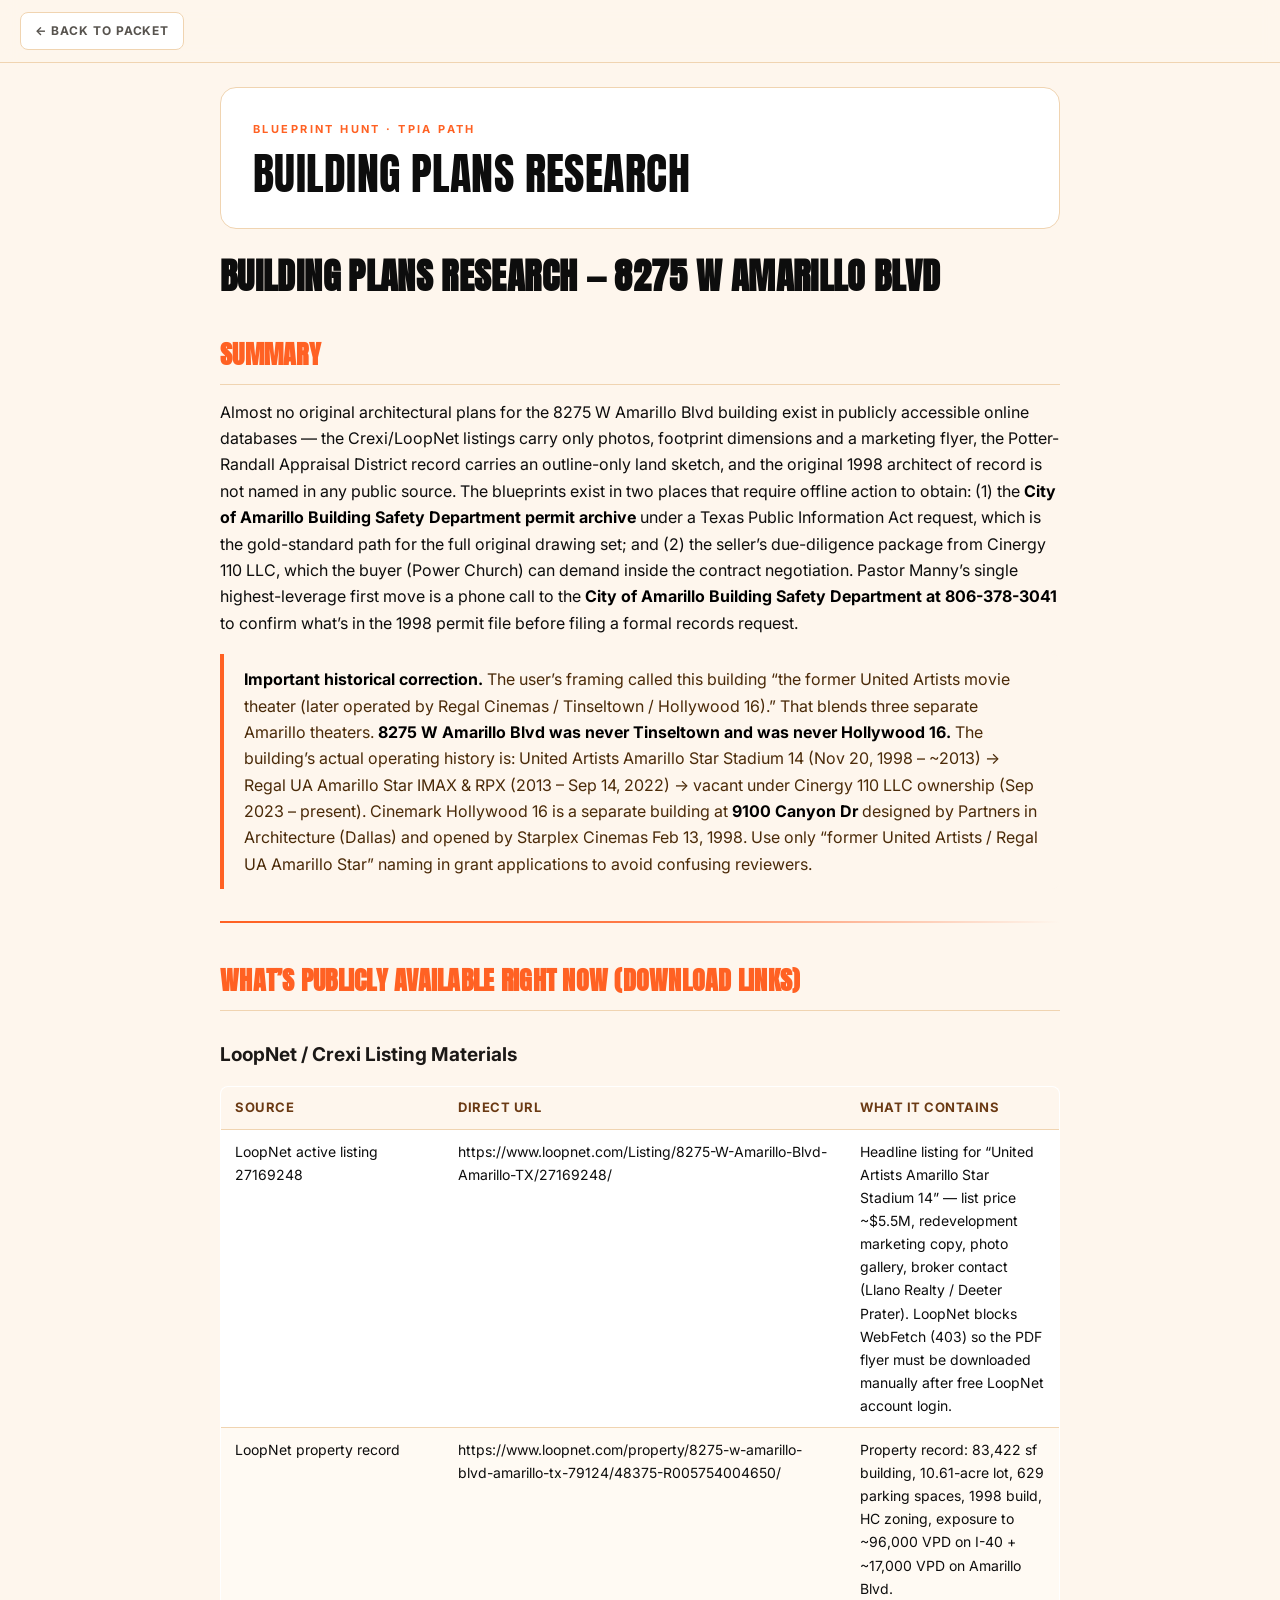
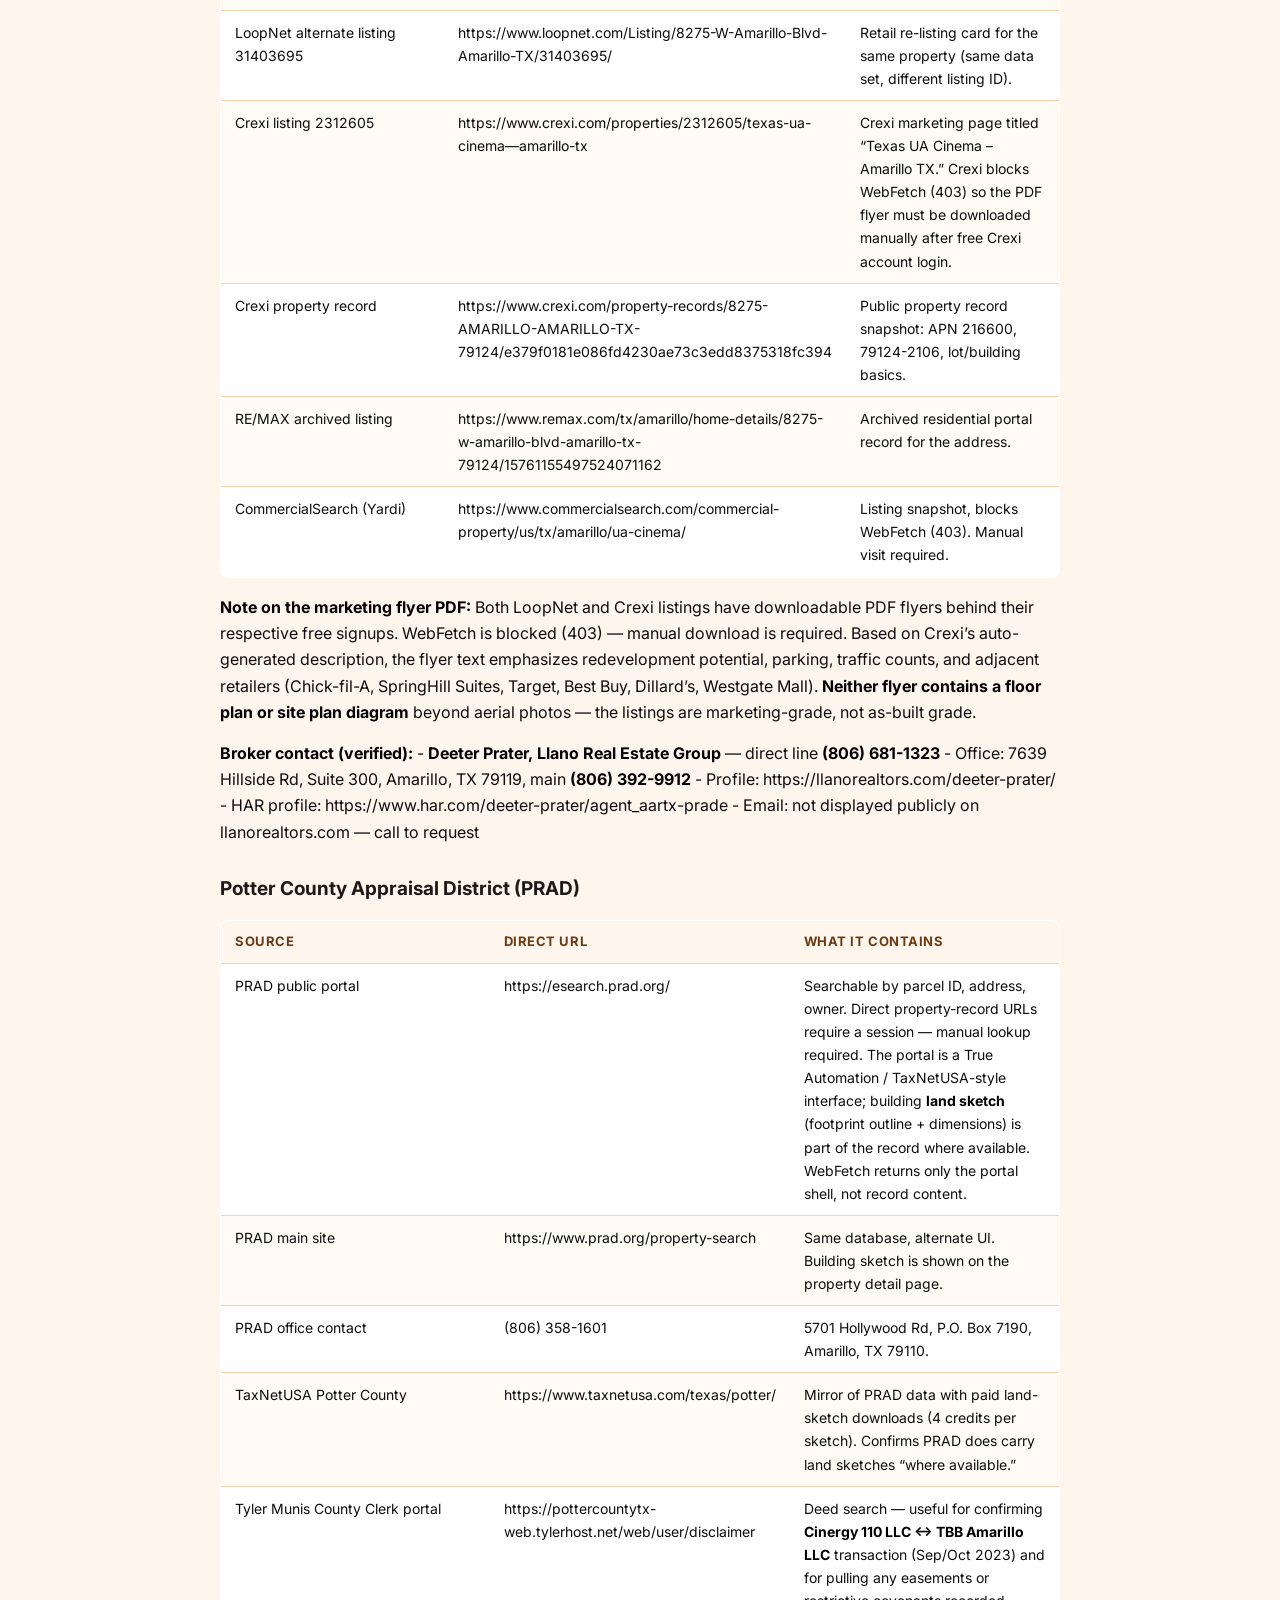
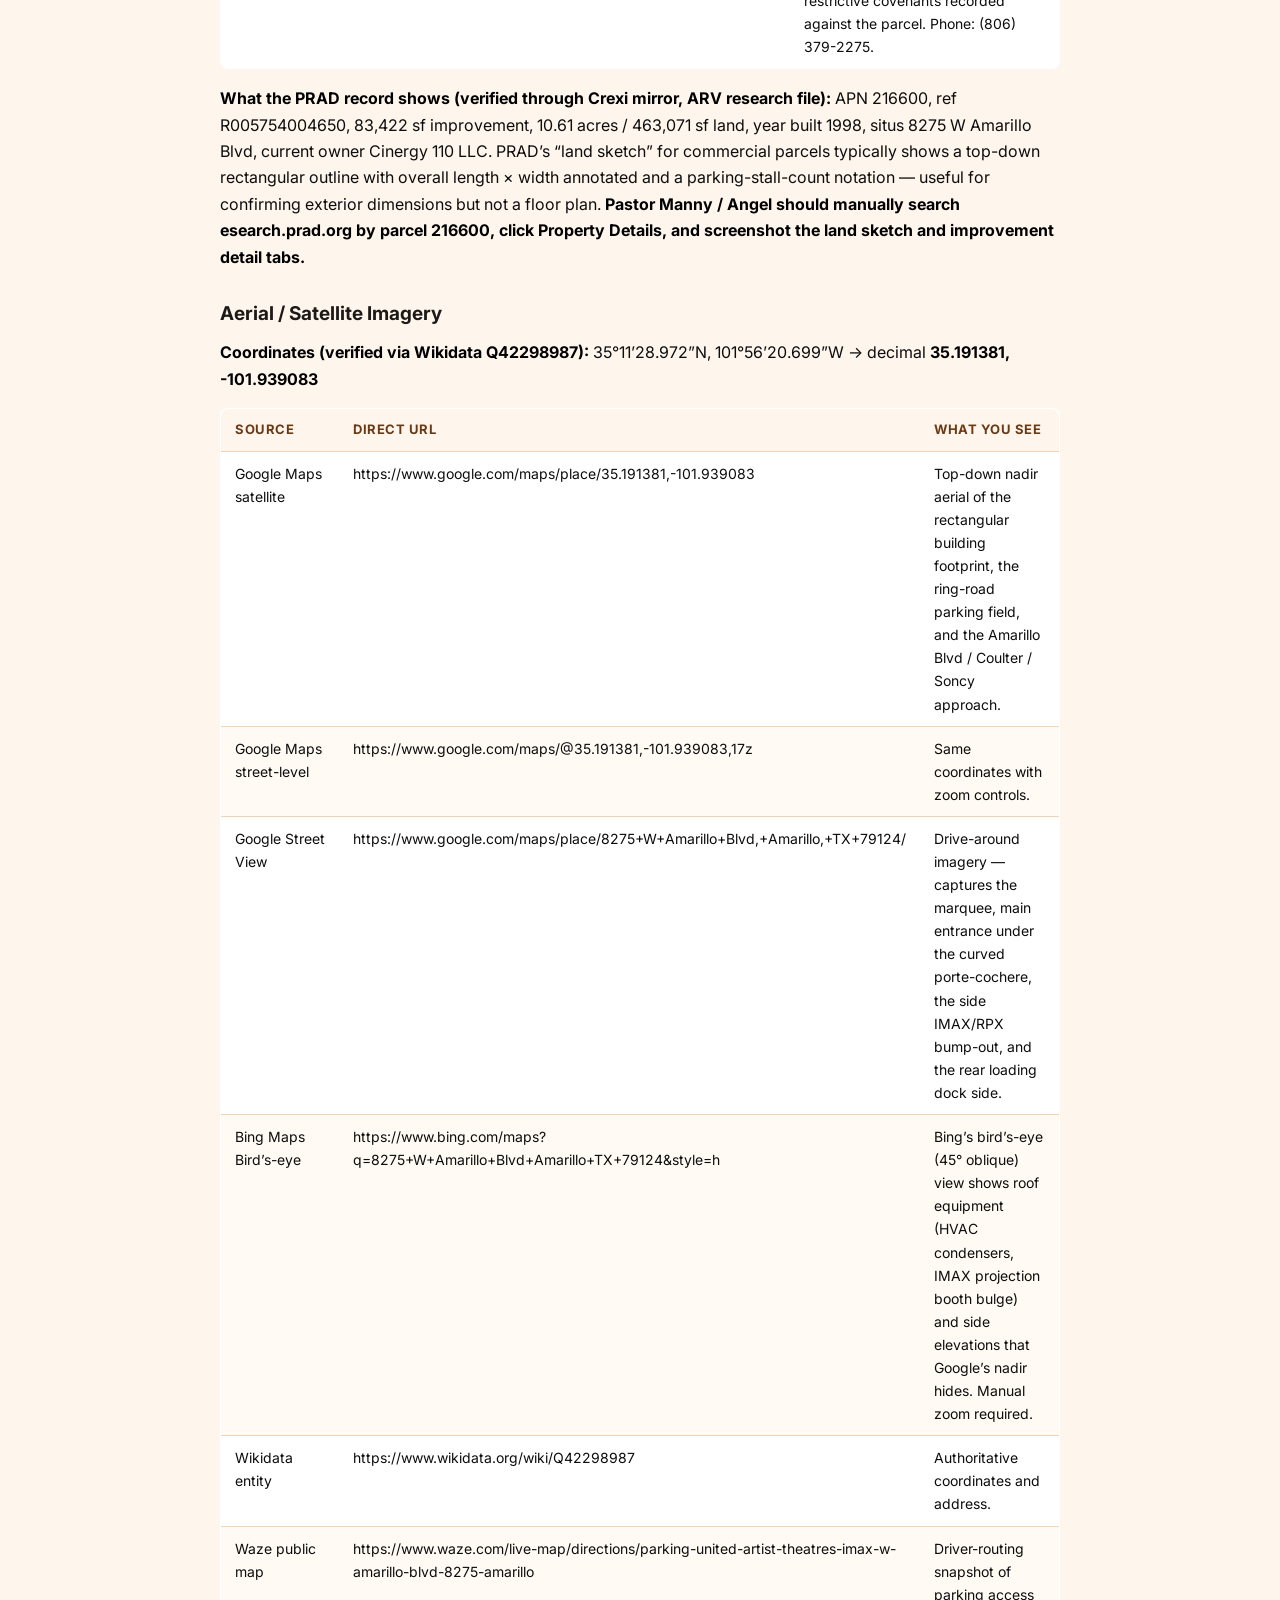
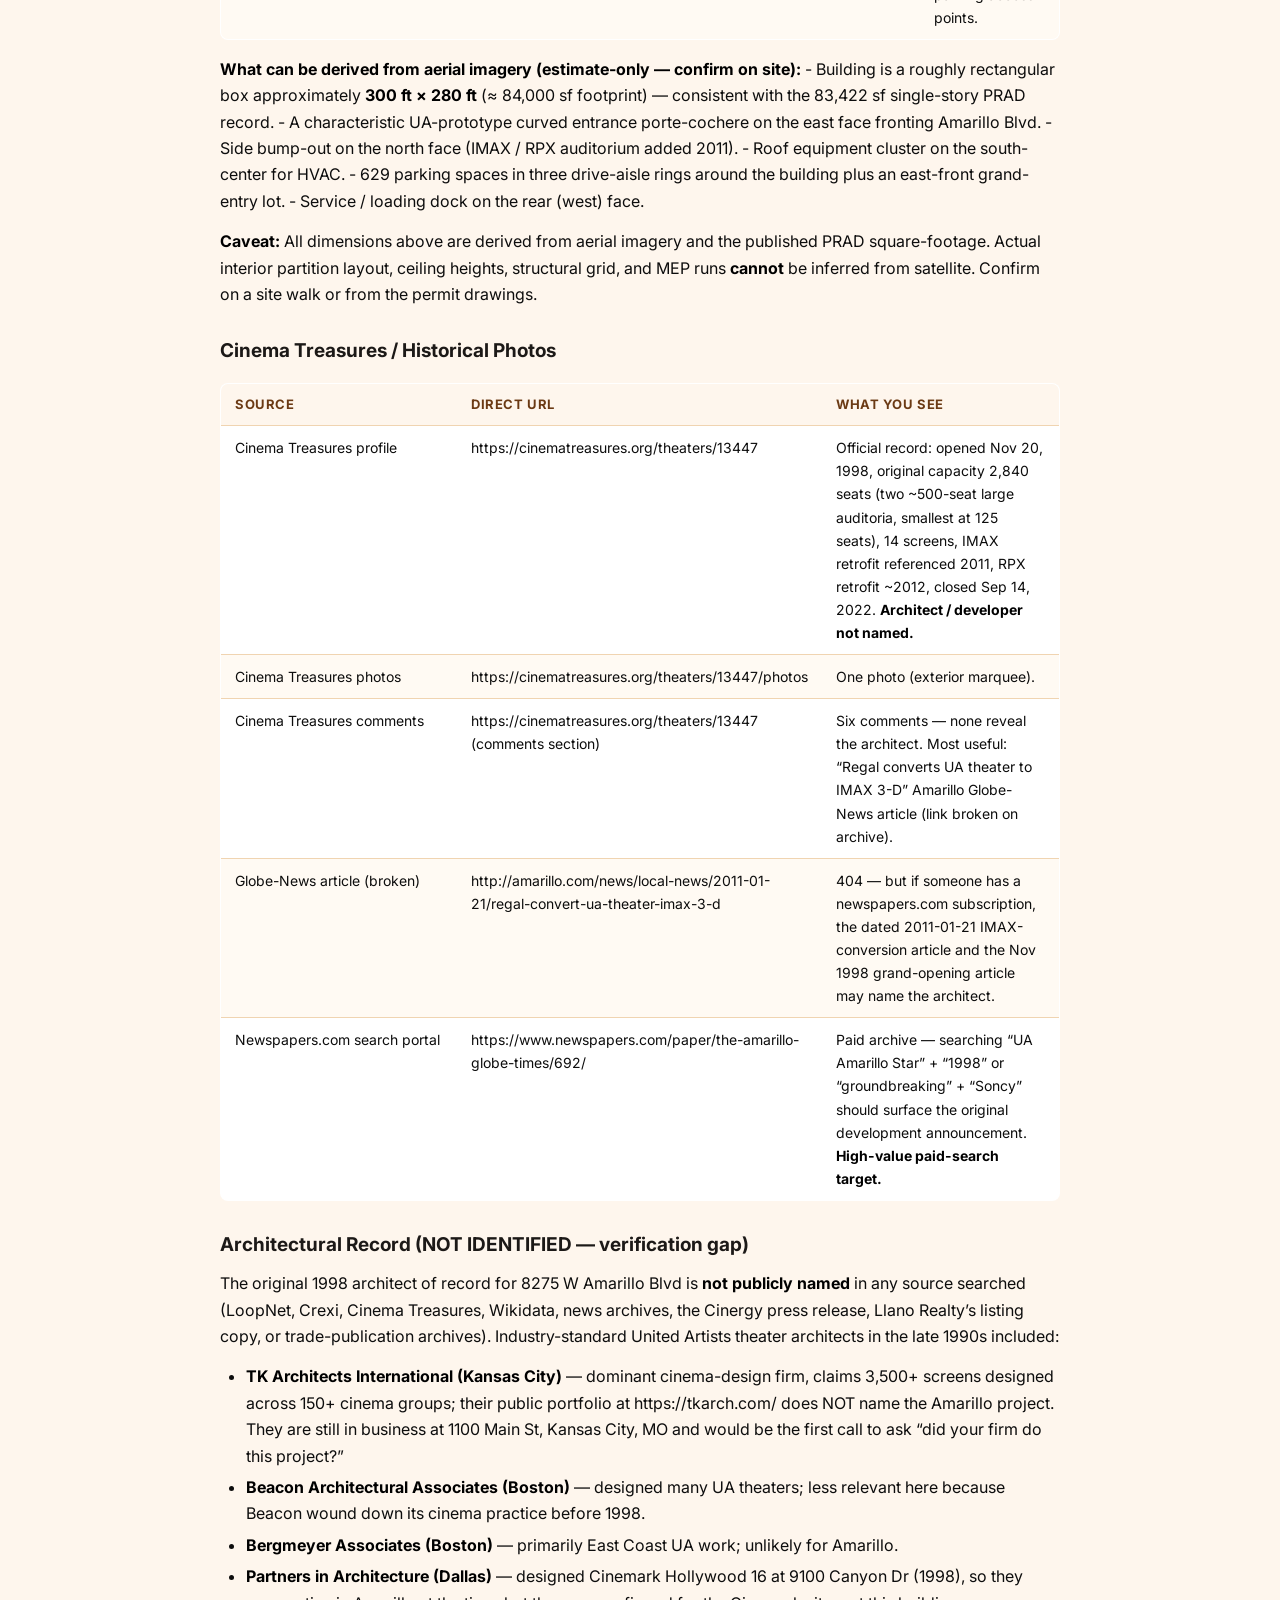
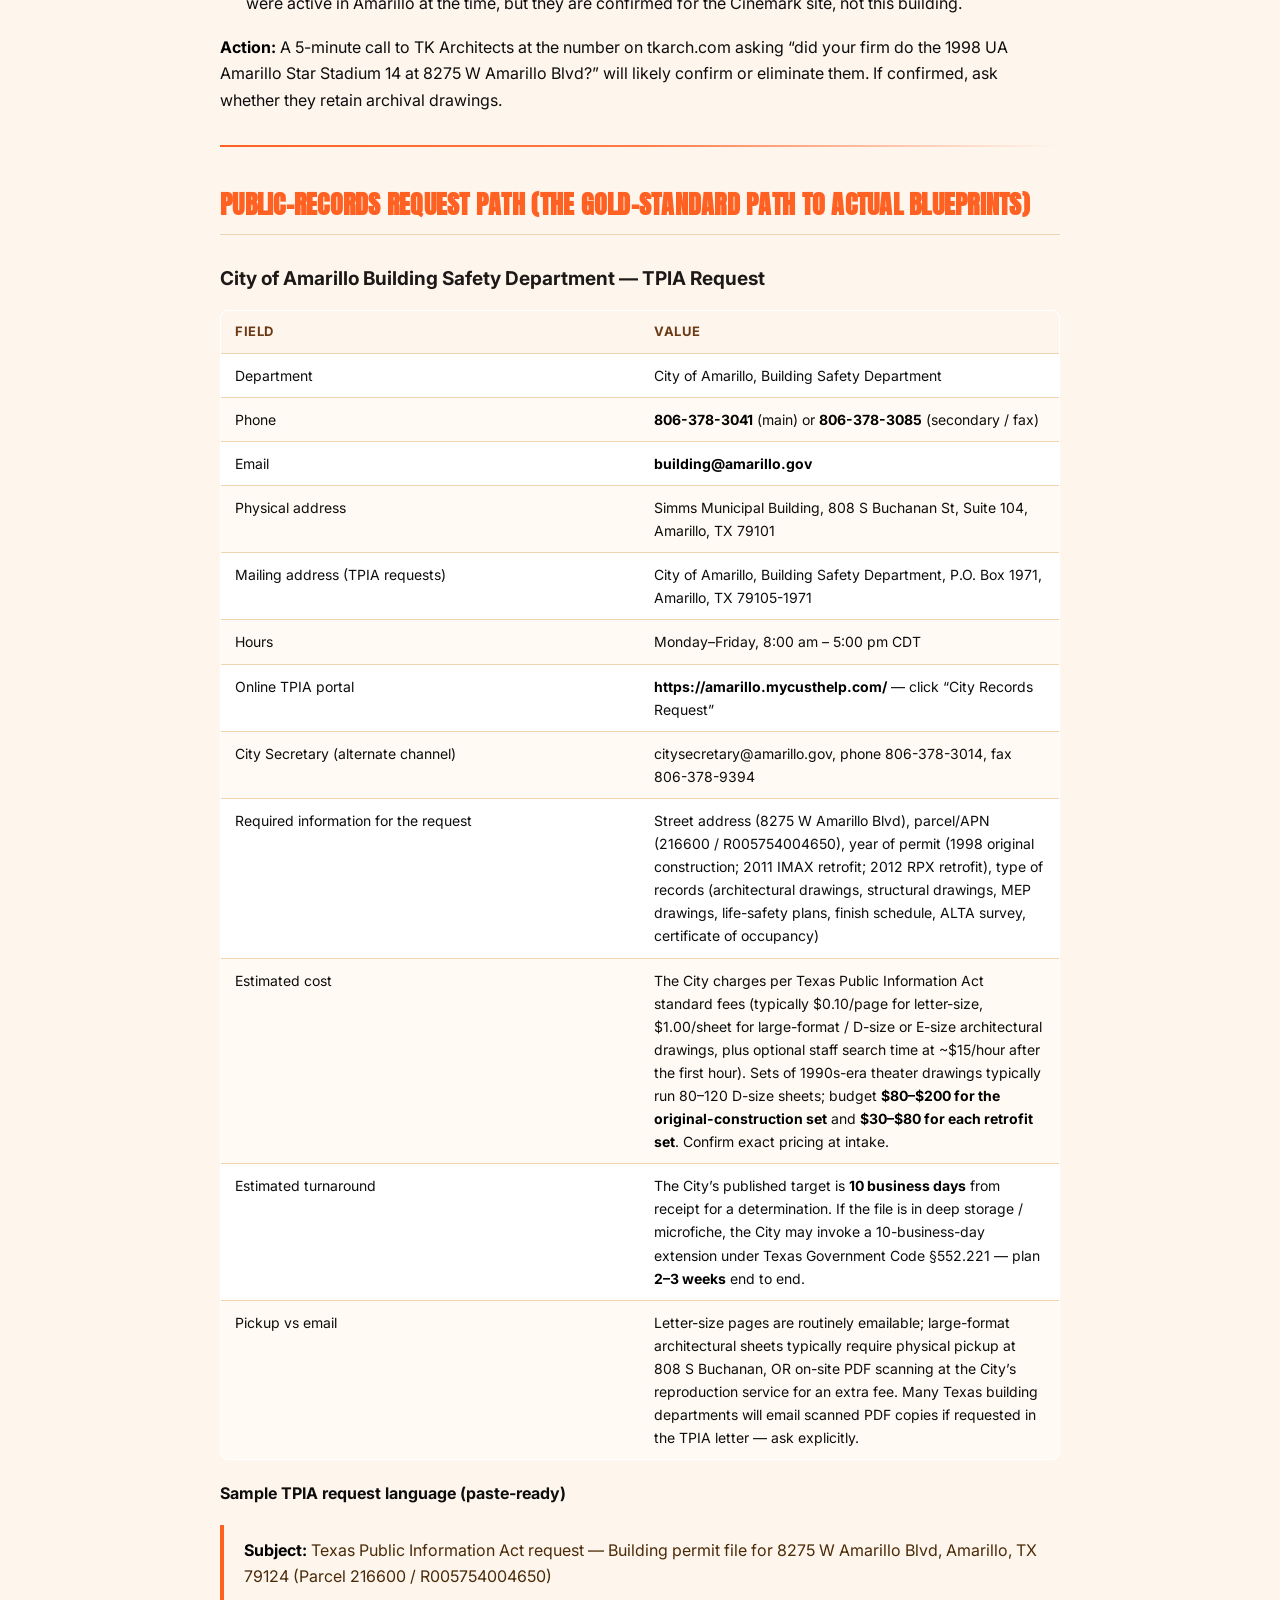
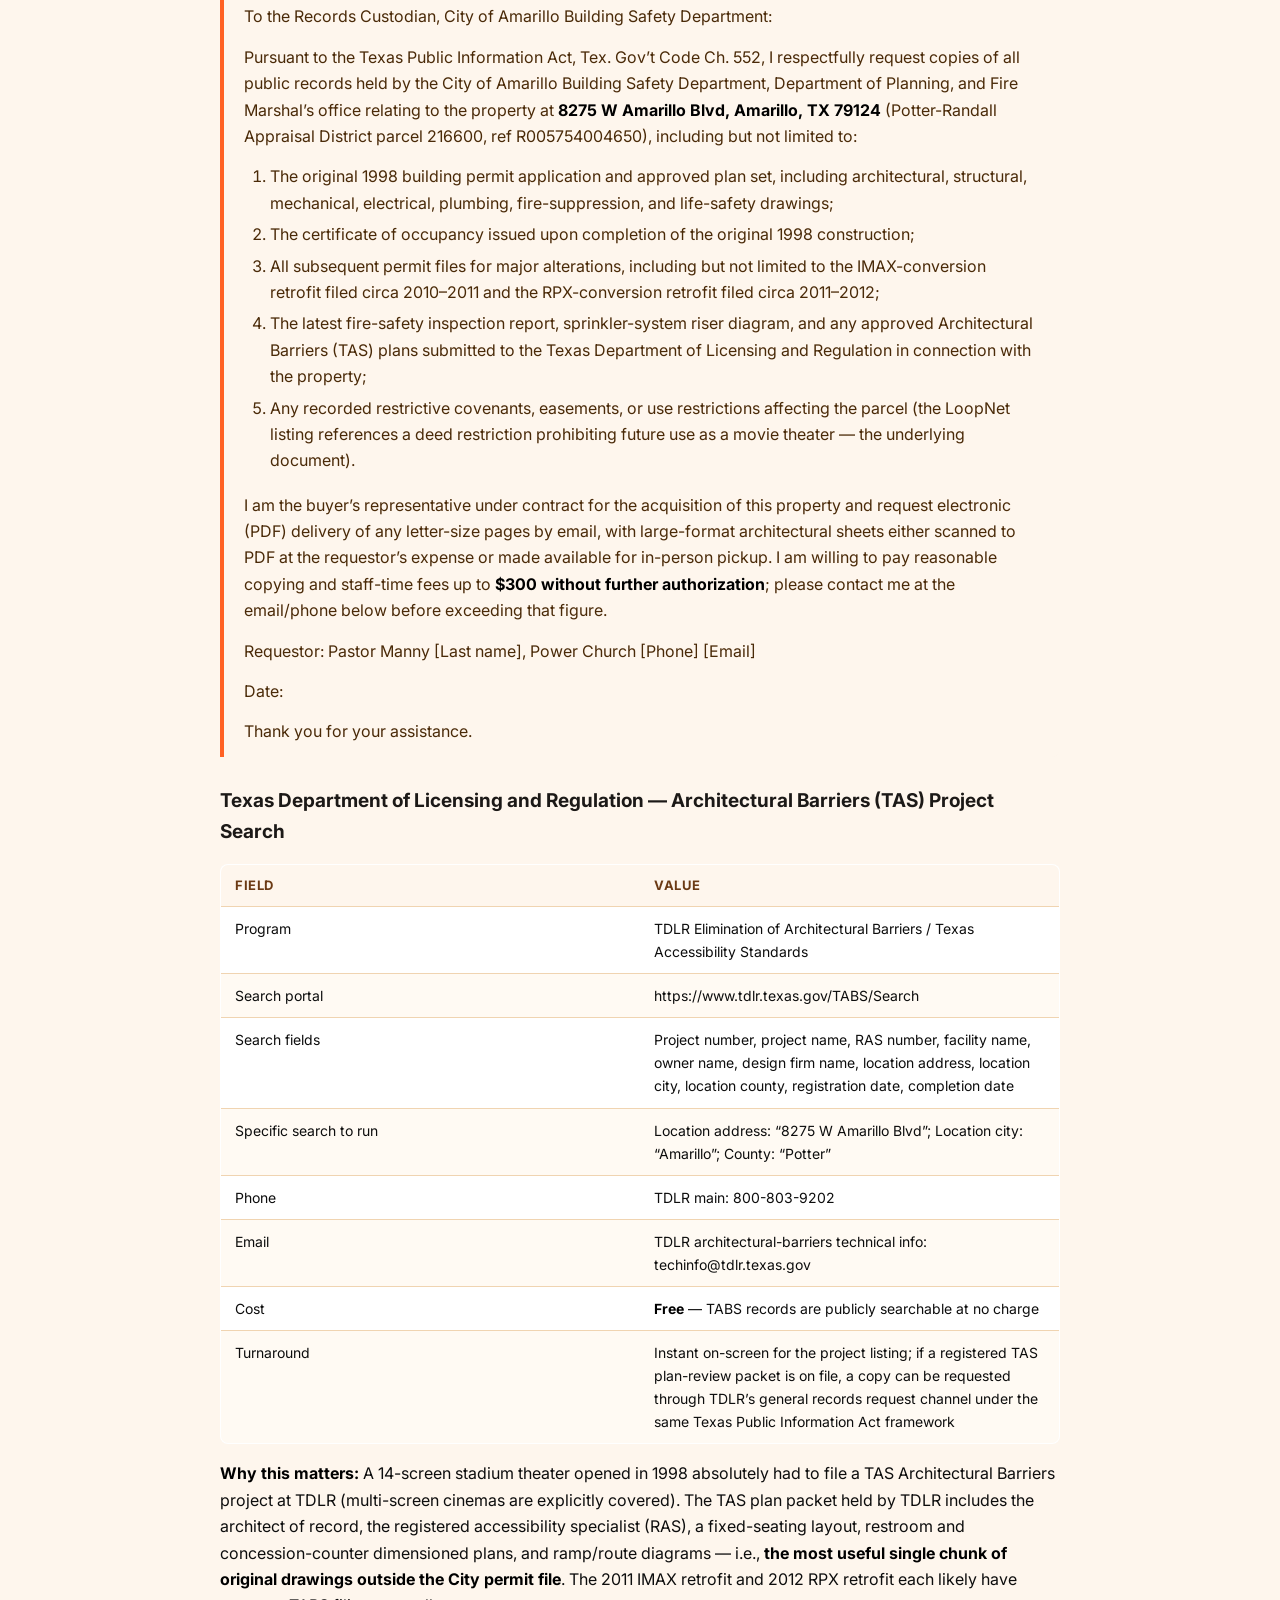
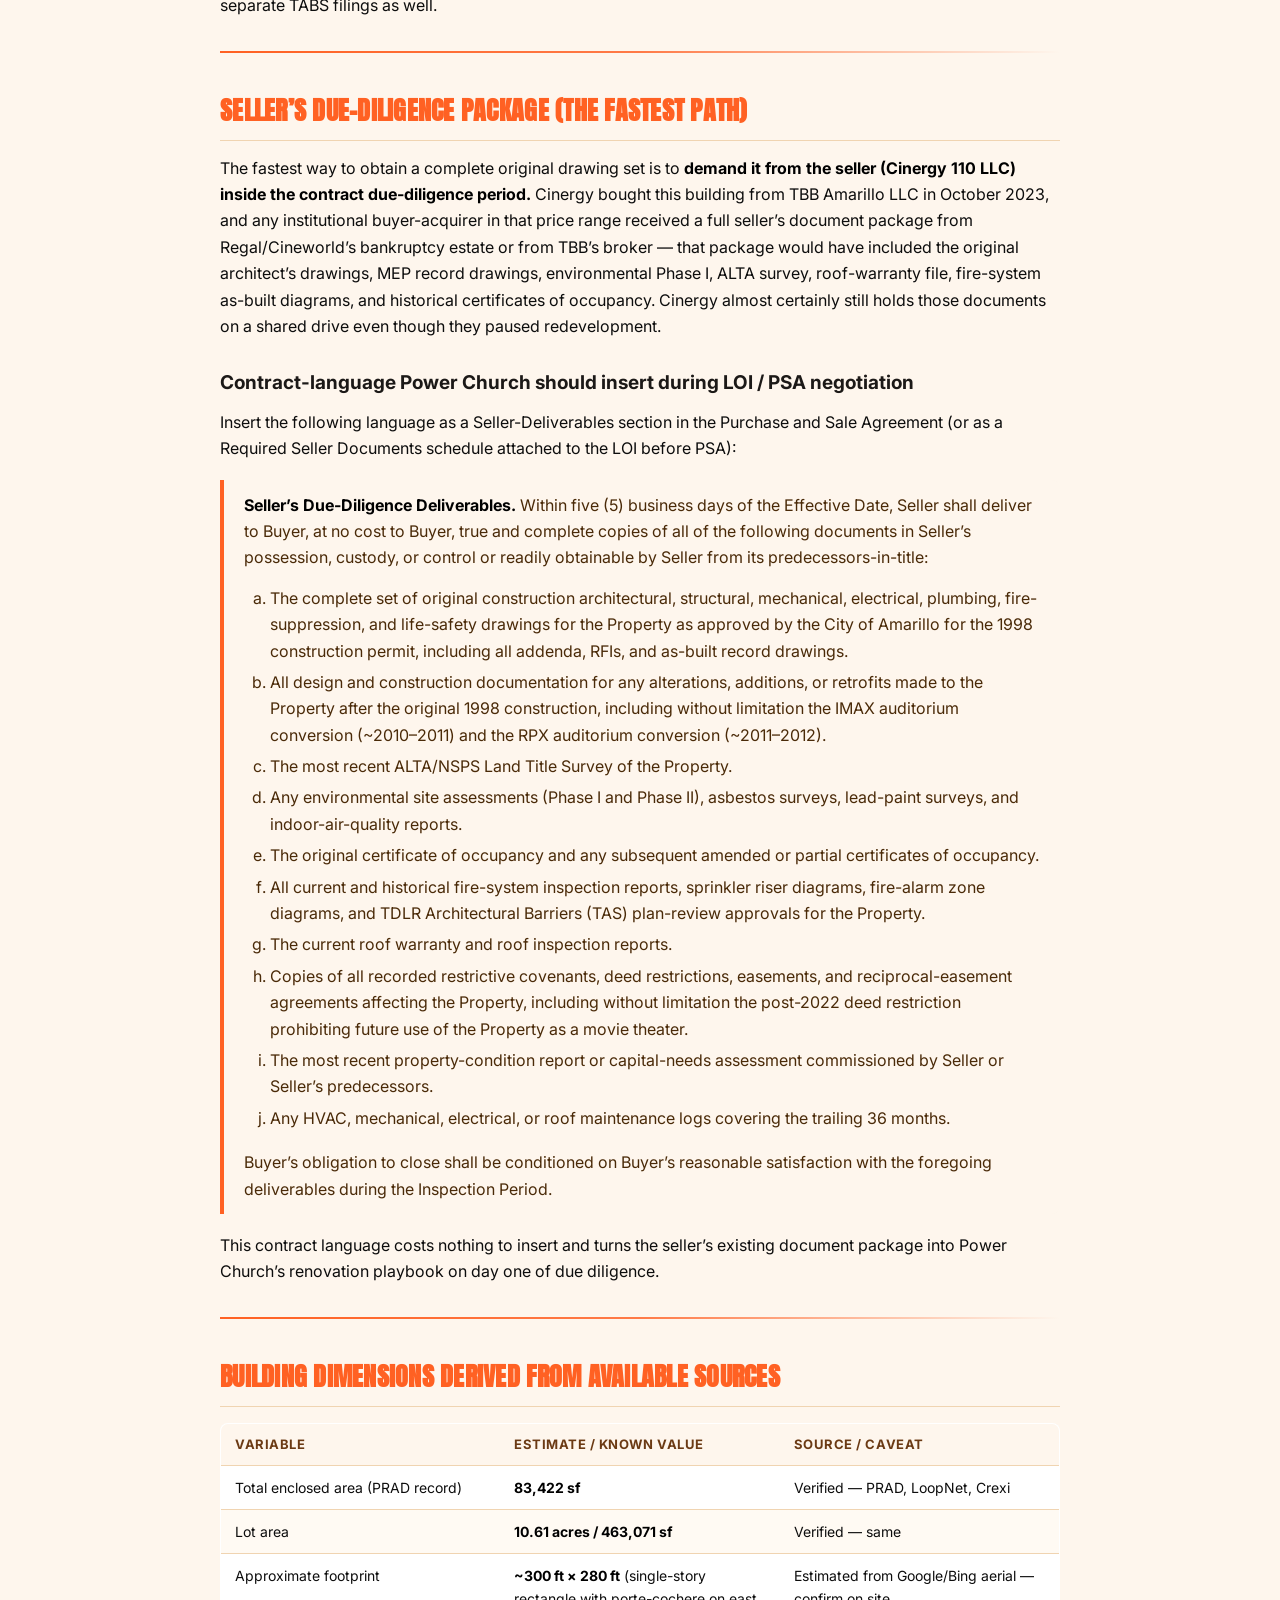
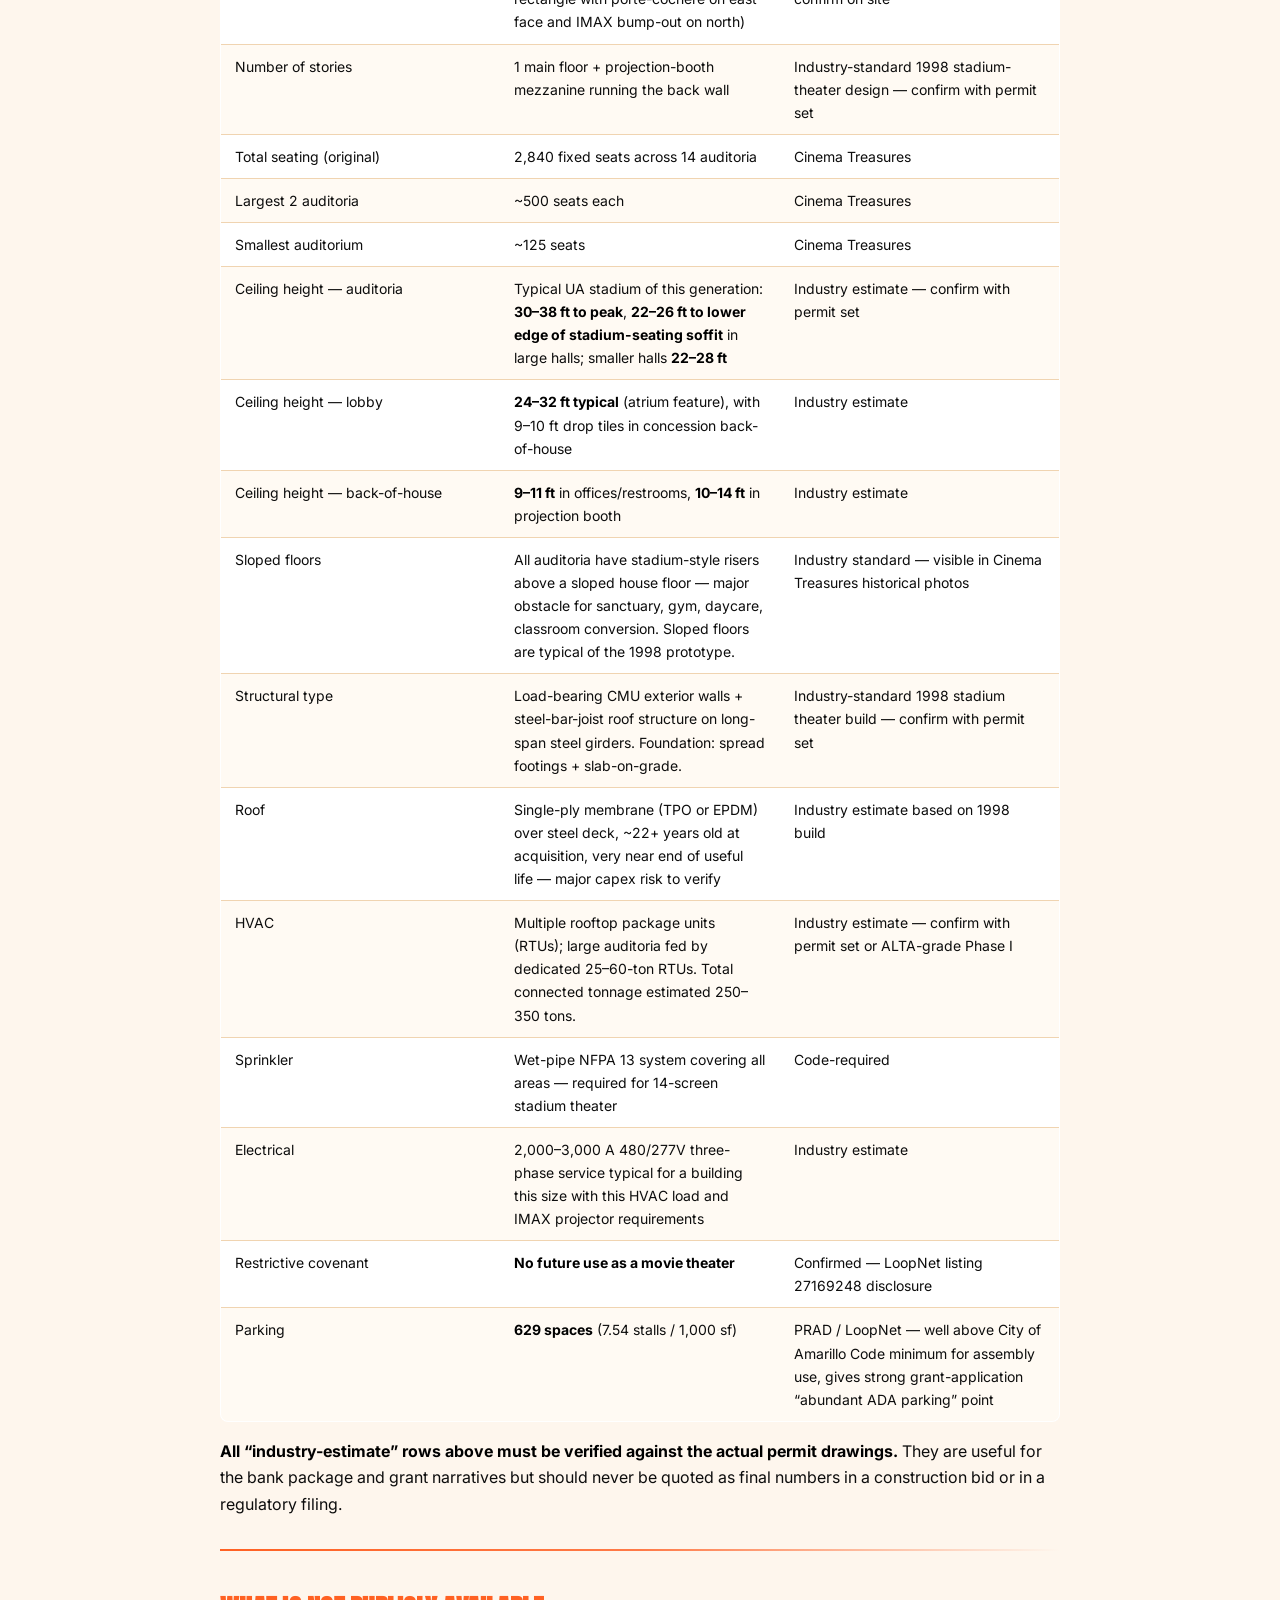
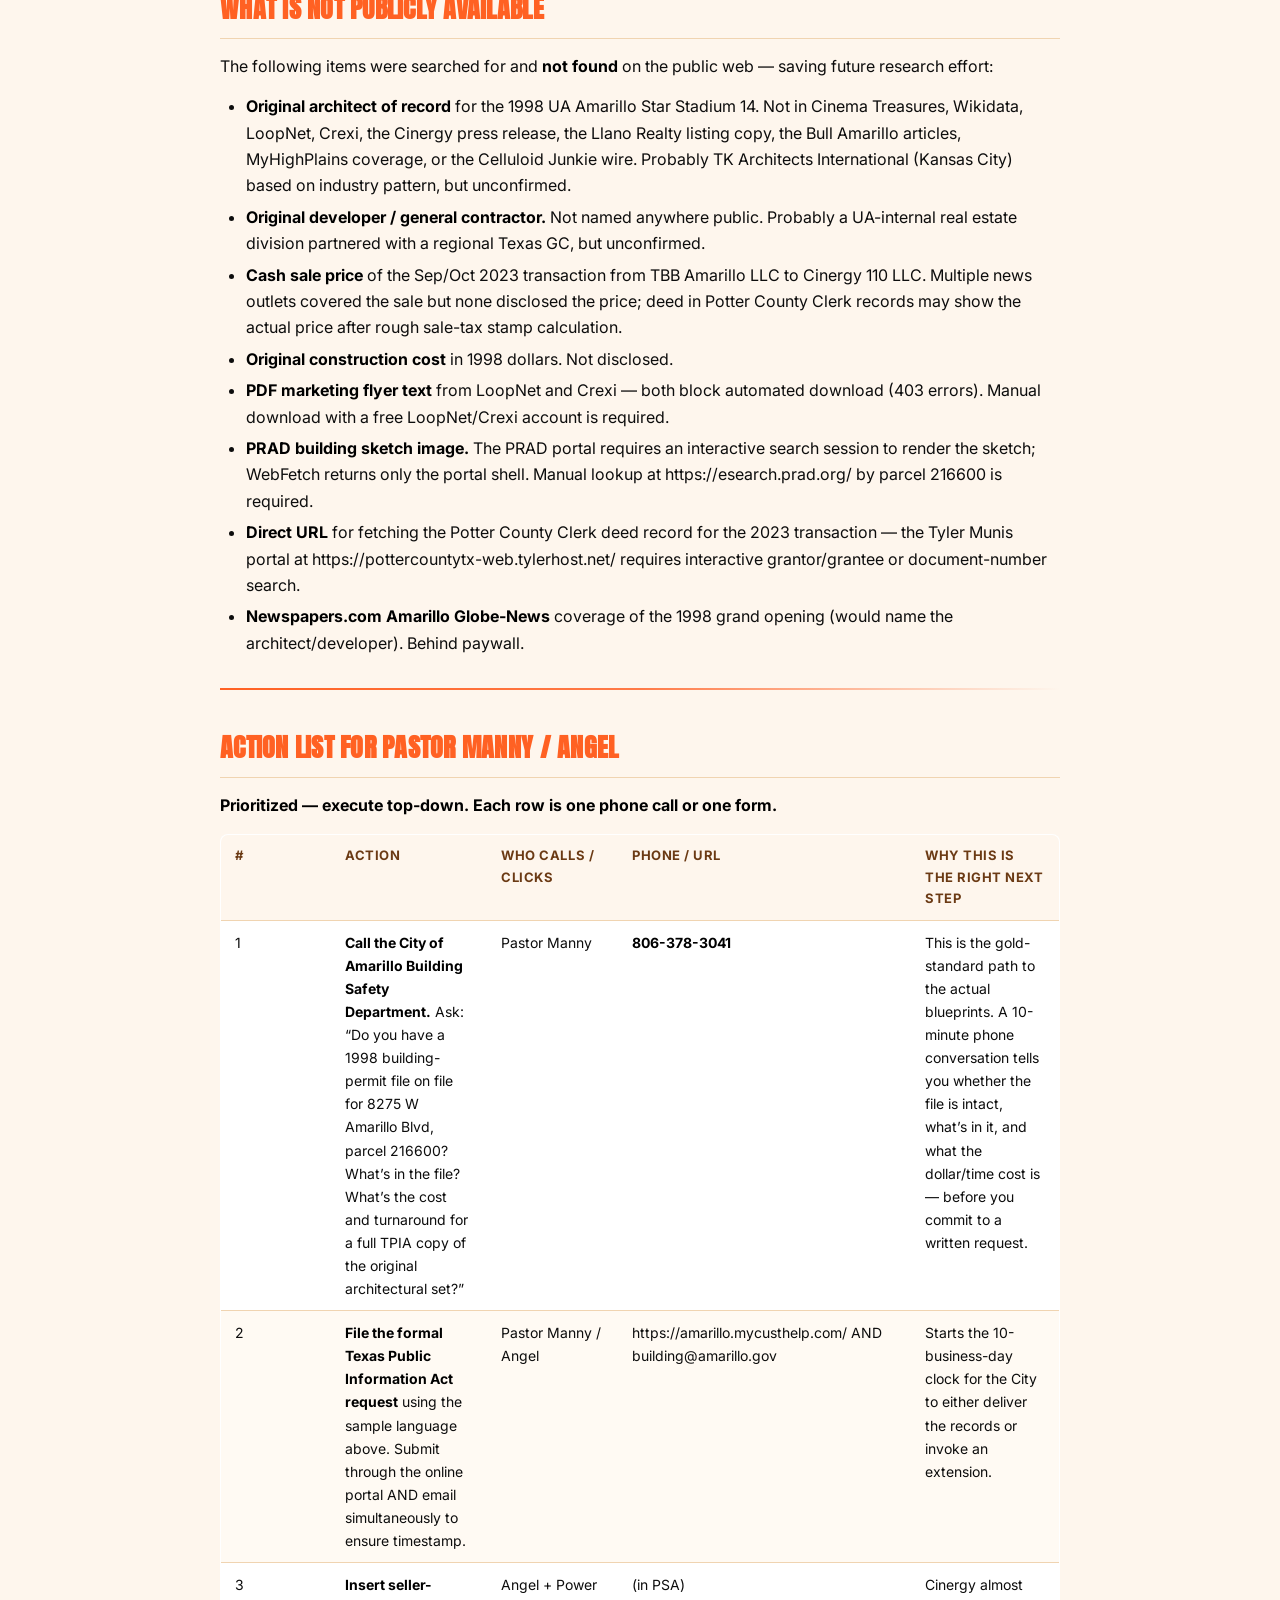
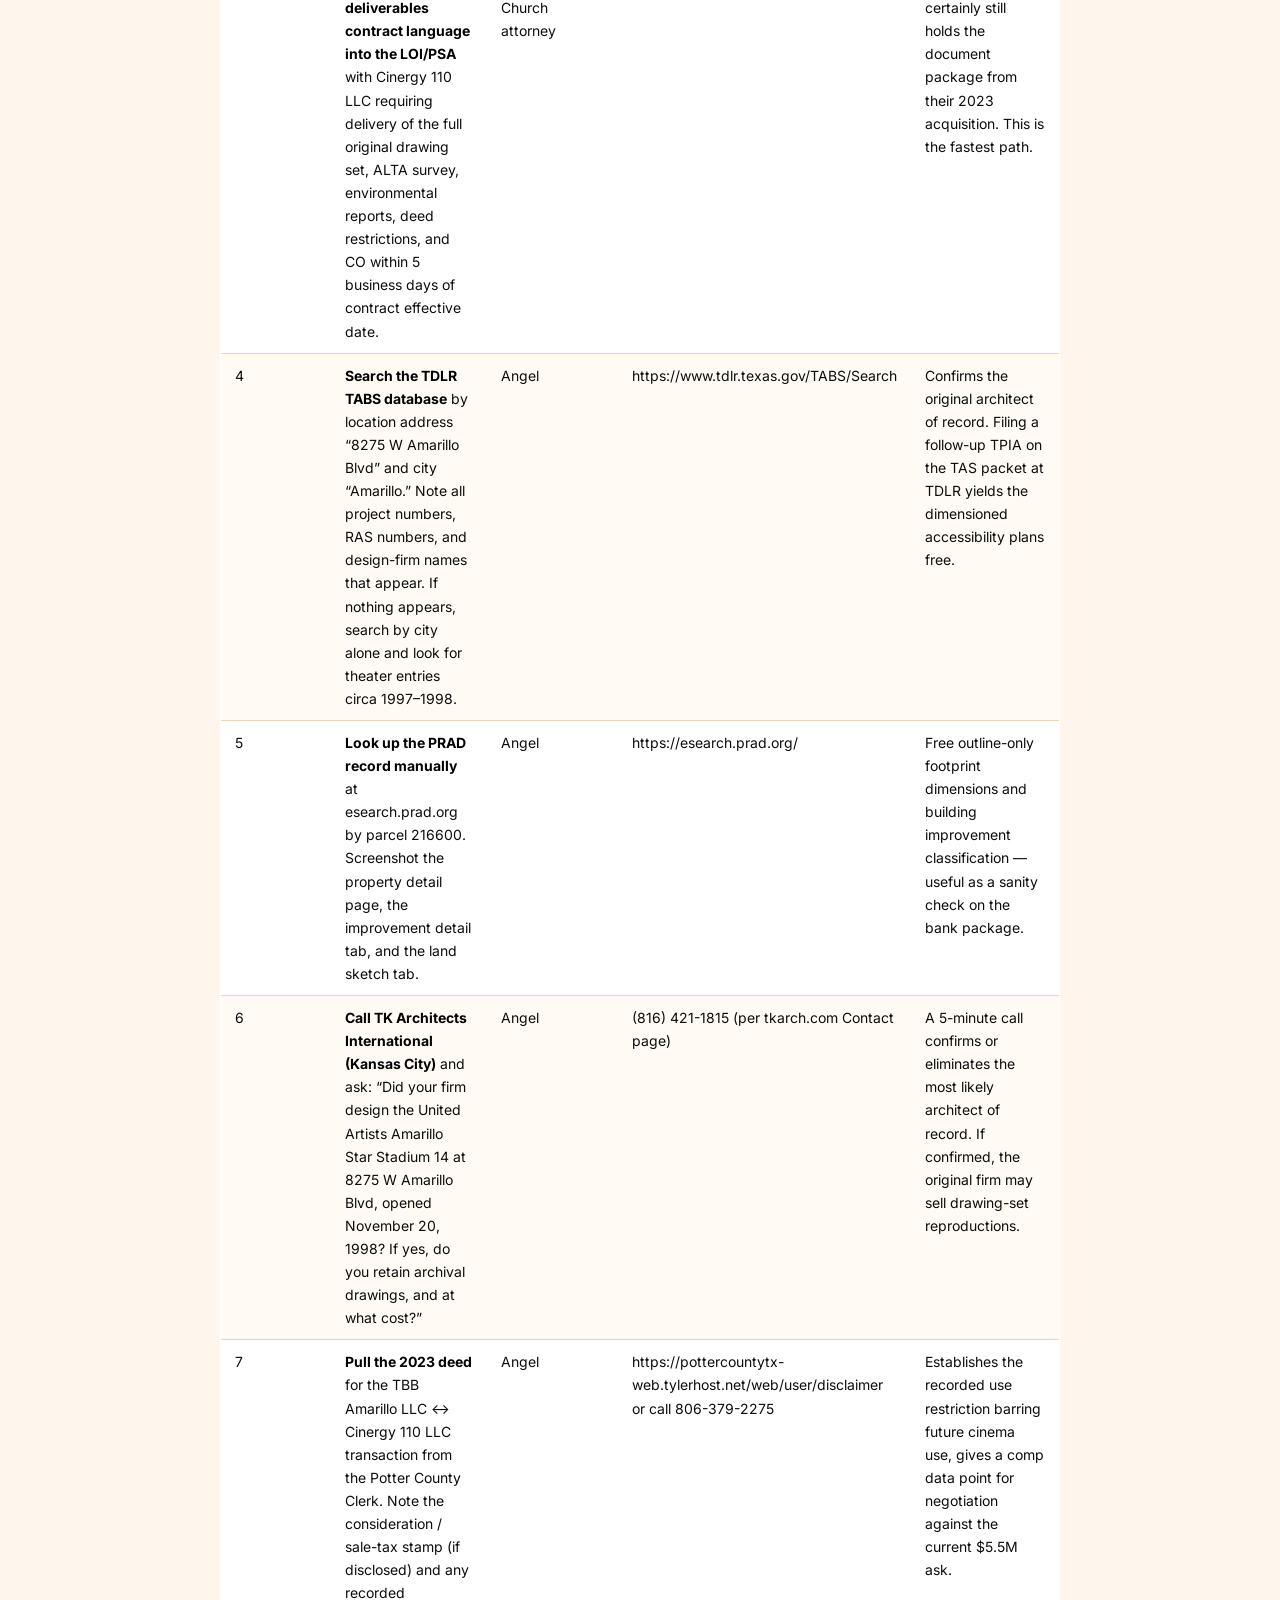
<file: source-9-Building-Plans-Research.html>
<!doctype html>
<html lang="en">
<head>
<meta charset="utf-8" />
<meta http-equiv="Cache-Control" content="no-cache, no-store, must-revalidate" />
<meta http-equiv="Pragma" content="no-cache" />
<meta http-equiv="Expires" content="0" />
<meta name="viewport" content="width=device-width, initial-scale=1" />
<title>Building Plans Research · Power Church · UA Theater</title>
<link rel="stylesheet" href="web-style.css" />
<script src="js/analytics.js"></script>
</head>
<body>
<div class="back-bar"><a href="index.html">← Back to Packet</a></div>
<div class="content-wrap">
<header class="title-block">
<div class="title-eyebrow">Blueprint Hunt · TPIA Path</div>
<h1>Building Plans Research</h1>
</header>
<h1 id="building-plans-research-8275-w-amarillo-blvd">Building Plans
Research — 8275 W Amarillo Blvd</h1>
<h2 id="summary">Summary</h2>
<p>Almost no original architectural plans for the 8275 W Amarillo Blvd
building exist in publicly accessible online databases — the
Crexi/LoopNet listings carry only photos, footprint dimensions and a
marketing flyer, the Potter-Randall Appraisal District record carries an
outline-only land sketch, and the original 1998 architect of record is
not named in any public source. The blueprints exist in two places that
require offline action to obtain: (1) the <strong>City of Amarillo
Building Safety Department permit archive</strong> under a Texas Public
Information Act request, which is the gold-standard path for the full
original drawing set; and (2) the seller’s due-diligence package from
Cinergy 110 LLC, which the buyer (Power Church) can demand inside the
contract negotiation. Pastor Manny’s single highest-leverage first move
is a phone call to the <strong>City of Amarillo Building Safety
Department at 806-378-3041</strong> to confirm what’s in the 1998 permit
file before filing a formal records request.</p>
<blockquote>
<p><strong>Important historical correction.</strong> The user’s framing
called this building “the former United Artists movie theater (later
operated by Regal Cinemas / Tinseltown / Hollywood 16).” That blends
three separate Amarillo theaters. <strong>8275 W Amarillo Blvd was never
Tinseltown and was never Hollywood 16.</strong> The building’s actual
operating history is: United Artists Amarillo Star Stadium 14 (Nov 20,
1998 – ~2013) → Regal UA Amarillo Star IMAX &amp; RPX (2013 – Sep 14,
2022) → vacant under Cinergy 110 LLC ownership (Sep 2023 – present).
Cinemark Hollywood 16 is a separate building at <strong>9100 Canyon
Dr</strong> designed by Partners in Architecture (Dallas) and opened by
Starplex Cinemas Feb 13, 1998. Use only “former United Artists / Regal
UA Amarillo Star” naming in grant applications to avoid confusing
reviewers.</p>
</blockquote>
<hr />
<h2 id="whats-publicly-available-right-now-download-links">What’s
Publicly Available Right Now (download links)</h2>
<h3 id="loopnet-crexi-listing-materials">LoopNet / Crexi Listing
Materials</h3>
<table>
<colgroup>
<col style="width: 33%" />
<col style="width: 33%" />
<col style="width: 33%" />
</colgroup>
<thead>
<tr>
<th>Source</th>
<th>Direct URL</th>
<th>What it contains</th>
</tr>
</thead>
<tbody>
<tr>
<td>LoopNet active listing 27169248</td>
<td>https://www.loopnet.com/Listing/8275-W-Amarillo-Blvd-Amarillo-TX/27169248/</td>
<td>Headline listing for “United Artists Amarillo Star Stadium 14” —
list price ~$5.5M, redevelopment marketing copy, photo gallery, broker
contact (Llano Realty / Deeter Prater). LoopNet blocks WebFetch (403) so
the PDF flyer must be downloaded manually after free LoopNet account
login.</td>
</tr>
<tr>
<td>LoopNet property record</td>
<td>https://www.loopnet.com/property/8275-w-amarillo-blvd-amarillo-tx-79124/48375-R005754004650/</td>
<td>Property record: 83,422 sf building, 10.61-acre lot, 629 parking
spaces, 1998 build, HC zoning, exposure to ~96,000 VPD on I-40 + ~17,000
VPD on Amarillo Blvd.</td>
</tr>
<tr>
<td>LoopNet alternate listing 31403695</td>
<td>https://www.loopnet.com/Listing/8275-W-Amarillo-Blvd-Amarillo-TX/31403695/</td>
<td>Retail re-listing card for the same property (same data set,
different listing ID).</td>
</tr>
<tr>
<td>Crexi listing 2312605</td>
<td>https://www.crexi.com/properties/2312605/texas-ua-cinema—amarillo-tx</td>
<td>Crexi marketing page titled “Texas UA Cinema – Amarillo TX.” Crexi
blocks WebFetch (403) so the PDF flyer must be downloaded manually after
free Crexi account login.</td>
</tr>
<tr>
<td>Crexi property record</td>
<td>https://www.crexi.com/property-records/8275-AMARILLO-AMARILLO-TX-79124/e379f0181e086fd4230ae73c3edd8375318fc394</td>
<td>Public property record snapshot: APN 216600, 79124-2106,
lot/building basics.</td>
</tr>
<tr>
<td>RE/MAX archived listing</td>
<td>https://www.remax.com/tx/amarillo/home-details/8275-w-amarillo-blvd-amarillo-tx-79124/15761155497524071162</td>
<td>Archived residential portal record for the address.</td>
</tr>
<tr>
<td>CommercialSearch (Yardi)</td>
<td>https://www.commercialsearch.com/commercial-property/us/tx/amarillo/ua-cinema/</td>
<td>Listing snapshot, blocks WebFetch (403). Manual visit required.</td>
</tr>
</tbody>
</table>
<p><strong>Note on the marketing flyer PDF:</strong> Both LoopNet and
Crexi listings have downloadable PDF flyers behind their respective free
signups. WebFetch is blocked (403) — manual download is required. Based
on Crexi’s auto-generated description, the flyer text emphasizes
redevelopment potential, parking, traffic counts, and adjacent retailers
(Chick-fil-A, SpringHill Suites, Target, Best Buy, Dillard’s, Westgate
Mall). <strong>Neither flyer contains a floor plan or site plan
diagram</strong> beyond aerial photos — the listings are
marketing-grade, not as-built grade.</p>
<p><strong>Broker contact (verified):</strong> - <strong>Deeter Prater,
Llano Real Estate Group</strong> — direct line <strong>(806)
681-1323</strong> - Office: 7639 Hillside Rd, Suite 300, Amarillo, TX
79119, main <strong>(806) 392-9912</strong> - Profile:
https://llanorealtors.com/deeter-prater/ - HAR profile:
https://www.har.com/deeter-prater/agent_aartx-prade - Email: not
displayed publicly on llanorealtors.com — call to request</p>
<h3 id="potter-county-appraisal-district-prad">Potter County Appraisal
District (PRAD)</h3>
<table>
<colgroup>
<col style="width: 33%" />
<col style="width: 33%" />
<col style="width: 33%" />
</colgroup>
<thead>
<tr>
<th>Source</th>
<th>Direct URL</th>
<th>What it contains</th>
</tr>
</thead>
<tbody>
<tr>
<td>PRAD public portal</td>
<td>https://esearch.prad.org/</td>
<td>Searchable by parcel ID, address, owner. Direct property-record URLs
require a session — manual lookup required. The portal is a True
Automation / TaxNetUSA-style interface; building <strong>land
sketch</strong> (footprint outline + dimensions) is part of the record
where available. WebFetch returns only the portal shell, not record
content.</td>
</tr>
<tr>
<td>PRAD main site</td>
<td>https://www.prad.org/property-search</td>
<td>Same database, alternate UI. Building sketch is shown on the
property detail page.</td>
</tr>
<tr>
<td>PRAD office contact</td>
<td>(806) 358-1601</td>
<td>5701 Hollywood Rd, P.O. Box 7190, Amarillo, TX 79110.</td>
</tr>
<tr>
<td>TaxNetUSA Potter County</td>
<td>https://www.taxnetusa.com/texas/potter/</td>
<td>Mirror of PRAD data with paid land-sketch downloads (4 credits per
sketch). Confirms PRAD does carry land sketches “where available.”</td>
</tr>
<tr>
<td>Tyler Munis County Clerk portal</td>
<td>https://pottercountytx-web.tylerhost.net/web/user/disclaimer</td>
<td>Deed search — useful for confirming <strong>Cinergy 110 LLC ↔︎ TBB
Amarillo LLC</strong> transaction (Sep/Oct 2023) and for pulling any
easements or restrictive covenants recorded against the parcel. Phone:
(806) 379-2275.</td>
</tr>
</tbody>
</table>
<p><strong>What the PRAD record shows (verified through Crexi mirror,
ARV research file):</strong> APN 216600, ref R005754004650, 83,422 sf
improvement, 10.61 acres / 463,071 sf land, year built 1998, situs 8275
W Amarillo Blvd, current owner Cinergy 110 LLC. PRAD’s “land sketch” for
commercial parcels typically shows a top-down rectangular outline with
overall length × width annotated and a parking-stall-count notation —
useful for confirming exterior dimensions but not a floor plan.
<strong>Pastor Manny / Angel should manually search esearch.prad.org by
parcel 216600, click Property Details, and screenshot the land sketch
and improvement detail tabs.</strong></p>
<h3 id="aerial-satellite-imagery">Aerial / Satellite Imagery</h3>
<p><strong>Coordinates (verified via Wikidata Q42298987):</strong>
35°11’28.972”N, 101°56’20.699”W → decimal <strong>35.191381,
-101.939083</strong></p>
<table>
<colgroup>
<col style="width: 33%" />
<col style="width: 33%" />
<col style="width: 33%" />
</colgroup>
<thead>
<tr>
<th>Source</th>
<th>Direct URL</th>
<th>What you see</th>
</tr>
</thead>
<tbody>
<tr>
<td>Google Maps satellite</td>
<td>https://www.google.com/maps/place/35.191381,-101.939083</td>
<td>Top-down nadir aerial of the rectangular building footprint, the
ring-road parking field, and the Amarillo Blvd / Coulter / Soncy
approach.</td>
</tr>
<tr>
<td>Google Maps street-level</td>
<td>https://www.google.com/maps/<span class="citation"
data-cites="35.191381">@35.191381</span>,-101.939083,17z</td>
<td>Same coordinates with zoom controls.</td>
</tr>
<tr>
<td>Google Street View</td>
<td>https://www.google.com/maps/place/8275+W+Amarillo+Blvd,+Amarillo,+TX+79124/</td>
<td>Drive-around imagery — captures the marquee, main entrance under the
curved porte-cochere, the side IMAX/RPX bump-out, and the rear loading
dock side.</td>
</tr>
<tr>
<td>Bing Maps Bird’s-eye</td>
<td>https://www.bing.com/maps?q=8275+W+Amarillo+Blvd+Amarillo+TX+79124&amp;style=h</td>
<td>Bing’s bird’s-eye (45° oblique) view shows roof equipment (HVAC
condensers, IMAX projection booth bulge) and side elevations that
Google’s nadir hides. Manual zoom required.</td>
</tr>
<tr>
<td>Wikidata entity</td>
<td>https://www.wikidata.org/wiki/Q42298987</td>
<td>Authoritative coordinates and address.</td>
</tr>
<tr>
<td>Waze public map</td>
<td>https://www.waze.com/live-map/directions/parking-united-artist-theatres-imax-w-amarillo-blvd-8275-amarillo</td>
<td>Driver-routing snapshot of parking access points.</td>
</tr>
</tbody>
</table>
<p><strong>What can be derived from aerial imagery (estimate-only —
confirm on site):</strong> - Building is a roughly rectangular box
approximately <strong>300 ft × 280 ft</strong> (≈ 84,000 sf footprint) —
consistent with the 83,422 sf single-story PRAD record. - A
characteristic UA-prototype curved entrance porte-cochere on the east
face fronting Amarillo Blvd. - Side bump-out on the north face (IMAX /
RPX auditorium added 2011). - Roof equipment cluster on the south-center
for HVAC. - 629 parking spaces in three drive-aisle rings around the
building plus an east-front grand-entry lot. - Service / loading dock on
the rear (west) face.</p>
<p><strong>Caveat:</strong> All dimensions above are derived from aerial
imagery and the published PRAD square-footage. Actual interior partition
layout, ceiling heights, structural grid, and MEP runs
<strong>cannot</strong> be inferred from satellite. Confirm on a site
walk or from the permit drawings.</p>
<h3 id="cinema-treasures-historical-photos">Cinema Treasures /
Historical Photos</h3>
<table>
<colgroup>
<col style="width: 33%" />
<col style="width: 33%" />
<col style="width: 33%" />
</colgroup>
<thead>
<tr>
<th>Source</th>
<th>Direct URL</th>
<th>What you see</th>
</tr>
</thead>
<tbody>
<tr>
<td>Cinema Treasures profile</td>
<td>https://cinematreasures.org/theaters/13447</td>
<td>Official record: opened Nov 20, 1998, original capacity 2,840 seats
(two ~500-seat large auditoria, smallest at 125 seats), 14 screens, IMAX
retrofit referenced 2011, RPX retrofit ~2012, closed Sep 14, 2022.
<strong>Architect / developer not named.</strong></td>
</tr>
<tr>
<td>Cinema Treasures photos</td>
<td>https://cinematreasures.org/theaters/13447/photos</td>
<td>One photo (exterior marquee).</td>
</tr>
<tr>
<td>Cinema Treasures comments</td>
<td>https://cinematreasures.org/theaters/13447 (comments section)</td>
<td>Six comments — none reveal the architect. Most useful: “Regal
converts UA theater to IMAX 3-D” Amarillo Globe-News article (link
broken on archive).</td>
</tr>
<tr>
<td>Globe-News article (broken)</td>
<td>http://amarillo.com/news/local-news/2011-01-21/regal-convert-ua-theater-imax-3-d</td>
<td>404 — but if someone has a newspapers.com subscription, the dated
2011-01-21 IMAX-conversion article and the Nov 1998 grand-opening
article may name the architect.</td>
</tr>
<tr>
<td>Newspapers.com search portal</td>
<td>https://www.newspapers.com/paper/the-amarillo-globe-times/692/</td>
<td>Paid archive — searching “UA Amarillo Star” + “1998” or
“groundbreaking” + “Soncy” should surface the original development
announcement. <strong>High-value paid-search target.</strong></td>
</tr>
</tbody>
</table>
<h3
id="architectural-record-not-identified-verification-gap">Architectural
Record (NOT IDENTIFIED — verification gap)</h3>
<p>The original 1998 architect of record for 8275 W Amarillo Blvd is
<strong>not publicly named</strong> in any source searched (LoopNet,
Crexi, Cinema Treasures, Wikidata, news archives, the Cinergy press
release, Llano Realty’s listing copy, or trade-publication archives).
Industry-standard United Artists theater architects in the late 1990s
included:</p>
<ul>
<li><strong>TK Architects International (Kansas City)</strong> —
dominant cinema-design firm, claims 3,500+ screens designed across 150+
cinema groups; their public portfolio at https://tkarch.com/ does NOT
name the Amarillo project. They are still in business at 1100 Main St,
Kansas City, MO and would be the first call to ask “did your firm do
this project?”</li>
<li><strong>Beacon Architectural Associates (Boston)</strong> — designed
many UA theaters; less relevant here because Beacon wound down its
cinema practice before 1998.</li>
<li><strong>Bergmeyer Associates (Boston)</strong> — primarily East
Coast UA work; unlikely for Amarillo.</li>
<li><strong>Partners in Architecture (Dallas)</strong> — designed
Cinemark Hollywood 16 at 9100 Canyon Dr (1998), so they were active in
Amarillo at the time, but they are confirmed for the Cinemark site, not
this building.</li>
</ul>
<p><strong>Action:</strong> A 5-minute call to TK Architects at the
number on tkarch.com asking “did your firm do the 1998 UA Amarillo Star
Stadium 14 at 8275 W Amarillo Blvd?” will likely confirm or eliminate
them. If confirmed, ask whether they retain archival drawings.</p>
<hr />
<h2
id="public-records-request-path-the-gold-standard-path-to-actual-blueprints">Public-Records
Request Path (the gold-standard path to actual blueprints)</h2>
<h3 id="city-of-amarillo-building-safety-department-tpia-request">City
of Amarillo Building Safety Department — TPIA Request</h3>
<table>
<colgroup>
<col style="width: 50%" />
<col style="width: 50%" />
</colgroup>
<thead>
<tr>
<th>Field</th>
<th>Value</th>
</tr>
</thead>
<tbody>
<tr>
<td>Department</td>
<td>City of Amarillo, Building Safety Department</td>
</tr>
<tr>
<td>Phone</td>
<td><strong>806-378-3041</strong> (main) or
<strong>806-378-3085</strong> (secondary / fax)</td>
</tr>
<tr>
<td>Email</td>
<td><strong>building@amarillo.gov</strong></td>
</tr>
<tr>
<td>Physical address</td>
<td>Simms Municipal Building, 808 S Buchanan St, Suite 104, Amarillo, TX
79101</td>
</tr>
<tr>
<td>Mailing address (TPIA requests)</td>
<td>City of Amarillo, Building Safety Department, P.O. Box 1971,
Amarillo, TX 79105-1971</td>
</tr>
<tr>
<td>Hours</td>
<td>Monday–Friday, 8:00 am – 5:00 pm CDT</td>
</tr>
<tr>
<td>Online TPIA portal</td>
<td><strong>https://amarillo.mycusthelp.com/</strong> — click “City
Records Request”</td>
</tr>
<tr>
<td>City Secretary (alternate channel)</td>
<td>citysecretary@amarillo.gov, phone 806-378-3014, fax
806-378-9394</td>
</tr>
<tr>
<td>Required information for the request</td>
<td>Street address (8275 W Amarillo Blvd), parcel/APN (216600 /
R005754004650), year of permit (1998 original construction; 2011 IMAX
retrofit; 2012 RPX retrofit), type of records (architectural drawings,
structural drawings, MEP drawings, life-safety plans, finish schedule,
ALTA survey, certificate of occupancy)</td>
</tr>
<tr>
<td>Estimated cost</td>
<td>The City charges per Texas Public Information Act standard fees
(typically $0.10/page for letter-size, $1.00/sheet for large-format /
D-size or E-size architectural drawings, plus optional staff search time
at ~$15/hour after the first hour). Sets of 1990s-era theater drawings
typically run 80–120 D-size sheets; budget <strong>$80–$200 for the
original-construction set</strong> and <strong>$30–$80 for each retrofit
set</strong>. Confirm exact pricing at intake.</td>
</tr>
<tr>
<td>Estimated turnaround</td>
<td>The City’s published target is <strong>10 business days</strong>
from receipt for a determination. If the file is in deep storage /
microfiche, the City may invoke a 10-business-day extension under Texas
Government Code §552.221 — plan <strong>2–3 weeks</strong> end to
end.</td>
</tr>
<tr>
<td>Pickup vs email</td>
<td>Letter-size pages are routinely emailable; large-format
architectural sheets typically require physical pickup at 808 S
Buchanan, OR on-site PDF scanning at the City’s reproduction service for
an extra fee. Many Texas building departments will email scanned PDF
copies if requested in the TPIA letter — ask explicitly.</td>
</tr>
</tbody>
</table>
<h4 id="sample-tpia-request-language-paste-ready">Sample TPIA request
language (paste-ready)</h4>
<blockquote>
<p><strong>Subject:</strong> Texas Public Information Act request —
Building permit file for 8275 W Amarillo Blvd, Amarillo, TX 79124
(Parcel 216600 / R005754004650)</p>
<p>To the Records Custodian, City of Amarillo Building Safety
Department:</p>
<p>Pursuant to the Texas Public Information Act, Tex. Gov’t Code Ch.
552, I respectfully request copies of all public records held by the
City of Amarillo Building Safety Department, Department of Planning, and
Fire Marshal’s office relating to the property at <strong>8275 W
Amarillo Blvd, Amarillo, TX 79124</strong> (Potter-Randall Appraisal
District parcel 216600, ref R005754004650), including but not limited
to:</p>
<ol type="1">
<li>The original 1998 building permit application and approved plan set,
including architectural, structural, mechanical, electrical, plumbing,
fire-suppression, and life-safety drawings;</li>
<li>The certificate of occupancy issued upon completion of the original
1998 construction;</li>
<li>All subsequent permit files for major alterations, including but not
limited to the IMAX-conversion retrofit filed circa 2010–2011 and the
RPX-conversion retrofit filed circa 2011–2012;</li>
<li>The latest fire-safety inspection report, sprinkler-system riser
diagram, and any approved Architectural Barriers (TAS) plans submitted
to the Texas Department of Licensing and Regulation in connection with
the property;</li>
<li>Any recorded restrictive covenants, easements, or use restrictions
affecting the parcel (the LoopNet listing references a deed restriction
prohibiting future use as a movie theater — the underlying
document).</li>
</ol>
<p>I am the buyer’s representative under contract for the acquisition of
this property and request electronic (PDF) delivery of any letter-size
pages by email, with large-format architectural sheets either scanned to
PDF at the requestor’s expense or made available for in-person pickup. I
am willing to pay reasonable copying and staff-time fees up to
<strong>$300 without further authorization</strong>; please contact me
at the email/phone below before exceeding that figure.</p>
<p>Requestor: Pastor Manny [Last name], Power Church [Phone] [Email]</p>
<p>Date:</p>
<p>Thank you for your assistance.</p>
</blockquote>
<h3
id="texas-department-of-licensing-and-regulation-architectural-barriers-tas-project-search">Texas
Department of Licensing and Regulation — Architectural Barriers (TAS)
Project Search</h3>
<table>
<colgroup>
<col style="width: 50%" />
<col style="width: 50%" />
</colgroup>
<thead>
<tr>
<th>Field</th>
<th>Value</th>
</tr>
</thead>
<tbody>
<tr>
<td>Program</td>
<td>TDLR Elimination of Architectural Barriers / Texas Accessibility
Standards</td>
</tr>
<tr>
<td>Search portal</td>
<td>https://www.tdlr.texas.gov/TABS/Search</td>
</tr>
<tr>
<td>Search fields</td>
<td>Project number, project name, RAS number, facility name, owner name,
design firm name, location address, location city, location county,
registration date, completion date</td>
</tr>
<tr>
<td>Specific search to run</td>
<td>Location address: “8275 W Amarillo Blvd”; Location city: “Amarillo”;
County: “Potter”</td>
</tr>
<tr>
<td>Phone</td>
<td>TDLR main: 800-803-9202</td>
</tr>
<tr>
<td>Email</td>
<td>TDLR architectural-barriers technical info:
techinfo@tdlr.texas.gov</td>
</tr>
<tr>
<td>Cost</td>
<td><strong>Free</strong> — TABS records are publicly searchable at no
charge</td>
</tr>
<tr>
<td>Turnaround</td>
<td>Instant on-screen for the project listing; if a registered TAS
plan-review packet is on file, a copy can be requested through TDLR’s
general records request channel under the same Texas Public Information
Act framework</td>
</tr>
</tbody>
</table>
<p><strong>Why this matters:</strong> A 14-screen stadium theater opened
in 1998 absolutely had to file a TAS Architectural Barriers project at
TDLR (multi-screen cinemas are explicitly covered). The TAS plan packet
held by TDLR includes the architect of record, the registered
accessibility specialist (RAS), a fixed-seating layout, restroom and
concession-counter dimensioned plans, and ramp/route diagrams — i.e.,
<strong>the most useful single chunk of original drawings outside the
City permit file</strong>. The 2011 IMAX retrofit and 2012 RPX retrofit
each likely have separate TABS filings as well.</p>
<hr />
<h2 id="sellers-due-diligence-package-the-fastest-path">Seller’s
Due-Diligence Package (the fastest path)</h2>
<p>The fastest way to obtain a complete original drawing set is to
<strong>demand it from the seller (Cinergy 110 LLC) inside the contract
due-diligence period.</strong> Cinergy bought this building from TBB
Amarillo LLC in October 2023, and any institutional buyer-acquirer in
that price range received a full seller’s document package from
Regal/Cineworld’s bankruptcy estate or from TBB’s broker — that package
would have included the original architect’s drawings, MEP record
drawings, environmental Phase I, ALTA survey, roof-warranty file,
fire-system as-built diagrams, and historical certificates of occupancy.
Cinergy almost certainly still holds those documents on a shared drive
even though they paused redevelopment.</p>
<h3
id="contract-language-power-church-should-insert-during-loi-psa-negotiation">Contract-language
Power Church should insert during LOI / PSA negotiation</h3>
<p>Insert the following language as a Seller-Deliverables section in the
Purchase and Sale Agreement (or as a Required Seller Documents schedule
attached to the LOI before PSA):</p>
<blockquote>
<p><strong>Seller’s Due-Diligence Deliverables.</strong> Within five (5)
business days of the Effective Date, Seller shall deliver to Buyer, at
no cost to Buyer, true and complete copies of all of the following
documents in Seller’s possession, custody, or control or readily
obtainable by Seller from its predecessors-in-title:</p>
<ol type="a">
<li><p>The complete set of original construction architectural,
structural, mechanical, electrical, plumbing, fire-suppression, and
life-safety drawings for the Property as approved by the City of
Amarillo for the 1998 construction permit, including all addenda, RFIs,
and as-built record drawings.</p></li>
<li><p>All design and construction documentation for any alterations,
additions, or retrofits made to the Property after the original 1998
construction, including without limitation the IMAX auditorium
conversion (~2010–2011) and the RPX auditorium conversion
(~2011–2012).</p></li>
<li><p>The most recent ALTA/NSPS Land Title Survey of the
Property.</p></li>
<li><p>Any environmental site assessments (Phase I and Phase II),
asbestos surveys, lead-paint surveys, and indoor-air-quality
reports.</p></li>
<li><p>The original certificate of occupancy and any subsequent amended
or partial certificates of occupancy.</p></li>
<li><p>All current and historical fire-system inspection reports,
sprinkler riser diagrams, fire-alarm zone diagrams, and TDLR
Architectural Barriers (TAS) plan-review approvals for the
Property.</p></li>
<li><p>The current roof warranty and roof inspection reports.</p></li>
<li><p>Copies of all recorded restrictive covenants, deed restrictions,
easements, and reciprocal-easement agreements affecting the Property,
including without limitation the post-2022 deed restriction prohibiting
future use of the Property as a movie theater.</p></li>
<li><p>The most recent property-condition report or capital-needs
assessment commissioned by Seller or Seller’s predecessors.</p></li>
<li><p>Any HVAC, mechanical, electrical, or roof maintenance logs
covering the trailing 36 months.</p></li>
</ol>
<p>Buyer’s obligation to close shall be conditioned on Buyer’s
reasonable satisfaction with the foregoing deliverables during the
Inspection Period.</p>
</blockquote>
<p>This contract language costs nothing to insert and turns the seller’s
existing document package into Power Church’s renovation playbook on day
one of due diligence.</p>
<hr />
<h2 id="building-dimensions-derived-from-available-sources">Building
Dimensions Derived from Available Sources</h2>
<table>
<colgroup>
<col style="width: 33%" />
<col style="width: 33%" />
<col style="width: 33%" />
</colgroup>
<thead>
<tr>
<th>Variable</th>
<th>Estimate / known value</th>
<th>Source / caveat</th>
</tr>
</thead>
<tbody>
<tr>
<td>Total enclosed area (PRAD record)</td>
<td><strong>83,422 sf</strong></td>
<td>Verified — PRAD, LoopNet, Crexi</td>
</tr>
<tr>
<td>Lot area</td>
<td><strong>10.61 acres / 463,071 sf</strong></td>
<td>Verified — same</td>
</tr>
<tr>
<td>Approximate footprint</td>
<td><strong>~300 ft × 280 ft</strong> (single-story rectangle with
porte-cochere on east face and IMAX bump-out on north)</td>
<td>Estimated from Google/Bing aerial — confirm on site</td>
</tr>
<tr>
<td>Number of stories</td>
<td>1 main floor + projection-booth mezzanine running the back wall</td>
<td>Industry-standard 1998 stadium-theater design — confirm with permit
set</td>
</tr>
<tr>
<td>Total seating (original)</td>
<td>2,840 fixed seats across 14 auditoria</td>
<td>Cinema Treasures</td>
</tr>
<tr>
<td>Largest 2 auditoria</td>
<td>~500 seats each</td>
<td>Cinema Treasures</td>
</tr>
<tr>
<td>Smallest auditorium</td>
<td>~125 seats</td>
<td>Cinema Treasures</td>
</tr>
<tr>
<td>Ceiling height — auditoria</td>
<td>Typical UA stadium of this generation: <strong>30–38 ft to
peak</strong>, <strong>22–26 ft to lower edge of stadium-seating
soffit</strong> in large halls; smaller halls <strong>22–28
ft</strong></td>
<td>Industry estimate — confirm with permit set</td>
</tr>
<tr>
<td>Ceiling height — lobby</td>
<td><strong>24–32 ft typical</strong> (atrium feature), with 9–10 ft
drop tiles in concession back-of-house</td>
<td>Industry estimate</td>
</tr>
<tr>
<td>Ceiling height — back-of-house</td>
<td><strong>9–11 ft</strong> in offices/restrooms, <strong>10–14
ft</strong> in projection booth</td>
<td>Industry estimate</td>
</tr>
<tr>
<td>Sloped floors</td>
<td>All auditoria have stadium-style risers above a sloped house floor —
major obstacle for sanctuary, gym, daycare, classroom conversion. Sloped
floors are typical of the 1998 prototype.</td>
<td>Industry standard — visible in Cinema Treasures historical
photos</td>
</tr>
<tr>
<td>Structural type</td>
<td>Load-bearing CMU exterior walls + steel-bar-joist roof structure on
long-span steel girders. Foundation: spread footings +
slab-on-grade.</td>
<td>Industry-standard 1998 stadium theater build — confirm with permit
set</td>
</tr>
<tr>
<td>Roof</td>
<td>Single-ply membrane (TPO or EPDM) over steel deck, ~22+ years old at
acquisition, very near end of useful life — major capex risk to
verify</td>
<td>Industry estimate based on 1998 build</td>
</tr>
<tr>
<td>HVAC</td>
<td>Multiple rooftop package units (RTUs); large auditoria fed by
dedicated 25–60-ton RTUs. Total connected tonnage estimated 250–350
tons.</td>
<td>Industry estimate — confirm with permit set or ALTA-grade Phase
I</td>
</tr>
<tr>
<td>Sprinkler</td>
<td>Wet-pipe NFPA 13 system covering all areas — required for 14-screen
stadium theater</td>
<td>Code-required</td>
</tr>
<tr>
<td>Electrical</td>
<td>2,000–3,000 A 480/277V three-phase service typical for a building
this size with this HVAC load and IMAX projector requirements</td>
<td>Industry estimate</td>
</tr>
<tr>
<td>Restrictive covenant</td>
<td><strong>No future use as a movie theater</strong></td>
<td>Confirmed — LoopNet listing 27169248 disclosure</td>
</tr>
<tr>
<td>Parking</td>
<td><strong>629 spaces</strong> (7.54 stalls / 1,000 sf)</td>
<td>PRAD / LoopNet — well above City of Amarillo Code minimum for
assembly use, gives strong grant-application “abundant ADA parking”
point</td>
</tr>
</tbody>
</table>
<p><strong>All “industry-estimate” rows above must be verified against
the actual permit drawings.</strong> They are useful for the bank
package and grant narratives but should never be quoted as final numbers
in a construction bid or in a regulatory filing.</p>
<hr />
<h2 id="what-is-not-publicly-available">What is NOT Publicly
Available</h2>
<p>The following items were searched for and <strong>not found</strong>
on the public web — saving future research effort:</p>
<ul>
<li><strong>Original architect of record</strong> for the 1998 UA
Amarillo Star Stadium 14. Not in Cinema Treasures, Wikidata, LoopNet,
Crexi, the Cinergy press release, the Llano Realty listing copy, the
Bull Amarillo articles, MyHighPlains coverage, or the Celluloid Junkie
wire. Probably TK Architects International (Kansas City) based on
industry pattern, but unconfirmed.</li>
<li><strong>Original developer / general contractor.</strong> Not named
anywhere public. Probably a UA-internal real estate division partnered
with a regional Texas GC, but unconfirmed.</li>
<li><strong>Cash sale price</strong> of the Sep/Oct 2023 transaction
from TBB Amarillo LLC to Cinergy 110 LLC. Multiple news outlets covered
the sale but none disclosed the price; deed in Potter County Clerk
records may show the actual price after rough sale-tax stamp
calculation.</li>
<li><strong>Original construction cost</strong> in 1998 dollars. Not
disclosed.</li>
<li><strong>PDF marketing flyer text</strong> from LoopNet and Crexi —
both block automated download (403 errors). Manual download with a free
LoopNet/Crexi account is required.</li>
<li><strong>PRAD building sketch image.</strong> The PRAD portal
requires an interactive search session to render the sketch; WebFetch
returns only the portal shell. Manual lookup at
https://esearch.prad.org/ by parcel 216600 is required.</li>
<li><strong>Direct URL</strong> for fetching the Potter County Clerk
deed record for the 2023 transaction — the Tyler Munis portal at
https://pottercountytx-web.tylerhost.net/ requires interactive
grantor/grantee or document-number search.</li>
<li><strong>Newspapers.com Amarillo Globe-News</strong> coverage of the
1998 grand opening (would name the architect/developer). Behind
paywall.</li>
</ul>
<hr />
<h2 id="action-list-for-pastor-manny-angel">Action List for Pastor Manny
/ Angel</h2>
<p><strong>Prioritized — execute top-down. Each row is one phone call or
one form.</strong></p>
<table>
<colgroup>
<col style="width: 20%" />
<col style="width: 20%" />
<col style="width: 20%" />
<col style="width: 20%" />
<col style="width: 20%" />
</colgroup>
<thead>
<tr>
<th>#</th>
<th>Action</th>
<th>Who calls / clicks</th>
<th>Phone / URL</th>
<th>Why this is the right next step</th>
</tr>
</thead>
<tbody>
<tr>
<td>1</td>
<td><strong>Call the City of Amarillo Building Safety
Department.</strong> Ask: “Do you have a 1998 building-permit file on
file for 8275 W Amarillo Blvd, parcel 216600? What’s in the file? What’s
the cost and turnaround for a full TPIA copy of the original
architectural set?”</td>
<td>Pastor Manny</td>
<td><strong>806-378-3041</strong></td>
<td>This is the gold-standard path to the actual blueprints. A 10-minute
phone conversation tells you whether the file is intact, what’s in it,
and what the dollar/time cost is — before you commit to a written
request.</td>
</tr>
<tr>
<td>2</td>
<td><strong>File the formal Texas Public Information Act
request</strong> using the sample language above. Submit through the
online portal AND email simultaneously to ensure timestamp.</td>
<td>Pastor Manny / Angel</td>
<td>https://amarillo.mycusthelp.com/ AND building@amarillo.gov</td>
<td>Starts the 10-business-day clock for the City to either deliver the
records or invoke an extension.</td>
</tr>
<tr>
<td>3</td>
<td><strong>Insert seller-deliverables contract language into the
LOI/PSA</strong> with Cinergy 110 LLC requiring delivery of the full
original drawing set, ALTA survey, environmental reports, deed
restrictions, and CO within 5 business days of contract effective
date.</td>
<td>Angel + Power Church attorney</td>
<td>(in PSA)</td>
<td>Cinergy almost certainly still holds the document package from their
2023 acquisition. This is the fastest path.</td>
</tr>
<tr>
<td>4</td>
<td><strong>Search the TDLR TABS database</strong> by location address
“8275 W Amarillo Blvd” and city “Amarillo.” Note all project numbers,
RAS numbers, and design-firm names that appear. If nothing appears,
search by city alone and look for theater entries circa 1997–1998.</td>
<td>Angel</td>
<td>https://www.tdlr.texas.gov/TABS/Search</td>
<td>Confirms the original architect of record. Filing a follow-up TPIA
on the TAS packet at TDLR yields the dimensioned accessibility plans
free.</td>
</tr>
<tr>
<td>5</td>
<td><strong>Look up the PRAD record manually</strong> at
esearch.prad.org by parcel 216600. Screenshot the property detail page,
the improvement detail tab, and the land sketch tab.</td>
<td>Angel</td>
<td>https://esearch.prad.org/</td>
<td>Free outline-only footprint dimensions and building improvement
classification — useful as a sanity check on the bank package.</td>
</tr>
<tr>
<td>6</td>
<td><strong>Call TK Architects International (Kansas City)</strong> and
ask: “Did your firm design the United Artists Amarillo Star Stadium 14
at 8275 W Amarillo Blvd, opened November 20, 1998? If yes, do you retain
archival drawings, and at what cost?”</td>
<td>Angel</td>
<td>(816) 421-1815 (per tkarch.com Contact page)</td>
<td>A 5-minute call confirms or eliminates the most likely architect of
record. If confirmed, the original firm may sell drawing-set
reproductions.</td>
</tr>
<tr>
<td>7</td>
<td><strong>Pull the 2023 deed</strong> for the TBB Amarillo LLC ↔︎
Cinergy 110 LLC transaction from the Potter County Clerk. Note the
consideration / sale-tax stamp (if disclosed) and any recorded easements
or restrictions.</td>
<td>Angel</td>
<td>https://pottercountytx-web.tylerhost.net/web/user/disclaimer or call
806-379-2275</td>
<td>Establishes the recorded use restriction barring future cinema use,
gives a comp data point for negotiation against the current $5.5M
ask.</td>
</tr>
<tr>
<td>8</td>
<td><strong>Ask Deeter Prater (broker) directly</strong> for the
original due-diligence document package Cinergy received from TBB
Amarillo LLC in 2023. Brokers sometimes share these to move stalled
deals.</td>
<td>Angel</td>
<td>Deeter Prater, <strong>(806) 681-1323</strong></td>
<td>Free, fast, and likely productive — if Cinergy authorized the broker
to share the file, you save weeks.</td>
</tr>
</tbody>
</table>
<hr />
<h2 id="sources">Sources</h2>
<ul>
<li><a
href="https://www.loopnet.com/Listing/8275-W-Amarillo-Blvd-Amarillo-TX/27169248/">LoopNet
active listing 27169248 — UA Amarillo Star Stadium 14</a></li>
<li><a
href="https://www.loopnet.com/property/8275-w-amarillo-blvd-amarillo-tx-79124/48375-R005754004650/">LoopNet
property record R005754004650</a></li>
<li><a
href="https://www.crexi.com/properties/2312605/texas-ua-cinema---amarillo-tx">Crexi
Texas UA Cinema property page</a></li>
<li><a
href="https://www.crexi.com/property-records/8275-AMARILLO-AMARILLO-TX-79124/e379f0181e086fd4230ae73c3edd8375318fc394">Crexi
public property record APN 216600</a></li>
<li><a href="https://cinematreasures.org/theaters/13447">Cinema
Treasures — Amarillo Star Stadium 14</a></li>
<li><a href="https://cinematreasures.org/theaters/19995">Cinema
Treasures — Cinemark Hollywood 16 (different building, 9100 Canyon
Dr)</a></li>
<li><a href="https://www.wikidata.org/wiki/Q42298987">Wikidata — UA
Amarillo Star Stadium 14 Q42298987</a></li>
<li><a
href="https://thebullamarillo.com/cinergy-buys-amarillo-regal-building/">The
Bull Amarillo — Cinergy buys Amarillo Regal Cinema building (Sep
2023)</a></li>
<li><a href="https://thebullamarillo.com/cinergy-regal-building/">The
Bull Amarillo — Cinergy to sell Amarillo Regal building (Aug
2024)</a></li>
<li><a
href="https://thebullamarillo.com/amarillo-star-building-future/">The
Bull Amarillo — Cinergy CFO addresses speculation on Amarillo Star
future</a></li>
<li><a
href="https://www.myhighplains.com/news/local-news/cinergy-entertainment-group-buys-closed-amarillo-regal-cinemas-theater-location/">MyHighPlains
— Cinergy buys closed Amarillo Regal Cinemas</a></li>
<li><a
href="https://celluloidjunkie.com/wire/dallas-based-family-entertainment-innovators-cinergy-entertainment-group-announces-acquisition-of-two-formerly-owned-regal-cinemas-located-in-midland-and-amarillo-texas/">Celluloid
Junkie — Cinergy acquires two former Regal Cinemas locations</a></li>
<li><a
href="https://www.bigscreen.com/Marquee.php?theater=5343&amp;view=info">BigScreen.com
— Regal UA Amarillo Star info</a></li>
<li><a href="https://www.amarillo.gov/building-safety/">City of Amarillo
— Building Safety Department</a></li>
<li><a href="https://www.amarillo.gov/city-secretary/">City of Amarillo
— City Secretary (Public Information Act portal)</a></li>
<li><a href="https://amarillo.mycusthelp.com/">Amarillo Public Records
Center (TPIA portal)</a></li>
<li><a href="https://www.tdlr.texas.gov/TABS/Search">TDLR Architectural
Barriers Project Search (TABS)</a></li>
<li><a href="https://www.tdlr.texas.gov/ab/abfaq.htm">TDLR Architectural
Barriers FAQ</a></li>
<li><a href="https://esearch.prad.org/">Potter-Randall Appraisal
District public portal</a></li>
<li><a href="https://www.prad.org/property-search">PRAD main site
property search</a></li>
<li><a href="https://www.taxnetusa.com/texas/potter/">TaxNetUSA — Potter
County, TX</a></li>
<li><a
href="https://publicrecords.netronline.com/state/TX/county/potter">NETROnline
— Potter County, TX public records</a></li>
<li><a
href="https://pottercountytx-web.tylerhost.net/web/user/disclaimer">Potter
County Clerk Tyler Munis online records</a></li>
<li><a href="https://llanorealtors.com/deeter-prater/">Llano Real Estate
Group — Deeter Prater profile</a></li>
<li><a href="https://www.har.com/deeter-prater/agent_aartx-prade">HAR —
Deeter Prater agent profile</a></li>
<li><a href="https://tkarch.com/">TK Architects International
(industry-leading cinema architect)</a></li>
</ul>

</div>
</body>
</html>
</file>
<file: web-style.css>
@import url('https://fonts.googleapis.com/css2?family=Inter:wght@400;500;600;700;800&family=Anton&family=JetBrains+Mono:wght@400;500;600&display=swap');

:root {
  --ink: #0d0d0d;
  --moss: #ff6123;
  --moss-2: #ff7a47;
  --cream: #fef6ed;
  --line: #f0d4b1;
  --paper: #ffffff;
}
* { box-sizing: border-box; }
body {
  background: var(--cream);
  color: var(--ink);
  font-family: 'Inter', -apple-system, system-ui, sans-serif;
  font-size: 16px;
  line-height: 1.65;
  margin: 0;
  padding: 0;
  -webkit-font-smoothing: antialiased;
}
.back-bar {
  position: sticky;
  top: 0;
  background: rgba(254, 246, 237, 0.95);
  backdrop-filter: blur(8px);
  -webkit-backdrop-filter: blur(8px);
  border-bottom: 1px solid var(--line);
  padding: 12px 20px;
  z-index: 100;
}
.back-bar a {
  display: inline-flex;
  align-items: center;
  gap: 6px;
  padding: 8px 14px;
  background: white;
  border: 1px solid var(--line);
  border-radius: 8px;
  color: #57534e;
  font-size: 12px;
  font-weight: 700;
  letter-spacing: 0.08em;
  text-transform: uppercase;
  text-decoration: none;
  transition: all 0.2s ease;
}
.back-bar a:hover { border-color: var(--moss); color: var(--moss); }
header.title-block {
  background: var(--paper);
  border: 1px solid var(--line);
  border-radius: 16px;
  padding: 32px;
  margin-bottom: 28px;
}
.title-eyebrow {
  font-size: 11px;
  letter-spacing: 0.22em;
  font-weight: 700;
  color: var(--moss);
  text-transform: uppercase;
  margin-bottom: 12px;
}
header.title-block h1 {
  font-family: 'Anton', sans-serif;
  font-weight: 400;
  font-size: 44px;
  line-height: 1.05;
  text-transform: uppercase;
  letter-spacing: 0.01em;
  margin: 0;
  color: var(--ink);
}
.content-wrap {
  max-width: 880px;
  margin: 0 auto;
  padding: 24px 20px 80px 20px;
}
h1 { font-family: 'Anton', sans-serif; font-size: 36px; text-transform: uppercase; letter-spacing: 0.01em; margin: 0 0 16px 0; line-height: 1.1; }
h2 { font-family: 'Anton', sans-serif; font-size: 26px; text-transform: uppercase; letter-spacing: 0.01em; color: var(--moss); margin: 36px 0 14px 0; padding-bottom: 8px; border-bottom: 1px solid var(--line); }
h3 { font-size: 19px; font-weight: 700; margin: 28px 0 10px 0; color: #1c1917; }
h4 { font-size: 16px; font-weight: 700; margin: 20px 0 8px 0; }
p { margin: 0 0 14px 0; }
strong { color: #000; font-weight: 700; }
em { font-style: italic; }
a { color: var(--moss); text-decoration: underline; text-decoration-thickness: 1px; text-underline-offset: 2px; }
a:hover { color: var(--moss-2); }

table {
  border-collapse: collapse;
  width: 100%;
  margin: 16px 0;
  font-size: 14px;
  background: white;
  border: 1px solid var(--line);
  border-radius: 8px;
  overflow: hidden;
}
th, td {
  padding: 10px 14px;
  text-align: left;
  vertical-align: top;
  border-bottom: 1px solid var(--line);
}
th {
  background: #fef6ed;
  font-weight: 700;
  color: #6b3a14;
  font-size: 13px;
  text-transform: uppercase;
  letter-spacing: 0.04em;
}
tr:last-child td { border-bottom: none; }
tr:nth-child(even) td { background: #fffaf3; }

ul, ol { padding-left: 26px; margin: 6px 0 18px 0; }
li { margin: 5px 0; }
li > p { margin: 0; }

blockquote {
  border-left: 4px solid var(--moss);
  background: #fef6ed;
  margin: 18px 0;
  padding: 12px 20px;
  color: #4a2a08;
  border-radius: 0 8px 8px 0;
}
blockquote p:last-child { margin-bottom: 0; }

code {
  background: #f3f0e8;
  padding: 2px 6px;
  border-radius: 4px;
  font-family: 'JetBrains Mono', ui-monospace, monospace;
  font-size: 13px;
  color: #6b3a14;
}
pre {
  background: #1c1917;
  color: #f5f5f4;
  padding: 16px 20px;
  border-radius: 8px;
  overflow-x: auto;
  font-size: 13px;
  line-height: 1.5;
}
pre code { background: transparent; color: inherit; padding: 0; }

hr {
  border: 0;
  height: 2px;
  background: linear-gradient(90deg, var(--moss) 0%, var(--moss-2) 50%, transparent 100%);
  margin: 32px 0;
}

@media (max-width: 640px) {
  body { font-size: 15px; }
  .content-wrap { padding: 16px 14px 60px 14px; }
  header.title-block { padding: 22px 18px; border-radius: 12px; }
  header.title-block h1 { font-size: 32px; }
  h1 { font-size: 28px; }
  h2 { font-size: 22px; }
  h3 { font-size: 17px; }
  table { font-size: 13px; }
  th, td { padding: 8px 10px; }
}
</file>
